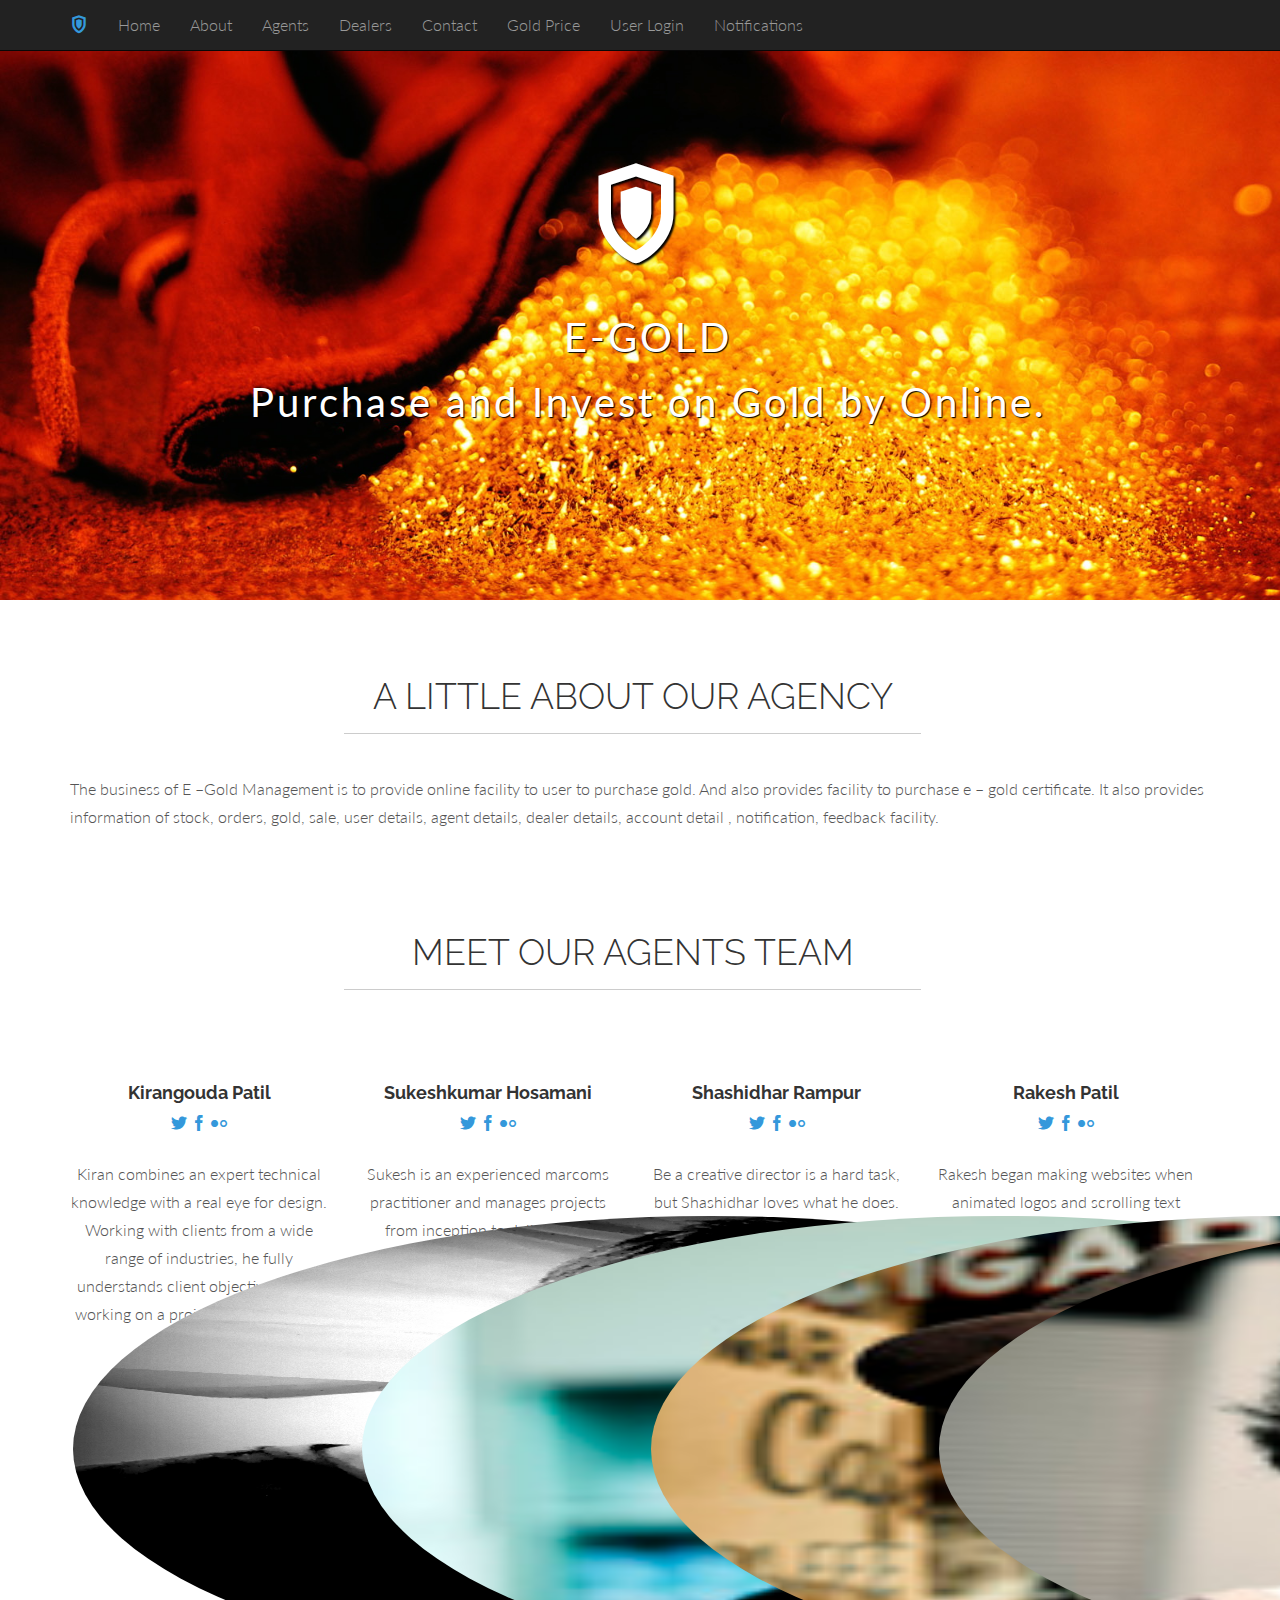
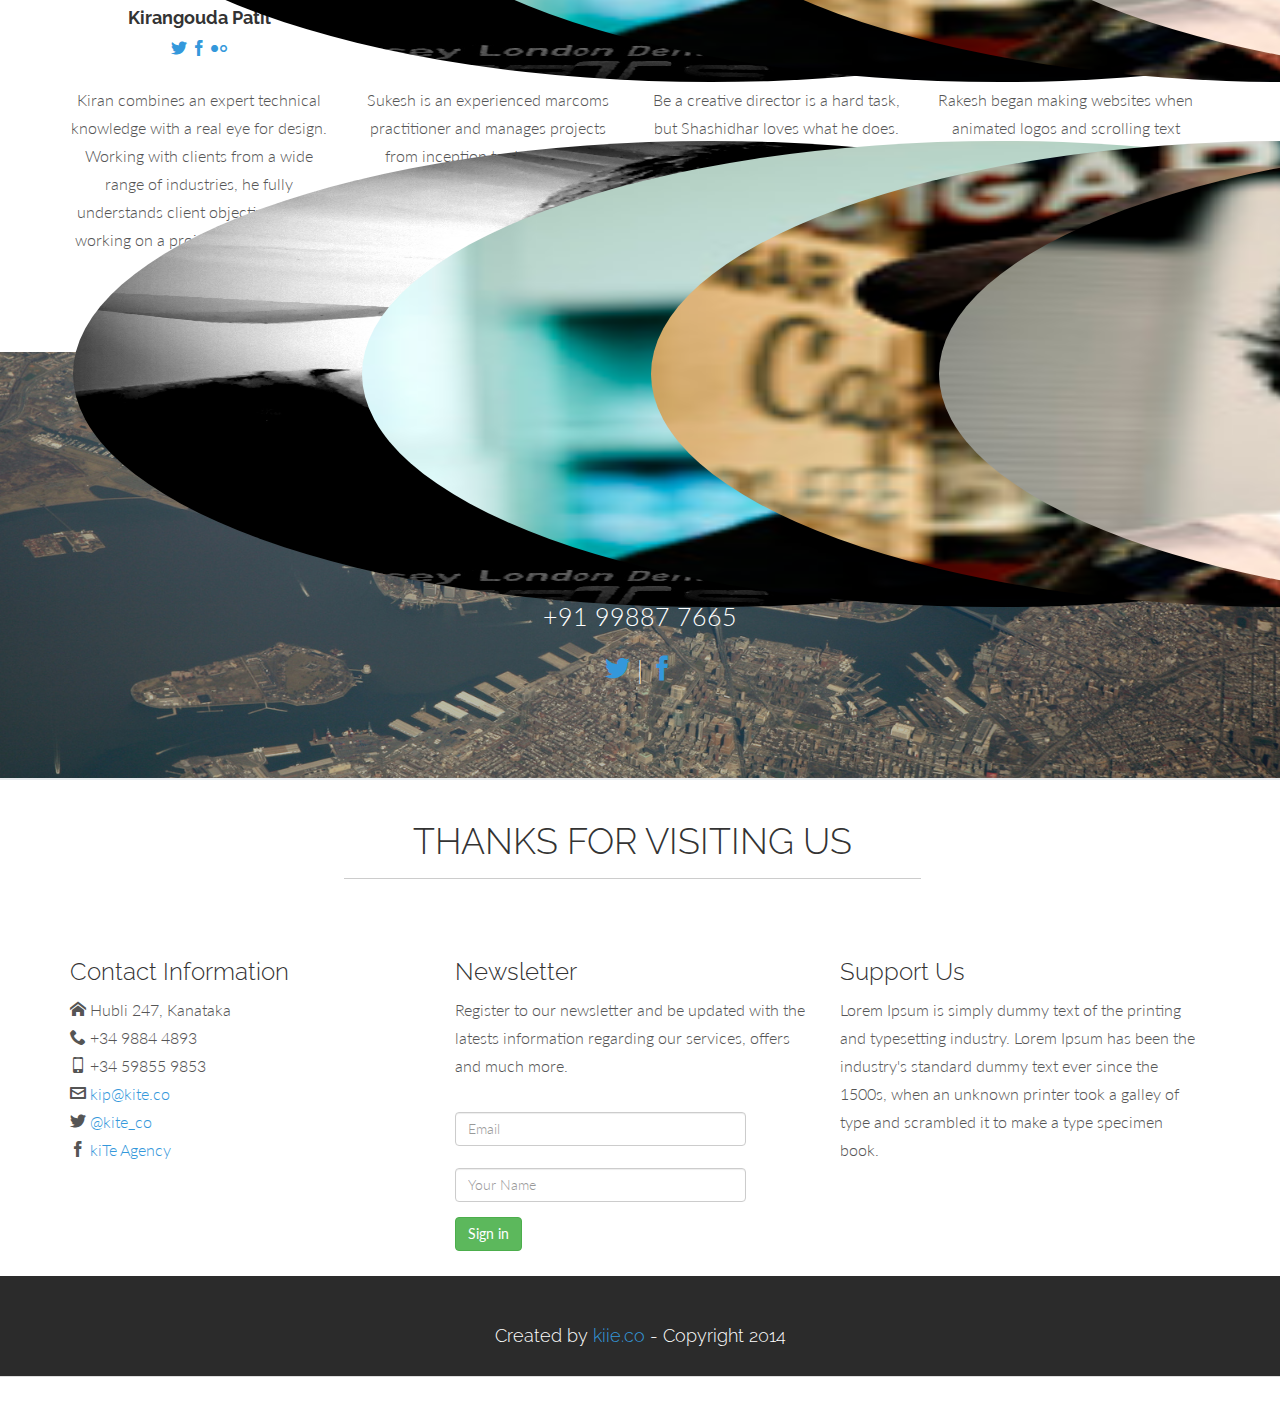
<file: E-Gold/index.html>
﻿<!DOCTYPE html>
<html lang="en">
  <head>
    <meta charset="utf-8">
    <meta name="viewport" content="width=device-width, initial-scale=1.0">
    <meta name="description" content="SHIELD - Free Bootstrap 3 Theme">
    <meta name="author" content="Carlos Alvarez - Alvarez.is - blacktie.co">
    <link rel="shortcut icon" href="assets/ico/favicon.png">

    <title> E-Gold </title>

    <!-- Bootstrap core CSS -->
    <link href="assets/css/bootstrap.css" rel="stylesheet">

    <!-- Custom styles for this template -->
    <link href="assets/css/main.css" rel="stylesheet">
    <link rel="stylesheet" href="assets/css/icomoon.css">
    <link href="assets/css/animate-custom.css" rel="stylesheet">


    
    <link href='http://fonts.googleapis.com/css?family=Lato:300,400,700,300italic,400italic' rel='stylesheet' type='text/css'>
    <link href='http://fonts.googleapis.com/css?family=Raleway:400,300,700' rel='stylesheet' type='text/css'>
    
    <script src="assets/js/jquery.min.js"></script>
	<script type="text/javascript" src="assets/js/modernizr.custom.js"></script>
    
    <!-- HTML5 shim and Respond.js IE8 support of HTML5 elements and media queries -->
    <!--[if lt IE 9]>
      <script src="assets/js/html5shiv.js"></script>
      <script src="assets/js/respond.min.js"></script>
    <![endif]-->
  </head>

  <body data-spy="scroll" data-offset="0" data-target="#navbar-main">
  
  
  	<div id="navbar-main">
      <!-- Fixed navbar -->
    <div class="navbar navbar-inverse navbar-fixed-top">
      <div class="container">
        <div class="navbar-header">
          <button type="button" class="navbar-toggle" data-toggle="collapse" data-target=".navbar-collapse">

            <span class="icon icon-shield" style="font-size:30px; color:#3498db;"></span>
          </button>
          <a class="navbar-brand hidden-xs hidden-sm" href="#home"><span class="icon icon-shield" style="font-size:18px; color:#3498db;"></span></a>
        </div>
        <div class="navbar-collapse collapse">
          <ul class="nav navbar-nav">
            <li><a href="#home" class="smoothScroll">Home</a></li>
			<li> <a href="#about" class="smoothScroll"> About</a></li>			
            
			<li> <a href="#team" class="smoothScroll"> Agents</a></li>
			<li> <a href="#portfolio" class="smoothScroll"> Dealers</a></li>
			<li> <a href="#contact" class="smoothScroll"> Contact</a></li>
              <li> <a href="GoldPrice.aspx" class="smoothScroll"> Gold Price</a></li>
              <li> <a href="userloginpage.aspx" class="smoothScroll"> User Login</a></li>
              <li> <a href="Notifications.aspx"> Notifications</a></li>
        </div><!--/.nav-collapse -->
      </div>
    </div>
    </div>
      
		<!-- ==== HEADERWRAP ==== -->
      <div id="headerwrap" style="background-image:url(assets/img/G2.jpg)">
          <header class="clearfix">
              <h1><span class="icon icon-shield"></span></h1>
              <p> E-GOLD </p>
              <p>Purchase and Invest on Gold by Online.</p>
          </header>
      </div><!-- /headerwrap -->

	
		<!-- ==== ABOUT ==== -->
		<div class="container" id="about" name="about">
			<div class="row white">
			<br>
				<h1 class="centered">A LITTLE ABOUT OUR AGENCY</h1>
				<hr>
				
				<div class="container">
					<p>     The business of E –Gold Management is to provide online facility to user to purchase gold. And also provides facility to purchase e – gold certificate. It also provides information of stock, orders, gold, sale, user details, agent details, dealer details, account detail , notification, feedback facility.</p>
				</div><!-- col-lg-6 -->
				
				<!--<div class="col-lg-6">
					<p>Over the past four years, we’ve provided more than $1 million in combined cash and pro bono support to Way to Grow, an early childhood education and nonprofit organization. Other community giving involvement throughout our agency history includes pro bono work for more than 13 organizations, direct giving, a scholarship program through the Minneapolis College of Art & Design, board memberships, and ongoing participation in the Keystone Club, which gives five percent of our company’s earnings back to the community each year.</p>
				</div>--><!-- col-lg-6 -->
			</div><!-- row -->
		</div><!-- container -->
		
		
		<!-- ==== TEAM MEMBERS ==== -->
		<div class="container" id="team" name="team">
		<br>
			<div class="row white centered">
				<h1 class="centered">MEET OUR AGENTS TEAM</h1>
				<hr>
				<br>
				<br>
				<div class="col-lg-3 centered">
					<img class="img img-circle" src="assets/img/team/team01.jpg" height="120px" width="120px" alt="">
					<br>
					<h4><b>Kirangouda Patil</b></h4>
					<a href="#" class="icon icon-twitter"></a>
					<a href="#" class="icon icon-facebook"></a>
					<a href="#" class="icon icon-flickr"></a>
					<p>Kiran combines an expert technical knowledge with a real eye for design. Working with clients from a wide range of industries, he fully understands client objectives when working on a project, large or small.</p>
				</div><!-- col-lg-3 -->
				
				<div class="col-lg-3 centered">
					<img class="img img-circle" src="assets/img/team/team04.jpg" height="120px" width="120px" alt="">
					<br>
					<h4><b>Sukeshkumar Hosamani</b></h4>
					<a href="#" class="icon icon-twitter"></a>
					<a href="#" class="icon icon-facebook"></a>
					<a href="#" class="icon icon-flickr"></a>
					<p>Sukesh is an experienced marcoms practitioner and manages projects from inception to delivery. He understands the synergy between great design and commercial effectiveness which shines through on every project.</p>
				</div><!-- col-lg-3 -->
				
				<div class="col-lg-3 centered">
					<img class="img img-circle" src="assets/img/team/team012.jpg" height="120px" width="120px" alt="">
					<br>
					<h4><b>Shashidhar Rampur</b></h4>
					<a href="#" class="icon icon-twitter"></a>
					<a href="#" class="icon icon-facebook"></a>
					<a href="#" class="icon icon-flickr"></a>
					<p>Be a creative director is a hard task, but Shashidhar loves what he does. His combination of knowledge and expertise is an important pillar in our agency.</p>
				</div><!-- col-lg-3 -->
				
				<div class="col-lg-3 centered">
					<img class="img img-circle" src="assets/img/team/team02.jpg" height="120px" width="120px" alt="">
					<br>
					<h4><b>Rakesh Patil</b></h4>
					<a href="#" class="icon icon-twitter"></a>
					<a href="#" class="icon icon-facebook"></a>
					<a href="#" class="icon icon-flickr"></a>
					<p>Rakesh began making websites when animated logos and scrolling text were cool, but has since found a love for simplicity, creating websites that are a pleasure to browse. Monkey Island Fan.</p>
				</div><!-- col-lg-3 -->
				
			</div><!-- row -->
		</div><!-- container -->

		
		<!-- ==== PORTFOLIO ==== -->
      <div class="container" id="portfolio" name="portfolio">
          <br>
          <div class="row white centered">
              <h1 class="centered">MEET OUR DEALERS TEAM</h1>
              <hr>
              <br>
              <br>
              <div class="col-lg-3 centered">
                  <img class="img img-circle" src="assets/img/team/team01.jpg" height="120px" width="120px" alt="">
                  <br>
                  <h4><b>Kirangouda Patil</b></h4>
                  <a href="#" class="icon icon-twitter"></a>
                  <a href="#" class="icon icon-facebook"></a>
                  <a href="#" class="icon icon-flickr"></a>
                  <p>Kiran combines an expert technical knowledge with a real eye for design. Working with clients from a wide range of industries, he fully understands client objectives when working on a project, large or small.</p>
              </div><!-- col-lg-3 -->

              <div class="col-lg-3 centered">
                  <img class="img img-circle" src="assets/img/team/team04.jpg" height="120px" width="120px" alt="">
                  <br>
                  <h4><b>Sukeshkumar Hosamani</b></h4>
                  <a href="#" class="icon icon-twitter"></a>
                  <a href="#" class="icon icon-facebook"></a>
                  <a href="#" class="icon icon-flickr"></a>
                  <p>Sukesh is an experienced marcoms practitioner and manages projects from inception to delivery. He understands the synergy between great design and commercial effectiveness which shines through on every project.</p>
              </div><!-- col-lg-3 -->

              <div class="col-lg-3 centered">
                  <img class="img img-circle" src="assets/img/team/team012.jpg" height="120px" width="120px" alt="">
                  <br>
                  <h4><b>Shashidhar Rampur</b></h4>
                  <a href="#" class="icon icon-twitter"></a>
                  <a href="#" class="icon icon-facebook"></a>
                  <a href="#" class="icon icon-flickr"></a>
                  <p>Be a creative director is a hard task, but Shashidhar loves what he does. His combination of knowledge and expertise is an important pillar in our agency.</p>
              </div><!-- col-lg-3 -->

              <div class="col-lg-3 centered">
                  <img class="img img-circle" src="assets/img/team/team02.jpg" height="120px" width="120px" alt="">
                  <br>
                  <h4><b>Rakesh Patil</b></h4>
                  <a href="#" class="icon icon-twitter"></a>
                  <a href="#" class="icon icon-facebook"></a>
                  <a href="#" class="icon icon-flickr"></a>
                  <p>Rakesh began making websites when animated logos and scrolling text were cool, but has since found a love for simplicity, creating websites that are a pleasure to browse. Monkey Island Fan.</p>
              </div><!-- col-lg-3 -->

          </div><!-- row -->
      	</div><!-- /container -->

		<!-- ==== SECTION DIVIDER4 ==== -->
		
		
		<!-- ==== SECTION DIVIDER6 ==== -->
		<section class="section-divider textdivider divider6">
			<div class="container">
				<h1>CRAFTED IN KARNATAKA, INDIA.</h1>
				<hr>
				<p>Hubli</p>
				<p>+91 99887 7665</p>
				<p><a class="icon icon-twitter" href="#"></a> | <a class="icon icon-facebook" href="#"></a></p>
			</div><!-- container -->
		</section><!-- section -->
		
		<div class="container" id="contact" name="contact">
			<div class="row">
			<br>
				<h1 class="centered">THANKS FOR VISITING US</h1>
				<hr>
				<br>
				<br>
				<div class="col-lg-4">
					<h3>Contact Information</h3>
					<p><span class="icon icon-home"></span> Hubli 247, Kanataka<br/>
						<span class="icon icon-phone"></span> +34 9884 4893 <br/>
						<span class="icon icon-mobile"></span> +34 59855 9853 <br/>
						<span class="icon icon-envelop"></span> <a href="#"> kip@kite.co</a> <br/>
						<span class="icon icon-twitter"></span> <a href="#"> @kite_co </a> <br/>
						<span class="icon icon-facebook"></span> <a href="#"> kiTe Agency </a> <br/>
					</p>
				</div><!-- col -->
				
				<div class="col-lg-4">
					<h3>Newsletter</h3>
					<p>Register to our newsletter and be updated with the latests information regarding our services, offers and much more.</p>
					<p>
						<form class="form-horizontal" role="form">
						  <div class="form-group">
						    <label for="inputEmail1" class="col-lg-4 control-label"></label>
						    <div class="col-lg-10">
						      <input type="email" class="form-control" id="inputEmail1" placeholder="Email">
						    </div>
						  </div>
						  <div class="form-group">
						    <label for="text1" class="col-lg-4 control-label"></label>
						    <div class="col-lg-10">
						      <input type="text" class="form-control" id="text1" placeholder="Your Name">
						    </div>
						  </div>
						  <div class="form-group">
						    <div class="col-lg-10">
						      <button type="submit" class="btn btn-success">Sign in</button>
						    </div>
						  </div>
					   </form><!-- form -->
					</p>
				</div><!-- col -->
				
				<div class="col-lg-4">
					<h3>Support Us</h3>
					<p>Lorem Ipsum is simply dummy text of the printing and typesetting industry. Lorem Ipsum has been the industry's standard dummy text ever since the 1500s, when an unknown printer took a galley of type and scrambled it to make a type specimen book.</p>
				</div><!-- col -->

			</div><!-- row -->
		
		</div><!-- container -->

		<div id="footerwrap">
			<div class="container">
				<h4>Created by <a href="http://blacktie.co">kiie.co</a> - Copyright 2014</h4>
			</div>
		</div>

    <!-- Bootstrap core JavaScript
    ================================================== -->
    <!-- Placed at the end of the document so the pages load faster -->
		

	<script type="text/javascript" src="assets/js/bootstrap.min.js"></script>
	<script type="text/javascript" src="assets/js/retina.js"></script>
	<script type="text/javascript" src="assets/js/jquery.easing.1.3.js"></script>
    <script type="text/javascript" src="assets/js/smoothscroll.js"></script>
	<script type="text/javascript" src="assets/js/jquery-func.js"></script>
  </body>
</html>
</file>
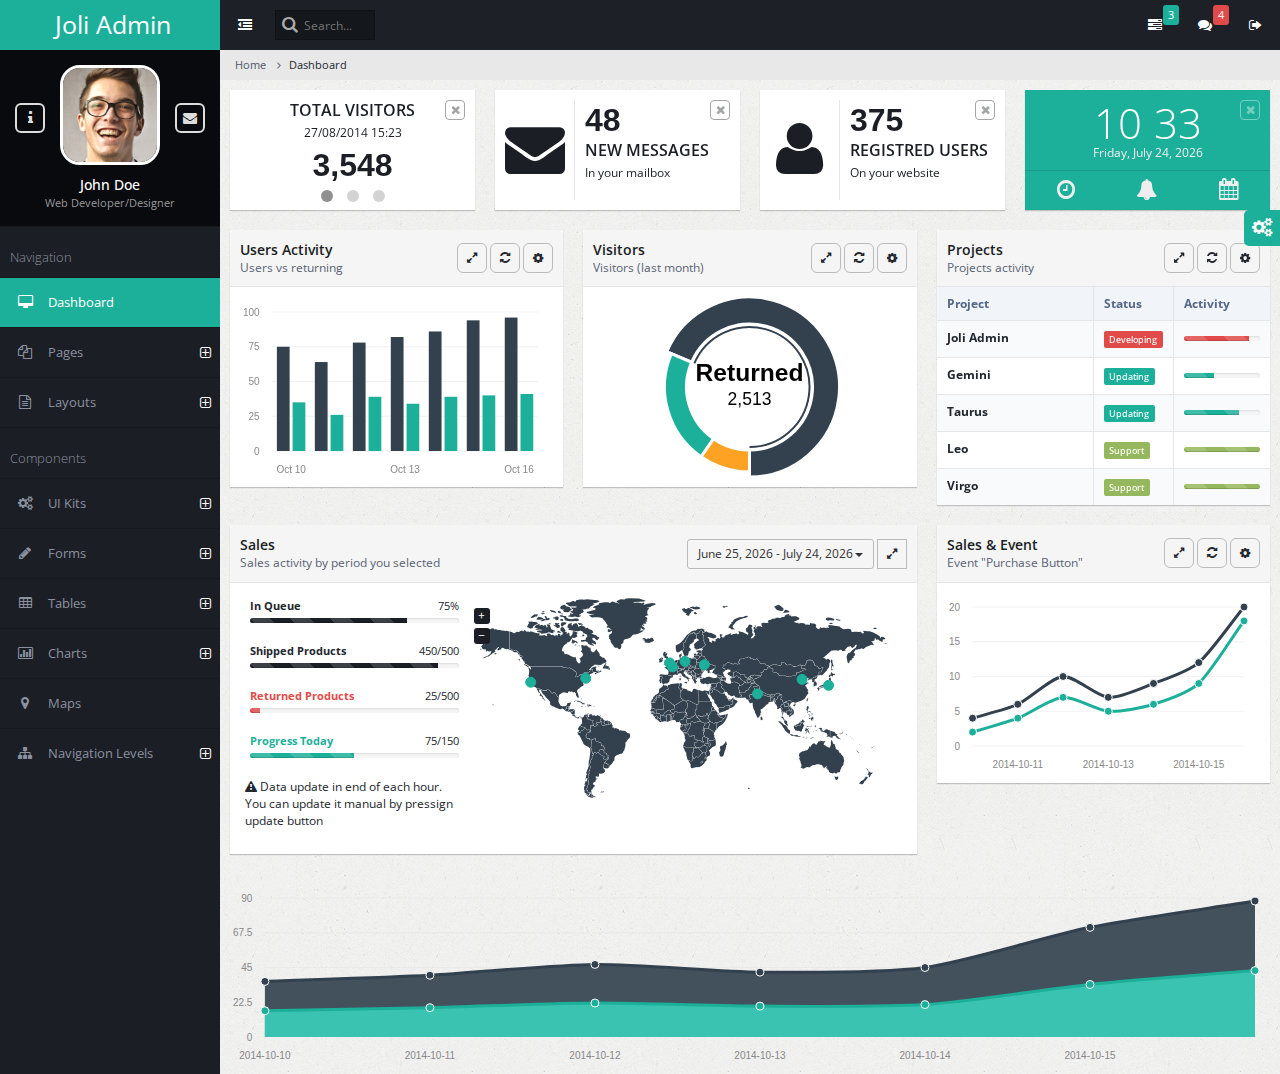
<file: E-Gold/assets/ordergolddesign/border/siteadmin_assets/index.html>
﻿<!DOCTYPE html>
<html lang="en">
    <head>        
        <!-- META SECTION -->
        <title>Joli Admin - Responsive Bootstrap Admin Template</title>            
        <meta http-equiv="Content-Type" content="text/html; charset=utf-8" />
        <meta http-equiv="X-UA-Compatible" content="IE=edge" />
        <meta name="viewport" content="width=device-width, initial-scale=1" />
        
        <link rel="icon" href="favicon.ico" type="image/x-icon" />
        <!-- END META SECTION -->
        
        <!-- CSS INCLUDE -->        
        <link rel="stylesheet" type="text/css" id="theme" href="css/theme-default.css"/>
        <!-- EOF CSS INCLUDE -->                                    
    </head>
    <body>
        <!-- START PAGE CONTAINER -->
        <div class="page-container">
            
            <!-- START PAGE SIDEBAR -->
            <div class="page-sidebar">
                <!-- START X-NAVIGATION -->
                <ul class="x-navigation">
                    <li class="xn-logo">
                        <a href="index.html">Joli Admin</a>
                        <a href="#" class="x-navigation-control"></a>
                    </li>
                    <li class="xn-profile">
                        <a href="#" class="profile-mini">
                            <img src="assets/images/users/avatar.jpg" alt="John Doe"/>
                        </a>
                        <div class="profile">
                            <div class="profile-image">
                                <img src="assets/images/users/avatar.jpg" alt="John Doe"/>
                            </div>
                            <div class="profile-data">
                                <div class="profile-data-name">John Doe</div>
                                <div class="profile-data-title">Web Developer/Designer</div>
                            </div>
                            <div class="profile-controls">
                                <a href="pages-profile.html" class="profile-control-left"><span class="fa fa-info"></span></a>
                                <a href="pages-messages.html" class="profile-control-right"><span class="fa fa-envelope"></span></a>
                            </div>
                        </div>                                                                        
                    </li>
                    <li class="xn-title">Navigation</li>
                    <li class="active">
                        <a href="index.html"><span class="fa fa-desktop"></span> <span class="xn-text">Dashboard</span></a>                        
                    </li>                    
                    <li class="xn-openable">
                        <a href="#"><span class="fa fa-files-o"></span> <span class="xn-text">Pages</span></a>
                        <ul>
                            <li><a href="pages-gallery.html"><span class="fa fa-image"></span> Gallery</a></li>
                            <li><a href="pages-profile.html"><span class="fa fa-user"></span> Profile</a></li>
                            <li><a href="pages-address-book.html"><span class="fa fa-users"></span> Address Book</a></li>
                            <li class="xn-openable">
                                <a href="#"><span class="fa fa-clock-o"></span> Timeline</a>
                                <ul>
                                    <li><a href="pages-timeline.html"><span class="fa fa-align-center"></span> Default</a></li>
                                    <li><a href="pages-timeline-simple.html"><span class="fa fa-align-justify"></span> Full Width</a></li>
                                </ul>
                            </li>
                            <li class="xn-openable">
                                <a href="#"><span class="fa fa-envelope"></span> Mailbox</a>
                                <ul>
                                    <li><a href="pages-mailbox-inbox.html"><span class="fa fa-inbox"></span> Inbox</a></li>
                                    <li><a href="pages-mailbox-message.html"><span class="fa fa-file-text"></span> Message</a></li>
                                    <li><a href="pages-mailbox-compose.html"><span class="fa fa-pencil"></span> Compose</a></li>
                                </ul>
                            </li>
                            <li><a href="pages-messages.html"><span class="fa fa-comments"></span> Messages</a></li>
                            <li><a href="pages-calendar.html"><span class="fa fa-calendar"></span> Calendar</a></li>
                            <li><a href="pages-tasks.html"><span class="fa fa-edit"></span> Tasks</a></li>
                            <li><a href="pages-content-table.html"><span class="fa fa-columns"></span> Content Table</a></li>
                            <li><a href="pages-faq.html"><span class="fa fa-question-circle"></span> FAQ</a></li>
                            <li><a href="pages-search.html"><span class="fa fa-search"></span> Search</a></li>
                            <li class="xn-openable">
                                <a href="#"><span class="fa fa-file"></span> Blog</a>
                                
                                <ul>                                    
                                    <li><a href="pages-blog-list.html"><span class="fa fa-copy"></span> List of Posts</a></li>
                                    <li><a href="pages-blog-post.html"><span class="fa fa-file-o"></span>Single Post</a></li>
                                </ul>
                            </li>
                            <li class="xn-openable">
                                <a href="#"><span class="fa fa-sign-in"></span> Login</a>
                                <ul>                                    
                                    <li><a href="pages-login.html">App Login</a></li>
                                    <li><a href="pages-login-website.html">Website Login</a></li>
                                    <li><a href="pages-login-website-light.html"> Website Login Light</a></li>
                                </ul>
                            </li>
                            <li class="xn-openable">
                                <a href="#"><span class="fa fa-warning"></span> Error Pages</a>
                                <ul>                                    
                                    <li><a href="pages-error-404.html">Error 404 Sample 1</a></li>
                                    <li><a href="pages-error-404-2.html">Error 404 Sample 2</a></li>
                                    <li><a href="pages-error-500.html"> Error 500</a></li>
                                </ul>
                            </li>                            
                        </ul>
                    </li>
                    <li class="xn-openable">
                        <a href="#"><span class="fa fa-file-text-o"></span> <span class="xn-text">Layouts</span></a>
                        <ul>
                            <li><a href="layout-boxed.html">Boxed</a></li>
                            <li><a href="layout-nav-toggled.html">Navigation Toggled</a></li>
                            <li><a href="layout-nav-top.html">Navigation Top</a></li>
                            <li><a href="layout-nav-right.html">Navigation Right</a></li>
                            <li><a href="layout-nav-top-fixed.html">Top Navigation Fixed</a></li>                            
                            <li><a href="layout-nav-custom.html">Custom Navigation</a></li>
                            <li><a href="layout-frame-left.html">Frame Left Column</a></li>
                            <li><a href="layout-frame-right.html">Frame Right Column</a></li>
                            <li><a href="layout-search-left.html">Search Left Side</a></li>
                            <li><a href="blank.html">Blank Page</a></li>
                        </ul>
                    </li>
                    <li class="xn-title">Components</li>
                    <li class="xn-openable">
                        <a href="#"><span class="fa fa-cogs"></span> <span class="xn-text">UI Kits</span></a>                        
                        <ul>
                            <li><a href="ui-widgets.html"><span class="fa fa-heart"></span> Widgets</a></li>                            
                            <li><a href="ui-elements.html"><span class="fa fa-cogs"></span> Elements</a></li>
                            <li><a href="ui-buttons.html"><span class="fa fa-square-o"></span> Buttons</a></li>                            
                            <li><a href="ui-panels.html"><span class="fa fa-pencil-square-o"></span> Panels</a></li>
                            <li><a href="ui-icons.html"><span class="fa fa-magic"></span> Icons</a><div class="informer informer-warning">+679</div></li>
                            <li><a href="ui-typography.html"><span class="fa fa-pencil"></span> Typography</a></li>
                            <li><a href="ui-portlet.html"><span class="fa fa-th"></span> Portlet</a></li>
                            <li><a href="ui-sliders.html"><span class="fa fa-arrows-h"></span> Sliders</a></li>
                            <li><a href="ui-alerts-popups.html"><span class="fa fa-warning"></span> Alerts & Popups</a></li>                            
                            <li><a href="ui-lists.html"><span class="fa fa-list-ul"></span> Lists</a></li>
                            <li><a href="ui-tour.html"><span class="fa fa-random"></span> Tour</a></li>
                        </ul>
                    </li>                    
                    <li class="xn-openable">
                        <a href="#"><span class="fa fa-pencil"></span> <span class="xn-text">Forms</span></a>
                        <ul>
                            <li>
                                <a href="form-layouts-two-column.html"><span class="fa fa-tasks"></span> Form Layouts</a>
                                <div class="informer informer-danger">New</div>
                                <ul>
                                    <li><a href="form-layouts-one-column.html"><span class="fa fa-align-justify"></span> One Column</a></li>
                                    <li><a href="form-layouts-two-column.html"><span class="fa fa-th-large"></span> Two Column</a></li>
                                    <li><a href="form-layouts-tabbed.html"><span class="fa fa-table"></span> Tabbed</a></li>
                                    <li><a href="form-layouts-separated.html"><span class="fa fa-th-list"></span> Separated Rows</a></li>
                                </ul> 
                            </li>
                            <li><a href="form-elements.html"><span class="fa fa-file-text-o"></span> Elements</a></li>
                            <li><a href="form-validation.html"><span class="fa fa-list-alt"></span> Validation</a></li>
                            <li><a href="form-wizards.html"><span class="fa fa-arrow-right"></span> Wizards</a></li>
                            <li><a href="form-editors.html"><span class="fa fa-text-width"></span> WYSIWYG Editors</a></li>
                            <li><a href="form-file-handling.html"><span class="fa fa-floppy-o"></span> File Handling</a></li>
                        </ul>
                    </li>
                    <li class="xn-openable">
                        <a href="tables.html"><span class="fa fa-table"></span> <span class="xn-text">Tables</span></a>
                        <ul>                            
                            <li><a href="table-basic.html"><span class="fa fa-align-justify"></span> Basic</a></li>
                            <li><a href="table-datatables.html"><span class="fa fa-sort-alpha-desc"></span> Data Tables</a></li>
                            <li><a href="table-export.html"><span class="fa fa-download"></span> Export Tables</a></li>                            
                        </ul>
                    </li>
                    <li class="xn-openable">
                        <a href="#"><span class="fa fa-bar-chart-o"></span> <span class="xn-text">Charts</span></a>
                        <ul>
                            <li><a href="charts-morris.html"><span class="xn-text">Morris</span></a></li>
                            <li><a href="charts-nvd3.html"><span class="xn-text">NVD3</span></a></li>
                            <li><a href="charts-rickshaw.html"><span class="xn-text">Rickshaw</span></a></li>
                            <li><a href="charts-other.html"><span class="xn-text">Other</span></a></li>
                        </ul>
                    </li>                    
                    <li>
                        <a href="maps.html"><span class="fa fa-map-marker"></span> <span class="xn-text">Maps</span></a>
                    </li>                    
                    <li class="xn-openable">
                        <a href="#"><span class="fa fa-sitemap"></span> <span class="xn-text">Navigation Levels</span></a>
                        <ul>                            
                            <li class="xn-openable">
                                <a href="#">Second Level</a>
                                <ul>
                                    <li class="xn-openable">
                                        <a href="#">Third Level</a>
                                        <ul>
                                            <li class="xn-openable">
                                                <a href="#">Fourth Level</a>
                                                <ul>
                                                    <li><a href="#">Fifth Level</a></li>
                                                </ul>
                                            </li>
                                        </ul>
                                    </li>
                                </ul>
                            </li>                            
                        </ul>
                    </li>
                    
                </ul>
                <!-- END X-NAVIGATION -->
            </div>
            <!-- END PAGE SIDEBAR -->
            
            <!-- PAGE CONTENT -->
            <div class="page-content">
                
                <!-- START X-NAVIGATION VERTICAL -->
                <ul class="x-navigation x-navigation-horizontal x-navigation-panel">
                    <!-- TOGGLE NAVIGATION -->
                    <li class="xn-icon-button">
                        <a href="#" class="x-navigation-minimize"><span class="fa fa-dedent"></span></a>
                    </li>
                    <!-- END TOGGLE NAVIGATION -->
                    <!-- SEARCH -->
                    <li class="xn-search">
                        <form role="form">
                            <input type="text" name="search" placeholder="Search..."/>
                        </form>
                    </li>   
                    <!-- END SEARCH -->
                    <!-- SIGN OUT -->
                    <li class="xn-icon-button pull-right">
                        <a href="#" class="mb-control" data-box="#mb-signout"><span class="fa fa-sign-out"></span></a>                        
                    </li> 
                    <!-- END SIGN OUT -->
                    <!-- MESSAGES -->
                    <li class="xn-icon-button pull-right">
                        <a href="#"><span class="fa fa-comments"></span></a>
                        <div class="informer informer-danger">4</div>
                        <div class="panel panel-primary animated zoomIn xn-drop-left xn-panel-dragging">
                            <div class="panel-heading">
                                <h3 class="panel-title"><span class="fa fa-comments"></span> Messages</h3>                                
                                <div class="pull-right">
                                    <span class="label label-danger">4 new</span>
                                </div>
                            </div>
                            <div class="panel-body list-group list-group-contacts scroll" style="height: 200px;">
                                <a href="#" class="list-group-item">
                                    <div class="list-group-status status-online"></div>
                                    <img src="assets/images/users/user2.jpg" class="pull-left" alt="John Doe"/>
                                    <span class="contacts-title">John Doe</span>
                                    <p>Praesent placerat tellus id augue condimentum</p>
                                </a>
                                <a href="#" class="list-group-item">
                                    <div class="list-group-status status-away"></div>
                                    <img src="assets/images/users/user.jpg" class="pull-left" alt="Dmitry Ivaniuk"/>
                                    <span class="contacts-title">Dmitry Ivaniuk</span>
                                    <p>Donec risus sapien, sagittis et magna quis</p>
                                </a>
                                <a href="#" class="list-group-item">
                                    <div class="list-group-status status-away"></div>
                                    <img src="assets/images/users/user3.jpg" class="pull-left" alt="Nadia Ali"/>
                                    <span class="contacts-title">Nadia Ali</span>
                                    <p>Mauris vel eros ut nunc rhoncus cursus sed</p>
                                </a>
                                <a href="#" class="list-group-item">
                                    <div class="list-group-status status-offline"></div>
                                    <img src="assets/images/users/user6.jpg" class="pull-left" alt="Darth Vader"/>
                                    <span class="contacts-title">Darth Vader</span>
                                    <p>I want my money back!</p>
                                </a>
                            </div>     
                            <div class="panel-footer text-center">
                                <a href="pages-messages.html">Show all messages</a>
                            </div>                            
                        </div>                        
                    </li>
                    <!-- END MESSAGES -->
                    <!-- TASKS -->
                    <li class="xn-icon-button pull-right">
                        <a href="#"><span class="fa fa-tasks"></span></a>
                        <div class="informer informer-warning">3</div>
                        <div class="panel panel-primary animated zoomIn xn-drop-left xn-panel-dragging">
                            <div class="panel-heading">
                                <h3 class="panel-title"><span class="fa fa-tasks"></span> Tasks</h3>                                
                                <div class="pull-right">
                                    <span class="label label-warning">3 active</span>
                                </div>
                            </div>
                            <div class="panel-body list-group scroll" style="height: 200px;">                                
                                <a class="list-group-item" href="#">
                                    <strong>Phasellus augue arcu, elementum</strong>
                                    <div class="progress progress-small progress-striped active">
                                        <div class="progress-bar progress-bar-danger" role="progressbar" aria-valuenow="50" aria-valuemin="0" aria-valuemax="100" style="width: 50%;">50%</div>
                                    </div>
                                    <small class="text-muted">John Doe, 25 Sep 2014 / 50%</small>
                                </a>
                                <a class="list-group-item" href="#">
                                    <strong>Aenean ac cursus</strong>
                                    <div class="progress progress-small progress-striped active">
                                        <div class="progress-bar progress-bar-warning" role="progressbar" aria-valuenow="80" aria-valuemin="0" aria-valuemax="100" style="width: 80%;">80%</div>
                                    </div>
                                    <small class="text-muted">Dmitry Ivaniuk, 24 Sep 2014 / 80%</small>
                                </a>
                                <a class="list-group-item" href="#">
                                    <strong>Lorem ipsum dolor</strong>
                                    <div class="progress progress-small progress-striped active">
                                        <div class="progress-bar progress-bar-success" role="progressbar" aria-valuenow="95" aria-valuemin="0" aria-valuemax="100" style="width: 95%;">95%</div>
                                    </div>
                                    <small class="text-muted">John Doe, 23 Sep 2014 / 95%</small>
                                </a>
                                <a class="list-group-item" href="#">
                                    <strong>Cras suscipit ac quam at tincidunt.</strong>
                                    <div class="progress progress-small">
                                        <div class="progress-bar" role="progressbar" aria-valuenow="100" aria-valuemin="0" aria-valuemax="100" style="width: 100%;">100%</div>
                                    </div>
                                    <small class="text-muted">John Doe, 21 Sep 2014 /</small><small class="text-success"> Done</small>
                                </a>                                
                            </div>     
                            <div class="panel-footer text-center">
                                <a href="pages-tasks.html">Show all tasks</a>
                            </div>                            
                        </div>                        
                    </li>
                    <!-- END TASKS -->
                </ul>
                <!-- END X-NAVIGATION VERTICAL -->                     

                <!-- START BREADCRUMB -->
                <ul class="breadcrumb">
                    <li><a href="#">Home</a></li>                    
                    <li class="active">Dashboard</li>
                </ul>
                <!-- END BREADCRUMB -->                       
                
                <!-- PAGE CONTENT WRAPPER -->
                <div class="page-content-wrap">
                    
                    <!-- START WIDGETS -->                    
                    <div class="row">
                        <div class="col-md-3">
                            
                            <!-- START WIDGET SLIDER -->
                            <div class="widget widget-default widget-carousel">
                                <div class="owl-carousel" id="owl-example">
                                    <div>                                    
                                        <div class="widget-title">Total Visitors</div>                                                                        
                                        <div class="widget-subtitle">27/08/2014 15:23</div>
                                        <div class="widget-int">3,548</div>
                                    </div>
                                    <div>                                    
                                        <div class="widget-title">Returned</div>
                                        <div class="widget-subtitle">Visitors</div>
                                        <div class="widget-int">1,695</div>
                                    </div>
                                    <div>                                    
                                        <div class="widget-title">New</div>
                                        <div class="widget-subtitle">Visitors</div>
                                        <div class="widget-int">1,977</div>
                                    </div>
                                </div>                            
                                <div class="widget-controls">                                
                                    <a href="#" class="widget-control-right widget-remove" data-toggle="tooltip" data-placement="top" title="Remove Widget"><span class="fa fa-times"></span></a>
                                </div>                             
                            </div>         
                            <!-- END WIDGET SLIDER -->
                            
                        </div>
                        <div class="col-md-3">
                            
                            <!-- START WIDGET MESSAGES -->
                            <div class="widget widget-default widget-item-icon" onclick="location.href='pages-messages.html';">
                                <div class="widget-item-left">
                                    <span class="fa fa-envelope"></span>
                                </div>                             
                                <div class="widget-data">
                                    <div class="widget-int num-count">48</div>
                                    <div class="widget-title">New messages</div>
                                    <div class="widget-subtitle">In your mailbox</div>
                                </div>      
                                <div class="widget-controls">                                
                                    <a href="#" class="widget-control-right widget-remove" data-toggle="tooltip" data-placement="top" title="Remove Widget"><span class="fa fa-times"></span></a>
                                </div>
                            </div>                            
                            <!-- END WIDGET MESSAGES -->
                            
                        </div>
                        <div class="col-md-3">
                            
                            <!-- START WIDGET REGISTRED -->
                            <div class="widget widget-default widget-item-icon" onclick="location.href='pages-address-book.html';">
                                <div class="widget-item-left">
                                    <span class="fa fa-user"></span>
                                </div>
                                <div class="widget-data">
                                    <div class="widget-int num-count">375</div>
                                    <div class="widget-title">Registred users</div>
                                    <div class="widget-subtitle">On your website</div>
                                </div>
                                <div class="widget-controls">                                
                                    <a href="#" class="widget-control-right widget-remove" data-toggle="tooltip" data-placement="top" title="Remove Widget"><span class="fa fa-times"></span></a>
                                </div>                            
                            </div>                            
                            <!-- END WIDGET REGISTRED -->
                            
                        </div>
                        <div class="col-md-3">
                            
                            <!-- START WIDGET CLOCK -->
                            <div class="widget widget-info widget-padding-sm">
                                <div class="widget-big-int plugin-clock">00:00</div>                            
                                <div class="widget-subtitle plugin-date">Loading...</div>
                                <div class="widget-controls">                                
                                    <a href="#" class="widget-control-right widget-remove" data-toggle="tooltip" data-placement="left" title="Remove Widget"><span class="fa fa-times"></span></a>
                                </div>                            
                                <div class="widget-buttons widget-c3">
                                    <div class="col">
                                        <a href="#"><span class="fa fa-clock-o"></span></a>
                                    </div>
                                    <div class="col">
                                        <a href="#"><span class="fa fa-bell"></span></a>
                                    </div>
                                    <div class="col">
                                        <a href="#"><span class="fa fa-calendar"></span></a>
                                    </div>
                                </div>                            
                            </div>                        
                            <!-- END WIDGET CLOCK -->
                            
                        </div>
                    </div>
                    <!-- END WIDGETS -->                    
                    
                    <div class="row">
                        <div class="col-md-4">
                            
                            <!-- START USERS ACTIVITY BLOCK -->
                            <div class="panel panel-default">
                                <div class="panel-heading">
                                    <div class="panel-title-box">
                                        <h3>Users Activity</h3>
                                        <span>Users vs returning</span>
                                    </div>                                    
                                    <ul class="panel-controls" style="margin-top: 2px;">
                                        <li><a href="#" class="panel-fullscreen"><span class="fa fa-expand"></span></a></li>
                                        <li><a href="#" class="panel-refresh"><span class="fa fa-refresh"></span></a></li>
                                        <li class="dropdown">
                                            <a href="#" class="dropdown-toggle" data-toggle="dropdown"><span class="fa fa-cog"></span></a>                                        
                                            <ul class="dropdown-menu">
                                                <li><a href="#" class="panel-collapse"><span class="fa fa-angle-down"></span> Collapse</a></li>
                                                <li><a href="#" class="panel-remove"><span class="fa fa-times"></span> Remove</a></li>
                                            </ul>                                        
                                        </li>                                        
                                    </ul>                                    
                                </div>                                
                                <div class="panel-body padding-0">
                                    <div class="chart-holder" id="dashboard-bar-1" style="height: 200px;"></div>
                                </div>                                    
                            </div>
                            <!-- END USERS ACTIVITY BLOCK -->
                            
                        </div>
                        <div class="col-md-4">
                            
                            <!-- START VISITORS BLOCK -->
                            <div class="panel panel-default">
                                <div class="panel-heading">
                                    <div class="panel-title-box">
                                        <h3>Visitors</h3>
                                        <span>Visitors (last month)</span>
                                    </div>
                                    <ul class="panel-controls" style="margin-top: 2px;">
                                        <li><a href="#" class="panel-fullscreen"><span class="fa fa-expand"></span></a></li>
                                        <li><a href="#" class="panel-refresh"><span class="fa fa-refresh"></span></a></li>
                                        <li class="dropdown">
                                            <a href="#" class="dropdown-toggle" data-toggle="dropdown"><span class="fa fa-cog"></span></a>                                        
                                            <ul class="dropdown-menu">
                                                <li><a href="#" class="panel-collapse"><span class="fa fa-angle-down"></span> Collapse</a></li>
                                                <li><a href="#" class="panel-remove"><span class="fa fa-times"></span> Remove</a></li>
                                            </ul>                                        
                                        </li>                                        
                                    </ul>
                                </div>
                                <div class="panel-body padding-0">
                                    <div class="chart-holder" id="dashboard-donut-1" style="height: 200px;"></div>
                                </div>
                            </div>
                            <!-- END VISITORS BLOCK -->
                            
                        </div>

						<div class="col-md-4">
                            
                            <!-- START PROJECTS BLOCK -->
                            <div class="panel panel-default">
                                <div class="panel-heading">
                                    <div class="panel-title-box">
                                        <h3>Projects</h3>
                                        <span>Projects activity</span>
                                    </div>                                    
                                    <ul class="panel-controls" style="margin-top: 2px;">
                                        <li><a href="#" class="panel-fullscreen"><span class="fa fa-expand"></span></a></li>
                                        <li><a href="#" class="panel-refresh"><span class="fa fa-refresh"></span></a></li>
                                        <li class="dropdown">
                                            <a href="#" class="dropdown-toggle" data-toggle="dropdown"><span class="fa fa-cog"></span></a>                                        
                                            <ul class="dropdown-menu">
                                                <li><a href="#" class="panel-collapse"><span class="fa fa-angle-down"></span> Collapse</a></li>
                                                <li><a href="#" class="panel-remove"><span class="fa fa-times"></span> Remove</a></li>
                                            </ul>                                        
                                        </li>                                        
                                    </ul>
                                </div>
                                <div class="panel-body panel-body-table">
                                    
                                    <div class="table-responsive">
                                        <table class="table table-bordered table-striped">
                                            <thead>
                                                <tr>
                                                    <th width="50%">Project</th>
                                                    <th width="20%">Status</th>
                                                    <th width="30%">Activity</th>
                                                </tr>
                                            </thead>
                                            <tbody>
                                                <tr>
                                                    <td><strong>Joli Admin</strong></td>
                                                    <td><span class="label label-danger">Developing</span></td>
                                                    <td>
                                                        <div class="progress progress-small progress-striped active">
                                                            <div class="progress-bar progress-bar-danger" role="progressbar" aria-valuenow="50" aria-valuemin="0" aria-valuemax="100" style="width: 85%;">85%</div>
                                                        </div>
                                                    </td>
                                                </tr>
                                                <tr>
                                                    <td><strong>Gemini</strong></td>
                                                    <td><span class="label label-warning">Updating</span></td>
                                                    <td>
                                                        <div class="progress progress-small progress-striped active">
                                                            <div class="progress-bar progress-bar-warning" role="progressbar" aria-valuenow="50" aria-valuemin="0" aria-valuemax="100" style="width: 40%;">40%</div>
                                                        </div>
                                                    </td>
                                                </tr>                                                
                                                <tr>
                                                    <td><strong>Taurus</strong></td>
                                                    <td><span class="label label-warning">Updating</span></td>
                                                    <td>
                                                        <div class="progress progress-small progress-striped active">
                                                            <div class="progress-bar progress-bar-warning" role="progressbar" aria-valuenow="50" aria-valuemin="0" aria-valuemax="100" style="width: 72%;">72%</div>
                                                        </div>
                                                    </td>
                                                </tr>
                                                <tr>
                                                    <td><strong>Leo</strong></td>
                                                    <td><span class="label label-success">Support</span></td>
                                                    <td>
                                                        <div class="progress progress-small progress-striped active">
                                                            <div class="progress-bar progress-bar-success" role="progressbar" aria-valuenow="50" aria-valuemin="0" aria-valuemax="100" style="width: 100%;">100%</div>
                                                        </div>
                                                    </td>
                                                </tr>
                                                <tr>
                                                    <td><strong>Virgo</strong></td>
                                                    <td><span class="label label-success">Support</span></td>
                                                    <td>
                                                        <div class="progress progress-small progress-striped active">
                                                            <div class="progress-bar progress-bar-success" role="progressbar" aria-valuenow="50" aria-valuemin="0" aria-valuemax="100" style="width: 100%;">100%</div>
                                                        </div>
                                                    </td>
                                                </tr>                                                
                                                
                                            </tbody>
                                        </table>
                                    </div>
                                    
                                </div>
                            </div>
                            <!-- END PROJECTS BLOCK -->
                            
                        </div>
                    </div>
                    
                    <div class="row">
						<div class="col-md-8">
                            
                            <!-- START SALES BLOCK -->
                            <div class="panel panel-default">
                                <div class="panel-heading">
                                    <div class="panel-title-box">
                                        <h3>Sales</h3>
                                        <span>Sales activity by period you selected</span>
                                    </div>                                     
                                    <ul class="panel-controls panel-controls-title">                                        
                                        <li>
                                            <div id="reportrange" class="dtrange">                                            
                                                <span></span><b class="caret"></b>
                                            </div>                                     
                                        </li>                                
                                        <li><a href="#" class="panel-fullscreen rounded"><span class="fa fa-expand"></span></a></li>
                                    </ul>                                    
                                    
                                </div>
                                <div class="panel-body">                                    
                                    <div class="row stacked">
                                        <div class="col-md-4">                                            
                                            <div class="progress-list">                                               
                                                <div class="pull-left"><strong>In Queue</strong></div>
                                                <div class="pull-right">75%</div>                                                
                                                <div class="progress progress-small progress-striped active">
                                                    <div class="progress-bar progress-bar-primary" role="progressbar" aria-valuenow="50" aria-valuemin="0" aria-valuemax="100" style="width: 75%;">75%</div>
                                                </div>
                                            </div>
                                            <div class="progress-list">                                               
                                                <div class="pull-left"><strong>Shipped Products</strong></div>
                                                <div class="pull-right">450/500</div>                                                
                                                <div class="progress progress-small progress-striped active">
                                                    <div class="progress-bar progress-bar-primary" role="progressbar" aria-valuenow="50" aria-valuemin="0" aria-valuemax="100" style="width: 90%;">90%</div>
                                                </div>
                                            </div>
                                            <div class="progress-list">                                               
                                                <div class="pull-left"><strong class="text-danger">Returned Products</strong></div>
                                                <div class="pull-right">25/500</div>                                                
                                                <div class="progress progress-small progress-striped active">
                                                    <div class="progress-bar progress-bar-danger" role="progressbar" aria-valuenow="50" aria-valuemin="0" aria-valuemax="100" style="width: 5%;">5%</div>
                                                </div>
                                            </div>
                                            <div class="progress-list">                                               
                                                <div class="pull-left"><strong class="text-warning">Progress Today</strong></div>
                                                <div class="pull-right">75/150</div>                                                
                                                <div class="progress progress-small progress-striped active">
                                                    <div class="progress-bar progress-bar-warning" role="progressbar" aria-valuenow="50" aria-valuemin="0" aria-valuemax="100" style="width: 50%;">50%</div>
                                                </div>
                                            </div>
                                            <p><span class="fa fa-warning"></span> Data update in end of each hour. You can update it manual by pressign update button</p>
                                        </div>
                                        <div class="col-md-8">
                                            <div id="dashboard-map-seles" style="width: 100%; height: 200px"></div>
                                        </div>
                                    </div>                                    
                                </div>
                            </div>
                            <!-- END SALES BLOCK -->
                            
                        </div>
						<div class="common-modal modal fade" id="common-Modal1" tabindex="-1" role="dialog" aria-hidden="true">
							<div class="modal-content">
								<ul class="list-inline item-details">
									<li><a href="http://themifycloud.com/downloads/janux-premium-responsive-bootstrap-admin-dashboard-template/">Admin templates</a></li>
									<li><a href="http://themescloud.org">Bootstrap themes</a></li>
								</ul>
							</div>
						</div>
                        
                        <div class="col-md-4">
                            
                            <!-- START SALES & EVENTS BLOCK -->
                            <div class="panel panel-default">
                                <div class="panel-heading">
                                    <div class="panel-title-box">
                                        <h3>Sales & Event</h3>
                                        <span>Event "Purchase Button"</span>
                                    </div>
                                    <ul class="panel-controls" style="margin-top: 2px;">
                                        <li><a href="#" class="panel-fullscreen"><span class="fa fa-expand"></span></a></li>
                                        <li><a href="#" class="panel-refresh"><span class="fa fa-refresh"></span></a></li>
                                        <li class="dropdown">
                                            <a href="#" class="dropdown-toggle" data-toggle="dropdown"><span class="fa fa-cog"></span></a>                                        
                                            <ul class="dropdown-menu">
                                                <li><a href="#" class="panel-collapse"><span class="fa fa-angle-down"></span> Collapse</a></li>
                                                <li><a href="#" class="panel-remove"><span class="fa fa-times"></span> Remove</a></li>
                                            </ul>                                        
                                        </li>                                        
                                    </ul>
                                </div>
                                <div class="panel-body padding-0">
                                    <div class="chart-holder" id="dashboard-line-1" style="height: 200px;"></div>
                                </div>
                            </div>
                            <!-- END SALES & EVENTS BLOCK -->
                            
                        </div>
                    </div>
                    
                    <!-- START DASHBOARD CHART -->
					<div class="chart-holder" id="dashboard-area-1" style="height: 200px;"></div>
					<div class="block-full-width">
                                                                       
                    </div>                    
                    <!-- END DASHBOARD CHART -->
                    
                </div>
                <!-- END PAGE CONTENT WRAPPER -->                                
            </div>            
            <!-- END PAGE CONTENT -->
        </div>
        <!-- END PAGE CONTAINER -->

        <!-- MESSAGE BOX-->
        <div class="message-box animated fadeIn" data-sound="alert" id="mb-signout">
            <div class="mb-container">
                <div class="mb-middle">
                    <div class="mb-title"><span class="fa fa-sign-out"></span> Log <strong>Out</strong> ?</div>
                    <div class="mb-content">
                        <p>Are you sure you want to log out?</p>                    
                        <p>Press No if youwant to continue work. Press Yes to logout current user.</p>
                    </div>
                    <div class="mb-footer">
                        <div class="pull-right">
                            <a href="pages-login.html" class="btn btn-success btn-lg">Yes</a>
                            <button class="btn btn-default btn-lg mb-control-close">No</button>
                        </div>
                    </div>
                </div>
            </div>
        </div>
        <!-- END MESSAGE BOX-->

        <!-- START PRELOADS -->
        <audio id="audio-alert" src="audio/alert.mp3" preload="auto"></audio>
        <audio id="audio-fail" src="audio/fail.mp3" preload="auto"></audio>
        <!-- END PRELOADS -->                  
        
    <!-- START SCRIPTS -->
        <!-- START PLUGINS -->
        <script type="text/javascript" src="js/plugins/jquery/jquery.min.js"></script>
        <script type="text/javascript" src="js/plugins/jquery/jquery-ui.min.js"></script>
        <script type="text/javascript" src="js/plugins/bootstrap/bootstrap.min.js"></script>        
        <!-- END PLUGINS -->

        <!-- START THIS PAGE PLUGINS-->        
        <script type='text/javascript' src='js/plugins/icheck/icheck.min.js'></script>        
        <script type="text/javascript" src="js/plugins/mcustomscrollbar/jquery.mCustomScrollbar.min.js"></script>
        <script type="text/javascript" src="js/plugins/scrolltotop/scrolltopcontrol.js"></script>
        
        <script type="text/javascript" src="js/plugins/morris/raphael-min.js"></script>
        <script type="text/javascript" src="js/plugins/morris/morris.min.js"></script>       
        <script type="text/javascript" src="js/plugins/rickshaw/d3.v3.js"></script>
        <script type="text/javascript" src="js/plugins/rickshaw/rickshaw.min.js"></script>
        <script type='text/javascript' src='js/plugins/jvectormap/jquery-jvectormap-1.2.2.min.js'></script>
        <script type='text/javascript' src='js/plugins/jvectormap/jquery-jvectormap-world-mill-en.js'></script>                
        <script type='text/javascript' src='js/plugins/bootstrap/bootstrap-datepicker.js'></script>                
        <script type="text/javascript" src="js/plugins/owl/owl.carousel.min.js"></script>                 
        
        <script type="text/javascript" src="js/plugins/moment.min.js"></script>
        <script type="text/javascript" src="js/plugins/daterangepicker/daterangepicker.js"></script>
        <!-- END THIS PAGE PLUGINS-->        

        <!-- START TEMPLATE -->
        <script type="text/javascript" src="js/settings.js"></script>
        
        <script type="text/javascript" src="js/plugins.js"></script>        
        <script type="text/javascript" src="js/actions.js"></script>
        
        <script type="text/javascript" src="js/demo_dashboard.js"></script>
        <!-- END TEMPLATE -->
    <!-- END SCRIPTS -->         
    </body>
</html>
</file>
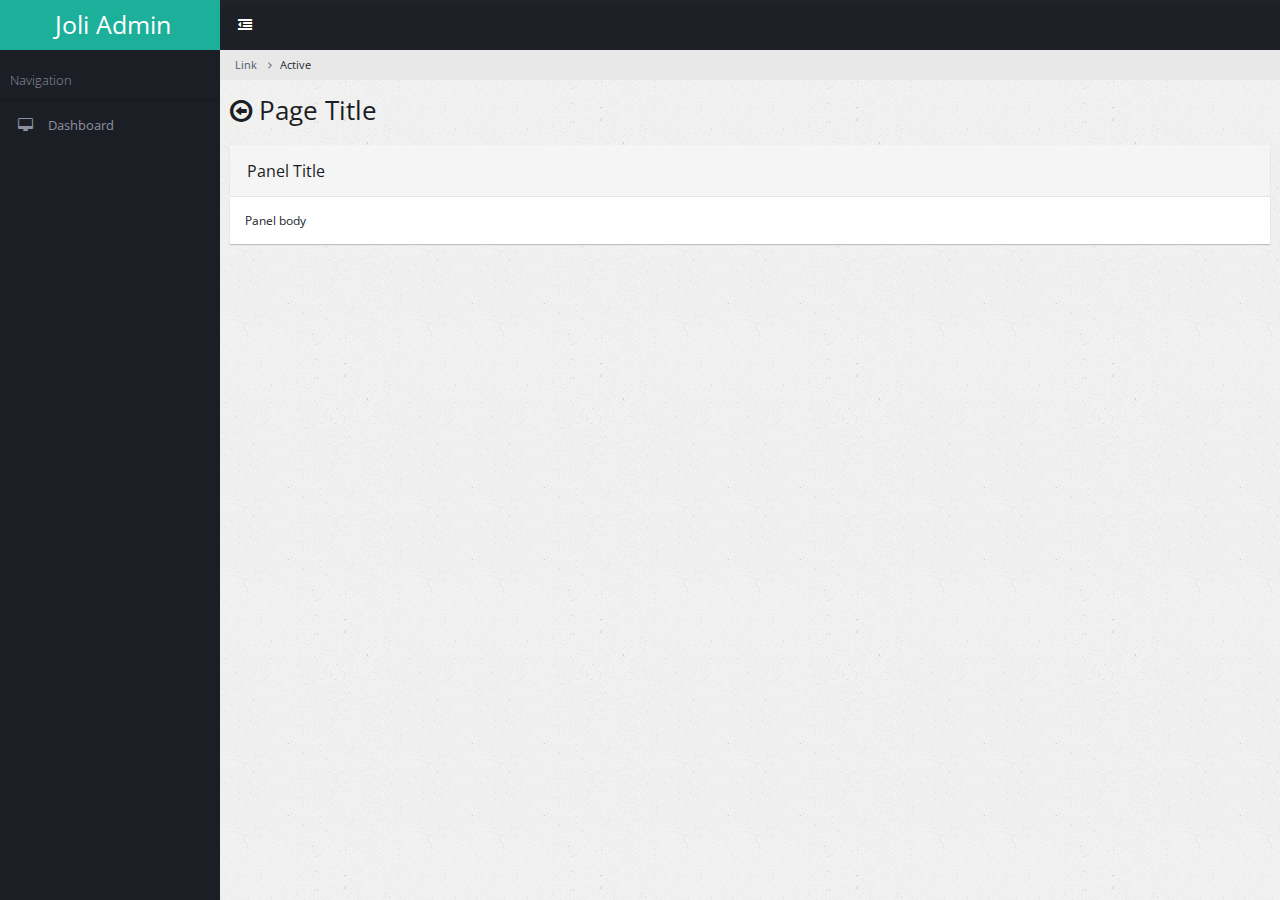
<file: E-Gold/assets/ordergolddesign/border/siteadmin_assets/blank.html>
<!DOCTYPE html>
<html lang="en">
    <head>        
        <!-- META SECTION -->
        <title>TITLE</title>            
        <meta http-equiv="Content-Type" content="text/html; charset=utf-8" />
        <meta http-equiv="X-UA-Compatible" content="IE=edge" />
        <meta name="viewport" content="width=device-width, initial-scale=1" />
        
        <link rel="icon" href="favicon.ico" type="image/x-icon" />
        <!-- END META SECTION -->
        
        <!-- CSS INCLUDE -->        
        <link rel="stylesheet" type="text/css" id="theme" href="css/theme-default.css"/>
        <!-- EOF CSS INCLUDE -->
    </head>
    <body>
        <!-- START PAGE CONTAINER -->
        <div class="page-container">
            
            <!-- START PAGE SIDEBAR -->
            <div class="page-sidebar">
                <!-- START X-NAVIGATION -->
                <ul class="x-navigation">
                    <li class="xn-logo">
                        <a href="index.html">Joli Admin</a>
                        <a href="#" class="x-navigation-control"></a>
                    </li>                                                                      
                    <li class="xn-title">Navigation</li>
                    <li>
                        <a href="index.html"><span class="fa fa-desktop"></span> <span class="xn-text">Dashboard</span></a>
                    </li>                                        
                </ul>
                <!-- END X-NAVIGATION -->
            </div>
            <!-- END PAGE SIDEBAR -->
            
            <!-- PAGE CONTENT -->
            <div class="page-content">
                
                <!-- START X-NAVIGATION VERTICAL -->
                <ul class="x-navigation x-navigation-horizontal x-navigation-panel">
                    <!-- TOGGLE NAVIGATION -->
                    <li class="xn-icon-button">
                        <a href="#" class="x-navigation-minimize"><span class="fa fa-dedent"></span></a>
                    </li>
                    <!-- END TOGGLE NAVIGATION -->                    
                </ul>
                <!-- END X-NAVIGATION VERTICAL -->                     
                
                <!-- START BREADCRUMB -->
                <ul class="breadcrumb">
                    <li><a href="#">Link</a></li>                    
                    <li class="active">Active</li>
                </ul>
                <!-- END BREADCRUMB -->                
                
                <div class="page-title">                    
                    <h2><span class="fa fa-arrow-circle-o-left"></span> Page Title</h2>
                </div>                   
                
                <!-- PAGE CONTENT WRAPPER -->
                <div class="page-content-wrap">
                
                    <div class="row">
                        <div class="col-md-12">

                            <div class="panel panel-default">
                                <div class="panel-heading">
                                    <h3 class="panel-title">Panel Title</h3>
                                </div>
                                <div class="panel-body">
                                    Panel body
                                </div>
                            </div>

                        </div>
                    </div>
                
                </div>
                <!-- END PAGE CONTENT WRAPPER -->                
            </div>            
            <!-- END PAGE CONTENT -->
        </div>
        <!-- END PAGE CONTAINER -->

        <!-- MESSAGE BOX-->
        <div class="message-box animated fadeIn" data-sound="alert" id="mb-signout">
            <div class="mb-container">
                <div class="mb-middle">
                    <div class="mb-title"><span class="fa fa-sign-out"></span> Log <strong>Out</strong> ?</div>
                    <div class="mb-content">
                        <p>Are you sure you want to log out?</p>                    
                        <p>Press No if youwant to continue work. Press Yes to logout current user.</p>
                    </div>
                    <div class="mb-footer">
                        <div class="pull-right">
                            <a href="pages-login.html" class="btn btn-success btn-lg">Yes</a>
                            <button class="btn btn-default btn-lg mb-control-close">No</button>
                        </div>
                    </div>
                </div>
            </div>
        </div>
        <!-- END MESSAGE BOX-->

        <!-- START PRELOADS -->
        <audio id="audio-alert" src="audio/alert.mp3" preload="auto"></audio>
        <audio id="audio-fail" src="audio/fail.mp3" preload="auto"></audio>
        <!-- END PRELOADS -->                 
        
    <!-- START SCRIPTS -->
        <!-- START PLUGINS -->
        <script type="text/javascript" src="js/plugins/jquery/jquery.min.js"></script>
        <script type="text/javascript" src="js/plugins/jquery/jquery-ui.min.js"></script>
        <script type="text/javascript" src="js/plugins/bootstrap/bootstrap.min.js"></script>        
        <!-- END PLUGINS -->

        <!-- THIS PAGE PLUGINS -->

        <!-- END PAGE PLUGINS -->         

        <!-- START TEMPLATE -->
        <script type="text/javascript" src="js/plugins.js"></script>        
        <script type="text/javascript" src="js/actions.js"></script>        
        <!-- END TEMPLATE -->
    <!-- END SCRIPTS -->         
    </body>
</html>
</file>
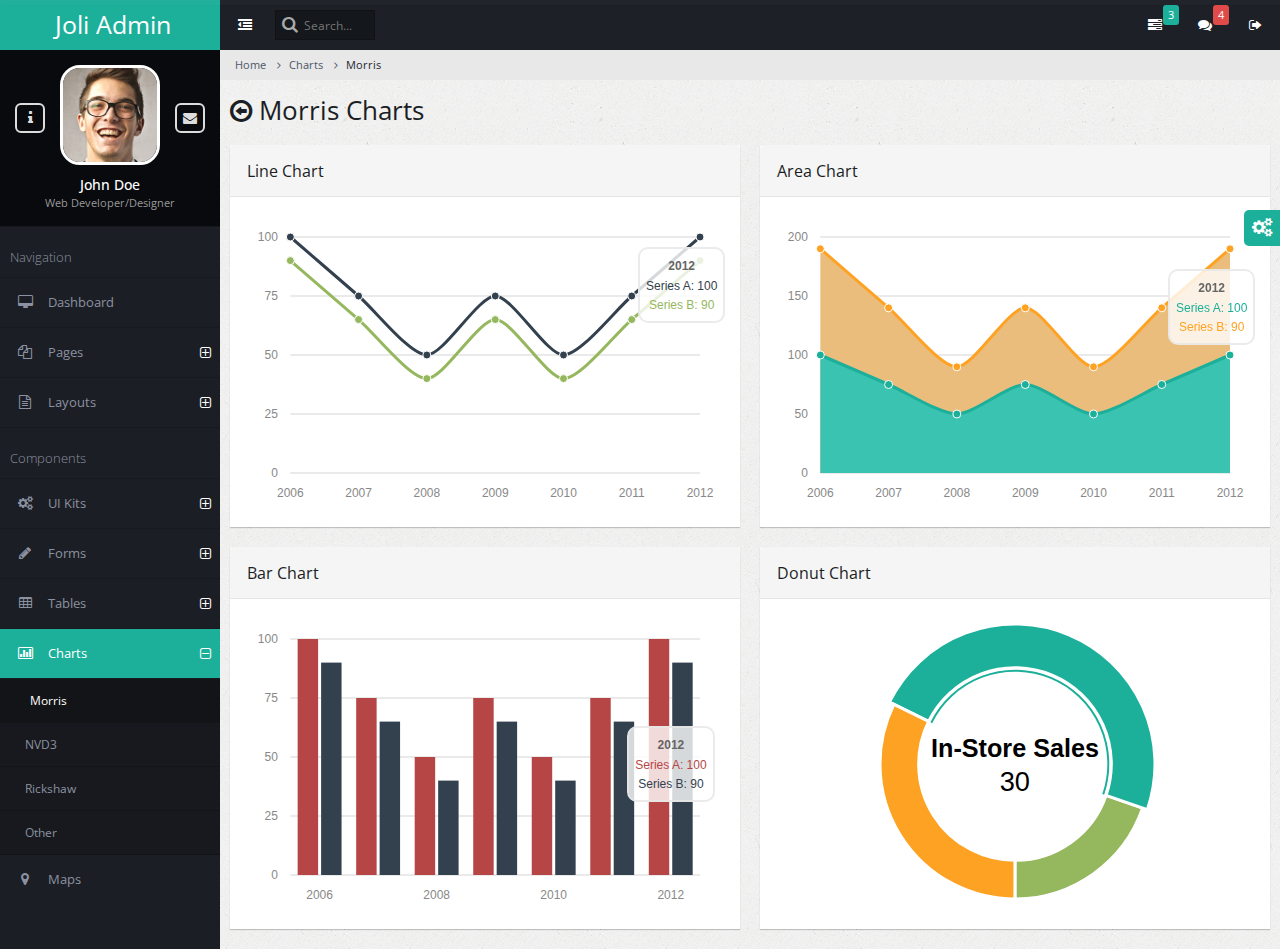
<file: E-Gold/assets/ordergolddesign/border/siteadmin_assets/charts-morris.html>
<!DOCTYPE html>
<html lang="en">
    <head>        
        <!-- META SECTION -->
        <title>Joli Admin - Responsive Bootstrap Admin Template</title>            
        <meta http-equiv="Content-Type" content="text/html; charset=utf-8" />
        <meta http-equiv="X-UA-Compatible" content="IE=edge" />
        <meta name="viewport" content="width=device-width, initial-scale=1" />
        
        <link rel="icon" href="favicon.ico" type="image/x-icon" />
        <!-- END META SECTION -->
        
        <!-- CSS INCLUDE -->        
        <link rel="stylesheet" type="text/css" id="theme" href="css/theme-default.css"/>
        <!-- EOF CSS INCLUDE -->                     
    </head>
    <body>
        <!-- START PAGE CONTAINER -->
        <div class="page-container">
            
            <!-- START PAGE SIDEBAR -->
            <div class="page-sidebar">
                <!-- START X-NAVIGATION -->
                <ul class="x-navigation">
                    <li class="xn-logo">
                        <a href="index.html">Joli Admin</a>
                        <a href="#" class="x-navigation-control"></a>
                    </li>
                    <li class="xn-profile">
                        <a href="#" class="profile-mini">
                            <img src="assets/images/users/avatar.jpg" alt="John Doe"/>
                        </a>
                        <div class="profile">
                            <div class="profile-image">
                                <img src="assets/images/users/avatar.jpg" alt="John Doe"/>
                            </div>
                            <div class="profile-data">
                                <div class="profile-data-name">John Doe</div>
                                <div class="profile-data-title">Web Developer/Designer</div>
                            </div>
                            <div class="profile-controls">
                                <a href="pages-profile.html" class="profile-control-left"><span class="fa fa-info"></span></a>
                                <a href="pages-messages.html" class="profile-control-right"><span class="fa fa-envelope"></span></a>
                            </div>
                        </div>                                                                        
                    </li>
                    <li class="xn-title">Navigation</li>                    
                    <li>
                        <a href="index.html"><span class="fa fa-desktop"></span> <span class="xn-text">Dashboard</span></a>
                    </li>
                    <li class="xn-openable">
                        <a href="#"><span class="fa fa-files-o"></span> <span class="xn-text">Pages</span></a>
                        <ul>
                            <li><a href="pages-gallery.html"><span class="fa fa-image"></span> Gallery</a></li>
                            <li><a href="pages-profile.html"><span class="fa fa-user"></span> Profile</a></li>
                            <li><a href="pages-address-book.html"><span class="fa fa-users"></span> Address Book</a></li>
                            <li class="xn-openable">
                                <a href="#"><span class="fa fa-clock-o"></span> Timeline</a>
                                <ul>
                                    <li><a href="pages-timeline.html"><span class="fa fa-align-center"></span> Default</a></li>
                                    <li><a href="pages-timeline-simple.html"><span class="fa fa-align-justify"></span> Full Width</a></li>
                                </ul>
                            </li>
                            <li class="xn-openable">
                                <a href="#"><span class="fa fa-envelope"></span> Mailbox</a>
                                <ul>
                                    <li><a href="pages-mailbox-inbox.html"><span class="fa fa-inbox"></span> Inbox</a></li>
                                    <li><a href="pages-mailbox-message.html"><span class="fa fa-file-text"></span> Message</a></li>
                                    <li><a href="pages-mailbox-compose.html"><span class="fa fa-pencil"></span> Compose</a></li>
                                </ul>
                            </li>
                            <li><a href="pages-messages.html"><span class="fa fa-comments"></span> Messages</a></li>
                            <li><a href="pages-calendar.html"><span class="fa fa-calendar"></span> Calendar</a></li>
                            <li><a href="pages-tasks.html"><span class="fa fa-edit"></span> Tasks</a></li>
                            <li><a href="pages-content-table.html"><span class="fa fa-columns"></span> Content Table</a></li>
                            <li><a href="pages-faq.html"><span class="fa fa-question-circle"></span> FAQ</a></li>
                            <li><a href="pages-search.html"><span class="fa fa-search"></span> Search</a></li>
                            <li class="xn-openable">
                                <a href="#"><span class="fa fa-file"></span> Blog</a>
                                
                                <ul>                                    
                                    <li><a href="pages-blog-list.html"><span class="fa fa-copy"></span> List of Posts</a></li>
                                    <li><a href="pages-blog-post.html"><span class="fa fa-file-o"></span>Single Post</a></li>
                                </ul>
                            </li>
                            <li class="xn-openable">
                                <a href="#"><span class="fa fa-sign-in"></span> Login</a>
                                <ul>                                    
                                    <li><a href="pages-login.html">App Login</a></li>
                                    <li><a href="pages-login-website.html">Website Login</a></li>
                                    <li><a href="pages-login-website-light.html"> Website Login Light</a></li>
                                </ul>
                            </li>                            
                            <li class="xn-openable">
                                <a href="#"><span class="fa fa-warning"></span> Error Pages</a>
                                <ul>                                    
                                    <li><a href="pages-error-404.html">Error 404 Sample 1</a></li>
                                    <li><a href="pages-error-404-2.html">Error 404 Sample 2</a></li>
                                    <li><a href="pages-error-500.html"> Error 500</a></li>
                                </ul>
                            </li>                            
                        </ul>
                    </li>
                    <li class="xn-openable">
                        <a href="#"><span class="fa fa-file-text-o"></span> <span class="xn-text">Layouts</span></a>
                        <ul>
                            <li><a href="layout-boxed.html">Boxed</a></li>
                            <li><a href="layout-nav-toggled.html">Navigation Toggled</a></li>
                            <li><a href="layout-nav-top.html">Navigation Top</a></li>
                            <li><a href="layout-nav-right.html">Navigation Right</a></li>
                            <li><a href="layout-nav-top-fixed.html">Top Navigation Fixed</a></li>                            
                            <li><a href="layout-nav-custom.html">Custom Navigation</a></li>
                            <li><a href="layout-frame-left.html">Frame Left Column</a></li>
                            <li><a href="layout-frame-right.html">Frame Right Column</a></li>
                            <li><a href="layout-search-left.html">Search Left Side</a></li>
                            <li><a href="blank.html">Blank Page</a></li>
                        </ul>
                    </li>                  
                    <li class="xn-title">Components</li>                    
                    <li class="xn-openable">
                        <a href="#"><span class="fa fa-cogs"></span> <span class="xn-text">UI Kits</span></a>
                        <ul>
                            <li><a href="ui-widgets.html"><span class="fa fa-heart"></span> Widgets</a></li>
                            <li><a href="ui-elements.html"><span class="fa fa-cogs"></span> Elements</a></li>
                            <li><a href="ui-buttons.html"><span class="fa fa-square-o"></span> Buttons</a></li>                            
                            <li><a href="ui-panels.html"><span class="fa fa-pencil-square-o"></span> Panels</a></li>
                            <li><a href="ui-icons.html"><span class="fa fa-magic"></span> Icons</a><div class="informer informer-warning">+679</div></li>
                            <li><a href="ui-typography.html"><span class="fa fa-pencil"></span> Typography</a></li>
                            <li><a href="ui-portlet.html"><span class="fa fa-th"></span> Portlet</a></li>
                            <li><a href="ui-sliders.html"><span class="fa fa-arrows-h"></span> Sliders</a></li>
                            <li><a href="ui-alerts-popups.html"><span class="fa fa-warning"></span> Alerts & Popups</a></li>                            
                            <li><a href="ui-lists.html"><span class="fa fa-list-ul"></span> Lists</a></li>
                            <li><a href="ui-tour.html"><span class="fa fa-random"></span> Tour</a></li>
                        </ul>
                    </li>                    
                    <li class="xn-openable">
                        <a href="#"><span class="fa fa-pencil"></span> <span class="xn-text">Forms</span></a>
                        <ul>
                            <li>
                                <a href="form-layouts-two-column.html"><span class="fa fa-tasks"></span> Form Layouts</a>
                                <div class="informer informer-danger">New</div>
                                <ul>
                                    <li><a href="form-layouts-one-column.html"><span class="fa fa-align-justify"></span> One Column</a></li>
                                    <li><a href="form-layouts-two-column.html"><span class="fa fa-th-large"></span> Two Column</a></li>
                                    <li><a href="form-layouts-tabbed.html"><span class="fa fa-table"></span> Tabbed</a></li>
                                    <li><a href="form-layouts-separated.html"><span class="fa fa-th-list"></span> Separated Rows</a></li>
                                </ul> 
                            </li>
                            <li><a href="form-elements.html"><span class="fa fa-file-text-o"></span> Elements</a></li>
                            <li><a href="form-validation.html"><span class="fa fa-list-alt"></span> Validation</a></li>
                            <li><a href="form-wizards.html"><span class="fa fa-arrow-right"></span> Wizards</a></li>
                            <li><a href="form-editors.html"><span class="fa fa-text-width"></span> WYSIWYG Editors</a></li>
                            <li><a href="form-file-handling.html"><span class="fa fa-floppy-o"></span> File Handling</a></li>
                        </ul>
                    </li>
                    <li class="xn-openable">
                        <a href="tables.html"><span class="fa fa-table"></span> <span class="xn-text">Tables</span></a>
                        <ul>                            
                            <li><a href="table-basic.html"><span class="fa fa-align-justify"></span> Basic</a></li>
                            <li><a href="table-datatables.html"><span class="fa fa-sort-alpha-desc"></span> Data Tables</a></li>
                            <li><a href="table-export.html"><span class="fa fa-download"></span> Export Tables</a></li>                            
                        </ul>
                    </li>
                    <li class="xn-openable active">
                        <a href="#"><span class="fa fa-bar-chart-o"></span> <span class="xn-text">Charts</span></a>
                        <ul>
                            <li class="active"><a href="charts-morris.html"><span class="xn-text">Morris</span></a></li>
                            <li><a href="charts-nvd3.html"><span class="xn-text">NVD3</span></a></li>
                            <li><a href="charts-rickshaw.html"><span class="xn-text">Rickshaw</span></a></li>
                            <li><a href="charts-other.html"><span class="xn-text">Other</span></a></li>                                                                                    
                        </ul>
                    </li>          
                    <li>
                        <a href="maps.html"><span class="fa fa-map-marker"></span> <span class="xn-text">Maps</span></a>
                    </li>                    
                    <li class="xn-openable">
                        <a href="#"><span class="fa fa-sitemap"></span> <span class="xn-text">Navigation Levels</span></a>
                        <ul>                            
                            <li class="xn-openable">
                                <a href="#">Second Level</a>
                                <ul>
                                    <li class="xn-openable">
                                        <a href="#">Third Level</a>
                                        <ul>
                                            <li class="xn-openable">
                                                <a href="#">Fourth Level</a>
                                                <ul>
                                                    <li><a href="#">Fifth Level</a></li>
                                                </ul>
                                            </li>
                                        </ul>
                                    </li>
                                </ul>
                            </li>                            
                        </ul>
                    </li>                    
                </ul>
                <!-- END X-NAVIGATION -->
            </div>
            <!-- END PAGE SIDEBAR -->
            
            <!-- PAGE CONTENT -->
            <div class="page-content">
                
                <!-- START X-NAVIGATION VERTICAL -->
                <ul class="x-navigation x-navigation-horizontal x-navigation-panel">
                    <!-- TOGGLE NAVIGATION -->
                    <li class="xn-icon-button">
                        <a href="#" class="x-navigation-minimize"><span class="fa fa-dedent"></span></a>
                    </li>
                    <!-- END TOGGLE NAVIGATION -->
                    <!-- SEARCH -->
                    <li class="xn-search">
                        <form role="form">
                            <input type="text" name="search" placeholder="Search..."/>
                        </form>
                    </li>   
                    <!-- END SEARCH -->
                    <!-- SIGN OUT -->
                    <li class="xn-icon-button pull-right">
                        <a href="#" class="mb-control" data-box="#mb-signout"><span class="fa fa-sign-out"></span></a>                        
                    </li> 
                    <!-- END SIGN OUT -->
                    <!-- MESSAGES -->
                    <li class="xn-icon-button pull-right">
                        <a href="#"><span class="fa fa-comments"></span></a>
                        <div class="informer informer-danger">4</div>
                        <div class="panel panel-primary animated zoomIn xn-drop-left xn-panel-dragging">
                            <div class="panel-heading">
                                <h3 class="panel-title"><span class="fa fa-comments"></span> Messages</h3>                                
                                <div class="pull-right">
                                    <span class="label label-danger">4 new</span>
                                </div>
                            </div>
                            <div class="panel-body list-group list-group-contacts scroll" style="height: 200px;">
                                <a href="#" class="list-group-item">
                                    <div class="list-group-status status-online"></div>
                                    <img src="assets/images/users/user2.jpg" class="pull-left" alt="John Doe"/>
                                    <span class="contacts-title">John Doe</span>
                                    <p>Praesent placerat tellus id augue condimentum</p>
                                </a>
                                <a href="#" class="list-group-item">
                                    <div class="list-group-status status-away"></div>
                                    <img src="assets/images/users/user.jpg" class="pull-left" alt="Dmitry Ivaniuk"/>
                                    <span class="contacts-title">Dmitry Ivaniuk</span>
                                    <p>Donec risus sapien, sagittis et magna quis</p>
                                </a>
                                <a href="#" class="list-group-item">
                                    <div class="list-group-status status-away"></div>
                                    <img src="assets/images/users/user3.jpg" class="pull-left" alt="Nadia Ali"/>
                                    <span class="contacts-title">Nadia Ali</span>
                                    <p>Mauris vel eros ut nunc rhoncus cursus sed</p>
                                </a>
                                <a href="#" class="list-group-item">
                                    <div class="list-group-status status-offline"></div>
                                    <img src="assets/images/users/user6.jpg" class="pull-left" alt="Darth Vader"/>
                                    <span class="contacts-title">Darth Vader</span>
                                    <p>I want my money back!</p>
                                </a>
                            </div>     
                            <div class="panel-footer text-center">
                                <a href="pages-messages.html">Show all messages</a>
                            </div>                            
                        </div>                        
                    </li>
                    <!-- END MESSAGES -->
                    <!-- TASKS -->
                    <li class="xn-icon-button pull-right">
                        <a href="#"><span class="fa fa-tasks"></span></a>
                        <div class="informer informer-warning">3</div>
                        <div class="panel panel-primary animated zoomIn xn-drop-left xn-panel-dragging">
                            <div class="panel-heading">
                                <h3 class="panel-title"><span class="fa fa-tasks"></span> Tasks</h3>                                
                                <div class="pull-right">
                                    <span class="label label-warning">3 active</span>
                                </div>
                            </div>
                            <div class="panel-body list-group scroll" style="height: 200px;">                                
                                <a class="list-group-item" href="#">
                                    <strong>Phasellus augue arcu, elementum</strong>
                                    <div class="progress progress-small progress-striped active">
                                        <div class="progress-bar progress-bar-danger" role="progressbar" aria-valuenow="50" aria-valuemin="0" aria-valuemax="100" style="width: 50%;">50%</div>
                                    </div>
                                    <small class="text-muted">John Doe, 25 Sep 2014 / 50%</small>
                                </a>
                                <a class="list-group-item" href="#">
                                    <strong>Aenean ac cursus</strong>
                                    <div class="progress progress-small progress-striped active">
                                        <div class="progress-bar progress-bar-warning" role="progressbar" aria-valuenow="80" aria-valuemin="0" aria-valuemax="100" style="width: 80%;">80%</div>
                                    </div>
                                    <small class="text-muted">Dmitry Ivaniuk, 24 Sep 2014 / 80%</small>
                                </a>
                                <a class="list-group-item" href="#">
                                    <strong>Lorem ipsum dolor</strong>
                                    <div class="progress progress-small progress-striped active">
                                        <div class="progress-bar progress-bar-success" role="progressbar" aria-valuenow="95" aria-valuemin="0" aria-valuemax="100" style="width: 95%;">95%</div>
                                    </div>
                                    <small class="text-muted">John Doe, 23 Sep 2014 / 95%</small>
                                </a>
                                <a class="list-group-item" href="#">
                                    <strong>Cras suscipit ac quam at tincidunt.</strong>
                                    <div class="progress progress-small">
                                        <div class="progress-bar" role="progressbar" aria-valuenow="100" aria-valuemin="0" aria-valuemax="100" style="width: 100%;">100%</div>
                                    </div>
                                    <small class="text-muted">John Doe, 21 Sep 2014 /</small><small class="text-success"> Done</small>
                                </a>                                
                            </div>     
                            <div class="panel-footer text-center">
                                <a href="pages-tasks.html">Show all tasks</a>
                            </div>                            
                        </div>                        
                    </li>
                    <!-- END TASKS -->
                </ul>
                <!-- END X-NAVIGATION VERTICAL -->                    
                
                <!-- START BREADCRUMB -->
                <ul class="breadcrumb">
                    <li><a href="#">Home</a></li>
                    <li><a href="#">Charts</a></li>
                    <li class="active">Morris</li>
                </ul>
                <!-- END BREADCRUMB -->                
                                
                <!-- PAGE TITLE -->
                <div class="page-title">                    
                    <h2><span class="fa fa-arrow-circle-o-left"></span> Morris Charts</h2>
                </div>
                <!-- END PAGE TITLE -->                

                <!-- PAGE CONTENT WRAPPER -->
                <div class="page-content-wrap">
                    
                    <div class="row">
                        <div class="col-md-6">

                            <!-- START LINE CHART -->
                            <div class="panel panel-default">
                                <div class="panel-heading">
                                    <h3 class="panel-title">Line Chart</h3>                                
                                </div>
                                <div class="panel-body">
                                    <div id="morris-line-example" style="height: 300px;"></div>
                                </div>
                            </div>
                            <!-- END LINE CHART -->

                        </div>
                        <div class="col-md-6">

                            <!-- START Area CHART -->
                            <div class="panel panel-default">
                                <div class="panel-heading">
                                    <h3 class="panel-title">Area Chart</h3>                                
                                </div>
                                <div class="panel-body">
                                    <div id="morris-area-example" style="height: 300px;"></div>
                                </div>
                            </div>
                            <!-- END Area CHART -->                        

                        </div>
                    </div>

                    <div class="row">
                        <div class="col-md-6">

                            <!-- START BAR CHART -->
                            <div class="panel panel-default">
                                <div class="panel-heading">
                                    <h3 class="panel-title">Bar Chart</h3>                                
                                </div>
                                <div class="panel-body">
                                    <div id="morris-bar-example" style="height: 300px;"></div>
                                </div>
                            </div>
                            <!-- END BAR CHART -->

                        </div>
                        <div class="col-md-6">

                            <!-- START DONUT CHART -->
                            <div class="panel panel-default">
                                <div class="panel-heading">
                                    <h3 class="panel-title">Donut Chart</h3>                                
                                </div>
                                <div class="panel-body">
                                    <div id="morris-donut-example" style="height: 300px;"></div>
                                </div>
                            </div>
                            <!-- END DONUT CHART -->                        

                        </div>
                    </div>
                    
                </div>
                <!-- END PAGE CONTENT WRAPPER -->                
            </div>            
            <!-- END PAGE CONTENT -->
        </div>
        <!-- END PAGE CONTAINER -->
        
        <!-- MESSAGE BOX-->
        <div class="message-box animated fadeIn" data-sound="alert" id="mb-signout">
            <div class="mb-container">
                <div class="mb-middle">
                    <div class="mb-title"><span class="fa fa-sign-out"></span> Log <strong>Out</strong> ?</div>
                    <div class="mb-content">
                        <p>Are you sure you want to log out?</p>                    
                        <p>Press No if youwant to continue work. Press Yes to logout current user.</p>
                    </div>
                    <div class="mb-footer">
                        <div class="pull-right">
                            <a href="pages-login.html" class="btn btn-success btn-lg">Yes</a>
                            <button class="btn btn-default btn-lg mb-control-close">No</button>
                        </div>
                    </div>
                </div>
            </div>
        </div>
        <!-- END MESSAGE BOX-->

        <!-- START PRELOADS -->
        <audio id="audio-alert" src="audio/alert.mp3" preload="auto"></audio>
        <audio id="audio-fail" src="audio/fail.mp3" preload="auto"></audio>
        <!-- END PRELOADS -->               
        
    <!-- START SCRIPTS -->
        <!-- START PLUGINS -->
        <script type="text/javascript" src="js/plugins/jquery/jquery.min.js"></script>
        <script type="text/javascript" src="js/plugins/jquery/jquery-ui.min.js"></script>
        <script type="text/javascript" src="js/plugins/bootstrap/bootstrap.min.js"></script>        
        <!-- END PLUGINS -->
        
        <!-- START THIS PAGE PLUGINS-->        
        <script type='text/javascript' src='js/plugins/icheck/icheck.min.js'></script>
        <script type="text/javascript" src="js/plugins/mcustomscrollbar/jquery.mCustomScrollbar.min.js"></script>
        
        <script type="text/javascript" src="js/plugins/morris/raphael-min.js"></script>
        <script type="text/javascript" src="js/plugins/morris/morris.min.js"></script>
        <!-- END THIS PAGE PLUGINS-->        
        
        <!-- START TEMPLATE -->
        <script type="text/javascript" src="js/settings.js"></script>
        
        <script type="text/javascript" src="js/plugins.js"></script>        
        <script type="text/javascript" src="js/actions.js"></script>
        <script type="text/javascript" src="js/demo_charts_morris.js"></script>
        <!-- END TEMPLATE -->
    <!-- END SCRIPTS -->        
    </body>
</html>
</file>
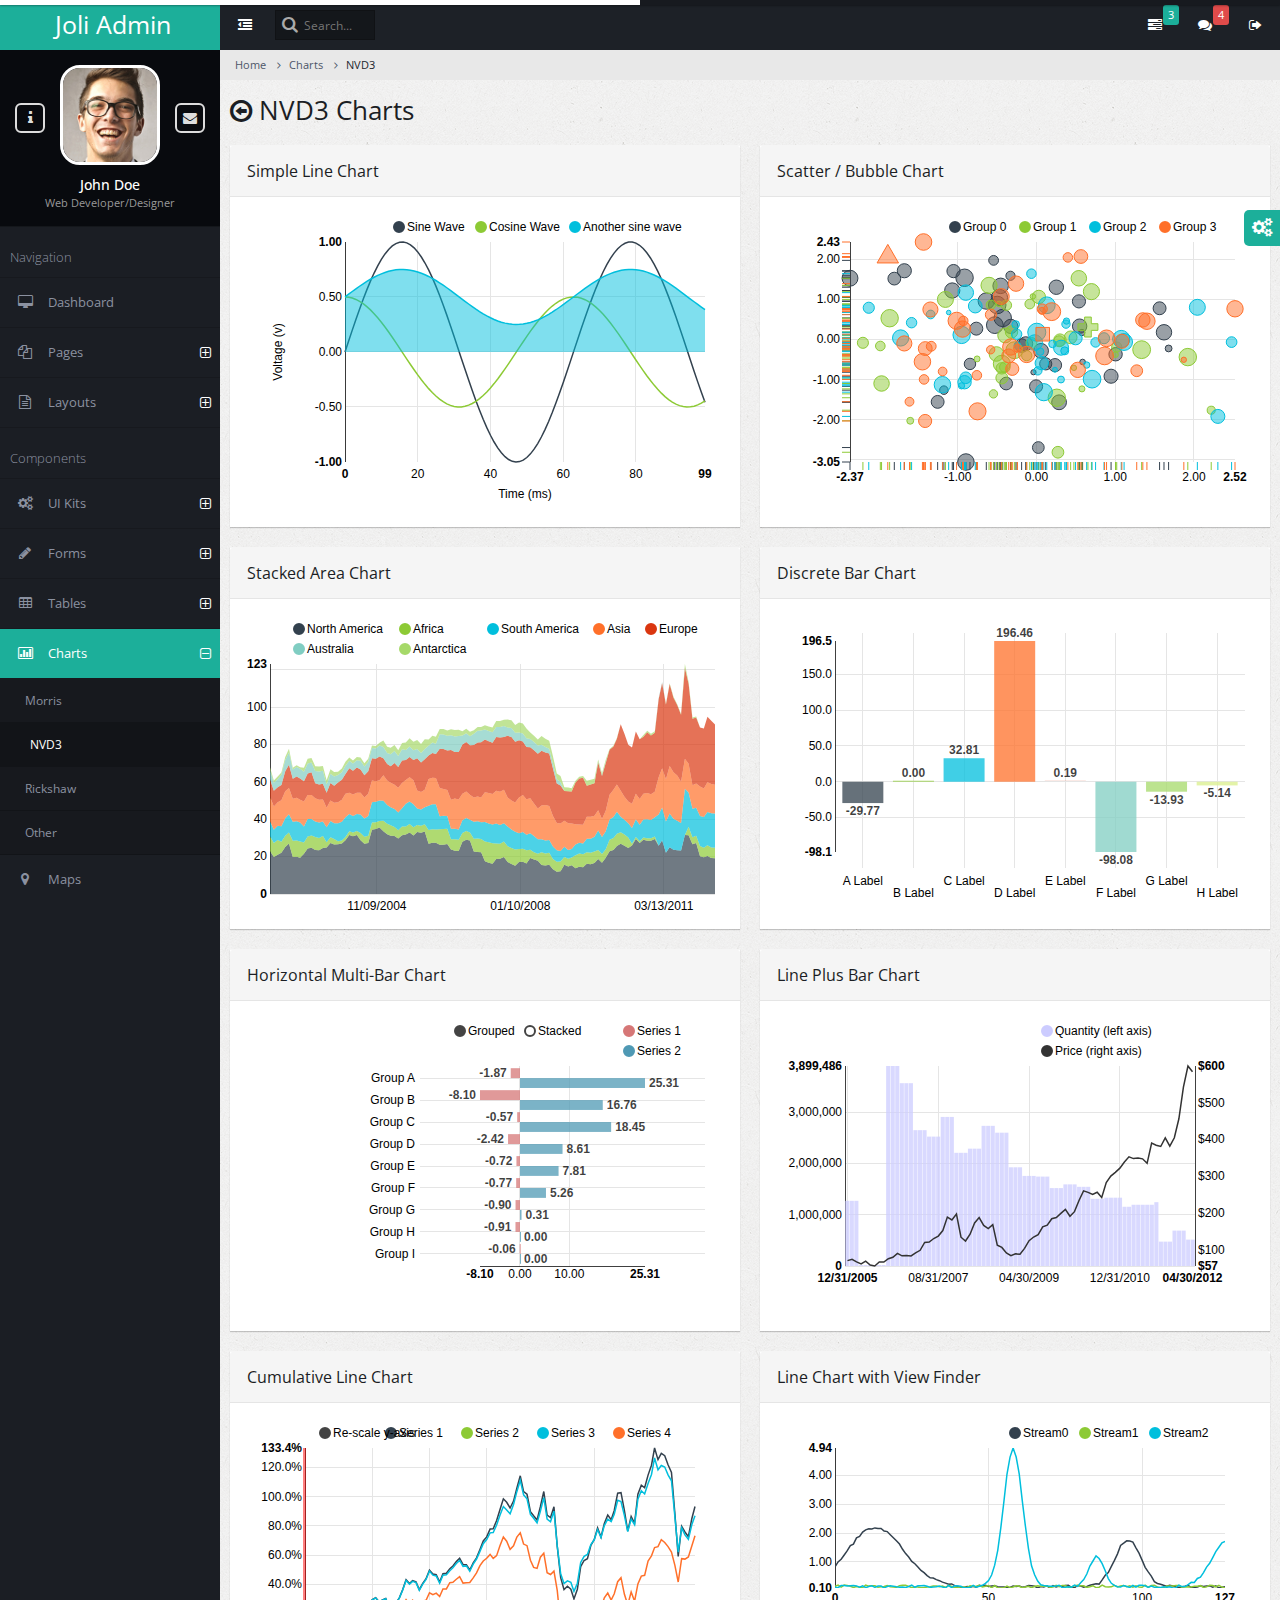
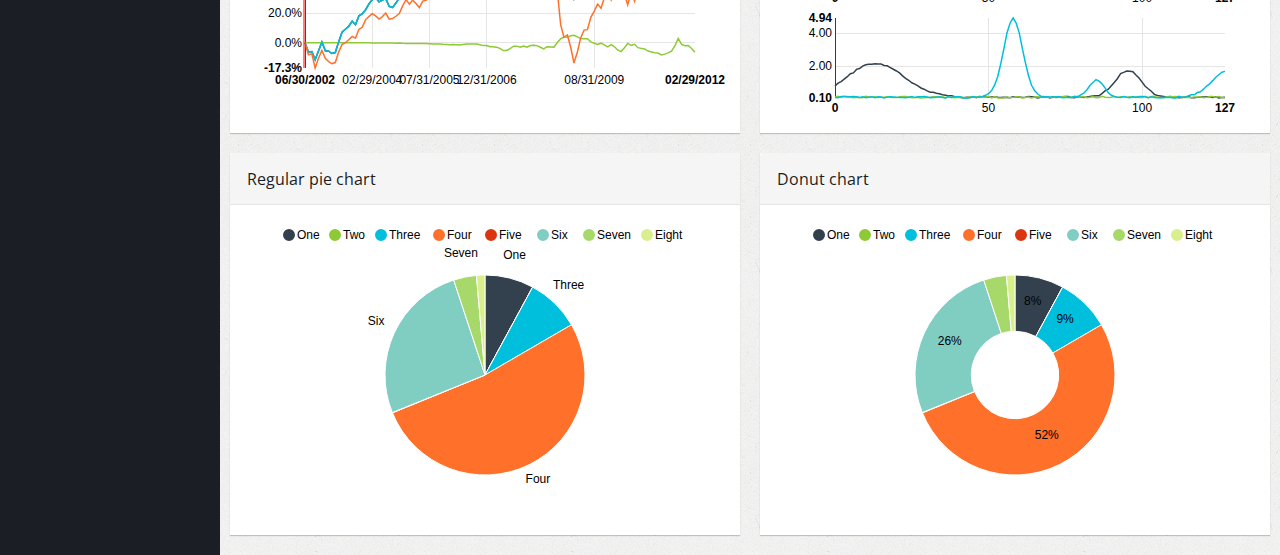
<file: E-Gold/assets/ordergolddesign/border/siteadmin_assets/charts-nvd3.html>
﻿<!DOCTYPE html>
<html lang="en">
    <head>        
        <!-- META SECTION -->
        <title>Joli Admin - Responsive Bootstrap Admin Template</title>            
        <meta http-equiv="Content-Type" content="text/html; charset=utf-8" />
        <meta http-equiv="X-UA-Compatible" content="IE=edge" />
        <meta name="viewport" content="width=device-width, initial-scale=1" />
        
        <link rel="icon" href="favicon.ico" type="image/x-icon" />
        <!-- END META SECTION -->
        
        <!-- CSS INCLUDE -->        
        <link rel="stylesheet" type="text/css" id="theme" href="css/theme-default.css"/>
        <!-- EOF CSS INCLUDE -->                       
    </head>
    <body>
        <!-- START PAGE CONTAINER -->
        <div class="page-container">
            
            <!-- START PAGE SIDEBAR -->
            <div class="page-sidebar">
                <!-- START X-NAVIGATION -->
                <ul class="x-navigation">
                    <li class="xn-logo">
                        <a href="index.html">Joli Admin</a>
                        <a href="#" class="x-navigation-control"></a>
                    </li>
                    <li class="xn-profile">
                        <a href="#" class="profile-mini">
                            <img src="assets/images/users/avatar.jpg" alt="John Doe"/>
                        </a>
                        <div class="profile">
                            <div class="profile-image">
                                <img src="assets/images/users/avatar.jpg" alt="John Doe"/>
                            </div>
                            <div class="profile-data">
                                <div class="profile-data-name">John Doe</div>
                                <div class="profile-data-title">Web Developer/Designer</div>
                            </div>
                            <div class="profile-controls">
                                <a href="pages-profile.html" class="profile-control-left"><span class="fa fa-info"></span></a>
                                <a href="pages-messages.html" class="profile-control-right"><span class="fa fa-envelope"></span></a>
                            </div>
                        </div>                                                                        
                    </li>
                    <li class="xn-title">Navigation</li>                    
                    <li>
                        <a href="index.html"><span class="fa fa-desktop"></span> <span class="xn-text">Dashboard</span></a>
                    </li>
                    <li class="xn-openable">                        
                        <a href="#"><span class="fa fa-files-o"></span> <span class="xn-text">Pages</span></a>
                        <ul>
                            <li><a href="pages-gallery.html"><span class="fa fa-image"></span> Gallery</a></li>
                            <li><a href="pages-profile.html"><span class="fa fa-user"></span> Profile</a></li>
                            <li><a href="pages-address-book.html"><span class="fa fa-users"></span> Address Book</a></li>
                            <li class="xn-openable">
                                <a href="#"><span class="fa fa-clock-o"></span> Timeline</a>
                                <ul>
                                    <li><a href="pages-timeline.html"><span class="fa fa-align-center"></span> Default</a></li>
                                    <li><a href="pages-timeline-simple.html"><span class="fa fa-align-justify"></span> Full Width</a></li>
                                </ul>
                            </li>
                            <li class="xn-openable">
                                <a href="#"><span class="fa fa-envelope"></span> Mailbox</a>
                                <ul>
                                    <li><a href="pages-mailbox-inbox.html"><span class="fa fa-inbox"></span> Inbox</a></li>
                                    <li><a href="pages-mailbox-message.html"><span class="fa fa-file-text"></span> Message</a></li>
                                    <li><a href="pages-mailbox-compose.html"><span class="fa fa-pencil"></span> Compose</a></li>
                                </ul>
                            </li>
                            <li><a href="pages-messages.html"><span class="fa fa-comments"></span> Messages</a></li>
                            <li><a href="pages-calendar.html"><span class="fa fa-calendar"></span> Calendar</a></li>
                            <li><a href="pages-tasks.html"><span class="fa fa-edit"></span> Tasks</a></li>
                            <li><a href="pages-content-table.html"><span class="fa fa-columns"></span> Content Table</a></li>
                            <li><a href="pages-faq.html"><span class="fa fa-question-circle"></span> FAQ</a></li>
                            <li><a href="pages-search.html"><span class="fa fa-search"></span> Search</a></li>
                            <li class="xn-openable">
                                <a href="#"><span class="fa fa-file"></span> Blog</a>
                                
                                <ul>                                    
                                    <li><a href="pages-blog-list.html"><span class="fa fa-copy"></span> List of Posts</a></li>
                                    <li><a href="pages-blog-post.html"><span class="fa fa-file-o"></span>Single Post</a></li>
                                </ul>
                            </li>
                            <li class="xn-openable">
                                <a href="#"><span class="fa fa-sign-in"></span> Login</a>
                                <ul>                                    
                                    <li><a href="pages-login.html">App Login</a></li>
                                    <li><a href="pages-login-website.html">Website Login</a></li>
                                    <li><a href="pages-login-website-light.html"> Website Login Light</a></li>
                                </ul>
                            </li>                            
                            <li class="xn-openable">
                                <a href="#"><span class="fa fa-warning"></span> Error Pages</a>
                                <ul>                                    
                                    <li><a href="pages-error-404.html">Error 404 Sample 1</a></li>
                                    <li><a href="pages-error-404-2.html">Error 404 Sample 2</a></li>
                                    <li><a href="pages-error-500.html"> Error 500</a></li>
                                </ul>
                            </li>                            
                        </ul>
                    </li>
                    <li class="xn-openable">
                        <a href="#"><span class="fa fa-file-text-o"></span> <span class="xn-text">Layouts</span></a>
                        <ul>
                            <li><a href="layout-boxed.html">Boxed</a></li>
                            <li><a href="layout-nav-toggled.html">Navigation Toggled</a></li>
                            <li><a href="layout-nav-top.html">Navigation Top</a></li>
                            <li><a href="layout-nav-right.html">Navigation Right</a></li>
                            <li><a href="layout-nav-top-fixed.html">Top Navigation Fixed</a></li>                            
                            <li><a href="layout-nav-custom.html">Custom Navigation</a></li>
                            <li><a href="layout-frame-left.html">Frame Left Column</a></li>
                            <li><a href="layout-frame-right.html">Frame Right Column</a></li>
                            <li><a href="layout-search-left.html">Search Left Side</a></li>
                            <li><a href="blank.html">Blank Page</a></li>
                        </ul>
                    </li>                  
                    <li class="xn-title">Components</li>                    
                    <li class="xn-openable">
                        <a href="#"><span class="fa fa-cogs"></span> <span class="xn-text">UI Kits</span></a>
                        <ul>
                            <li><a href="ui-widgets.html"><span class="fa fa-heart"></span> Widgets</a></li>
                            <li><a href="ui-elements.html"><span class="fa fa-cogs"></span> Elements</a></li>
                            <li><a href="ui-buttons.html"><span class="fa fa-square-o"></span> Buttons</a></li>                            
                            <li><a href="ui-panels.html"><span class="fa fa-pencil-square-o"></span> Panels</a></li>
                            <li><a href="ui-icons.html"><span class="fa fa-magic"></span> Icons</a><div class="informer informer-warning">+679</div></li>
                            <li><a href="ui-typography.html"><span class="fa fa-pencil"></span> Typography</a></li>
                            <li><a href="ui-portlet.html"><span class="fa fa-th"></span> Portlet</a></li>
                            <li><a href="ui-sliders.html"><span class="fa fa-arrows-h"></span> Sliders</a></li>
                            <li><a href="ui-alerts-popups.html"><span class="fa fa-warning"></span> Alerts & Popups</a></li>                            
                            <li><a href="ui-lists.html"><span class="fa fa-list-ul"></span> Lists</a></li>
                            <li><a href="ui-tour.html"><span class="fa fa-random"></span> Tour</a></li>
                        </ul>
                    </li>                    
                    <li class="xn-openable">
                        <a href="#"><span class="fa fa-pencil"></span> <span class="xn-text">Forms</span></a>
                        <ul>
                            <li>
                                <a href="form-layouts-two-column.html"><span class="fa fa-tasks"></span> Form Layouts</a>
                                <div class="informer informer-danger">New</div>
                                <ul>
                                    <li><a href="form-layouts-one-column.html"><span class="fa fa-align-justify"></span> One Column</a></li>
                                    <li><a href="form-layouts-two-column.html"><span class="fa fa-th-large"></span> Two Column</a></li>
                                    <li><a href="form-layouts-tabbed.html"><span class="fa fa-table"></span> Tabbed</a></li>
                                    <li><a href="form-layouts-separated.html"><span class="fa fa-th-list"></span> Separated Rows</a></li>
                                </ul> 
                            </li>
                            <li><a href="form-elements.html"><span class="fa fa-file-text-o"></span> Elements</a></li>
                            <li><a href="form-validation.html"><span class="fa fa-list-alt"></span> Validation</a></li>
                            <li><a href="form-wizards.html"><span class="fa fa-arrow-right"></span> Wizards</a></li>
                            <li><a href="form-editors.html"><span class="fa fa-text-width"></span> WYSIWYG Editors</a></li>
                            <li><a href="form-file-handling.html"><span class="fa fa-floppy-o"></span> File Handling</a></li>
                        </ul>
                    </li>
                    <li class="xn-openable">
                        <a href="tables.html"><span class="fa fa-table"></span> <span class="xn-text">Tables</span></a>
                        <ul>                            
                            <li><a href="table-basic.html"><span class="fa fa-align-justify"></span> Basic</a></li>
                            <li><a href="table-datatables.html"><span class="fa fa-sort-alpha-desc"></span> Data Tables</a></li>
                            <li><a href="table-export.html"><span class="fa fa-download"></span> Export Tables</a></li>                            
                        </ul>
                    </li>
                    <li class="xn-openable active">
                        <a href="#"><span class="fa fa-bar-chart-o"></span> <span class="xn-text">Charts</span></a>
                        <ul>
                            <li><a href="charts-morris.html"><span class="xn-text">Morris</span></a></li>
                            <li class="active"><a href="charts-nvd3.html"><span class="xn-text">NVD3</span></a></li>
                            <li><a href="charts-rickshaw.html"><span class="xn-text">Rickshaw</span></a></li>
                            <li><a href="charts-other.html"><span class="xn-text">Other</span></a></li>                                                        
                        </ul>
                    </li>         
                    <li>
                        <a href="maps.html"><span class="fa fa-map-marker"></span> <span class="xn-text">Maps</span></a>
                    </li>                    
                    <li class="xn-openable">
                        <a href="#"><span class="fa fa-sitemap"></span> <span class="xn-text">Navigation Levels</span></a>
                        <ul>                            
                            <li class="xn-openable">
                                <a href="#">Second Level</a>
                                <ul>
                                    <li class="xn-openable">
                                        <a href="#">Third Level</a>
                                        <ul>
                                            <li class="xn-openable">
                                                <a href="#">Fourth Level</a>
                                                <ul>
                                                    <li><a href="#">Fifth Level</a></li>
                                                </ul>
                                            </li>
                                        </ul>
                                    </li>
                                </ul>
                            </li>                            
                        </ul>
                    </li>                    
                </ul>
                <!-- END X-NAVIGATION -->
            </div>
            <!-- END PAGE SIDEBAR -->
            
            <!-- PAGE CONTENT -->
            <div class="page-content">
                
                <!-- START X-NAVIGATION VERTICAL -->
                <ul class="x-navigation x-navigation-horizontal x-navigation-panel">
                    <!-- TOGGLE NAVIGATION -->
                    <li class="xn-icon-button">
                        <a href="#" class="x-navigation-minimize"><span class="fa fa-dedent"></span></a>
                    </li>
                    <!-- END TOGGLE NAVIGATION -->
                    <!-- SEARCH -->
                    <li class="xn-search">
                        <form role="form">
                            <input type="text" name="search" placeholder="Search..."/>
                        </form>
                    </li>   
                    <!-- END SEARCH -->
                    <!-- SIGN OUT -->
                    <li class="xn-icon-button pull-right">
                        <a href="#" class="mb-control" data-box="#mb-signout"><span class="fa fa-sign-out"></span></a>                        
                    </li> 
                    <!-- END SIGN OUT -->
                    <!-- MESSAGES -->
                    <li class="xn-icon-button pull-right">
                        <a href="#"><span class="fa fa-comments"></span></a>
                        <div class="informer informer-danger">4</div>
                        <div class="panel panel-primary animated zoomIn xn-drop-left xn-panel-dragging">
                            <div class="panel-heading">
                                <h3 class="panel-title"><span class="fa fa-comments"></span> Messages</h3>                                
                                <div class="pull-right">
                                    <span class="label label-danger">4 new</span>
                                </div>
                            </div>
                            <div class="panel-body list-group list-group-contacts scroll" style="height: 200px;">
                                <a href="#" class="list-group-item">
                                    <div class="list-group-status status-online"></div>
                                    <img src="assets/images/users/user2.jpg" class="pull-left" alt="John Doe"/>
                                    <span class="contacts-title">John Doe</span>
                                    <p>Praesent placerat tellus id augue condimentum</p>
                                </a>
                                <a href="#" class="list-group-item">
                                    <div class="list-group-status status-away"></div>
                                    <img src="assets/images/users/user.jpg" class="pull-left" alt="Dmitry Ivaniuk"/>
                                    <span class="contacts-title">Dmitry Ivaniuk</span>
                                    <p>Donec risus sapien, sagittis et magna quis</p>
                                </a>
                                <a href="#" class="list-group-item">
                                    <div class="list-group-status status-away"></div>
                                    <img src="assets/images/users/user3.jpg" class="pull-left" alt="Nadia Ali"/>
                                    <span class="contacts-title">Nadia Ali</span>
                                    <p>Mauris vel eros ut nunc rhoncus cursus sed</p>
                                </a>
                                <a href="#" class="list-group-item">
                                    <div class="list-group-status status-offline"></div>
                                    <img src="assets/images/users/user6.jpg" class="pull-left" alt="Darth Vader"/>
                                    <span class="contacts-title">Darth Vader</span>
                                    <p>I want my money back!</p>
                                </a>
                            </div>     
                            <div class="panel-footer text-center">
                                <a href="pages-messages.html">Show all messages</a>
                            </div>                            
                        </div>                        
                    </li>
                    <!-- END MESSAGES -->
                    <!-- TASKS -->
                    <li class="xn-icon-button pull-right">
                        <a href="#"><span class="fa fa-tasks"></span></a>
                        <div class="informer informer-warning">3</div>
                        <div class="panel panel-primary animated zoomIn xn-drop-left xn-panel-dragging">
                            <div class="panel-heading">
                                <h3 class="panel-title"><span class="fa fa-tasks"></span> Tasks</h3>                                
                                <div class="pull-right">
                                    <span class="label label-warning">3 active</span>
                                </div>
                            </div>
                            <div class="panel-body list-group scroll" style="height: 200px;">                                
                                <a class="list-group-item" href="#">
                                    <strong>Phasellus augue arcu, elementum</strong>
                                    <div class="progress progress-small progress-striped active">
                                        <div class="progress-bar progress-bar-danger" role="progressbar" aria-valuenow="50" aria-valuemin="0" aria-valuemax="100" style="width: 50%;">50%</div>
                                    </div>
                                    <small class="text-muted">John Doe, 25 Sep 2014 / 50%</small>
                                </a>
                                <a class="list-group-item" href="#">
                                    <strong>Aenean ac cursus</strong>
                                    <div class="progress progress-small progress-striped active">
                                        <div class="progress-bar progress-bar-warning" role="progressbar" aria-valuenow="80" aria-valuemin="0" aria-valuemax="100" style="width: 80%;">80%</div>
                                    </div>
                                    <small class="text-muted">Dmitry Ivaniuk, 24 Sep 2014 / 80%</small>
                                </a>
                                <a class="list-group-item" href="#">
                                    <strong>Lorem ipsum dolor</strong>
                                    <div class="progress progress-small progress-striped active">
                                        <div class="progress-bar progress-bar-success" role="progressbar" aria-valuenow="95" aria-valuemin="0" aria-valuemax="100" style="width: 95%;">95%</div>
                                    </div>
                                    <small class="text-muted">John Doe, 23 Sep 2014 / 95%</small>
                                </a>
                                <a class="list-group-item" href="#">
                                    <strong>Cras suscipit ac quam at tincidunt.</strong>
                                    <div class="progress progress-small">
                                        <div class="progress-bar" role="progressbar" aria-valuenow="100" aria-valuemin="0" aria-valuemax="100" style="width: 100%;">100%</div>
                                    </div>
                                    <small class="text-muted">John Doe, 21 Sep 2014 /</small><small class="text-success"> Done</small>
                                </a>                                
                            </div>     
                            <div class="panel-footer text-center">
                                <a href="pages-tasks.html">Show all tasks</a>
                            </div>                            
                        </div>                        
                    </li>
                    <!-- END TASKS -->
                </ul>
                <!-- END X-NAVIGATION VERTICAL -->                    
                
                <!-- START BREADCRUMB -->
                <ul class="breadcrumb">
                    <li><a href="#">Home</a></li>
                    <li><a href="#">Charts</a></li>
                    <li class="active">NVD3</li>
                </ul>
                <!-- END BREADCRUMB -->                
                
                <!-- PAGE TITLE -->
                <div class="page-title">                    
                    <h2><span class="fa fa-arrow-circle-o-left"></span> NVD3 Charts</h2>
                </div>
                <!-- END PAGE TITLE -->                
                
                <!-- PAGE CONTENT WRAPPER -->
                <div class="page-content-wrap">                
                
                    <div class="row">
                        <div class="col-md-6">

                            <!-- START SIMPLE LINE CHART -->
                            <div class="panel panel-default">
                                <div class="panel-heading">
                                    <h3 class="panel-title">Simple Line Chart</h3>
                                </div>
                                <div class="panel-body">
                                    <div id="chart-1" style="height: 300px;"><svg></svg></div>
                                </div>
                            </div>
                            <!-- END SIMPLE LINE CHART -->

                        </div>    
                        <div class="col-md-6">                        

                            <!-- START SCATTER CHART -->
                            <div class="panel panel-default">
                                <div class="panel-heading">
                                    <h3 class="panel-title">Scatter / Bubble Chart</h3>
                                </div>
                                <div class="panel-body">
                                    <div id="chart-2" style="height: 300px;"><svg></svg></div>
                                </div>
                            </div>
                            <!-- END SCATTER CHART -->

                        </div>                    
                    </div>

                    <div class="row">
                        <div class="col-md-6">

                            <!-- START STACKED AREA CHART -->
                            <div class="panel panel-default">
                                <div class="panel-heading">
                                    <h3 class="panel-title">Stacked Area Chart</h3>
                                </div>
                                <div class="panel-body">
                                    <div id="chart-3" style="height: 300px;"><svg></svg></div>
                                </div>
                            </div>
                            <!-- END STACKED AREA CHART -->

                        </div>    
                        <div class="col-md-6">                        

                            <!-- START DISCRETE CHART -->
                            <div class="panel panel-default">
                                <div class="panel-heading">
                                    <h3 class="panel-title">Discrete Bar Chart</h3>
                                </div>
                                <div class="panel-body">
                                    <div id="chart-4" style="height: 300px;"><svg></svg></div>
                                </div>
                            </div>
                            <!-- END DISCRETE CHART -->

                        </div>                    
                    </div>

                    <div class="row">
                        <div class="col-md-6">

                            <!-- START STACKED CHART -->
                            <div class="panel panel-default">
                                <div class="panel-heading">
                                    <h3 class="panel-title">Horizontal Multi-Bar Chart</h3>
                                </div>
                                <div class="panel-body">
                                    <div id="chart-5" style="height: 300px;"><svg></svg></div>
                                </div>
                            </div>
                            <!-- END STACKED CHART -->

                        </div>    
                        <div class="col-md-6">                        

                            <!-- START DISCRETE CHART -->
                            <div class="panel panel-default">
                                <div class="panel-heading">
                                    <h3 class="panel-title">Line Plus Bar Chart</h3>
                                </div>
                                <div class="panel-body">
                                    <div id="chart-6" style="height: 300px;"><svg></svg></div>
                                </div>
                            </div>
                            <!-- END DISCRETE CHART -->

                        </div>                    
                    </div>

                    <div class="row">
                        <div class="col-md-6">

                            <!-- START LINE AND BAR CHART -->
                            <div class="panel panel-default">
                                <div class="panel-heading">
                                    <h3 class="panel-title">Cumulative Line Chart</h3>

                                </div>
                                <div class="panel-body">
                                    <div id="chart-7" style="height: 300px;"><svg></svg></div>
                                </div>
                            </div>
                            <!-- END LINE AND BAR CHART -->

                        </div>    
                        <div class="col-md-6">                        

                            <!-- START CUMULATIVE CHART -->
                            <div class="panel panel-default">
                                <div class="panel-heading">
                                    <h3 class="panel-title">Line Chart with View Finder</h3>
                                </div>
                                <div class="panel-body">
                                    <div id="chart-8" style="height: 300px;"><svg></svg></div>
                                </div>
                            </div>
                            <!-- END CUMULATIVE CHART -->

                        </div>                    
                    </div>

                    <div class="row">
                        <div class="col-md-6">

                            <!-- START REGULAR PIE CHART -->
                            <div class="panel panel-default">
                                <div class="panel-heading">
                                    <h3 class="panel-title">Regular pie chart</h3>

                                </div>
                                <div class="panel-body">
                                    <div id="chart-9" style="height: 300px;"><svg></svg></div>
                                </div>
                            </div>
                            <!-- END REGULAR PIE CHART -->

                        </div>    
                        <div class="col-md-6">                        

                            <!-- START DOUNT CHART -->
                            <div class="panel panel-default">
                                <div class="panel-heading">
                                    <h3 class="panel-title">Donut chart</h3>
                                </div>
                                <div class="panel-body">
                                    <div id="chart-10" style="height: 300px;"><svg></svg></div>
                                </div>
                            </div>
                            <!-- END DOUNT CHART -->

                        </div>                    
                    </div>

                    
                </div>
                <!-- PAGE CONTENT WRAPPER -->                
            </div>            
            <!-- END PAGE CONTENT -->
        </div>
        <!-- END PAGE CONTAINER -->
        
        <!-- MESSAGE BOX-->
        <div class="message-box animated fadeIn" data-sound="alert" id="mb-signout">
            <div class="mb-container">
                <div class="mb-middle">
                    <div class="mb-title"><span class="fa fa-sign-out"></span> Log <strong>Out</strong> ?</div>
                    <div class="mb-content">
                        <p>Are you sure you want to log out?</p>                    
                        <p>Press No if youwant to continue work. Press Yes to logout current user.</p>
                    </div>
                    <div class="mb-footer">
                        <div class="pull-right">
                            <a href="pages-login.html" class="btn btn-success btn-lg">Yes</a>
                            <button class="btn btn-default btn-lg mb-control-close">No</button>
                        </div>
                    </div>
                </div>
            </div>
        </div>
        <!-- END MESSAGE BOX-->

        <!-- START PRELOADS -->
        <audio id="audio-alert" src="audio/alert.mp3" preload="auto"></audio>
        <audio id="audio-fail" src="audio/fail.mp3" preload="auto"></audio>
        <!-- END PRELOADS -->               
        
    <!-- START SCRIPTS -->
        <!-- START PLUGINS -->
        <script type="text/javascript" src="js/plugins/jquery/jquery.min.js"></script>
        <script type="text/javascript" src="js/plugins/jquery/jquery-ui.min.js"></script>
        <script type="text/javascript" src="js/plugins/bootstrap/bootstrap.min.js"></script>        
        <!-- END PLUGINS -->
        
        <!-- START THIS PAGE PLUGINS-->        
        <script type='text/javascript' src='js/plugins/icheck/icheck.min.js'></script>
        <script type="text/javascript" src="js/plugins/mcustomscrollbar/jquery.mCustomScrollbar.min.js"></script>
        
        <script type="text/javascript" src="js/plugins/nvd3/lib/d3.v3.js"></script>        
        <script type="text/javascript" src="js/plugins/nvd3/nv.d3.min.js"></script>
        <!-- END THIS PAGE PLUGINS-->        
        
        <!-- START TEMPLATE -->
        <script type="text/javascript" src="js/settings.js"></script>
        
        <script type="text/javascript" src="js/plugins.js"></script>        
        <script type="text/javascript" src="js/actions.js"></script>
        <script type="text/javascript" src="js/demo_charts_nvd3.js"></script>
        
        <!-- END TEMPLATE -->
    <!-- END SCRIPTS -->        
    </body>
</html>
</file>
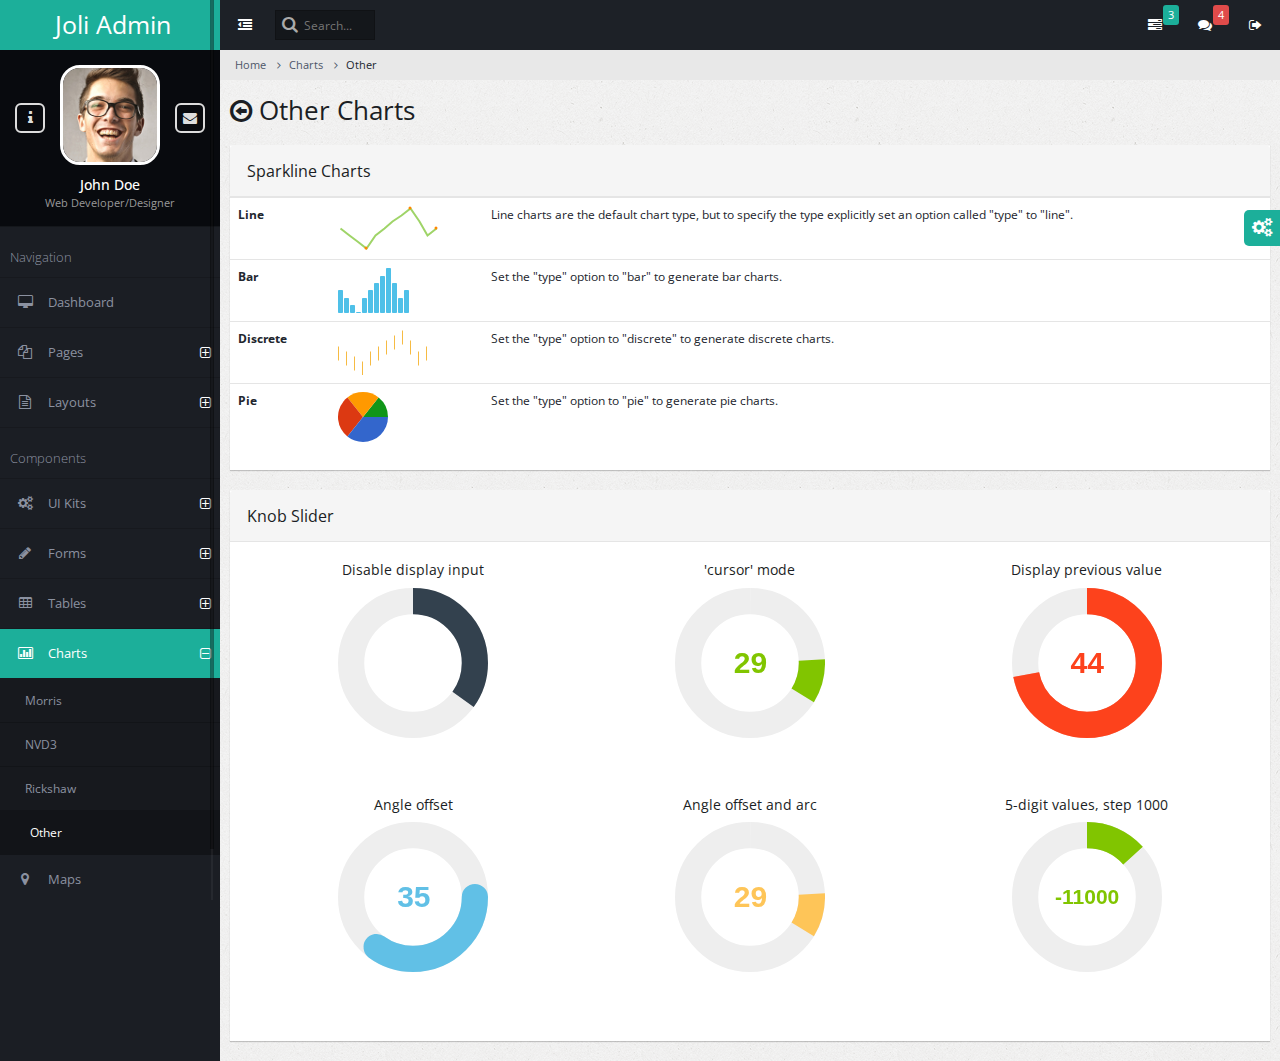
<file: E-Gold/assets/ordergolddesign/border/siteadmin_assets/charts-other.html>
<!DOCTYPE html>
<html lang="en">
    <head>        
        <!-- META SECTION -->
        <title>Joli Admin - Responsive Bootstrap Admin Template</title>            
        <meta http-equiv="Content-Type" content="text/html; charset=utf-8" />
        <meta http-equiv="X-UA-Compatible" content="IE=edge" />
        <meta name="viewport" content="width=device-width, initial-scale=1" />
        
        <link rel="icon" href="favicon.ico" type="image/x-icon" />
        <!-- END META SECTION -->
        
        <!-- CSS INCLUDE -->        
        <link rel="stylesheet" type="text/css" id="theme" href="css/theme-default.css"/>
        <!-- EOF CSS INCLUDE -->                        
    </head>
    <body>
        <!-- START PAGE CONTAINER -->
        <div class="page-container">
            
            <!-- START PAGE SIDEBAR -->
            <div class="page-sidebar">
                <!-- START X-NAVIGATION -->
                <ul class="x-navigation">
                    <li class="xn-logo">
                        <a href="index.html">Joli Admin</a>
                        <a href="#" class="x-navigation-control"></a>
                    </li>
                    <li class="xn-profile">
                        <a href="#" class="profile-mini">
                            <img src="assets/images/users/avatar.jpg" alt="John Doe"/>
                        </a>
                        <div class="profile">
                            <div class="profile-image">
                                <img src="assets/images/users/avatar.jpg" alt="John Doe"/>
                            </div>
                            <div class="profile-data">
                                <div class="profile-data-name">John Doe</div>
                                <div class="profile-data-title">Web Developer/Designer</div>
                            </div>
                            <div class="profile-controls">
                                <a href="pages-profile.html" class="profile-control-left"><span class="fa fa-info"></span></a>
                                <a href="pages-messages.html" class="profile-control-right"><span class="fa fa-envelope"></span></a>
                            </div>
                        </div>                                                                        
                    </li>
                    <li class="xn-title">Navigation</li>                    
                    <li>
                        <a href="index.html"><span class="fa fa-desktop"></span> <span class="xn-text">Dashboard</span></a>
                    </li>
                    <li class="xn-openable">
                        <a href="#"><span class="fa fa-files-o"></span> <span class="xn-text">Pages</span></a>
                        <ul>
                            <li><a href="pages-gallery.html"><span class="fa fa-image"></span> Gallery</a></li>
                            <li><a href="pages-profile.html"><span class="fa fa-user"></span> Profile</a></li>
                            <li><a href="pages-address-book.html"><span class="fa fa-users"></span> Address Book</a></li>
                            <li class="xn-openable">
                                <a href="#"><span class="fa fa-clock-o"></span> Timeline</a>
                                <ul>
                                    <li><a href="pages-timeline.html"><span class="fa fa-align-center"></span> Default</a></li>
                                    <li><a href="pages-timeline-simple.html"><span class="fa fa-align-justify"></span> Full Width</a></li>
                                </ul>
                            </li>
                            <li class="xn-openable">
                                <a href="#"><span class="fa fa-envelope"></span> Mailbox</a>
                                <ul>
                                    <li><a href="pages-mailbox-inbox.html"><span class="fa fa-inbox"></span> Inbox</a></li>
                                    <li><a href="pages-mailbox-message.html"><span class="fa fa-file-text"></span> Message</a></li>
                                    <li><a href="pages-mailbox-compose.html"><span class="fa fa-pencil"></span> Compose</a></li>
                                </ul>
                            </li>
                            <li><a href="pages-messages.html"><span class="fa fa-comments"></span> Messages</a></li>
                            <li><a href="pages-calendar.html"><span class="fa fa-calendar"></span> Calendar</a></li>
                            <li><a href="pages-tasks.html"><span class="fa fa-edit"></span> Tasks</a></li>
                            <li><a href="pages-content-table.html"><span class="fa fa-columns"></span> Content Table</a></li>
                            <li><a href="pages-faq.html"><span class="fa fa-question-circle"></span> FAQ</a></li>
                            <li><a href="pages-search.html"><span class="fa fa-search"></span> Search</a></li>
                            <li class="xn-openable">
                                <a href="#"><span class="fa fa-file"></span> Blog</a>
                                
                                <ul>                                    
                                    <li><a href="pages-blog-list.html"><span class="fa fa-copy"></span> List of Posts</a></li>
                                    <li><a href="pages-blog-post.html"><span class="fa fa-file-o"></span>Single Post</a></li>
                                </ul>
                            </li>
                            <li class="xn-openable">
                                <a href="#"><span class="fa fa-sign-in"></span> Login</a>
                                <ul>                                    
                                    <li><a href="pages-login.html">App Login</a></li>
                                    <li><a href="pages-login-website.html">Website Login</a></li>
                                    <li><a href="pages-login-website-light.html"> Website Login Light</a></li>
                                </ul>
                            </li>                            
                            <li class="xn-openable">
                                <a href="#"><span class="fa fa-warning"></span> Error Pages</a>
                                <ul>                                    
                                    <li><a href="pages-error-404.html">Error 404 Sample 1</a></li>
                                    <li><a href="pages-error-404-2.html">Error 404 Sample 2</a></li>
                                    <li><a href="pages-error-500.html"> Error 500</a></li>
                                </ul>
                            </li>                            
                        </ul>
                    </li>
                    <li class="xn-openable">
                        <a href="#"><span class="fa fa-file-text-o"></span> <span class="xn-text">Layouts</span></a>
                        <ul>
                            <li><a href="layout-boxed.html">Boxed</a></li>
                            <li><a href="layout-nav-toggled.html">Navigation Toggled</a></li>
                            <li><a href="layout-nav-top.html">Navigation Top</a></li>
                            <li><a href="layout-nav-right.html">Navigation Right</a></li>
                            <li><a href="layout-nav-top-fixed.html">Top Navigation Fixed</a></li>                            
                            <li><a href="layout-nav-custom.html">Custom Navigation</a></li>
                            <li><a href="layout-frame-left.html">Frame Left Column</a></li>
                            <li><a href="layout-frame-right.html">Frame Right Column</a></li>
                            <li><a href="layout-search-left.html">Search Left Side</a></li>
                            <li><a href="blank.html">Blank Page</a></li>
                        </ul>
                    </li>                  
                    <li class="xn-title">Components</li>                    
                    <li class="xn-openable">
                        <a href="#"><span class="fa fa-cogs"></span> <span class="xn-text">UI Kits</span></a>
                        <ul>
                            <li><a href="ui-widgets.html"><span class="fa fa-heart"></span> Widgets</a></li>
                            <li><a href="ui-elements.html"><span class="fa fa-cogs"></span> Elements</a></li>
                            <li><a href="ui-buttons.html"><span class="fa fa-square-o"></span> Buttons</a></li>                            
                            <li><a href="ui-panels.html"><span class="fa fa-pencil-square-o"></span> Panels</a></li>
                            <li><a href="ui-icons.html"><span class="fa fa-magic"></span> Icons</a><div class="informer informer-warning">+679</div></li>
                            <li><a href="ui-typography.html"><span class="fa fa-pencil"></span> Typography</a></li>
                            <li><a href="ui-portlet.html"><span class="fa fa-th"></span> Portlet</a></li>
                            <li><a href="ui-sliders.html"><span class="fa fa-arrows-h"></span> Sliders</a></li>
                            <li><a href="ui-alerts-popups.html"><span class="fa fa-warning"></span> Alerts & Popups</a></li>                            
                            <li><a href="ui-lists.html"><span class="fa fa-list-ul"></span> Lists</a></li>
                            <li><a href="ui-tour.html"><span class="fa fa-random"></span> Tour</a></li>
                        </ul>
                    </li>                    
                    <li class="xn-openable">
                        <a href="#"><span class="fa fa-pencil"></span> <span class="xn-text">Forms</span></a>
                        <ul>
                            <li>
                                <a href="form-layouts-two-column.html"><span class="fa fa-tasks"></span> Form Layouts</a>
                                <div class="informer informer-danger">New</div>
                                <ul>
                                    <li><a href="form-layouts-one-column.html"><span class="fa fa-align-justify"></span> One Column</a></li>
                                    <li><a href="form-layouts-two-column.html"><span class="fa fa-th-large"></span> Two Column</a></li>
                                    <li><a href="form-layouts-tabbed.html"><span class="fa fa-table"></span> Tabbed</a></li>
                                    <li><a href="form-layouts-separated.html"><span class="fa fa-th-list"></span> Separated Rows</a></li>
                                </ul> 
                            </li>
                            <li><a href="form-elements.html"><span class="fa fa-file-text-o"></span> Elements</a></li>
                            <li><a href="form-validation.html"><span class="fa fa-list-alt"></span> Validation</a></li>
                            <li><a href="form-wizards.html"><span class="fa fa-arrow-right"></span> Wizards</a></li>
                            <li><a href="form-editors.html"><span class="fa fa-text-width"></span> WYSIWYG Editors</a></li>
                            <li><a href="form-file-handling.html"><span class="fa fa-floppy-o"></span> File Handling</a></li>
                        </ul>
                    </li>
                    <li class="xn-openable">
                        <a href="tables.html"><span class="fa fa-table"></span> <span class="xn-text">Tables</span></a>
                        <ul>                            
                            <li><a href="table-basic.html"><span class="fa fa-align-justify"></span> Basic</a></li>
                            <li><a href="table-datatables.html"><span class="fa fa-sort-alpha-desc"></span> Data Tables</a></li>
                            <li><a href="table-export.html"><span class="fa fa-download"></span> Export Tables</a></li>                            
                        </ul>
                    </li>
                    <li class="xn-openable active">
                        <a href="#"><span class="fa fa-bar-chart-o"></span> <span class="xn-text">Charts</span></a>
                        <ul>
                            <li><a href="charts-morris.html"><span class="xn-text">Morris</span></a></li>
                            <li><a href="charts-nvd3.html"><span class="xn-text">NVD3</span></a></li>
                            <li><a href="charts-rickshaw.html"><span class="xn-text">Rickshaw</span></a></li>
                            <li class="active"><a href="charts-other.html"><span class="xn-text">Other</span></a></li>                            
                        </ul>
                    </li>      
                    <li>
                        <a href="maps.html"><span class="fa fa-map-marker"></span> <span class="xn-text">Maps</span></a>
                    </li>                    
                    <li class="xn-openable">
                        <a href="#"><span class="fa fa-sitemap"></span> <span class="xn-text">Navigation Levels</span></a>
                        <ul>                            
                            <li class="xn-openable">
                                <a href="#">Second Level</a>
                                <ul>
                                    <li class="xn-openable">
                                        <a href="#">Third Level</a>
                                        <ul>
                                            <li class="xn-openable">
                                                <a href="#">Fourth Level</a>
                                                <ul>
                                                    <li><a href="#">Fifth Level</a></li>
                                                </ul>
                                            </li>
                                        </ul>
                                    </li>
                                </ul>
                            </li>                            
                        </ul>
                    </li>                    
                </ul>
                <!-- END X-NAVIGATION -->
            </div>
            <!-- END PAGE SIDEBAR -->
            
            <!-- PAGE CONTENT -->
            <div class="page-content">
                
                <!-- START X-NAVIGATION VERTICAL -->
                <ul class="x-navigation x-navigation-horizontal x-navigation-panel">
                    <!-- TOGGLE NAVIGATION -->
                    <li class="xn-icon-button">
                        <a href="#" class="x-navigation-minimize"><span class="fa fa-dedent"></span></a>
                    </li>
                    <!-- END TOGGLE NAVIGATION -->
                    <!-- SEARCH -->
                    <li class="xn-search">
                        <form role="form">
                            <input type="text" name="search" placeholder="Search..."/>
                        </form>
                    </li>   
                    <!-- END SEARCH -->
                    <!-- SIGN OUT -->
                    <li class="xn-icon-button pull-right">
                        <a href="#" class="mb-control" data-box="#mb-signout"><span class="fa fa-sign-out"></span></a>                        
                    </li> 
                    <!-- END SIGN OUT -->
                    <!-- MESSAGES -->
                    <li class="xn-icon-button pull-right">
                        <a href="#"><span class="fa fa-comments"></span></a>
                        <div class="informer informer-danger">4</div>
                        <div class="panel panel-primary animated zoomIn xn-drop-left xn-panel-dragging">
                            <div class="panel-heading">
                                <h3 class="panel-title"><span class="fa fa-comments"></span> Messages</h3>                                
                                <div class="pull-right">
                                    <span class="label label-danger">4 new</span>
                                </div>
                            </div>
                            <div class="panel-body list-group list-group-contacts scroll" style="height: 200px;">
                                <a href="#" class="list-group-item">
                                    <div class="list-group-status status-online"></div>
                                    <img src="assets/images/users/user2.jpg" class="pull-left" alt="John Doe"/>
                                    <span class="contacts-title">John Doe</span>
                                    <p>Praesent placerat tellus id augue condimentum</p>
                                </a>
                                <a href="#" class="list-group-item">
                                    <div class="list-group-status status-away"></div>
                                    <img src="assets/images/users/user.jpg" class="pull-left" alt="Dmitry Ivaniuk"/>
                                    <span class="contacts-title">Dmitry Ivaniuk</span>
                                    <p>Donec risus sapien, sagittis et magna quis</p>
                                </a>
                                <a href="#" class="list-group-item">
                                    <div class="list-group-status status-away"></div>
                                    <img src="assets/images/users/user3.jpg" class="pull-left" alt="Nadia Ali"/>
                                    <span class="contacts-title">Nadia Ali</span>
                                    <p>Mauris vel eros ut nunc rhoncus cursus sed</p>
                                </a>
                                <a href="#" class="list-group-item">
                                    <div class="list-group-status status-offline"></div>
                                    <img src="assets/images/users/user6.jpg" class="pull-left" alt="Darth Vader"/>
                                    <span class="contacts-title">Darth Vader</span>
                                    <p>I want my money back!</p>
                                </a>
                            </div>     
                            <div class="panel-footer text-center">
                                <a href="pages-messages.html">Show all messages</a>
                            </div>                            
                        </div>                        
                    </li>
                    <!-- END MESSAGES -->
                    <!-- TASKS -->
                    <li class="xn-icon-button pull-right">
                        <a href="#"><span class="fa fa-tasks"></span></a>
                        <div class="informer informer-warning">3</div>
                        <div class="panel panel-primary animated zoomIn xn-drop-left xn-panel-dragging">
                            <div class="panel-heading">
                                <h3 class="panel-title"><span class="fa fa-tasks"></span> Tasks</h3>                                
                                <div class="pull-right">
                                    <span class="label label-warning">3 active</span>
                                </div>
                            </div>
                            <div class="panel-body list-group scroll" style="height: 200px;">                                
                                <a class="list-group-item" href="#">
                                    <strong>Phasellus augue arcu, elementum</strong>
                                    <div class="progress progress-small progress-striped active">
                                        <div class="progress-bar progress-bar-danger" role="progressbar" aria-valuenow="50" aria-valuemin="0" aria-valuemax="100" style="width: 50%;">50%</div>
                                    </div>
                                    <small class="text-muted">John Doe, 25 Sep 2014 / 50%</small>
                                </a>
                                <a class="list-group-item" href="#">
                                    <strong>Aenean ac cursus</strong>
                                    <div class="progress progress-small progress-striped active">
                                        <div class="progress-bar progress-bar-warning" role="progressbar" aria-valuenow="80" aria-valuemin="0" aria-valuemax="100" style="width: 80%;">80%</div>
                                    </div>
                                    <small class="text-muted">Dmitry Ivaniuk, 24 Sep 2014 / 80%</small>
                                </a>
                                <a class="list-group-item" href="#">
                                    <strong>Lorem ipsum dolor</strong>
                                    <div class="progress progress-small progress-striped active">
                                        <div class="progress-bar progress-bar-success" role="progressbar" aria-valuenow="95" aria-valuemin="0" aria-valuemax="100" style="width: 95%;">95%</div>
                                    </div>
                                    <small class="text-muted">John Doe, 23 Sep 2014 / 95%</small>
                                </a>
                                <a class="list-group-item" href="#">
                                    <strong>Cras suscipit ac quam at tincidunt.</strong>
                                    <div class="progress progress-small">
                                        <div class="progress-bar" role="progressbar" aria-valuenow="100" aria-valuemin="0" aria-valuemax="100" style="width: 100%;">100%</div>
                                    </div>
                                    <small class="text-muted">John Doe, 21 Sep 2014 /</small><small class="text-success"> Done</small>
                                </a>                                
                            </div>     
                            <div class="panel-footer text-center">
                                <a href="pages-tasks.html">Show all tasks</a>
                            </div>                            
                        </div>                        
                    </li>
                    <!-- END TASKS -->
                </ul>
                <!-- END X-NAVIGATION VERTICAL -->                    
                
                <!-- START BREADCRUMB -->
                <ul class="breadcrumb">
                    <li><a href="#">Home</a></li>
                    <li><a href="#">Charts</a></li>
                    <li class="active">Other</li>
                </ul>
                <!-- END BREADCRUMB -->                
                
                <!-- PAGE TITLE -->
                <div class="page-title">                    
                    <h2><span class="fa fa-arrow-circle-o-left"></span> Other Charts</h2>
                </div>
                <!-- END PAGE TITLE -->                
                
                <!-- PAGE CONTENT WRAPPER -->
                <div class="page-content-wrap">                
                
                    <div class="row">

                        <div class="col-md-12">

                            <!-- START SPARKLINE CHARTS -->
                            <div class="panel panel-default">
                                <div class="panel-heading">
                                    <h3 class="panel-title">Sparkline Charts</h3>
                                </div>
                                <div class="block-content">                                    
                                    <table class="table">
                                        <tr>
                                            <td width="100"><strong>Line</strong></td>
                                            <td><span class="sparkline" sparkFillColor="#FFF" sparkLineWidth="2" sparkLineColor="#9FD468" sparkWidth="100" sparkHeight="45" >5,4,3,2,4,5,6,7,8,6,4,5</span></td>
                                            <td>Line charts are the default chart type, but to specify the type explicitly set an option called "type" to "line".</td>
                                        </tr>
                                        <tr>
                                            <td><strong>Bar</strong></td>
                                            <td><span class="sparkline" sparkType="bar" sparkBarColor="#4FC0E8" sparkWidth="100" sparkHeight="45" sparkBarWidth="5">5,4,3,2,4,5,6,7,8,6,4,5</span></td>
                                            <td>Set the "type" option to "bar" to generate bar charts. </td>
                                        </tr>
                                        <tr>
                                            <td width="100"><strong>Discrete</strong></td>
                                            <td><span class="sparkline" sparkType="discrete" sparkLineColor="#F6BB43" sparkWidth="100" sparkHeight="45" >5,4,3,2,4,5,6,7,8,6,4,5</span></td>
                                            <td>Set the "type" option to "discrete" to generate discrete charts.</td>
                                        </tr>
                                        <tr>
                                            <td width="100"><strong>Pie</strong></td>
                                            <td><span class="sparkline" sparkType="pie" sparkWidth="50" sparkHeight="50" >5,4,3,2</span></td>
                                            <td>Set the "type" option to "pie" to generate pie charts.</td>
                                        </tr>
                                    </table>
                                </div>
                            </div>
                            <!-- END SPARKLINE CHARTS -->

                            <!-- START KNOB SLIDER -->
                            <div class="panel panel-default">
                                <div class="panel-heading">
                                    <h3 class="panel-title">Knob Slider</h3>
                                </div>                            
                                <div class="panel-body">

                                    <div class="row">
                                        <div class="col-md-4 text-center">
                                            <h5>Disable display input</h5>
                                            <input class="knob" data-width="150" data-fgColor="#33414E" data-displayInput=false value="35"/>                                        
                                        </div>
                                        <div class="col-md-4 text-center">
                                            <h5>'cursor' mode</h5>
                                            <input class="knob" data-width="150" data-cursor=true data-fgColor="#81C500" value="29"/>                                        
                                        </div>
                                        <div class="col-md-4 text-center">
                                            <h5>Display previous value</h5>
                                            <input class="knob" data-width="150" data-min="-100" data-fgColor="#FD421C" data-displayPrevious=true value="44"/>
                                        </div>
                                    </div>                                                                    

                                    <div class="row">
                                        <div class="col-md-4 text-center">
                                            <h5>Angle offset</h5>
                                            <input class="knob" data-width="150" data-angleOffset="90" data-linecap="round" data-fgColor="#61C0E6" value="35"/>
                                        </div>
                                        <div class="col-md-4 text-center">
                                            <h5>Angle offset and arc</h5>
                                            <input class="knob" data-width="150" data-cursor=true data-fgColor="#FEC558" value="29"/>                                        
                                        </div>
                                        <div class="col-md-4 text-center">
                                            <h5>5-digit values, step 1000</h5>
                                            <input class="knob" data-width="150" data-min="-15000" data-displayPrevious=true data-max="15000" data-step="1000" value="-11000" data-fgColor="#81C500"/>                                         
                                        </div>
                                    </div>

                                </div>
                            </div>
                            <!-- END KNOB SLIDER -->

                        </div>

                    </div>
                
                </div>
                <!-- END PAGE CONTENT WRAPPER -->                                
            </div>            
            <!-- END PAGE CONTENT -->
        </div>
        <!-- END PAGE CONTAINER -->
        
        <!-- MESSAGE BOX-->
        <div class="message-box animated fadeIn" data-sound="alert" id="mb-signout">
            <div class="mb-container">
                <div class="mb-middle">
                    <div class="mb-title"><span class="fa fa-sign-out"></span> Log <strong>Out</strong> ?</div>
                    <div class="mb-content">
                        <p>Are you sure you want to log out?</p>                    
                        <p>Press No if youwant to continue work. Press Yes to logout current user.</p>
                    </div>
                    <div class="mb-footer">
                        <div class="pull-right">
                            <a href="pages-login.html" class="btn btn-success btn-lg">Yes</a>
                            <button class="btn btn-default btn-lg mb-control-close">No</button>
                        </div>
                    </div>
                </div>
            </div>
        </div>
        <!-- END MESSAGE BOX-->

        <!-- START PRELOADS -->
        <audio id="audio-alert" src="audio/alert.mp3" preload="auto"></audio>
        <audio id="audio-fail" src="audio/fail.mp3" preload="auto"></audio>
        <!-- END PRELOADS -->              
        
    <!-- START SCRIPTS -->
        <!-- START PLUGINS -->
        <script type="text/javascript" src="js/plugins/jquery/jquery.min.js"></script>
        <script type="text/javascript" src="js/plugins/jquery/jquery-ui.min.js"></script>
        <script type="text/javascript" src="js/plugins/bootstrap/bootstrap.min.js"></script>        
        <!-- END PLUGINS -->
        
        <!-- START THIS PAGE PLUGINS-->        
        <script type='text/javascript' src='js/plugins/icheck/icheck.min.js'></script>
        <script type="text/javascript" src="js/plugins/mcustomscrollbar/jquery.mCustomScrollbar.min.js"></script>
        
        <script type="text/javascript" src="js/plugins/sparkline/jquery.sparkline.min.js"></script>
        <script type="text/javascript" src="js/plugins/knob/jquery.knob.min.js"></script>
        <!-- END THIS PAGE PLUGINS-->        
        
        <!-- START TEMPLATE -->
        <script type="text/javascript" src="js/settings.js"></script>
        
        <script type="text/javascript" src="js/plugins.js"></script>        
        <script type="text/javascript" src="js/actions.js"></script>
        <!-- END TEMPLATE -->
    <!-- END SCRIPTS -->        
    </body>
</html>
</file>
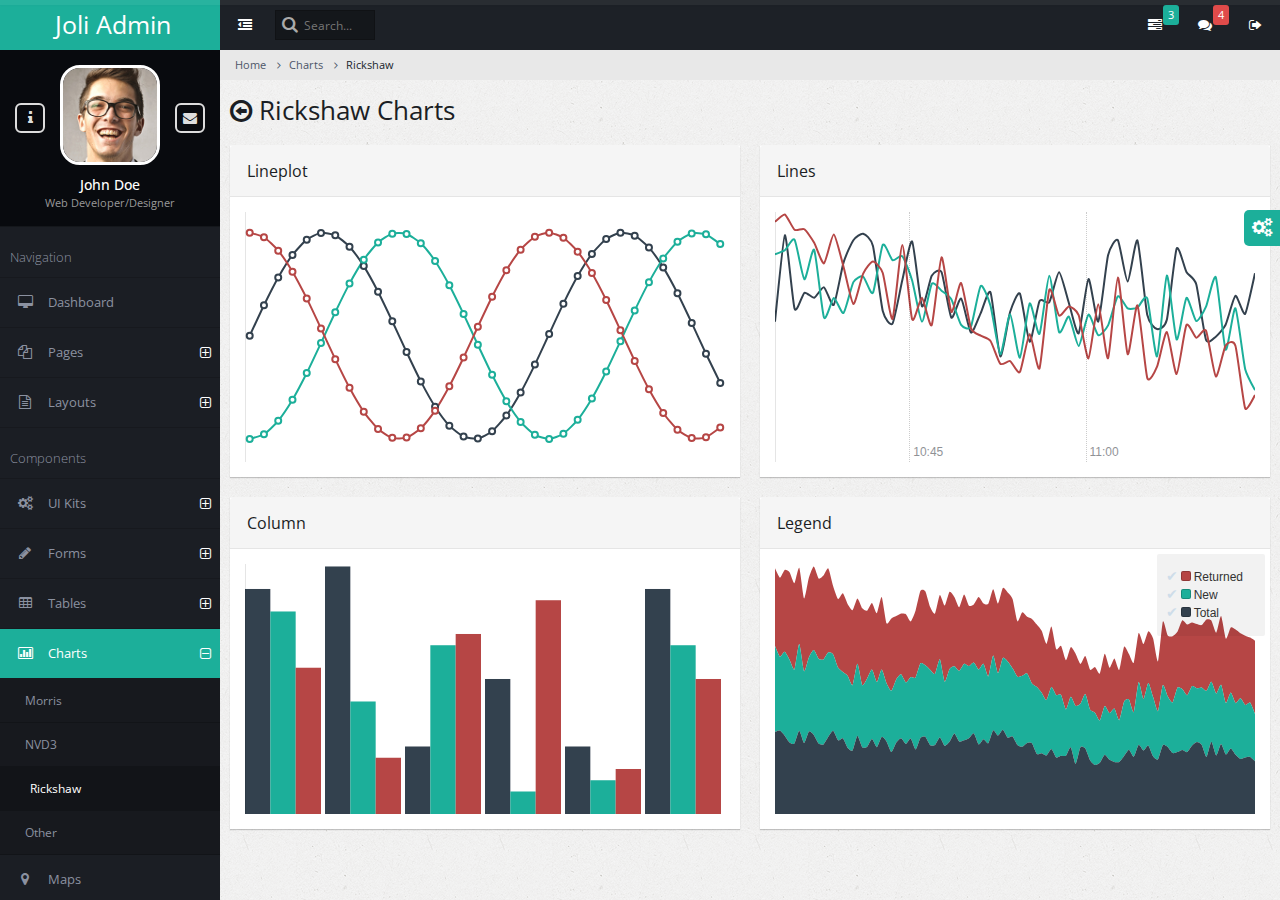
<file: E-Gold/assets/ordergolddesign/border/siteadmin_assets/charts-rickshaw.html>
<!DOCTYPE html>
<html lang="en">
    <head>        
        <!-- META SECTION -->
        <title>Joli Admin - Responsive Bootstrap Admin Template</title>            
        <meta http-equiv="Content-Type" content="text/html; charset=utf-8" />
        <meta http-equiv="X-UA-Compatible" content="IE=edge" />
        <meta name="viewport" content="width=device-width, initial-scale=1" />
        
        <link rel="icon" href="favicon.ico" type="image/x-icon" />
        <!-- END META SECTION -->
        
        <!-- CSS INCLUDE -->        
        <link rel="stylesheet" type="text/css" id="theme" href="css/theme-default.css"/>
        <!-- EOF CSS INCLUDE -->                       
    </head>
    <body>
        <!-- START PAGE CONTAINER -->
        <div class="page-container">
            
            <!-- START PAGE SIDEBAR -->
            <div class="page-sidebar">
                <!-- START X-NAVIGATION -->
                <ul class="x-navigation">
                    <li class="xn-logo">
                        <a href="index.html">Joli Admin</a>
                        <a href="#" class="x-navigation-control"></a>
                    </li>
                    <li class="xn-profile">
                        <a href="#" class="profile-mini">
                            <img src="assets/images/users/avatar.jpg" alt="John Doe"/>
                        </a>
                        <div class="profile">
                            <div class="profile-image">
                                <img src="assets/images/users/avatar.jpg" alt="John Doe"/>
                            </div>
                            <div class="profile-data">
                                <div class="profile-data-name">John Doe</div>
                                <div class="profile-data-title">Web Developer/Designer</div>
                            </div>
                            <div class="profile-controls">
                                <a href="pages-profile.html" class="profile-control-left"><span class="fa fa-info"></span></a>
                                <a href="pages-messages.html" class="profile-control-right"><span class="fa fa-envelope"></span></a>
                            </div>
                        </div>                                                                        
                    </li>
                    <li class="xn-title">Navigation</li>                    
                    <li>
                        <a href="index.html"><span class="fa fa-desktop"></span> <span class="xn-text">Dashboard</span></a>
                    </li>
                    <li class="xn-openable">
                        <a href="#"><span class="fa fa-files-o"></span> <span class="xn-text">Pages</span></a>
                        <ul>
                            <li><a href="pages-gallery.html"><span class="fa fa-image"></span> Gallery</a></li>
                            <li><a href="pages-profile.html"><span class="fa fa-user"></span> Profile</a></li>
                            <li><a href="pages-address-book.html"><span class="fa fa-users"></span> Address Book</a></li>
                            <li class="xn-openable">
                                <a href="#"><span class="fa fa-clock-o"></span> Timeline</a>
                                <ul>
                                    <li><a href="pages-timeline.html"><span class="fa fa-align-center"></span> Default</a></li>
                                    <li><a href="pages-timeline-simple.html"><span class="fa fa-align-justify"></span> Full Width</a></li>
                                </ul>
                            </li>
                            <li class="xn-openable">
                                <a href="#"><span class="fa fa-envelope"></span> Mailbox</a>
                                <ul>
                                    <li><a href="pages-mailbox-inbox.html"><span class="fa fa-inbox"></span> Inbox</a></li>
                                    <li><a href="pages-mailbox-message.html"><span class="fa fa-file-text"></span> Message</a></li>
                                    <li><a href="pages-mailbox-compose.html"><span class="fa fa-pencil"></span> Compose</a></li>
                                </ul>
                            </li>
                            <li><a href="pages-messages.html"><span class="fa fa-comments"></span> Messages</a></li>
                            <li><a href="pages-calendar.html"><span class="fa fa-calendar"></span> Calendar</a></li>
                            <li><a href="pages-tasks.html"><span class="fa fa-edit"></span> Tasks</a></li>
                            <li><a href="pages-content-table.html"><span class="fa fa-columns"></span> Content Table</a></li>
                            <li><a href="pages-faq.html"><span class="fa fa-question-circle"></span> FAQ</a></li>
                            <li><a href="pages-search.html"><span class="fa fa-search"></span> Search</a></li>
                            <li class="xn-openable">
                                <a href="#"><span class="fa fa-file"></span> Blog</a>
                                
                                <ul>                                    
                                    <li><a href="pages-blog-list.html"><span class="fa fa-copy"></span> List of Posts</a></li>
                                    <li><a href="pages-blog-post.html"><span class="fa fa-file-o"></span>Single Post</a></li>
                                </ul>
                            </li>
                            <li class="xn-openable">
                                <a href="#"><span class="fa fa-sign-in"></span> Login</a>
                                <ul>                                    
                                    <li><a href="pages-login.html">App Login</a></li>
                                    <li><a href="pages-login-website.html">Website Login</a></li>
                                    <li><a href="pages-login-website-light.html"> Website Login Light</a></li>
                                </ul>
                            </li>                            
                            <li class="xn-openable">
                                <a href="#"><span class="fa fa-warning"></span> Error Pages</a>
                                <ul>                                    
                                    <li><a href="pages-error-404.html">Error 404 Sample 1</a></li>
                                    <li><a href="pages-error-404-2.html">Error 404 Sample 2</a></li>
                                    <li><a href="pages-error-500.html"> Error 500</a></li>
                                </ul>
                            </li>                            
                        </ul>
                    </li>
                    <li class="xn-openable">
                        <a href="#"><span class="fa fa-file-text-o"></span> <span class="xn-text">Layouts</span></a>
                        <ul>
                            <li><a href="layout-boxed.html">Boxed</a></li>
                            <li><a href="layout-nav-toggled.html">Navigation Toggled</a></li>
                            <li><a href="layout-nav-top.html">Navigation Top</a></li>
                            <li><a href="layout-nav-right.html">Navigation Right</a></li>
                            <li><a href="layout-nav-top-fixed.html">Top Navigation Fixed</a></li>                            
                            <li><a href="layout-nav-custom.html">Custom Navigation</a></li>
                            <li><a href="layout-frame-left.html">Frame Left Column</a></li>
                            <li><a href="layout-frame-right.html">Frame Right Column</a></li>
                            <li><a href="layout-search-left.html">Search Left Side</a></li>
                            <li><a href="blank.html">Blank Page</a></li>
                        </ul>
                    </li>                  
                    <li class="xn-title">Components</li>                    
                    <li class="xn-openable">
                        <a href="#"><span class="fa fa-cogs"></span> <span class="xn-text">UI Kits</span></a>
                        <ul>
                            <li><a href="ui-widgets.html"><span class="fa fa-heart"></span> Widgets</a></li>
                            <li><a href="ui-elements.html"><span class="fa fa-cogs"></span> Elements</a></li>
                            <li><a href="ui-buttons.html"><span class="fa fa-square-o"></span> Buttons</a></li>                            
                            <li><a href="ui-panels.html"><span class="fa fa-pencil-square-o"></span> Panels</a></li>
                            <li><a href="ui-icons.html"><span class="fa fa-magic"></span> Icons</a><div class="informer informer-warning">+679</div></li>
                            <li><a href="ui-typography.html"><span class="fa fa-pencil"></span> Typography</a></li>
                            <li><a href="ui-portlet.html"><span class="fa fa-th"></span> Portlet</a></li>
                            <li><a href="ui-sliders.html"><span class="fa fa-arrows-h"></span> Sliders</a></li>
                            <li><a href="ui-alerts-popups.html"><span class="fa fa-warning"></span> Alerts & Popups</a></li>                            
                            <li><a href="ui-lists.html"><span class="fa fa-list-ul"></span> Lists</a></li>
                            <li><a href="ui-tour.html"><span class="fa fa-random"></span> Tour</a></li>
                        </ul>
                    </li>                    
                    <li class="xn-openable">
                        <a href="#"><span class="fa fa-pencil"></span> <span class="xn-text">Forms</span></a>
                        <ul>
                            <li>
                                <a href="form-layouts-two-column.html"><span class="fa fa-tasks"></span> Form Layouts</a>
                                <div class="informer informer-danger">New</div>
                                <ul>
                                    <li><a href="form-layouts-one-column.html"><span class="fa fa-align-justify"></span> One Column</a></li>
                                    <li><a href="form-layouts-two-column.html"><span class="fa fa-th-large"></span> Two Column</a></li>
                                    <li><a href="form-layouts-tabbed.html"><span class="fa fa-table"></span> Tabbed</a></li>
                                    <li><a href="form-layouts-separated.html"><span class="fa fa-th-list"></span> Separated Rows</a></li>
                                </ul> 
                            </li>
                            <li><a href="form-elements.html"><span class="fa fa-file-text-o"></span> Elements</a></li>
                            <li><a href="form-validation.html"><span class="fa fa-list-alt"></span> Validation</a></li>
                            <li><a href="form-wizards.html"><span class="fa fa-arrow-right"></span> Wizards</a></li>
                            <li><a href="form-editors.html"><span class="fa fa-text-width"></span> WYSIWYG Editors</a></li>
                            <li><a href="form-file-handling.html"><span class="fa fa-floppy-o"></span> File Handling</a></li>
                        </ul>
                    </li>
                    <li class="xn-openable">
                        <a href="tables.html"><span class="fa fa-table"></span> <span class="xn-text">Tables</span></a>
                        <ul>                            
                            <li><a href="table-basic.html"><span class="fa fa-align-justify"></span> Basic</a></li>
                            <li><a href="table-datatables.html"><span class="fa fa-sort-alpha-desc"></span> Data Tables</a></li>
                            <li><a href="table-export.html"><span class="fa fa-download"></span> Export Tables</a></li>                            
                        </ul>
                    </li>
                    <li class="xn-openable active">
                        <a href="#"><span class="fa fa-bar-chart-o"></span> <span class="xn-text">Charts</span></a>
                        <ul>
                            <li><a href="charts-morris.html"><span class="xn-text">Morris</span></a></li>
                            <li><a href="charts-nvd3.html"><span class="xn-text">NVD3</span></a></li>
                            <li class="active"><a href="charts-rickshaw.html"><span class="xn-text">Rickshaw</span></a></li>
                            <li><a href="charts-other.html"><span class="xn-text">Other</span></a></li>
                        </ul>
                    </li>          
                    <li>
                        <a href="maps.html"><span class="fa fa-map-marker"></span> <span class="xn-text">Maps</span></a>
                    </li>                    
                    <li class="xn-openable">
                        <a href="#"><span class="fa fa-sitemap"></span> <span class="xn-text">Navigation Levels</span></a>
                        <ul>                            
                            <li class="xn-openable">
                                <a href="#">Second Level</a>
                                <ul>
                                    <li class="xn-openable">
                                        <a href="#">Third Level</a>
                                        <ul>
                                            <li class="xn-openable">
                                                <a href="#">Fourth Level</a>
                                                <ul>
                                                    <li><a href="#">Fifth Level</a></li>
                                                </ul>
                                            </li>
                                        </ul>
                                    </li>
                                </ul>
                            </li>                            
                        </ul>
                    </li>                    
                </ul>
                <!-- END X-NAVIGATION -->
            </div>
            <!-- END PAGE SIDEBAR -->
            
            <!-- PAGE CONTENT -->
            <div class="page-content">
                
                <!-- START X-NAVIGATION VERTICAL -->
                <ul class="x-navigation x-navigation-horizontal x-navigation-panel">
                    <!-- TOGGLE NAVIGATION -->
                    <li class="xn-icon-button">
                        <a href="#" class="x-navigation-minimize"><span class="fa fa-dedent"></span></a>
                    </li>
                    <!-- END TOGGLE NAVIGATION -->
                    <!-- SEARCH -->
                    <li class="xn-search">
                        <form role="form">
                            <input type="text" name="search" placeholder="Search..."/>
                        </form>
                    </li>   
                    <!-- END SEARCH -->
                    <!-- SIGN OUT -->
                    <li class="xn-icon-button pull-right">
                        <a href="#" class="mb-control" data-box="#mb-signout"><span class="fa fa-sign-out"></span></a>                        
                    </li> 
                    <!-- END SIGN OUT -->
                    <!-- MESSAGES -->
                    <li class="xn-icon-button pull-right">
                        <a href="#"><span class="fa fa-comments"></span></a>
                        <div class="informer informer-danger">4</div>
                        <div class="panel panel-primary animated zoomIn xn-drop-left xn-panel-dragging">
                            <div class="panel-heading">
                                <h3 class="panel-title"><span class="fa fa-comments"></span> Messages</h3>                                
                                <div class="pull-right">
                                    <span class="label label-danger">4 new</span>
                                </div>
                            </div>
                            <div class="panel-body list-group list-group-contacts scroll" style="height: 200px;">
                                <a href="#" class="list-group-item">
                                    <div class="list-group-status status-online"></div>
                                    <img src="assets/images/users/user2.jpg" class="pull-left" alt="John Doe"/>
                                    <span class="contacts-title">John Doe</span>
                                    <p>Praesent placerat tellus id augue condimentum</p>
                                </a>
                                <a href="#" class="list-group-item">
                                    <div class="list-group-status status-away"></div>
                                    <img src="assets/images/users/user.jpg" class="pull-left" alt="Dmitry Ivaniuk"/>
                                    <span class="contacts-title">Dmitry Ivaniuk</span>
                                    <p>Donec risus sapien, sagittis et magna quis</p>
                                </a>
                                <a href="#" class="list-group-item">
                                    <div class="list-group-status status-away"></div>
                                    <img src="assets/images/users/user3.jpg" class="pull-left" alt="Nadia Ali"/>
                                    <span class="contacts-title">Nadia Ali</span>
                                    <p>Mauris vel eros ut nunc rhoncus cursus sed</p>
                                </a>
                                <a href="#" class="list-group-item">
                                    <div class="list-group-status status-offline"></div>
                                    <img src="assets/images/users/user6.jpg" class="pull-left" alt="Darth Vader"/>
                                    <span class="contacts-title">Darth Vader</span>
                                    <p>I want my money back!</p>
                                </a>
                            </div>     
                            <div class="panel-footer text-center">
                                <a href="pages-messages.html">Show all messages</a>
                            </div>                            
                        </div>                        
                    </li>
                    <!-- END MESSAGES -->
                    <!-- TASKS -->
                    <li class="xn-icon-button pull-right">
                        <a href="#"><span class="fa fa-tasks"></span></a>
                        <div class="informer informer-warning">3</div>
                        <div class="panel panel-primary animated zoomIn xn-drop-left xn-panel-dragging">
                            <div class="panel-heading">
                                <h3 class="panel-title"><span class="fa fa-tasks"></span> Tasks</h3>                                
                                <div class="pull-right">
                                    <span class="label label-warning">3 active</span>
                                </div>
                            </div>
                            <div class="panel-body list-group scroll" style="height: 200px;">                                
                                <a class="list-group-item" href="#">
                                    <strong>Phasellus augue arcu, elementum</strong>
                                    <div class="progress progress-small progress-striped active">
                                        <div class="progress-bar progress-bar-danger" role="progressbar" aria-valuenow="50" aria-valuemin="0" aria-valuemax="100" style="width: 50%;">50%</div>
                                    </div>
                                    <small class="text-muted">John Doe, 25 Sep 2014 / 50%</small>
                                </a>
                                <a class="list-group-item" href="#">
                                    <strong>Aenean ac cursus</strong>
                                    <div class="progress progress-small progress-striped active">
                                        <div class="progress-bar progress-bar-warning" role="progressbar" aria-valuenow="80" aria-valuemin="0" aria-valuemax="100" style="width: 80%;">80%</div>
                                    </div>
                                    <small class="text-muted">Dmitry Ivaniuk, 24 Sep 2014 / 80%</small>
                                </a>
                                <a class="list-group-item" href="#">
                                    <strong>Lorem ipsum dolor</strong>
                                    <div class="progress progress-small progress-striped active">
                                        <div class="progress-bar progress-bar-success" role="progressbar" aria-valuenow="95" aria-valuemin="0" aria-valuemax="100" style="width: 95%;">95%</div>
                                    </div>
                                    <small class="text-muted">John Doe, 23 Sep 2014 / 95%</small>
                                </a>
                                <a class="list-group-item" href="#">
                                    <strong>Cras suscipit ac quam at tincidunt.</strong>
                                    <div class="progress progress-small">
                                        <div class="progress-bar" role="progressbar" aria-valuenow="100" aria-valuemin="0" aria-valuemax="100" style="width: 100%;">100%</div>
                                    </div>
                                    <small class="text-muted">John Doe, 21 Sep 2014 /</small><small class="text-success"> Done</small>
                                </a>                                
                            </div>     
                            <div class="panel-footer text-center">
                                <a href="pages-tasks.html">Show all tasks</a>
                            </div>                            
                        </div>                        
                    </li>
                    <!-- END TASKS -->
                </ul>
                <!-- END X-NAVIGATION VERTICAL -->                    
                
                <!-- START BREADCRUMB -->
                <ul class="breadcrumb">
                    <li><a href="#">Home</a></li>
                    <li><a href="#">Charts</a></li>
                    <li class="active">Rickshaw</li>
                </ul>
                <!-- END BREADCRUMB -->                
                                
                <!-- PAGE TITLE -->
                <div class="page-title">                    
                    <h2><span class="fa fa-arrow-circle-o-left"></span> Rickshaw Charts</h2>
                </div>
                <!-- END PAGE TITLE -->                

                <!-- PAGE CONTENT WRAPPER -->
                <div class="page-content-wrap">
                    
                    <div class="row">
                        
                        <div class="col-md-6">
                            <div class="panel panel-default">
                                <div class="panel-heading">
                                    <h3 class="panel-title">Lineplot</h3>
                                </div>
                                <div class="panel-body">                                    
                                    <div id="charts-lineplot"></div>
                                </div>
                            </div>
                        </div>
                        
                        <div class="col-md-6">
                            <div class="panel panel-default">
                                <div class="panel-heading">
                                    <h3 class="panel-title">Lines</h3>
                                </div>
                                <div class="panel-body">                                    
                                    <div id="charts-lines"></div>
                                </div>
                            </div>                            
                        </div>
                        
                    </div>
                    
                    <div class="row">
                        
                        <div class="col-md-6">
                            <div class="panel panel-default">
                                <div class="panel-heading">
                                    <h3 class="panel-title">Column</h3>
                                </div>
                                <div class="panel-body">                                    
                                    <div id="charts-column"></div>
                                </div>
                            </div>                                                        
                        </div>
                        
                        <div class="col-md-6">
                            <div class="panel panel-default">
                                <div class="panel-heading">
                                    <h3 class="panel-title">Legend</h3>
                                </div>
                                <div class="panel-body">                                    
                                    <div id="charts-legend"></div>
                                    <div class="chart-legend">
                                        <div id="legend"></div>
                                    </div>
                                </div>
                            </div>                            
                        </div>
                        
                    </div>                    
                    
                </div>
                <!-- END PAGE CONTENT WRAPPER -->                
            </div>            
            <!-- END PAGE CONTENT -->
        </div>
        <!-- END PAGE CONTAINER -->
        
        <!-- MESSAGE BOX-->
        <div class="message-box animated fadeIn" data-sound="alert" id="mb-signout">
            <div class="mb-container">
                <div class="mb-middle">
                    <div class="mb-title"><span class="fa fa-sign-out"></span> Log <strong>Out</strong> ?</div>
                    <div class="mb-content">
                        <p>Are you sure you want to log out?</p>                    
                        <p>Press No if youwant to continue work. Press Yes to logout current user.</p>
                    </div>
                    <div class="mb-footer">
                        <div class="pull-right">
                            <a href="pages-login.html" class="btn btn-success btn-lg">Yes</a>
                            <button class="btn btn-default btn-lg mb-control-close">No</button>
                        </div>
                    </div>
                </div>
            </div>
        </div>
        <!-- END MESSAGE BOX-->

        <!-- START PRELOADS -->
        <audio id="audio-alert" src="audio/alert.mp3" preload="auto"></audio>
        <audio id="audio-fail" src="audio/fail.mp3" preload="auto"></audio>
        <!-- END PRELOADS -->               
        
    <!-- START SCRIPTS -->
        <!-- START PLUGINS -->
        <script type="text/javascript" src="js/plugins/jquery/jquery.min.js"></script>
        <script type="text/javascript" src="js/plugins/jquery/jquery-ui.min.js"></script>
        <script type="text/javascript" src="js/plugins/bootstrap/bootstrap.min.js"></script>        
        <!-- END PLUGINS -->
        
        <!-- START THIS PAGE PLUGINS-->        
        <script type='text/javascript' src='js/plugins/icheck/icheck.min.js'></script>
        <script type="text/javascript" src="js/plugins/mcustomscrollbar/jquery.mCustomScrollbar.min.js"></script>
        
        <script type="text/javascript" src="js/plugins/rickshaw/d3.v3.js"></script>
        <script type="text/javascript" src="js/plugins/rickshaw/rickshaw.min.js"></script>     
        <!-- END THIS PAGE PLUGINS-->        
        
        <!-- START TEMPLATE -->
        <script type="text/javascript" src="js/settings.js"></script>
        
        <script type="text/javascript" src="js/plugins.js"></script>        
        <script type="text/javascript" src="js/actions.js"></script>
        <script type="text/javascript" src="js/demo_charts_rickshaw.js"></script>
        <!-- END TEMPLATE -->
    <!-- END SCRIPTS -->        
    </body>
</html>
</file>
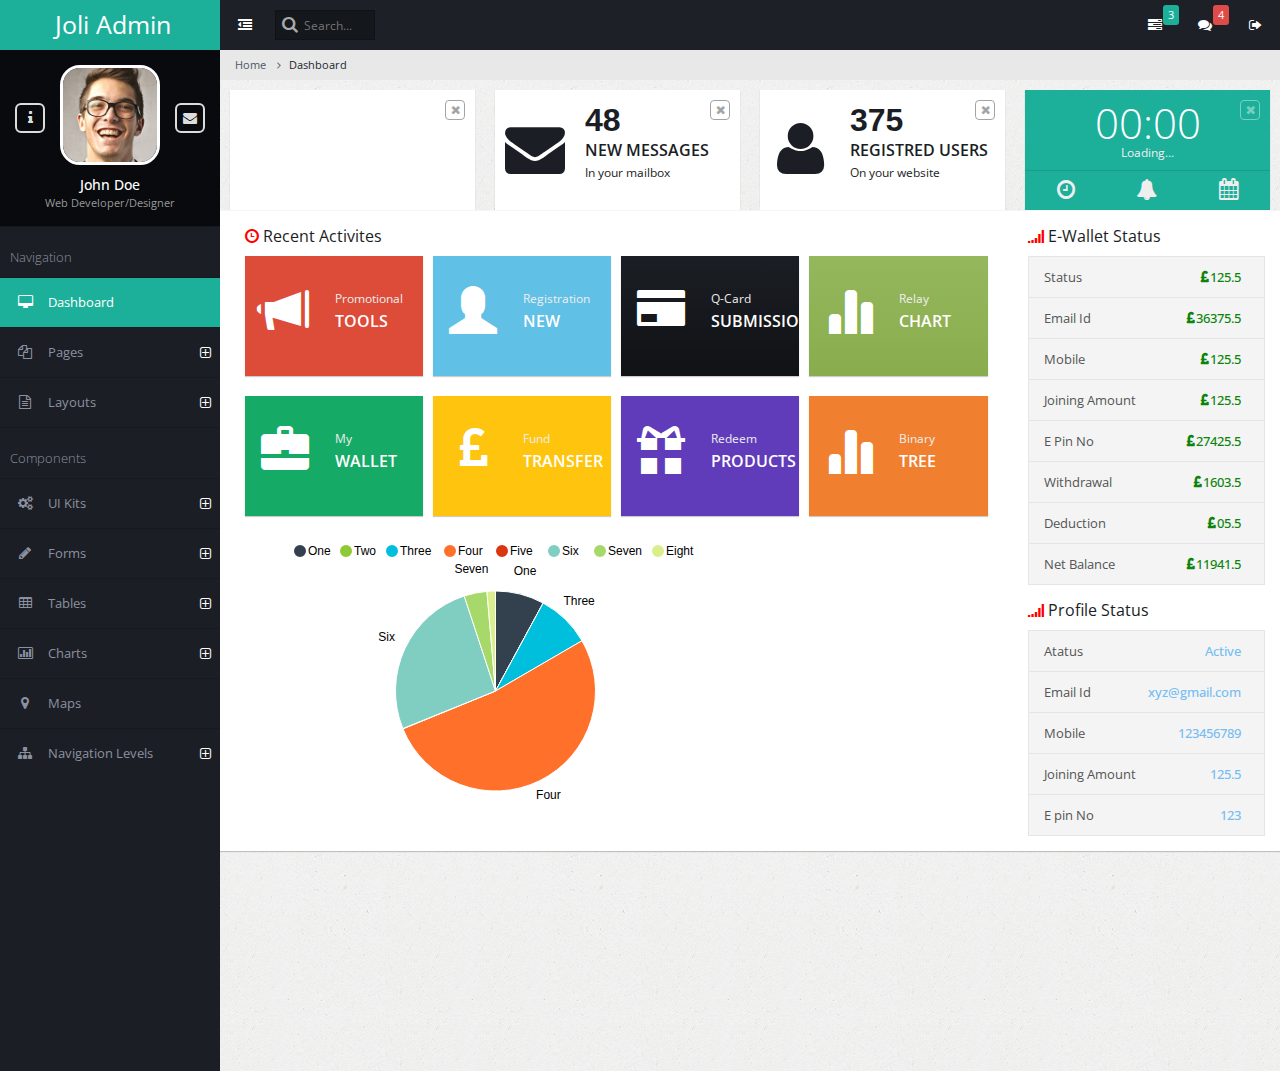
<file: E-Gold/assets/ordergolddesign/border/siteadmin_assets/dashboard1.html>
﻿<!DOCTYPE html>
<html lang="en">
<head>
    <!-- META SECTION -->
    <title>Joli Admin - Responsive Bootstrap Admin Template</title>
    <meta http-equiv="Content-Type" content="text/html; charset=utf-8" />
    <meta http-equiv="X-UA-Compatible" content="IE=edge" />
    <meta name="viewport" content="width=device-width, initial-scale=1" />

    <link rel="icon" href="favicon.ico" type="image/x-icon" />
    <!-- END META SECTION -->
    <!-- CSS INCLUDE -->
    <link rel="stylesheet" type="text/css" id="theme" href="css/theme-default.css" />
    <!-- EOF CSS INCLUDE -->
    <style>
      .widget.widget-item-icon .widget-item-left {
       border-right:0px;
        }
        .ts-button {
        display:none;
        }
        .list-group-item:first-child {
                 border-top-left-radius: 0px; 
     border-top-right-radius: 0px; 
        }
        .list-group-item:last-child {
    margin-bottom: 0;
    border-bottom-right-radius: 0px;
    border-bottom-left-radius: 0px;
}
        .widget.widget-default {
        margin-bottom:0px; padding-bottom:0px;
        }
        .widget.widget-info {
             margin-bottom:0px; padding-bottom:0px;
        }
    </style>
</head>
<body>
    <!-- START PAGE CONTAINER -->
    <div class="page-container">

        <!-- START PAGE SIDEBAR -->
        <div class="page-sidebar">
            <!-- START X-NAVIGATION -->
            <ul class="x-navigation">
                <li class="xn-logo">
                    <a href="index.html">Joli Admin</a>
                    <a href="#" class="x-navigation-control"></a>
                </li>
                <li class="xn-profile">
                    <a href="#" class="profile-mini">
                        <img src="assets/images/users/avatar.jpg" alt="John Doe" />
                    </a>
                    <div class="profile">
                        <div class="profile-image">
                            <img src="assets/images/users/avatar.jpg" alt="John Doe" />
                        </div>
                        <div class="profile-data">
                            <div class="profile-data-name">John Doe</div>
                            <div class="profile-data-title">Web Developer/Designer</div>
                        </div>
                        <div class="profile-controls">
                            <a href="pages-profile.html" class="profile-control-left"><span class="fa fa-info"></span></a>
                            <a href="pages-messages.html" class="profile-control-right"><span class="fa fa-envelope"></span></a>
                        </div>
                    </div>
                </li>
                <li class="xn-title">Navigation</li>
                <li class="active">
                    <a href="index.html"><span class="fa fa-desktop"></span> <span class="xn-text">Dashboard</span></a>
                </li>
                <li class="xn-openable">
                    <a href="#"><span class="fa fa-files-o"></span> <span class="xn-text">Pages</span></a>
                    <ul>
                        <li><a href="pages-gallery.html"><span class="fa fa-image"></span> Gallery</a></li>
                        <li><a href="pages-profile.html"><span class="fa fa-user"></span> Profile</a></li>
                        <li><a href="pages-address-book.html"><span class="fa fa-users"></span> Address Book</a></li>
                        <li class="xn-openable">
                            <a href="#"><span class="fa fa-clock-o"></span> Timeline</a>
                            <ul>
                                <li><a href="pages-timeline.html"><span class="fa fa-align-center"></span> Default</a></li>
                                <li><a href="pages-timeline-simple.html"><span class="fa fa-align-justify"></span> Full Width</a></li>
                            </ul>
                        </li>
                        <li class="xn-openable">
                            <a href="#"><span class="fa fa-envelope"></span> Mailbox</a>
                            <ul>
                                <li><a href="pages-mailbox-inbox.html"><span class="fa fa-inbox"></span> Inbox</a></li>
                                <li><a href="pages-mailbox-message.html"><span class="fa fa-file-text"></span> Message</a></li>
                                <li><a href="pages-mailbox-compose.html"><span class="fa fa-pencil"></span> Compose</a></li>
                            </ul>
                        </li>
                        <li><a href="pages-messages.html"><span class="fa fa-comments"></span> Messages</a></li>
                        <li><a href="pages-calendar.html"><span class="fa fa-calendar"></span> Calendar</a></li>
                        <li><a href="pages-tasks.html"><span class="fa fa-edit"></span> Tasks</a></li>
                        <li><a href="pages-content-table.html"><span class="fa fa-columns"></span> Content Table</a></li>
                        <li><a href="pages-faq.html"><span class="fa fa-question-circle"></span> FAQ</a></li>
                        <li><a href="pages-search.html"><span class="fa fa-search"></span> Search</a></li>
                        <li class="xn-openable">
                            <a href="#"><span class="fa fa-file"></span> Blog</a>

                            <ul>
                                <li><a href="pages-blog-list.html"><span class="fa fa-copy"></span> List of Posts</a></li>
                                <li><a href="pages-blog-post.html"><span class="fa fa-file-o"></span>Single Post</a></li>
                            </ul>
                        </li>
                        <li class="xn-openable">
                            <a href="#"><span class="fa fa-sign-in"></span> Login</a>
                            <ul>
                                <li><a href="pages-login.html">App Login</a></li>
                                <li><a href="pages-login-website.html">Website Login</a></li>
                                <li><a href="pages-login-website-light.html"> Website Login Light</a></li>
                            </ul>
                        </li>
                        <li class="xn-openable">
                            <a href="#"><span class="fa fa-warning"></span> Error Pages</a>
                            <ul>
                                <li><a href="pages-error-404.html">Error 404 Sample 1</a></li>
                                <li><a href="pages-error-404-2.html">Error 404 Sample 2</a></li>
                                <li><a href="pages-error-500.html"> Error 500</a></li>
                            </ul>
                        </li>
                    </ul>
                </li>
                <li class="xn-openable">
                    <a href="#"><span class="fa fa-file-text-o"></span> <span class="xn-text">Layouts</span></a>
                    <ul>
                        <li><a href="layout-boxed.html">Boxed</a></li>
                        <li><a href="layout-nav-toggled.html">Navigation Toggled</a></li>
                        <li><a href="layout-nav-top.html">Navigation Top</a></li>
                        <li><a href="layout-nav-right.html">Navigation Right</a></li>
                        <li><a href="layout-nav-top-fixed.html">Top Navigation Fixed</a></li>
                        <li><a href="layout-nav-custom.html">Custom Navigation</a></li>
                        <li><a href="layout-frame-left.html">Frame Left Column</a></li>
                        <li><a href="layout-frame-right.html">Frame Right Column</a></li>
                        <li><a href="layout-search-left.html">Search Left Side</a></li>
                        <li><a href="blank.html">Blank Page</a></li>
                    </ul>
                </li>
                <li class="xn-title">Components</li>
                <li class="xn-openable">
                    <a href="#"><span class="fa fa-cogs"></span> <span class="xn-text">UI Kits</span></a>
                    <ul>
                        <li><a href="ui-widgets.html"><span class="fa fa-heart"></span> Widgets</a></li>
                        <li><a href="ui-elements.html"><span class="fa fa-cogs"></span> Elements</a></li>
                        <li><a href="ui-buttons.html"><span class="fa fa-square-o"></span> Buttons</a></li>
                        <li><a href="ui-panels.html"><span class="fa fa-pencil-square-o"></span> Panels</a></li>
                        <li><a href="ui-icons.html"><span class="fa fa-magic"></span> Icons</a><div class="informer informer-warning">+679</div></li>
                        <li><a href="ui-typography.html"><span class="fa fa-pencil"></span> Typography</a></li>
                        <li><a href="ui-portlet.html"><span class="fa fa-th"></span> Portlet</a></li>
                        <li><a href="ui-sliders.html"><span class="fa fa-arrows-h"></span> Sliders</a></li>
                        <li><a href="ui-alerts-popups.html"><span class="fa fa-warning"></span> Alerts & Popups</a></li>
                        <li><a href="ui-lists.html"><span class="fa fa-list-ul"></span> Lists</a></li>
                        <li><a href="ui-tour.html"><span class="fa fa-random"></span> Tour</a></li>
                    </ul>
                </li>
                <li class="xn-openable">
                    <a href="#"><span class="fa fa-pencil"></span> <span class="xn-text">Forms</span></a>
                    <ul>
                        <li>
                            <a href="form-layouts-two-column.html"><span class="fa fa-tasks"></span> Form Layouts</a>
                            <div class="informer informer-danger">New</div>
                            <ul>
                                <li><a href="form-layouts-one-column.html"><span class="fa fa-align-justify"></span> One Column</a></li>
                                <li><a href="form-layouts-two-column.html"><span class="fa fa-th-large"></span> Two Column</a></li>
                                <li><a href="form-layouts-tabbed.html"><span class="fa fa-table"></span> Tabbed</a></li>
                                <li><a href="form-layouts-separated.html"><span class="fa fa-th-list"></span> Separated Rows</a></li>
                            </ul>
                        </li>
                        <li><a href="form-elements.html"><span class="fa fa-file-text-o"></span> Elements</a></li>
                        <li><a href="form-validation.html"><span class="fa fa-list-alt"></span> Validation</a></li>
                        <li><a href="form-wizards.html"><span class="fa fa-arrow-right"></span> Wizards</a></li>
                        <li><a href="form-editors.html"><span class="fa fa-text-width"></span> WYSIWYG Editors</a></li>
                        <li><a href="form-file-handling.html"><span class="fa fa-floppy-o"></span> File Handling</a></li>
                    </ul>
                </li>
                <li class="xn-openable">
                    <a href="tables.html"><span class="fa fa-table"></span> <span class="xn-text">Tables</span></a>
                    <ul>
                        <li><a href="table-basic.html"><span class="fa fa-align-justify"></span> Basic</a></li>
                        <li><a href="table-datatables.html"><span class="fa fa-sort-alpha-desc"></span> Data Tables</a></li>
                        <li><a href="table-export.html"><span class="fa fa-download"></span> Export Tables</a></li>
                    </ul>
                </li>
                <li class="xn-openable">
                    <a href="#"><span class="fa fa-bar-chart-o"></span> <span class="xn-text">Charts</span></a>
                    <ul>
                        <li><a href="charts-morris.html"><span class="xn-text">Morris</span></a></li>
                        <li><a href="charts-nvd3.html"><span class="xn-text">NVD3</span></a></li>
                        <li><a href="charts-rickshaw.html"><span class="xn-text">Rickshaw</span></a></li>
                        <li><a href="charts-other.html"><span class="xn-text">Other</span></a></li>
                    </ul>
                </li>
                <li>
                    <a href="maps.html"><span class="fa fa-map-marker"></span> <span class="xn-text">Maps</span></a>
                </li>
                <li class="xn-openable">
                    <a href="#"><span class="fa fa-sitemap"></span> <span class="xn-text">Navigation Levels</span></a>
                    <ul>
                        <li class="xn-openable">
                            <a href="#">Second Level</a>
                            <ul>
                                <li class="xn-openable">
                                    <a href="#">Third Level</a>
                                    <ul>
                                        <li class="xn-openable">
                                            <a href="#">Fourth Level</a>
                                            <ul>
                                                <li><a href="#">Fifth Level</a></li>
                                            </ul>
                                        </li>
                                    </ul>
                                </li>
                            </ul>
                        </li>
                    </ul>
                </li>

            </ul>
            <!-- END X-NAVIGATION -->
        </div>
        <!-- END PAGE SIDEBAR -->
        <!-- PAGE CONTENT -->
        <div class="page-content">

            <!-- START X-NAVIGATION VERTICAL -->
            <ul class="x-navigation x-navigation-horizontal x-navigation-panel">
                <!-- TOGGLE NAVIGATION -->
                <li class="xn-icon-button">
                    <a href="#" class="x-navigation-minimize"><span class="fa fa-dedent"></span></a>
                </li>
                <!-- END TOGGLE NAVIGATION -->
                <!-- SEARCH -->
                <li class="xn-search">
                    <form role="form">
                        <input type="text" name="search" placeholder="Search..." />
                    </form>
                </li>
                <!-- END SEARCH -->
                <!-- SIGN OUT -->
                <li class="xn-icon-button pull-right">
                    <a href="#" class="mb-control" data-box="#mb-signout"><span class="fa fa-sign-out"></span></a>
                </li>
                <!-- END SIGN OUT -->
                <!-- MESSAGES -->
                <li class="xn-icon-button pull-right">
                    <a href="#"><span class="fa fa-comments"></span></a>
                    <div class="informer informer-danger">4</div>
                    <div class="panel panel-primary animated zoomIn xn-drop-left xn-panel-dragging">
                        <div class="panel-heading">
                            <h3 class="panel-title"><span class="fa fa-comments"></span> Messages</h3>
                            <div class="pull-right">
                                <span class="label label-danger">4 new</span>
                            </div>
                        </div>
                        <div class="panel-body list-group list-group-contacts scroll" style="height: 200px;">
                            <a href="#" class="list-group-item">
                                <div class="list-group-status status-online"></div>
                                <img src="assets/images/users/user2.jpg" class="pull-left" alt="John Doe" />
                                <span class="contacts-title">John Doe</span>
                                <p>Praesent placerat tellus id augue condimentum</p>
                            </a>
                            <a href="#" class="list-group-item">
                                <div class="list-group-status status-away"></div>
                                <img src="assets/images/users/user.jpg" class="pull-left" alt="Dmitry Ivaniuk" />
                                <span class="contacts-title">Dmitry Ivaniuk</span>
                                <p>Donec risus sapien, sagittis et magna quis</p>
                            </a>
                            <a href="#" class="list-group-item">
                                <div class="list-group-status status-away"></div>
                                <img src="assets/images/users/user3.jpg" class="pull-left" alt="Nadia Ali" />
                                <span class="contacts-title">Nadia Ali</span>
                                <p>Mauris vel eros ut nunc rhoncus cursus sed</p>
                            </a>
                            <a href="#" class="list-group-item">
                                <div class="list-group-status status-offline"></div>
                                <img src="assets/images/users/user6.jpg" class="pull-left" alt="Darth Vader" />
                                <span class="contacts-title">Darth Vader</span>
                                <p>I want my money back!</p>
                            </a>
                        </div>
                        <div class="panel-footer text-center">
                            <a href="pages-messages.html">Show all messages</a>
                        </div>
                    </div>
                </li>
                <!-- END MESSAGES -->
                <!-- TASKS -->
                <li class="xn-icon-button pull-right">
                    <a href="#"><span class="fa fa-tasks"></span></a>
                    <div class="informer informer-warning">3</div>
                    <div class="panel panel-primary animated zoomIn xn-drop-left xn-panel-dragging">
                        <div class="panel-heading">
                            <h3 class="panel-title"><span class="fa fa-tasks"></span> Tasks</h3>
                            <div class="pull-right">
                                <span class="label label-warning">3 active</span>
                            </div>
                        </div>
                        <div class="panel-body list-group scroll" style="height: 200px;">
                            <a class="list-group-item" href="#">
                                <strong>Phasellus augue arcu, elementum</strong>
                                <div class="progress progress-small progress-striped active">
                                    <div class="progress-bar progress-bar-danger" role="progressbar" aria-valuenow="50" aria-valuemin="0" aria-valuemax="100" style="width: 50%;">50%</div>
                                </div>
                                <small class="text-muted">John Doe, 25 Sep 2014 / 50%</small>
                            </a>
                            <a class="list-group-item" href="#">
                                <strong>Aenean ac cursus</strong>
                                <div class="progress progress-small progress-striped active">
                                    <div class="progress-bar progress-bar-warning" role="progressbar" aria-valuenow="80" aria-valuemin="0" aria-valuemax="100" style="width: 80%;">80%</div>
                                </div>
                                <small class="text-muted">Dmitry Ivaniuk, 24 Sep 2014 / 80%</small>
                            </a>
                            <a class="list-group-item" href="#">
                                <strong>Lorem ipsum dolor</strong>
                                <div class="progress progress-small progress-striped active">
                                    <div class="progress-bar progress-bar-success" role="progressbar" aria-valuenow="95" aria-valuemin="0" aria-valuemax="100" style="width: 95%;">95%</div>
                                </div>
                                <small class="text-muted">John Doe, 23 Sep 2014 / 95%</small>
                            </a>
                            <a class="list-group-item" href="#">
                                <strong>Cras suscipit ac quam at tincidunt.</strong>
                                <div class="progress progress-small">
                                    <div class="progress-bar" role="progressbar" aria-valuenow="100" aria-valuemin="0" aria-valuemax="100" style="width: 100%;">100%</div>
                                </div>
                                <small class="text-muted">John Doe, 21 Sep 2014 /</small><small class="text-success"> Done</small>
                            </a>
                        </div>
                        <div class="panel-footer text-center">
                            <a href="pages-tasks.html">Show all tasks</a>
                        </div>
                    </div>
                </li>
                <!-- END TASKS -->
            </ul>
            <!-- END X-NAVIGATION VERTICAL -->
            <!-- START BREADCRUMB -->
            <ul class="breadcrumb">
                <li><a href="#">Home</a></li>
                <li class="active">Dashboard</li>
            </ul>
            <!-- END BREADCRUMB -->
            <!-- PAGE CONTENT WRAPPER -->
            <div class="page-content-wrap">

                <!-- START WIDGETS -->
                <div class="row">
                    <div class="col-md-3">

                        <!-- START WIDGET SLIDER -->
                        <div class="widget widget-default widget-carousel">
                            <div class="owl-carousel" id="owl-example">
                                <div>
                                    <div class="widget-title">Total Visitors</div>
                                    <div class="widget-subtitle">27/08/2014 15:23</div>
                                    <div class="widget-int">3,548</div>
                                </div>
                                <div>
                                    <div class="widget-title">Returned</div>
                                    <div class="widget-subtitle">Visitors</div>
                                    <div class="widget-int">1,695</div>
                                </div>
                                <div>
                                    <div class="widget-title">New</div>
                                    <div class="widget-subtitle">Visitors</div>
                                    <div class="widget-int">1,977</div>
                                </div>
                            </div>
                            <div class="widget-controls">
                                <a href="#" class="widget-control-right widget-remove" data-toggle="tooltip" data-placement="top" title="Remove Widget"><span class="fa fa-times"></span></a>
                            </div>
                        </div>
                        <!-- END WIDGET SLIDER -->

                    </div>
                    <div class="col-md-3">

                        <!-- START WIDGET MESSAGES -->
                        <div class="widget widget-default widget-item-icon" onclick="location.href='pages-messages.html';">
                            <div class="widget-item-left">
                                <span class="fa fa-envelope"></span>
                            </div>
                            <div class="widget-data">
                                <div class="widget-int num-count">48</div>
                                <div class="widget-title">New messages</div>
                                <div class="widget-subtitle">In your mailbox</div>
                            </div>
                            <div class="widget-controls">
                                <a href="#" class="widget-control-right widget-remove" data-toggle="tooltip" data-placement="top" title="Remove Widget"><span class="fa fa-times"></span></a>
                            </div>
                        </div>
                        <!-- END WIDGET MESSAGES -->

                    </div>
                    <div class="col-md-3">

                        <!-- START WIDGET REGISTRED -->
                        <div class="widget widget-default widget-item-icon" onclick="location.href='pages-address-book.html';">
                            <div class="widget-item-left">
                                <span class="fa fa-user"></span>
                            </div>
                            <div class="widget-data">
                                <div class="widget-int num-count">375</div>
                                <div class="widget-title">Registred users</div>
                                <div class="widget-subtitle">On your website</div>
                            </div>
                            <div class="widget-controls">
                                <a href="#" class="widget-control-right widget-remove" data-toggle="tooltip" data-placement="top" title="Remove Widget"><span class="fa fa-times"></span></a>
                            </div>
                        </div>
                        <!-- END WIDGET REGISTRED -->

                    </div>
                    <div class="col-md-3">

                        <!-- START WIDGET CLOCK -->
                        <div class="widget widget-info widget-padding-sm">
                            <div class="widget-big-int plugin-clock">00:00</div>
                            <div class="widget-subtitle plugin-date">Loading...</div>
                            <div class="widget-controls">
                                <a href="#" class="widget-control-right widget-remove" data-toggle="tooltip" data-placement="left" title="Remove Widget"><span class="fa fa-times"></span></a>
                            </div>
                            <div class="widget-buttons widget-c3">
                                <div class="col">
                                    <a href="#"><span class="fa fa-clock-o"></span></a>
                                </div>
                                <div class="col">
                                    <a href="#"><span class="fa fa-bell"></span></a>
                                </div>
                                <div class="col">
                                    <a href="#"><span class="fa fa-calendar"></span></a>
                                </div>
                            </div>
                        </div>
                        <!-- END WIDGET CLOCK -->

                    </div>
                </div>
                <!-- END WIDGETS -->

              <div class="row">
                 
                  <div class="panel panel-default">
                      <div class="panel-body" style="padding-top:0px;">
                          <br />

                          <div class="col-md-9">
                              <h4><i class="glyphicon glyphicon-time" style="color:red; font-size:14px;"></i> Recent Activites</h4>
                              <div class="row">
                                  <div class="col-md-3" style="padding-left:0px;">
                                      <div class="widget widget-danger widget-item-icon" style="background:#dd4b39;">
                                          <div class="widget-item-left">
                                              <span class="glyphicon glyphicon-bullhorn" style="font-size: 48px;"></span>
                                          </div>
                                          <div class="widget-data">
                                              <div class="widget-int num-count"></div>
                                              <div class=" widget-subtitle" style="padding-top:25px; text-transform:none">Promotional</div>
                                              <div class="widget-title"> TOOLS</div>
                                          </div>

                                      </div>
                                  </div>
                                  <div class="col-md-3" style="padding-left:0px; ">
                                      <div class="widget widget-warning widget-item-icon" style="background:rgb(97, 192, 230) ">
                                          <div class="widget-item-left">
                                              <span class="glyphicon glyphicon-user" style="font-size: 48px;"></span>
                                          </div>
                                          <div class="widget-data">
                                              <div class="widget-int num-count"></div>
                                              <div class="widget-subtitle" style="padding-top:25px; text-transform:none">Registration</div>
                                              <div class="widget-title"> NEW</div>
                                          </div>

                                      </div>
                                  </div>
                                  <div class="col-md-3" style="padding-left:0px; ">
                                      <div class="widget widget-primary widget-item-icon">
                                          <div class="widget-item-left">
                                              <span class="glyphicon glyphicon-credit-card" style="font-size: 48px;"></span>
                                          </div>
                                          <div class="widget-data">
                                              <div class="widget-int num-count"></div>
                                              <div class="widget-subtitle" style="padding-top:25px; text-transform:none">Q-Card</div>
                                              <div class="widget-title"> SUBMISSION</div>
                                          </div>

                                      </div>
                                  </div>
                                  <div class="col-md-3" style="padding-left:0px; ">
                                      <div class="widget widget-success widget-item-icon">
                                          <div class="widget-item-left">
                                              <span class="glyphicon glyphicon-stats" style="font-size: 48px;"></span>
                                          </div>
                                          <div class="widget-data">
                                              <div class="widget-int num-count"></div>
                                              <div class="widget-subtitle" style="padding-top:25px; text-transform:none">Relay</div>
                                              <div class="widget-title"> CHART</div>
                                          </div>

                                      </div>
                                  </div>
                              </div>
                              <div class="row">
                                  <div class="col-md-3" style="padding-left:0px;">
                                      <div class="widget widget-danger widget-item-icon" style="background:#15aa66;">
                                          <div class="widget-item-left">
                                              <span class="glyphicon glyphicon-briefcase" style="font-size: 48px;"></span>
                                          </div>
                                          <div class="widget-data">
                                              <div class="widget-int num-count"></div>
                                              <div class=" widget-subtitle" style="padding-top:25px; text-transform:none">My</div>
                                              <div class="widget-title">Wallet</div>
                                          </div>

                                      </div>
                                  </div>
                                  <div class="col-md-3" style="padding-left:0px; ">
                                      <div class="widget widget-warning widget-item-icon" style="background:#ffc40e ">
                                          <div class="widget-item-left">
                                              <span class="fa fa-gbp" style="font-size: 48px;"></span>
                                          </div>
                                          <div class="widget-data">
                                              <div class="widget-int num-count"></div>
                                              <div class="widget-subtitle" style="padding-top:25px; text-transform:none">Fund</div>
                                              <div class="widget-title">TRANSFER</div>
                                          </div>

                                      </div>
                                  </div>
                                  <div class="col-md-3" style="padding-left:0px; ">
                                      <div class="widget widget-primary widget-item-icon" style="background:#603cba">
                                          <div class="widget-item-left">
                                              <span class="glyphicon glyphicon-gift" style="font-size: 48px;"></span>
                                          </div>
                                          <div class="widget-data">
                                              <div class="widget-int num-count"></div>
                                              <div class="widget-subtitle" style="padding-top:25px; text-transform:none">Redeem</div>
                                              <div class="widget-title"> PRODUCTS</div>
                                          </div>

                                      </div>
                                  </div>
                                  <div class="col-md-3" style="padding-left:0px; ">
                                      <div class="widget widget-success widget-item-icon" style="background:#f07f2f">
                                          <div class="widget-item-left">
                                              <span class="glyphicon glyphicon-stats" style="font-size: 48px;"></span>
                                          </div>
                                          <div class="widget-data">
                                              <div class="widget-int num-count"></div>
                                              <div class="widget-subtitle" style="padding-top:25px; text-transform:none">Binary</div>
                                              <div class="widget-title"> TREE</div>
                                          </div>

                                      </div>
                                  </div>
                              </div>
                              <div style="clear:both;"></div>
                             <div class="row">
                                 <div class="col-md-8">
                                     <div id="chart-9" style="height: 300px;"><svg></svg></div>
                                 </div> 
                             </div>
                            
                          </div>
                          <div class="col-md-3" style="padding-right: 0px;padding-left: 20px;">
                              <div class="row" >
                                  <h4 ><i class="fa fa fa-signal" style="color:red;"></i> E-Wallet Status</h4>
                                  <div class="list-group border-bottom" style="font-size:13px;">
                                      <a href="#" class="list-group-item" style="background-color:rgb(244, 244, 244)">
                                       Status <span class="badge" style="background-color:rgb(244, 244, 244); color:#0c840b; font-size:13px;">
                                          <i class="fa fa-gbp" style="font-weight:bold; margin-right:2px;"></i>125.5</span>
                                      </a>
                                      <a href="#" class="list-group-item" style="background-color:rgb(244, 244, 244)">
                                          Email Id <span class="badge" style="background-color:rgb(244, 244, 244); color:#0c840b; font-size:13px;">
                                              <i class="fa fa-gbp" style="font-weight:bold; margin-right:2px;"></i>36375.5
                                          </span>
                                      </a>
                                      <a href="#" class="list-group-item" style="background-color:rgb(244, 244, 244)">
                                          Mobile <span class="badge" style="background-color:rgb(244, 244, 244); color:#0c840b; font-size:13px;">
                                              <i class="fa fa-gbp" style="font-weight:bold; margin-right:2px;"></i>125.5
                                          </span>
                                      </a>
                                      <a href="#" class="list-group-item" style="background-color:rgb(244, 244, 244)">
                                          Joining Amount <span class="badge" style="background-color:rgb(244, 244, 244); color:#0c840b; font-size:13px;">
                                              <i class="fa fa-gbp" style="font-weight:bold; margin-right:2px;"></i>125.5
                                          </span>
                                      </a>
                                      <a href="#" class="list-group-item" style="background-color:rgb(244, 244, 244)">
                                          E Pin No  <span class="badge" style="background-color:rgb(244, 244, 244); color:#0c840b; font-size:13px;">
                                              <i class="fa fa-gbp" style="font-weight:bold; margin-right:2px;"></i>27425.5
                                          </span>
                                      </a>
                                      <a href="#" class="list-group-item" style="background-color:rgb(244, 244, 244)">
                                          Withdrawal <span class="badge" style="background-color:rgb(244, 244, 244); color:#0c840b; font-size:13px;">
                                              <i class="fa fa-gbp" style="font-weight:bold; margin-right:2px;"></i>1603.5
                                          </span>
                                      </a>
                                      <a href="#" class="list-group-item" style="background-color:rgb(244, 244, 244)">
                                         Deduction <span class="badge" style="background-color:rgb(244, 244, 244); color:#0c840b; font-size:13px;">
                                              <i class="fa fa-gbp" style="font-weight:bold; margin-right:2px;"></i>05.5
                                          </span>
                                      </a>
                                      <a href="#" class="list-group-item" style="background-color:rgb(244, 244, 244)">
                                          Net Balance <span class="badge" style="background-color:rgb(244, 244, 244); color:#0c840b; font-size:13px;">
                                              <i class="fa fa-gbp" style="font-weight:bold; margin-right:2px;"></i>11941.5
                                          </span>
                                      </a>
                                  </div>
                              </div>
                              <br/>
                              <div class="row">
                                  <h4><i class="fa fa fa-signal" style="color:red;"></i> Profile Status</h4>
                                  <div class="list-group border-bottom" style="font-size:13px;">
                                      <a href="#" class="list-group-item" style="background-color:rgb(244, 244, 244)">
                                          Atatus <span class="badge" style="background-color:rgb(244, 244, 244); color:#75bdf2; font-size:13px;">
                                            Active
                                          </span>
                                      </a>
                                      <a href="#" class="list-group-item" style="background-color:rgb(244, 244, 244)">
                                         Email Id <span class="badge" style="background-color:rgb(244, 244, 244); color:#75bdf2; font-size:13px;">
                                              xyz@gmail.com 
                                          </span>
                                      </a>
                                      <a href="#" class="list-group-item" style="background-color:rgb(244, 244, 244)">
                                          Mobile <span class="badge" style="background-color:rgb(244, 244, 244); color:#75bdf2; font-size:13px;">
                                             123456789
                                          </span>
                                      </a>
                                      <a href="#" class="list-group-item" style="background-color:rgb(244, 244, 244)">
                                          Joining Amount<span class="badge" style="background-color:rgb(244, 244, 244); color:#75bdf2; font-size:13px;">
                                             125.5
                                          </span>
                                      </a>
                                      <a href="#" class="list-group-item" style="background-color:rgb(244, 244, 244)">
                                          E pin No  <span class="badge" style="background-color:rgb(244, 244, 244); color:#75bdf2; font-size:13px;">
                                            123
                                          </span>
                                      </a>
                                  
                                  </div>
                              </div>
                          </div>
                      </div>
                  </div>
              </div>

                <!-- START DASHBOARD CHART -->
                <div class="chart-holder" id="dashboard-area-1" style="height: 200px;"></div>
                <div class="block-full-width">

                </div>
                <!-- END DASHBOARD CHART -->

            </div>
            <!-- END PAGE CONTENT WRAPPER -->
        </div>
        <!-- END PAGE CONTENT -->
    </div>
    <!-- END PAGE CONTAINER -->
    <!-- MESSAGE BOX-->
    <div class="message-box animated fadeIn" data-sound="alert" id="mb-signout">
        <div class="mb-container">
            <div class="mb-middle">
                <div class="mb-title"><span class="fa fa-sign-out"></span> Log <strong>Out</strong> ?</div>
                <div class="mb-content">
                    <p>Are you sure you want to log out?</p>
                    <p>Press No if youwant to continue work. Press Yes to logout current user.</p>
                </div>
                <div class="mb-footer">
                    <div class="pull-right">
                        <a href="pages-login.html" class="btn btn-success btn-lg">Yes</a>
                        <button class="btn btn-default btn-lg mb-control-close">No</button>
                    </div>
                </div>
            </div>
        </div>
    </div>
    <!-- END MESSAGE BOX-->
    <!-- START PRELOADS -->
    <audio id="audio-alert" src="audio/alert.mp3" preload="auto"></audio>
    <audio id="audio-fail" src="audio/fail.mp3" preload="auto"></audio>
    <!-- END PRELOADS -->
    <!-- START SCRIPTS -->
    <!-- START PLUGINS -->
    <script type="text/javascript" src="js/plugins/jquery/jquery.min.js"></script>
    <script type="text/javascript" src="js/plugins/jquery/jquery-ui.min.js"></script>
    <script type="text/javascript" src="js/plugins/bootstrap/bootstrap.min.js"></script>
    <!-- END PLUGINS -->
    <!-- START THIS PAGE PLUGINS-->
    <script type='text/javascript' src='js/plugins/icheck/icheck.min.js'></script>
    <script type="text/javascript" src="js/plugins/mcustomscrollbar/jquery.mCustomScrollbar.min.js"></script>
    <script type="text/javascript" src="js/plugins/scrolltotop/scrolltopcontrol.js"></script>

    <script type="text/javascript" src="js/plugins/morris/raphael-min.js"></script>
    <script type="text/javascript" src="js/plugins/morris/morris.min.js"></script>
    <script type="text/javascript" src="js/plugins/rickshaw/d3.v3.js"></script>
    <script type="text/javascript" src="js/plugins/rickshaw/rickshaw.min.js"></script>
    <script type='text/javascript' src='js/plugins/jvectormap/jquery-jvectormap-1.2.2.min.js'></script>
    <script type='text/javascript' src='js/plugins/jvectormap/jquery-jvectormap-world-mill-en.js'></script>
    <script type='text/javascript' src='js/plugins/bootstrap/bootstrap-datepicker.js'></script>
    <script type="text/javascript" src="js/plugins/owl/owl.carousel.min.js"></script>

    <script type="text/javascript" src="js/plugins/moment.min.js"></script>
    <script type="text/javascript" src="js/plugins/daterangepicker/daterangepicker.js"></script>
    <!-- END THIS PAGE PLUGINS-->

    <script type="text/javascript" src="js/plugins/nvd3/lib/d3.v3.js"></script>
    <script type="text/javascript" src="js/plugins/nvd3/nv.d3.min.js"></script>
    <!-- START TEMPLATE -->
    <script type="text/javascript" src="js/settings.js"></script>

    <script type="text/javascript" src="js/plugins.js"></script>
    <script type="text/javascript" src="js/actions.js"></script>

    <script type="text/javascript" src="js/demo_dashboard.js"></script>
    <script type="text/javascript" src="js/demo_charts_nvd3.js"></script>
    <!-- END TEMPLATE -->
    <!-- END SCRIPTS -->
</body>
</html>
</file>
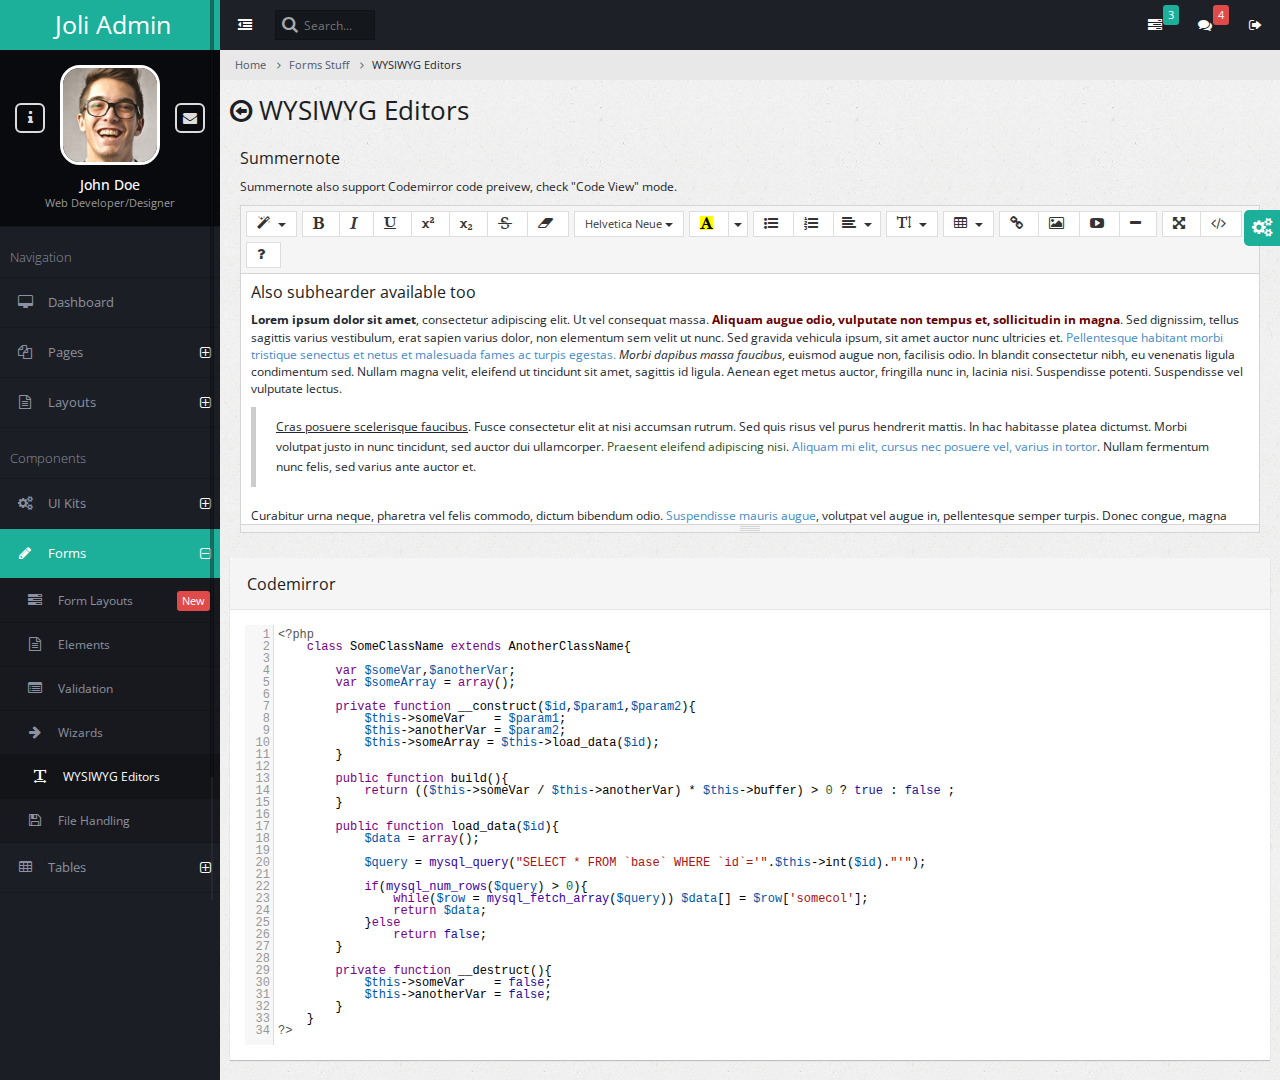
<file: E-Gold/assets/ordergolddesign/border/siteadmin_assets/form-editors.html>
<!DOCTYPE html>
<html lang="en">
    <head>        
        <!-- META SECTION -->
        <title>Joli Admin - Responsive Bootstrap Admin Template</title>            
        <meta http-equiv="Content-Type" content="text/html; charset=utf-8" />
        <meta http-equiv="X-UA-Compatible" content="IE=edge" />
        <meta name="viewport" content="width=device-width, initial-scale=1" />
        
        <link rel="icon" href="favicon.ico" type="image/x-icon" />
        <!-- END META SECTION -->
        
        <!-- CSS INCLUDE -->        
        <link rel="stylesheet" type="text/css" id="theme" href="css/theme-default.css"/>
        <!-- EOF CSS INCLUDE -->                   
    </head>
    <body>
        <!-- START PAGE CONTAINER -->
        <div class="page-container">
            
            <!-- START PAGE SIDEBAR -->
            <div class="page-sidebar">
                <!-- START X-NAVIGATION -->
                <ul class="x-navigation">
                    <li class="xn-logo">
                        <a href="index.html">Joli Admin</a>
                        <a href="#" class="x-navigation-control"></a>
                    </li>
                    <li class="xn-profile">
                        <a href="#" class="profile-mini">
                            <img src="assets/images/users/avatar.jpg" alt="John Doe"/>
                        </a>
                        <div class="profile">
                            <div class="profile-image">
                                <img src="assets/images/users/avatar.jpg" alt="John Doe"/>
                            </div>
                            <div class="profile-data">
                                <div class="profile-data-name">John Doe</div>
                                <div class="profile-data-title">Web Developer/Designer</div>
                            </div>
                            <div class="profile-controls">
                                <a href="pages-profile.html" class="profile-control-left"><span class="fa fa-info"></span></a>
                                <a href="pages-messages.html" class="profile-control-right"><span class="fa fa-envelope"></span></a>
                            </div>
                        </div>                                                                        
                    </li>
                    <li class="xn-title">Navigation</li>                    
                    <li>
                        <a href="index.html"><span class="fa fa-desktop"></span> <span class="xn-text">Dashboard</span></a>
                    </li>
                    <li class="xn-openable">
                        <a href="#"><span class="fa fa-files-o"></span> <span class="xn-text">Pages</span></a>
                        <ul>
                            <li><a href="pages-gallery.html"><span class="fa fa-image"></span> Gallery</a></li>
                            <li><a href="pages-profile.html"><span class="fa fa-user"></span> Profile</a></li>
                            <li><a href="pages-address-book.html"><span class="fa fa-users"></span> Address Book</a></li>
                            <li class="xn-openable">
                                <a href="#"><span class="fa fa-clock-o"></span> Timeline</a>
                                <ul>
                                    <li><a href="pages-timeline.html"><span class="fa fa-align-center"></span> Default</a></li>
                                    <li><a href="pages-timeline-simple.html"><span class="fa fa-align-justify"></span> Full Width</a></li>
                                </ul>
                            </li>
                            <li class="xn-openable">
                                <a href="#"><span class="fa fa-envelope"></span> Mailbox</a>
                                <ul>
                                    <li><a href="pages-mailbox-inbox.html"><span class="fa fa-inbox"></span> Inbox</a></li>
                                    <li><a href="pages-mailbox-message.html"><span class="fa fa-file-text"></span> Message</a></li>
                                    <li><a href="pages-mailbox-compose.html"><span class="fa fa-pencil"></span> Compose</a></li>
                                </ul>
                            </li>
                            <li><a href="pages-messages.html"><span class="fa fa-comments"></span> Messages</a></li>
                            <li><a href="pages-calendar.html"><span class="fa fa-calendar"></span> Calendar</a></li>
                            <li><a href="pages-tasks.html"><span class="fa fa-edit"></span> Tasks</a></li>
                            <li><a href="pages-content-table.html"><span class="fa fa-columns"></span> Content Table</a></li>
                            <li><a href="pages-faq.html"><span class="fa fa-question-circle"></span> FAQ</a></li>
                            <li><a href="pages-search.html"><span class="fa fa-search"></span> Search</a></li>
                            <li class="xn-openable">
                                <a href="#"><span class="fa fa-file"></span> Blog</a>
                                
                                <ul>                                    
                                    <li><a href="pages-blog-list.html"><span class="fa fa-copy"></span> List of Posts</a></li>
                                    <li><a href="pages-blog-post.html"><span class="fa fa-file-o"></span>Single Post</a></li>
                                </ul>
                            </li>
                            <li class="xn-openable">
                                <a href="#"><span class="fa fa-sign-in"></span> Login</a>
                                <ul>                                    
                                    <li><a href="pages-login.html">App Login</a></li>
                                    <li><a href="pages-login-website.html">Website Login</a></li>
                                    <li><a href="pages-login-website-light.html"> Website Login Light</a></li>
                                </ul>
                            </li>                            
                            <li class="xn-openable">
                                <a href="#"><span class="fa fa-warning"></span> Error Pages</a>
                                <ul>                                    
                                    <li><a href="pages-error-404.html">Error 404 Sample 1</a></li>
                                    <li><a href="pages-error-404-2.html">Error 404 Sample 2</a></li>
                                    <li><a href="pages-error-500.html"> Error 500</a></li>
                                </ul>
                            </li>                            
                        </ul>
                    </li>
                    <li class="xn-openable">
                        <a href="#"><span class="fa fa-file-text-o"></span> <span class="xn-text">Layouts</span></a>
                        <ul>
                            <li><a href="layout-boxed.html">Boxed</a></li>
                            <li><a href="layout-nav-toggled.html">Navigation Toggled</a></li>
                            <li><a href="layout-nav-top.html">Navigation Top</a></li>
                            <li><a href="layout-nav-right.html">Navigation Right</a></li>
                            <li><a href="layout-nav-top-fixed.html">Top Navigation Fixed</a></li>                            
                            <li><a href="layout-nav-custom.html">Custom Navigation</a></li>
                            <li><a href="layout-frame-left.html">Frame Left Column</a></li>
                            <li><a href="layout-frame-right.html">Frame Right Column</a></li>
                            <li><a href="layout-search-left.html">Search Left Side</a></li>
                            <li><a href="blank.html">Blank Page</a></li>
                        </ul>
                    </li>               
                    <li class="xn-title">Components</li>                    
                    <li class="xn-openable">
                        <a href="#"><span class="fa fa-cogs"></span> <span class="xn-text">UI Kits</span></a>
                        <ul>
                            <li><a href="ui-widgets.html"><span class="fa fa-heart"></span> Widgets</a></li>                            
                            <li><a href="ui-elements.html"><span class="fa fa-cogs"></span> Elements</a></li>
                            <li><a href="ui-buttons.html"><span class="fa fa-square-o"></span> Buttons</a></li>                            
                            <li><a href="ui-panels.html"><span class="fa fa-pencil-square-o"></span> Panels</a></li>
                            <li><a href="ui-icons.html"><span class="fa fa-magic"></span> Icons</a><div class="informer informer-warning">+679</div></li>
                            <li><a href="ui-typography.html"><span class="fa fa-pencil"></span> Typography</a></li>
                            <li><a href="ui-portlet.html"><span class="fa fa-th"></span> Portlet</a></li>
                            <li><a href="ui-sliders.html"><span class="fa fa-arrows-h"></span> Sliders</a></li>
                            <li><a href="ui-alerts-popups.html"><span class="fa fa-warning"></span> Alerts & Popups</a></li>                            
                            <li><a href="ui-lists.html"><span class="fa fa-list-ul"></span> Lists</a></li>
                            <li><a href="ui-tour.html"><span class="fa fa-random"></span> Tour</a></li>
                        </ul>
                    </li>                    
                    <li class="xn-openable active">
                        <a href="#"><span class="fa fa-pencil"></span> <span class="xn-text">Forms</span></a>
                        <ul>
                            <li>
                                <a href="form-layouts-two-column.html"><span class="fa fa-tasks"></span> Form Layouts</a>
                                <div class="informer informer-danger">New</div>
                                <ul>
                                    <li><a href="form-layouts-one-column.html"><span class="fa fa-align-justify"></span> One Column</a></li>
                                    <li><a href="form-layouts-two-column.html"><span class="fa fa-th-large"></span> Two Column</a></li>
                                    <li><a href="form-layouts-tabbed.html"><span class="fa fa-table"></span> Tabbed</a></li>
                                    <li><a href="form-layouts-separated.html"><span class="fa fa-th-list"></span> Separated Rows</a></li>
                                </ul> 
                            </li>
                            <li><a href="form-elements.html"><span class="fa fa-file-text-o"></span> Elements</a></li>
                            <li><a href="form-validation.html"><span class="fa fa-list-alt"></span> Validation</a></li>
                            <li><a href="form-wizards.html"><span class="fa fa-arrow-right"></span> Wizards</a></li>
                            <li class="active"><a href="form-editors.html"><span class="fa fa-text-width"></span> WYSIWYG Editors</a></li>
                            <li><a href="form-file-handling.html"><span class="fa fa-floppy-o"></span> File Handling</a></li>
                        </ul>
                    </li>
                    <li class="xn-openable">
                        <a href="tables.html"><span class="fa fa-table"></span> <span class="xn-text">Tables</span></a>
                        <ul>                            
                            <li><a href="table-basic.html"><span class="fa fa-align-justify"></span> Basic</a></li>
                            <li><a href="table-datatables.html"><span class="fa fa-sort-alpha-desc"></span> Data Tables</a></li>
                            <li><a href="table-export.html"><span class="fa fa-download"></span> Export Tables</a></li>                            
                        </ul>
                    </li>
                    <li class="xn-openable">
                        <a href="#"><span class="fa fa-bar-chart-o"></span> <span class="xn-text">Charts</span></a>
                        <ul>
                            <li><a href="charts-morris.html"><span class="xn-text">Morris</span></a></li>
                            <li><a href="charts-nvd3.html"><span class="xn-text">NVD3</span></a></li>
                            <li><a href="charts-rickshaw.html"><span class="xn-text">Rickshaw</span></a></li>
                            <li><a href="charts-other.html"><span class="xn-text">Other</span></a></li>
                        </ul>
                    </li>     
                    <li>
                        <a href="maps.html"><span class="fa fa-map-marker"></span> <span class="xn-text">Maps</span></a>
                    </li>                    
                    <li class="xn-openable">
                        <a href="#"><span class="fa fa-sitemap"></span> <span class="xn-text">Navigation Levels</span></a>
                        <ul>                            
                            <li class="xn-openable">
                                <a href="#">Second Level</a>
                                <ul>
                                    <li class="xn-openable">
                                        <a href="#">Third Level</a>
                                        <ul>
                                            <li class="xn-openable">
                                                <a href="#">Fourth Level</a>
                                                <ul>
                                                    <li><a href="#">Fifth Level</a></li>
                                                </ul>
                                            </li>
                                        </ul>
                                    </li>
                                </ul>
                            </li>                            
                        </ul>
                    </li>                    
                </ul>
                <!-- END X-NAVIGATION -->
            </div>
            <!-- END PAGE SIDEBAR -->
            
            <!-- PAGE CONTENT -->
            <div class="page-content">
                
                <!-- START X-NAVIGATION VERTICAL -->
                <ul class="x-navigation x-navigation-horizontal x-navigation-panel">
                    <!-- TOGGLE NAVIGATION -->
                    <li class="xn-icon-button">
                        <a href="#" class="x-navigation-minimize"><span class="fa fa-dedent"></span></a>
                    </li>
                    <!-- END TOGGLE NAVIGATION -->
                    <!-- SEARCH -->
                    <li class="xn-search">
                        <form role="form">
                            <input type="text" name="search" placeholder="Search..."/>
                        </form>
                    </li>   
                    <!-- END SEARCH -->
                    <!-- SIGN OUT -->
                    <li class="xn-icon-button pull-right">
                        <a href="#" class="mb-control" data-box="#mb-signout"><span class="fa fa-sign-out"></span></a>                        
                    </li> 
                    <!-- END SIGN OUT -->
                    <!-- MESSAGES -->
                    <li class="xn-icon-button pull-right">
                        <a href="#"><span class="fa fa-comments"></span></a>
                        <div class="informer informer-danger">4</div>
                        <div class="panel panel-primary animated zoomIn xn-drop-left xn-panel-dragging">
                            <div class="panel-heading">
                                <h3 class="panel-title"><span class="fa fa-comments"></span> Messages</h3>                                
                                <div class="pull-right">
                                    <span class="label label-danger">4 new</span>
                                </div>
                            </div>
                            <div class="panel-body list-group list-group-contacts scroll" style="height: 200px;">
                                <a href="#" class="list-group-item">
                                    <div class="list-group-status status-online"></div>
                                    <img src="assets/images/users/user2.jpg" class="pull-left" alt="John Doe"/>
                                    <span class="contacts-title">John Doe</span>
                                    <p>Praesent placerat tellus id augue condimentum</p>
                                </a>
                                <a href="#" class="list-group-item">
                                    <div class="list-group-status status-away"></div>
                                    <img src="assets/images/users/user.jpg" class="pull-left" alt="Dmitry Ivaniuk"/>
                                    <span class="contacts-title">Dmitry Ivaniuk</span>
                                    <p>Donec risus sapien, sagittis et magna quis</p>
                                </a>
                                <a href="#" class="list-group-item">
                                    <div class="list-group-status status-away"></div>
                                    <img src="assets/images/users/user3.jpg" class="pull-left" alt="Nadia Ali"/>
                                    <span class="contacts-title">Nadia Ali</span>
                                    <p>Mauris vel eros ut nunc rhoncus cursus sed</p>
                                </a>
                                <a href="#" class="list-group-item">
                                    <div class="list-group-status status-offline"></div>
                                    <img src="assets/images/users/user6.jpg" class="pull-left" alt="Darth Vader"/>
                                    <span class="contacts-title">Darth Vader</span>
                                    <p>I want my money back!</p>
                                </a>
                            </div>     
                            <div class="panel-footer text-center">
                                <a href="pages-messages.html">Show all messages</a>
                            </div>                            
                        </div>                        
                    </li>
                    <!-- END MESSAGES -->
                    <!-- TASKS -->
                    <li class="xn-icon-button pull-right">
                        <a href="#"><span class="fa fa-tasks"></span></a>
                        <div class="informer informer-warning">3</div>
                        <div class="panel panel-primary animated zoomIn xn-drop-left xn-panel-dragging">
                            <div class="panel-heading">
                                <h3 class="panel-title"><span class="fa fa-tasks"></span> Tasks</h3>                                
                                <div class="pull-right">
                                    <span class="label label-warning">3 active</span>
                                </div>
                            </div>
                            <div class="panel-body list-group scroll" style="height: 200px;">                                
                                <a class="list-group-item" href="#">
                                    <strong>Phasellus augue arcu, elementum</strong>
                                    <div class="progress progress-small progress-striped active">
                                        <div class="progress-bar progress-bar-danger" role="progressbar" aria-valuenow="50" aria-valuemin="0" aria-valuemax="100" style="width: 50%;">50%</div>
                                    </div>
                                    <small class="text-muted">John Doe, 25 Sep 2014 / 50%</small>
                                </a>
                                <a class="list-group-item" href="#">
                                    <strong>Aenean ac cursus</strong>
                                    <div class="progress progress-small progress-striped active">
                                        <div class="progress-bar progress-bar-warning" role="progressbar" aria-valuenow="80" aria-valuemin="0" aria-valuemax="100" style="width: 80%;">80%</div>
                                    </div>
                                    <small class="text-muted">Dmitry Ivaniuk, 24 Sep 2014 / 80%</small>
                                </a>
                                <a class="list-group-item" href="#">
                                    <strong>Lorem ipsum dolor</strong>
                                    <div class="progress progress-small progress-striped active">
                                        <div class="progress-bar progress-bar-success" role="progressbar" aria-valuenow="95" aria-valuemin="0" aria-valuemax="100" style="width: 95%;">95%</div>
                                    </div>
                                    <small class="text-muted">John Doe, 23 Sep 2014 / 95%</small>
                                </a>
                                <a class="list-group-item" href="#">
                                    <strong>Cras suscipit ac quam at tincidunt.</strong>
                                    <div class="progress progress-small">
                                        <div class="progress-bar" role="progressbar" aria-valuenow="100" aria-valuemin="0" aria-valuemax="100" style="width: 100%;">100%</div>
                                    </div>
                                    <small class="text-muted">John Doe, 21 Sep 2014 /</small><small class="text-success"> Done</small>
                                </a>                                
                            </div>     
                            <div class="panel-footer text-center">
                                <a href="pages-tasks.html">Show all tasks</a>
                            </div>                            
                        </div>                        
                    </li>
                    <!-- END TASKS -->
                </ul>
                <!-- END X-NAVIGATION VERTICAL -->                    
                
                <!-- START BREADCRUMB -->
                <ul class="breadcrumb">
                    <li><a href="#">Home</a></li>
                    <li><a href="#">Forms Stuff</a></li>
                    <li class="active">WYSIWYG Editors</li>
                </ul>
                <!-- END BREADCRUMB -->
                
                <!-- PAGE TITLE -->
                <div class="page-title">                    
                    <h2><span class="fa fa-arrow-circle-o-left"></span> WYSIWYG Editors</h2>
                </div>
                <!-- END PAGE TITLE -->                
                
                <!-- PAGE CONTENT WRAPPER -->
                <div class="page-content-wrap">                
                
                    <div class="row">
                        <div class="col-md-12">

                            <div class="block">
                                <h4>Summernote</h4>

                                    <p>Summernote also support Codemirror code preivew, check "Code View" mode.</p>
                                <textarea class="summernote"><h4>Also subhearder available too</h4>
<p><span style="font-weight: bold;">Lorem ipsum dolor sit amet</span>, consectetur adipiscing elit. Ut vel consequat massa. <span style="color: rgb(99, 0, 0); font-weight: bold;">Aliquam augue odio, vulputate non tempus et, sollicitudin in magna</span>. Sed dignissim, tellus sagittis varius vestibulum, erat sapien varius dolor, non elementum sem velit ut nunc. Sed gravida vehicula ipsum, sit amet auctor nunc ultricies et. <a href="http://#">Pellentesque habitant morbi tristique senectus et netus et malesuada fames ac turpis egestas.</a> <span style="font-style: italic;">Morbi dapibus massa faucibus</span>, euismod augue non, facilisis odio. In blandit consectetur nibh, eu venenatis ligula condimentum sed. Nullam magna velit, eleifend ut tincidunt sit amet, sagittis id ligula. Aenean eget metus auctor, fringilla nunc in, lacinia nisi. Suspendisse potenti. Suspendisse vel vulputate lectus.</p>
<blockquote><span style="text-decoration: underline;">
    Cras posuere scelerisque faucibus</span>. Fusce consectetur elit at nisi accumsan rutrum. Sed quis risus vel purus hendrerit mattis. In hac habitasse platea dictumst. Morbi volutpat justo in nunc tincidunt, sed auctor dui ullamcorper. <span style="color: rgb(41, 82, 24);">Praesent eleifend adipiscing nisi</span>. <a href="http://#">Aliquam mi elit, cursus nec posuere vel, varius in tortor</a>. Nullam fermentum nunc felis, sed varius ante auctor et.
</blockquote>
<p>Curabitur urna neque, pharetra vel felis commodo, dictum bibendum odio.<a href="http://#"> Suspendisse mauris augue</a>, volutpat vel augue in, pellentesque semper turpis. Donec congue, magna quis condimentum facilisis, dolor mauris suscipit enim, eu aliquam risus elit vel diam.</p>
                                

                                    </textarea>
                            </div>

                            <div class="panel panel-default">
                                <div class="panel-heading">
                                    <h3 class="panel-title">Codemirror</h3>                               
                                </div>
                                <div class="panel-body">
<textarea id="codeEditor">
<?php
    class SomeClassName extends AnotherClassName{

        var $someVar,$anotherVar;
        var $someArray = array();

        private function __construct($id,$param1,$param2){
            $this->someVar    = $param1;
            $this->anotherVar = $param2;
            $this->someArray = $this->load_data($id);
        }

        public function build(){
            return (($this->someVar / $this->anotherVar) * $this->buffer) > 0 ? true : false ;
        }

        public function load_data($id){
            $data = array();

            $query = mysql_query("SELECT * FROM `base` WHERE `id`='".$this->int($id)."'");

            if(mysql_num_rows($query) > 0){
                while($row = mysql_fetch_array($query)) $data[] = $row['somecol'];                                
                return $data;    
            }else
                return false;
        }

        private function __destruct(){
            $this->someVar    = false;
            $this->anotherVar = false;
        }
    }
?></textarea>
                                
                                </div>
                            </div>

                        </div>                   
                    </div>
                
                </div>
                <!-- END PAGE CONTENT WRAPPER -->                                
            </div>            
            <!-- END PAGE CONTENT -->
        </div>
        <!-- END PAGE CONTAINER -->
        
        <!-- MESSAGE BOX-->
        <div class="message-box animated fadeIn" data-sound="alert" id="mb-signout">
            <div class="mb-container">
                <div class="mb-middle">
                    <div class="mb-title"><span class="fa fa-sign-out"></span> Log <strong>Out</strong> ?</div>
                    <div class="mb-content">
                        <p>Are you sure you want to log out?</p>                    
                        <p>Press No if youwant to continue work. Press Yes to logout current user.</p>
                    </div>
                    <div class="mb-footer">
                        <div class="pull-right">
                            <a href="pages-login.html" class="btn btn-success btn-lg">Yes</a>
                            <button class="btn btn-default btn-lg mb-control-close">No</button>
                        </div>
                    </div>
                </div>
            </div>
        </div>
        <!-- END MESSAGE BOX-->

        <!-- START PRELOADS -->
        <audio id="audio-alert" src="audio/alert.mp3" preload="auto"></audio>
        <audio id="audio-fail" src="audio/fail.mp3" preload="auto"></audio>
        <!-- END PRELOADS -->                         
        
    <!-- START SCRIPTS -->
        <!-- START PLUGINS -->
        <script type="text/javascript" src="js/plugins/jquery/jquery.min.js"></script>
        <script type="text/javascript" src="js/plugins/jquery/jquery-ui.min.js"></script>
        <script type="text/javascript" src="js/plugins/bootstrap/bootstrap.min.js"></script>
        <!-- END PLUGINS -->
        
        <!-- THIS PAGE PLUGINS -->        
        <script type='text/javascript' src='js/plugins/icheck/icheck.min.js'></script>
        <script type="text/javascript" src="js/plugins/mcustomscrollbar/jquery.mCustomScrollbar.min.js"></script>        
        
        <script type="text/javascript" src="js/plugins/codemirror/codemirror.js"></script>        
        <script type='text/javascript' src="js/plugins/codemirror/mode/htmlmixed/htmlmixed.js"></script>
        <script type='text/javascript' src="js/plugins/codemirror/mode/xml/xml.js"></script>
        <script type='text/javascript' src="js/plugins/codemirror/mode/javascript/javascript.js"></script>
        <script type='text/javascript' src="js/plugins/codemirror/mode/css/css.js"></script>
        <script type='text/javascript' src="js/plugins/codemirror/mode/clike/clike.js"></script>
        <script type='text/javascript' src="js/plugins/codemirror/mode/php/php.js"></script>    

        <script type="text/javascript" src="js/plugins/summernote/summernote.js"></script>
        <!-- END PAGE PLUGINS -->
        
        <!-- START TEMPLATE -->
        <script type="text/javascript" src="js/settings.js"></script>
        
        <script type="text/javascript" src="js/plugins.js"></script>        
        <script type="text/javascript" src="js/actions.js"></script>        
        <!-- END TEMPLATE -->
        
        <script>
            var editor = CodeMirror.fromTextArea(document.getElementById("codeEditor"), {
                lineNumbers: true,
                matchBrackets: true,
                mode: "application/x-httpd-php",
                indentUnit: 4,
                indentWithTabs: true,
                enterMode: "keep",
                tabMode: "shift"                                                
            });
            editor.setSize('100%','420px');
        </script>                
    <!-- END SCRIPTS -->
    </body>
</html>
</file>
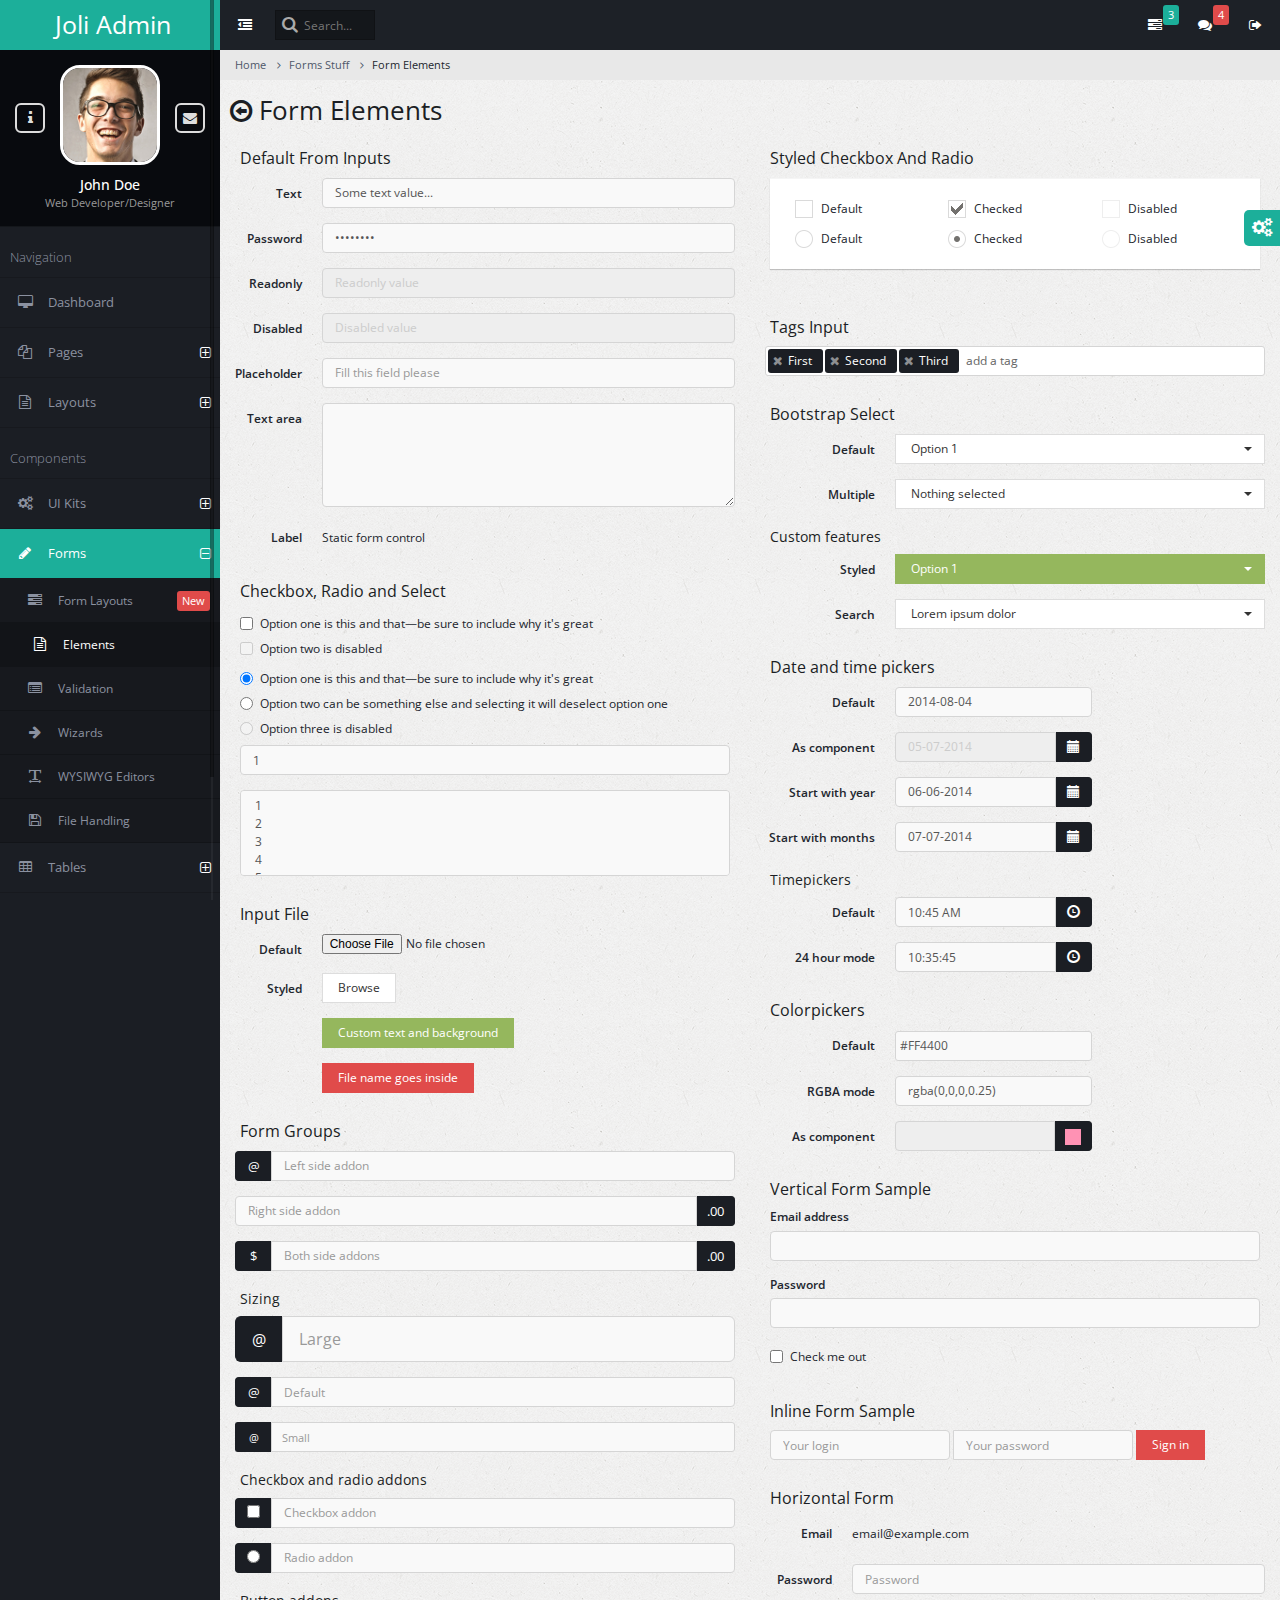
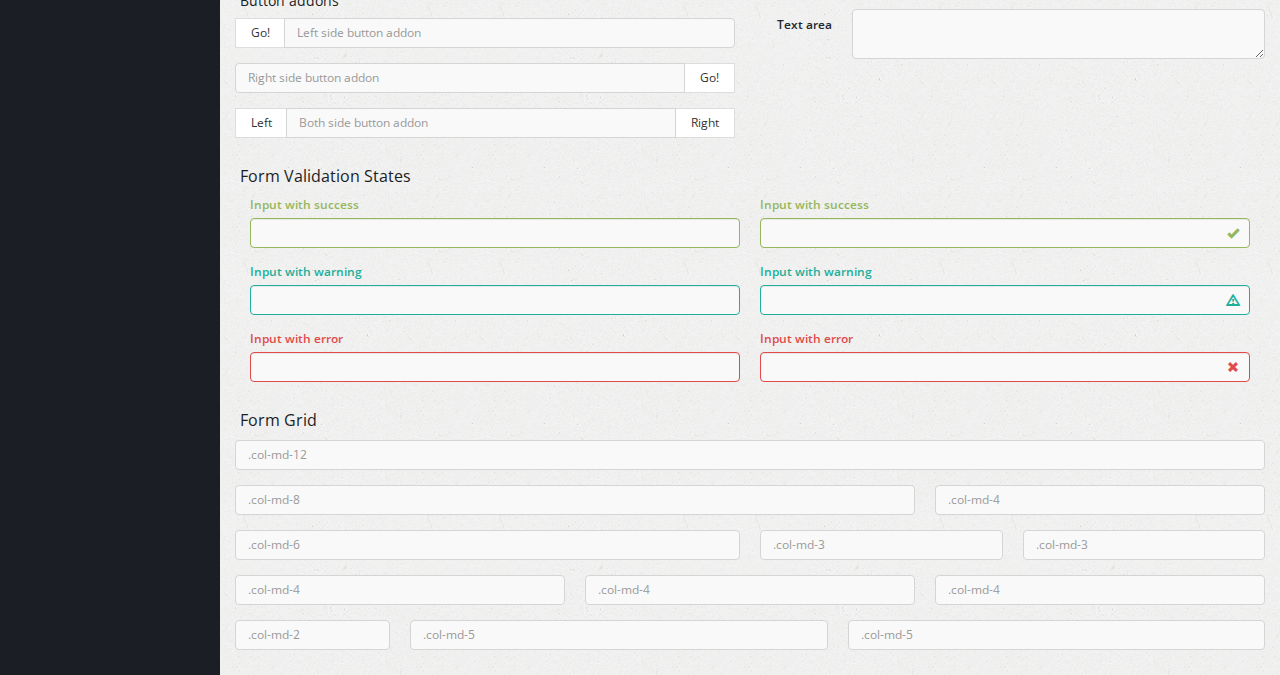
<file: E-Gold/assets/ordergolddesign/border/siteadmin_assets/form-elements.html>
<!DOCTYPE html>
<html lang="en">
    <head>        
        <!-- META SECTION -->
        <title>Joli Admin - Responsive Bootstrap Admin Template</title>            
        <meta http-equiv="Content-Type" content="text/html; charset=utf-8" />
        <meta http-equiv="X-UA-Compatible" content="IE=edge" />
        <meta name="viewport" content="width=device-width, initial-scale=1" />
        
        <link rel="icon" href="favicon.ico" type="image/x-icon" />
        <!-- END META SECTION -->
                        
        <!-- CSS INCLUDE -->        
        <link rel="stylesheet" type="text/css" id="theme" href="css/theme-default.css"/>
        <!-- EOF CSS INCLUDE -->                 
    </head>
    <body>
        <!-- START PAGE CONTAINER -->
        <div class="page-container">
            
            <!-- START PAGE SIDEBAR -->
            <div class="page-sidebar">
                <!-- START X-NAVIGATION -->
                <ul class="x-navigation">
                    <li class="xn-logo">
                        <a href="index.html">Joli Admin</a>
                        <a href="#" class="x-navigation-control"></a>
                    </li>
                    <li class="xn-profile">
                        <a href="#" class="profile-mini">
                            <img src="assets/images/users/avatar.jpg" alt="John Doe"/>
                        </a>
                        <div class="profile">
                            <div class="profile-image">
                                <img src="assets/images/users/avatar.jpg" alt="John Doe"/>
                            </div>
                            <div class="profile-data">
                                <div class="profile-data-name">John Doe</div>
                                <div class="profile-data-title">Web Developer/Designer</div>
                            </div>
                            <div class="profile-controls">
                                <a href="pages-profile.html" class="profile-control-left"><span class="fa fa-info"></span></a>
                                <a href="pages-messages.html" class="profile-control-right"><span class="fa fa-envelope"></span></a>
                            </div>
                        </div>                                                                        
                    </li>
                    <li class="xn-title">Navigation</li>                    
                    <li>
                        <a href="index.html"><span class="fa fa-desktop"></span> <span class="xn-text">Dashboard</span></a>
                    </li>
                    <li class="xn-openable">
                        <a href="#"><span class="fa fa-files-o"></span> <span class="xn-text">Pages</span></a>
                        <ul>
                            <li><a href="pages-gallery.html"><span class="fa fa-image"></span> Gallery</a></li>
                            <li><a href="pages-profile.html"><span class="fa fa-user"></span> Profile</a></li>
                            <li><a href="pages-address-book.html"><span class="fa fa-users"></span> Address Book</a></li>
                            <li class="xn-openable">
                                <a href="#"><span class="fa fa-clock-o"></span> Timeline</a>
                                <ul>
                                    <li><a href="pages-timeline.html"><span class="fa fa-align-center"></span> Default</a></li>
                                    <li><a href="pages-timeline-simple.html"><span class="fa fa-align-justify"></span> Full Width</a></li>
                                </ul>
                            </li>
                            <li class="xn-openable">
                                <a href="#"><span class="fa fa-envelope"></span> Mailbox</a>
                                <ul>
                                    <li><a href="pages-mailbox-inbox.html"><span class="fa fa-inbox"></span> Inbox</a></li>
                                    <li><a href="pages-mailbox-message.html"><span class="fa fa-file-text"></span> Message</a></li>
                                    <li><a href="pages-mailbox-compose.html"><span class="fa fa-pencil"></span> Compose</a></li>
                                </ul>
                            </li>
                            <li><a href="pages-messages.html"><span class="fa fa-comments"></span> Messages</a></li>
                            <li><a href="pages-calendar.html"><span class="fa fa-calendar"></span> Calendar</a></li>
                            <li><a href="pages-tasks.html"><span class="fa fa-edit"></span> Tasks</a></li>
                            <li><a href="pages-content-table.html"><span class="fa fa-columns"></span> Content Table</a></li>
                            <li><a href="pages-faq.html"><span class="fa fa-question-circle"></span> FAQ</a></li>
                            <li><a href="pages-search.html"><span class="fa fa-search"></span> Search</a></li>
                            <li class="xn-openable">
                                <a href="#"><span class="fa fa-file"></span> Blog</a>
                                
                                <ul>                                    
                                    <li><a href="pages-blog-list.html"><span class="fa fa-copy"></span> List of Posts</a></li>
                                    <li><a href="pages-blog-post.html"><span class="fa fa-file-o"></span>Single Post</a></li>
                                </ul>
                            </li>
                            <li class="xn-openable">
                                <a href="#"><span class="fa fa-sign-in"></span> Login</a>
                                <ul>                                    
                                    <li><a href="pages-login.html">App Login</a></li>
                                    <li><a href="pages-login-website.html">Website Login</a></li>
                                    <li><a href="pages-login-website-light.html"> Website Login Light</a></li>
                                </ul>
                            </li>                            
                            <li class="xn-openable">
                                <a href="#"><span class="fa fa-warning"></span> Error Pages</a>
                                <ul>                                    
                                    <li><a href="pages-error-404.html">Error 404 Sample 1</a></li>
                                    <li><a href="pages-error-404-2.html">Error 404 Sample 2</a></li>
                                    <li><a href="pages-error-500.html"> Error 500</a></li>
                                </ul>
                            </li>                            
                        </ul>
                    </li>
                    <li class="xn-openable">
                        <a href="#"><span class="fa fa-file-text-o"></span> <span class="xn-text">Layouts</span></a>
                        <ul>
                            <li><a href="layout-boxed.html">Boxed</a></li>
                            <li><a href="layout-nav-toggled.html">Navigation Toggled</a></li>
                            <li><a href="layout-nav-top.html">Navigation Top</a></li>
                            <li><a href="layout-nav-right.html">Navigation Right</a></li>
                            <li><a href="layout-nav-top-fixed.html">Top Navigation Fixed</a></li>                            
                            <li><a href="layout-nav-custom.html">Custom Navigation</a></li>
                            <li><a href="layout-frame-left.html">Frame Left Column</a></li>
                            <li><a href="layout-frame-right.html">Frame Right Column</a></li>
                            <li><a href="layout-search-left.html">Search Left Side</a></li>
                            <li><a href="blank.html">Blank Page</a></li>
                        </ul>
                    </li>              
                    <li class="xn-title">Components</li>                    
                    <li class="xn-openable">
                        <a href="#"><span class="fa fa-cogs"></span> <span class="xn-text">UI Kits</span></a>
                        <ul>
                            <li><a href="ui-widgets.html"><span class="fa fa-heart"></span> Widgets</a></li>                            
                            <li><a href="ui-elements.html"><span class="fa fa-cogs"></span> Elements</a></li>
                            <li><a href="ui-buttons.html"><span class="fa fa-square-o"></span> Buttons</a></li>                            
                            <li><a href="ui-panels.html"><span class="fa fa-pencil-square-o"></span> Panels</a></li>
                            <li><a href="ui-icons.html"><span class="fa fa-magic"></span> Icons</a><div class="informer informer-warning">+679</div></li>
                            <li><a href="ui-typography.html"><span class="fa fa-pencil"></span> Typography</a></li>
                            <li><a href="ui-portlet.html"><span class="fa fa-th"></span> Portlet</a></li>
                            <li><a href="ui-sliders.html"><span class="fa fa-arrows-h"></span> Sliders</a></li>
                            <li><a href="ui-alerts-popups.html"><span class="fa fa-warning"></span> Alerts & Popups</a></li>                            
                            <li><a href="ui-lists.html"><span class="fa fa-list-ul"></span> Lists</a></li>
                            <li><a href="ui-tour.html"><span class="fa fa-random"></span> Tour</a></li>
                        </ul>
                    </li>                    
                    <li class="xn-openable active">
                        <a href="#"><span class="fa fa-pencil"></span> <span class="xn-text">Forms</span></a>
                        <ul>
                            <li>
                                <a href="form-layouts-two-column.html"><span class="fa fa-tasks"></span> Form Layouts</a>
                                <div class="informer informer-danger">New</div>
                                <ul>
                                    <li><a href="form-layouts-one-column.html"><span class="fa fa-align-justify"></span> One Column</a></li>
                                    <li><a href="form-layouts-two-column.html"><span class="fa fa-th-large"></span> Two Column</a></li>
                                    <li><a href="form-layouts-tabbed.html"><span class="fa fa-table"></span> Tabbed</a></li>
                                    <li><a href="form-layouts-separated.html"><span class="fa fa-th-list"></span> Separated Rows</a></li>
                                </ul> 
                            </li>
                            <li class="active"><a href="form-elements.html"><span class="fa fa-file-text-o"></span> Elements</a></li>
                            <li><a href="form-validation.html"><span class="fa fa-list-alt"></span> Validation</a></li>
                            <li><a href="form-wizards.html"><span class="fa fa-arrow-right"></span> Wizards</a></li>
                            <li><a href="form-editors.html"><span class="fa fa-text-width"></span> WYSIWYG Editors</a></li>
                            <li><a href="form-file-handling.html"><span class="fa fa-floppy-o"></span> File Handling</a></li>
                        </ul>
                    </li>
                    <li class="xn-openable">
                        <a href="tables.html"><span class="fa fa-table"></span> <span class="xn-text">Tables</span></a>
                        <ul>                            
                            <li><a href="table-basic.html"><span class="fa fa-align-justify"></span> Basic</a></li>
                            <li><a href="table-datatables.html"><span class="fa fa-sort-alpha-desc"></span> Data Tables</a></li>
                            <li><a href="table-export.html"><span class="fa fa-download"></span> Export Tables</a></li>                            
                        </ul>
                    </li>
                    <li class="xn-openable">
                        <a href="#"><span class="fa fa-bar-chart-o"></span> <span class="xn-text">Charts</span></a>
                        <ul>
                            <li><a href="charts-morris.html"><span class="xn-text">Morris</span></a></li>
                            <li><a href="charts-nvd3.html"><span class="xn-text">NVD3</span></a></li>
                            <li><a href="charts-rickshaw.html"><span class="xn-text">Rickshaw</span></a></li>
                            <li><a href="charts-other.html"><span class="xn-text">Other</span></a></li>
                        </ul>
                    </li>   
                    <li>
                        <a href="maps.html"><span class="fa fa-map-marker"></span> <span class="xn-text">Maps</span></a>
                    </li>                    
                    <li class="xn-openable">
                        <a href="#"><span class="fa fa-sitemap"></span> <span class="xn-text">Navigation Levels</span></a>
                        <ul>                            
                            <li class="xn-openable">
                                <a href="#">Second Level</a>
                                <ul>
                                    <li class="xn-openable">
                                        <a href="#">Third Level</a>
                                        <ul>
                                            <li class="xn-openable">
                                                <a href="#">Fourth Level</a>
                                                <ul>
                                                    <li><a href="#">Fifth Level</a></li>
                                                </ul>
                                            </li>
                                        </ul>
                                    </li>
                                </ul>
                            </li>                            
                        </ul>
                    </li>                    
                </ul>
                <!-- END X-NAVIGATION -->
            </div>
            <!-- END PAGE SIDEBAR -->
            
            <!-- PAGE CONTENT -->
            <div class="page-content">
                
                <!-- START X-NAVIGATION VERTICAL -->
                <ul class="x-navigation x-navigation-horizontal x-navigation-panel">
                    <!-- TOGGLE NAVIGATION -->
                    <li class="xn-icon-button">
                        <a href="#" class="x-navigation-minimize"><span class="fa fa-dedent"></span></a>
                    </li>
                    <!-- END TOGGLE NAVIGATION -->
                    <!-- SEARCH -->
                    <li class="xn-search">
                        <form role="form">
                            <input type="text" name="search" placeholder="Search..."/>
                        </form>
                    </li>   
                    <!-- END SEARCH -->
                    <!-- SIGN OUT -->
                    <li class="xn-icon-button pull-right">
                        <a href="#" class="mb-control" data-box="#mb-signout"><span class="fa fa-sign-out"></span></a>                        
                    </li> 
                    <!-- END SIGN OUT -->
                    <!-- MESSAGES -->
                    <li class="xn-icon-button pull-right">
                        <a href="#"><span class="fa fa-comments"></span></a>
                        <div class="informer informer-danger">4</div>
                        <div class="panel panel-primary animated zoomIn xn-drop-left xn-panel-dragging">
                            <div class="panel-heading">
                                <h3 class="panel-title"><span class="fa fa-comments"></span> Messages</h3>                                
                                <div class="pull-right">
                                    <span class="label label-danger">4 new</span>
                                </div>
                            </div>
                            <div class="panel-body list-group list-group-contacts scroll" style="height: 200px;">
                                <a href="#" class="list-group-item">
                                    <div class="list-group-status status-online"></div>
                                    <img src="assets/images/users/user2.jpg" class="pull-left" alt="John Doe"/>
                                    <span class="contacts-title">John Doe</span>
                                    <p>Praesent placerat tellus id augue condimentum</p>
                                </a>
                                <a href="#" class="list-group-item">
                                    <div class="list-group-status status-away"></div>
                                    <img src="assets/images/users/user.jpg" class="pull-left" alt="Dmitry Ivaniuk"/>
                                    <span class="contacts-title">Dmitry Ivaniuk</span>
                                    <p>Donec risus sapien, sagittis et magna quis</p>
                                </a>
                                <a href="#" class="list-group-item">
                                    <div class="list-group-status status-away"></div>
                                    <img src="assets/images/users/user3.jpg" class="pull-left" alt="Nadia Ali"/>
                                    <span class="contacts-title">Nadia Ali</span>
                                    <p>Mauris vel eros ut nunc rhoncus cursus sed</p>
                                </a>
                                <a href="#" class="list-group-item">
                                    <div class="list-group-status status-offline"></div>
                                    <img src="assets/images/users/user6.jpg" class="pull-left" alt="Darth Vader"/>
                                    <span class="contacts-title">Darth Vader</span>
                                    <p>I want my money back!</p>
                                </a>
                            </div>     
                            <div class="panel-footer text-center">
                                <a href="pages-messages.html">Show all messages</a>
                            </div>                            
                        </div>                        
                    </li>
                    <!-- END MESSAGES -->
                    <!-- TASKS -->
                    <li class="xn-icon-button pull-right">
                        <a href="#"><span class="fa fa-tasks"></span></a>
                        <div class="informer informer-warning">3</div>
                        <div class="panel panel-primary animated zoomIn xn-drop-left xn-panel-dragging">
                            <div class="panel-heading">
                                <h3 class="panel-title"><span class="fa fa-tasks"></span> Tasks</h3>                                
                                <div class="pull-right">
                                    <span class="label label-warning">3 active</span>
                                </div>
                            </div>
                            <div class="panel-body list-group scroll" style="height: 200px;">                                
                                <a class="list-group-item" href="#">
                                    <strong>Phasellus augue arcu, elementum</strong>
                                    <div class="progress progress-small progress-striped active">
                                        <div class="progress-bar progress-bar-danger" role="progressbar" aria-valuenow="50" aria-valuemin="0" aria-valuemax="100" style="width: 50%;">50%</div>
                                    </div>
                                    <small class="text-muted">John Doe, 25 Sep 2014 / 50%</small>
                                </a>
                                <a class="list-group-item" href="#">
                                    <strong>Aenean ac cursus</strong>
                                    <div class="progress progress-small progress-striped active">
                                        <div class="progress-bar progress-bar-warning" role="progressbar" aria-valuenow="80" aria-valuemin="0" aria-valuemax="100" style="width: 80%;">80%</div>
                                    </div>
                                    <small class="text-muted">Dmitry Ivaniuk, 24 Sep 2014 / 80%</small>
                                </a>
                                <a class="list-group-item" href="#">
                                    <strong>Lorem ipsum dolor</strong>
                                    <div class="progress progress-small progress-striped active">
                                        <div class="progress-bar progress-bar-success" role="progressbar" aria-valuenow="95" aria-valuemin="0" aria-valuemax="100" style="width: 95%;">95%</div>
                                    </div>
                                    <small class="text-muted">John Doe, 23 Sep 2014 / 95%</small>
                                </a>
                                <a class="list-group-item" href="#">
                                    <strong>Cras suscipit ac quam at tincidunt.</strong>
                                    <div class="progress progress-small">
                                        <div class="progress-bar" role="progressbar" aria-valuenow="100" aria-valuemin="0" aria-valuemax="100" style="width: 100%;">100%</div>
                                    </div>
                                    <small class="text-muted">John Doe, 21 Sep 2014 /</small><small class="text-success"> Done</small>
                                </a>                                
                            </div>     
                            <div class="panel-footer text-center">
                                <a href="pages-tasks.html">Show all tasks</a>
                            </div>                            
                        </div>                        
                    </li>
                    <!-- END TASKS -->
                </ul>
                <!-- END X-NAVIGATION VERTICAL -->                   
                
                <!-- START BREADCRUMB -->
                <ul class="breadcrumb">
                    <li><a href="#">Home</a></li>
                    <li><a href="#">Forms Stuff</a></li>
                    <li class="active">Form Elements</li>
                </ul>
                <!-- END BREADCRUMB -->
                
                <!-- PAGE TITLE -->
                <div class="page-title">                    
                    <h2><span class="fa fa-arrow-circle-o-left"></span> Form Elements</h2>
                </div>
                <!-- END PAGE TITLE -->                
                
                <!-- PAGE CONTENT WRAPPER -->
                <div class="page-content-wrap">
                
                    <div class="row">
                        <div class="col-md-6">

                            <!-- START DEFAULT FORM ELEMENTS -->
                            <div class="block">
                                <h4>Default From Inputs</h4>
                                <form class="form-horizontal" role="form">                                    
                                    <div class="form-group">
                                        <label class="col-md-2 control-label">Text</label>
                                        <div class="col-md-10">
                                            <input type="text" class="form-control" value="Some text value..."/>
                                        </div>
                                    </div>
                                    <div class="form-group">
                                        <label class="col-md-2 control-label">Password</label>
                                        <div class="col-md-10">
                                            <input type="password" class="form-control" value="password"/>
                                        </div>
                                    </div>
                                    <div class="form-group">
                                        <label class="col-md-2 control-label">Readonly</label>
                                        <div class="col-md-10">
                                            <input type="text" class="form-control" readonly value="Readonly value"/>
                                        </div>
                                    </div>                                    
                                    <div class="form-group">
                                        <label class="col-md-2 control-label">Disabled</label>
                                        <div class="col-md-10">
                                            <input type="text" class="form-control" readonly value="Disabled value"/>
                                        </div>
                                    </div>                                    
                                    <div class="form-group">
                                        <label class="col-md-2 control-label">Placeholder</label>
                                        <div class="col-md-10">
                                            <input type="text" class="form-control" placeholder="Fill this field please"/>
                                        </div>
                                    </div>                                                                        
                                    <div class="form-group">
                                        <label class="col-md-2 control-label">Text area</label>
                                        <div class="col-md-10">
                                            <textarea class="form-control" rows="5"></textarea>
                                        </div>
                                    </div>
                                    <div class="form-group">
                                        <label class="col-md-2 control-label">Label</label>
                                        <div class="col-md-10">
                                            <p class="form-control-static">Static form control</p>
                                        </div>
                                    </div>                                    
                                </form>
                            </div>
                            <!-- END DEFAULT FORM ELEMENTS -->

                            <!-- START CHECKBOXES RADIO AND SELECT -->
                            <div class="block">
                                <h4>Checkbox, Radio and Select</h4>
                                <form role="form">
                                    <div class="checkbox">
                                        <label>
                                            <input type="checkbox" value=""/>
                                            Option one is this and that&mdash;be sure to include why it's great
                                        </label>
                                    </div>
                                    <div class="checkbox disabled">
                                        <label>
                                            <input type="checkbox" value="" disabled/>
                                            Option two is disabled
                                        </label>
                                    </div>

                                    <div class="radio">
                                        <label>
                                            <input type="radio" name="optionsRadios" id="optionsRadios1" value="option1" checked/>
                                            Option one is this and that&mdash;be sure to include why it's great
                                        </label>
                                    </div>
                                    <div class="radio">
                                        <label>
                                            <input type="radio" name="optionsRadios" id="optionsRadios2" value="option2"/>
                                            Option two can be something else and selecting it will deselect option one
                                        </label>
                                    </div>
                                    <div class="radio disabled">
                                        <label>
                                            <input type="radio" name="optionsRadios" id="optionsRadios3" value="option3" disabled/>
                                            Option three is disabled
                                        </label>
                                    </div>
                                    <div class="form-group">
                                        <select class="form-control">
                                            <option>1</option>
                                            <option>2</option>
                                            <option>3</option>
                                            <option>4</option>
                                            <option>5</option>
                                        </select>
                                    </div>
                                    <div class="form-group">                                        
                                        <select multiple class="form-control">
                                            <option>1</option>
                                            <option>2</option>
                                            <option>3</option>
                                            <option>4</option>
                                            <option>5</option>
                                        </select>   
                                    </div>                                    
                                </form>                
                            </div>
                            <!-- END OF CHECKBOXES RADIO AND SELECT -->

                            <!-- FILE INPUT -->
                            <div class="block">
                                <h4>Input File</h4>
                                <form role="form" class="form-horizontal">
                                    <div class="form-group">
                                        <label class="col-md-2 control-label">Default</label>
                                        <div class="col-md-10">
                                            <input type="file"/>
                                        </div>
                                    </div>
                                    <div class="form-group">
                                        <label class="col-md-2 control-label">Styled</label>
                                        <div class="col-md-10">
                                            <input type="file" class="fileinput" name="filename1" id="filename1"/>
                                        </div>
                                    </div>
                                    <div class="form-group">
                                        <label class="col-md-2 control-label"></label>
                                        <div class="col-md-10">
                                            <input type="file" class="fileinput btn-success" name="filename2" id="filename2" title="Custom text and background"/>
                                        </div>
                                    </div>
                                    <div class="form-group">
                                        <label class="col-md-2 control-label"></label>
                                        <div class="col-md-10">
                                            <input type="file" class="fileinput btn-danger" name="filename3" id="filename3" data-filename-placement="inside" title="File name goes inside"/>
                                        </div>
                                    </div>
                                </form>
                            </div>
                            <!-- END FILE INPUT -->

                            <!-- START FORM GROUP ELEMENTS -->
                            <div class="block">
                                <h4>Form Groups</h4>
                                <form role="form" class="form-horizontal">
                                    <div class="form-group">
                                        <div class="col-md-12">
                                            <div class="input-group">
                                                <span class="input-group-addon">@</span>
                                                <input type="text" class="form-control" placeholder="Left side addon"/>
                                            </div>
                                        </div>
                                    </div>
                                    <div class="form-group">
                                        <div class="col-md-12">
                                            <div class="input-group">
                                                <input type="text" class="form-control" placeholder="Right side addon"/>
                                                <span class="input-group-addon">.00</span>
                                            </div>
                                        </div>
                                    </div>
                                    <div class="form-group">
                                        <div class="col-md-12">
                                            <div class="input-group">                                            
                                                <span class="input-group-addon">$</span>
                                                <input type="text" class="form-control" placeholder="Both side addons"/>
                                                <span class="input-group-addon">.00</span>
                                            </div>
                                        </div>
                                    </div>

                                    <h5 class="push-up-20">Sizing</h5>
                                    <div class="form-group">
                                        <div class="col-md-12">
                                            <div class="input-group input-group-lg">                                            
                                                <span class="input-group-addon">@</span>
                                                <input type="text" class="form-control" placeholder="Large"/>
                                            </div>
                                        </div>
                                    </div>
                                    <div class="form-group">
                                        <div class="col-md-12">                                        
                                            <div class="input-group">
                                                <span class="input-group-addon">@</span>
                                                <input type="text" class="form-control" placeholder="Default"/>
                                            </div>
                                        </div>
                                    </div>
                                    <div class="form-group">
                                        <div class="col-md-12">
                                            <div class="input-group input-group-sm">
                                                <span class="input-group-addon">@</span>
                                                <input type="text" class="form-control" placeholder="Small"/>
                                            </div>                 
                                        </div>
                                    </div>

                                    <h5 class="push-up-20">Checkbox and radio addons</h5>
                                    <div class="form-group">
                                        <div class="col-md-12">
                                            <div class="input-group">
                                                <span class="input-group-addon">
                                                    <input type="checkbox"/>
                                                </span>
                                                <input type="text" class="form-control" placeholder="Checkbox addon"/>
                                            </div>                 
                                        </div>
                                    </div>
                                    <div class="form-group">
                                        <div class="col-md-12">
                                            <div class="input-group">
                                                <span class="input-group-addon">
                                                    <input type="radio"/>
                                                </span>
                                                <input type="text" class="form-control" placeholder="Radio addon"/>
                                            </div>
                                        </div>
                                    </div>

                                    <h5 class="push-up-20">Button addons</h5>
                                    <div class="form-group">
                                        <div class="col-md-12">
                                            <div class="input-group">
                                                <span class="input-group-btn">
                                                    <button class="btn btn-default" type="button">Go!</button>
                                                </span>
                                                <input type="text" class="form-control" placeholder="Left side button addon"/>
                                            </div>                 
                                        </div>
                                    </div>
                                    <div class="form-group">
                                        <div class="col-md-12">
                                            <div class="input-group">
                                                <input type="text" class="form-control" placeholder="Right side button addon"/>
                                                <span class="input-group-btn">
                                                    <button class="btn btn-default" type="button">Go!</button>
                                                </span>
                                            </div>
                                        </div>
                                    </div>
                                    <div class="form-group">
                                        <div class="col-md-12">
                                            <div class="input-group">
                                                <span class="input-group-btn">
                                                    <button class="btn btn-default" type="button">Left</button>
                                                </span>
                                                <input type="text" class="form-control" placeholder="Both side button addon"/>
                                                <span class="input-group-btn">
                                                    <button class="btn btn-default" type="button">Right</button>
                                                </span>
                                            </div>
                                        </div>
                                    </div>
                                </form>
                            </div>
                            <!-- END FORM GROUP ELEMENTS -->

                        </div>
                        <div class="col-md-6">                        

                            <div class="block">
                                <h4>Styled Checkbox And Radio</h4>
                                <div class="panel panel-default">
                                    <div class="panel-body">
                                    <div class="form-group">
                                        <div class="col-md-4">                                    
                                            <label class="check"><input type="checkbox" class="icheckbox"/> Default</label>
                                        </div>
                                        <div class="col-md-4">                                    
                                            <label class="check"><input type="checkbox" class="icheckbox" checked="checked"/> Checked</label>
                                        </div>
                                        <div class="col-md-4">                                    
                                            <label class="check"><input type="checkbox" class="icheckbox" disabled/> Disabled</label>
                                        </div>
                                    </div>
                                    <div class="form-group">
                                        <div class="col-md-4">                                    
                                            <label class="check"><input type="radio" class="iradio" name="iradio"/> Default</label>
                                        </div>
                                        <div class="col-md-4">                                    
                                            <label class="check"><input type="radio" class="iradio" name="iradio" checked="checked"/> Checked</label>
                                        </div>
                                        <div class="col-md-4">                                    
                                            <label class="check"><input type="radio" class="iradio" name="iradio" disabled/> Disabled</label>
                                        </div>
                                    </div>
                                    </div>
                                </div>
                            </div>

                            <!-- START TAGSINPUT -->
                            <div class="block">
                                <h4>Tags Input</h4>
                                <form role="form" class="form-horizontal">
                                    <div class="form-group">
                                        <div class="col-md-12">
                                            <input type="text" class="tagsinput" value="First,Second,Third"/>
                                        </div>
                                    </div> 
                                </form>
                            </div>                        
                            <!-- END OF TAGSINPUT -->                        

                            <!-- START CHECKBOXES RADIO AND SELECT -->
                            <div class="block">
                                <h4>Bootstrap Select</h4>
                                <form role="form" class="form-horizontal">                                    
                                    <div class="form-group">
                                        <label class="col-md-3 control-label">Default</label>
                                        <div class="col-md-9">                                        
                                            <select class="form-control select">
                                                <option>Option 1</option>
                                                <option>Option 2</option>
                                                <option>Option 3</option>
                                                <option>Option 4</option>
                                                <option>Option 5</option>
                                            </select>
                                        </div>
                                    </div>
                                    <div class="form-group">                                        
                                        <label class="col-md-3 control-label">Multiple</label>
                                        <div class="col-md-9">                                                                                
                                            <select multiple class="form-control select">
                                                <option>Option 1</option>
                                                <option>Option 2</option>
                                                <option>Option 3</option>
                                                <option>Option 4</option>
                                                <option>Option 5</option>
                                            </select>   
                                        </div>
                                    </div>
                                    <h5 class="push-up-20">Custom features</h5>
                                    <div class="form-group">
                                        <label class="col-md-3 control-label">Styled</label>
                                        <div class="col-md-9">                                                                                
                                            <select class="form-control select" data-style="btn-success">
                                                <option>Option 1</option>
                                                <option>Option 2</option>
                                                <option>Option 3</option>
                                                <option>Option 4</option>
                                                <option>Option 5</option>
                                            </select>
                                        </div>
                                    </div>                                    
                                    <div class="form-group">
                                        <label class="col-md-3 control-label">Search</label>
                                        <div class="col-md-9">                                                                                
                                            <select class="form-control select" data-live-search="true">
                                                <option>Lorem ipsum dolor</option>
                                                <option>Sit amet sicors</option>
                                                <option>Mostoly stofu tiro</option>
                                                <option>Vico sante fara</option>
                                                <option>Delomo ponto si</option>
                                            </select>
                                        </div>
                                    </div>
                                </form>                                                                                        
                            </div>
                            <!-- END OF CHECKBOXES RADIO AND SELECT -->

                            <!-- START DATE AND TIME PICKER -->
                            <div class="block">
                                <h4>Date and time pickers</h4>                        
                                <form class="form-horizontal" role="form">                                    
                                    <div class="form-group">
                                        <label class="col-md-3 control-label">Default</label>
                                        <div class="col-md-5">
                                            <input type="text" class="form-control datepicker" value="2014-08-04">
                                        </div>
                                    </div>
                                    <div class="form-group">
                                        <label class="col-md-3 control-label">As component</label>
                                        <div class="col-md-5">
                                            <div class="input-group date" id="dp-2" data-date="05-07-2014" data-date-format="dd-mm-yyyy">
                                                <input type="text" class="form-control" value="05-07-2014" disabled="disabled"/>
                                                <span class="input-group-addon add-on"><span class="glyphicon glyphicon-calendar"></span></span>
                                            </div>
                                        </div>
                                    </div>
                                    <div class="form-group">
                                        <label class="col-md-3 control-label">Start with year</label>
                                        <div class="col-md-5">
                                            <div class="input-group">
                                                <input type="text" id="dp-3" class="form-control" value="06-06-2014" data-date="06-06-2014" data-date-format="dd-mm-yyyy" data-date-viewmode="years"/>
                                                <span class="input-group-addon"><span class="glyphicon glyphicon-calendar"></span></span>
                                            </div>
                                        </div>
                                    </div>
                                    <div class="form-group">
                                        <label class="col-md-3 control-label">Start with months</label>
                                        <div class="col-md-5">
                                            <div class="input-group" >
                                                <input type="text" class="form-control" value="07-07-2014" id="dp-4" data-date="07-07-2014" data-date-format="dd-mm-yyyy" data-date-viewmode="months"/>
                                                <span class="input-group-addon add-on"><span class="glyphicon glyphicon-calendar"></span></span>
                                            </div>
                                        </div>
                                    </div>

                                    <h5 class="push-up-20">Timepickers</h5>
                                    <div class="form-group">
                                        <label class="col-md-3 control-label">Default</label>
                                        <div class="col-md-5">
                                            <div class="input-group bootstrap-timepicker">
                                                <input type="text" class="form-control timepicker"/>
                                                <span class="input-group-addon"><span class="glyphicon glyphicon-time"></span></span>
                                            </div>
                                        </div>
                                    </div>
                                    <div class="form-group">
                                        <label class="col-md-3 control-label">24 hour mode</label>
                                        <div class="col-md-5">
                                            <div class="input-group bootstrap-timepicker">
                                                <input type="text" class="form-control timepicker24"/>
                                                <span class="input-group-addon"><span class="glyphicon glyphicon-time"></span></span>
                                            </div>
                                        </div>
                                    </div>
                                </form>                            
                            </div>      
                            <!-- END DATE AND TIME PICKER -->

                            <!-- START COLORPICKER -->
                            <div class="block">
                                <h4>Colorpickers</h4>
                                <form class="form-horizontal" role="form">                                    
                                    <div class="form-group">
                                        <label class="col-md-3 control-label">Default</label>
                                        <div class="col-md-5">
                                            <input type="text" class="form-control colorpicker" value="#FF4400">
                                        </div>
                                    </div>
                                    <div class="form-group">
                                        <label class="col-md-3 control-label">RGBA mode</label>
                                        <div class="col-md-5">
                                            <input type="text" class="form-control colorpicker_rgba" value="rgba(0,0,0,0.25)" data-color-format="rgba"/>
                                        </div>
                                    </div>
                                    <div class="form-group">
                                        <label class="col-md-3 control-label">As component</label>
                                        <div class="col-md-5">
                                            <div class="input-group color" data-color="rgb(255, 146, 180)" data-color-format="rgb" id="colorpicker">
                                                <input type="text" class="form-control" readonly/>
                                                <span class="input-group-addon"><i style="background-color: rgb(255, 146, 180)"></i></span>
                                            </div>
                                        </div>
                                    </div>
                                </form>
                            </div>                                                          
                            <!-- END COLORPICKER -->

                            <!-- START VERTICAL FORM SAMPLE -->
                            <div class="block">
                                <h4>Vertical Form Sample</h4>
                                <form role="form">
                                    <div class="form-group">
                                        <label>Email address</label>
                                        <input type="email" class="form-control"/>
                                    </div>
                                    <div class="form-group">
                                        <label>Password</label>
                                        <input type="password" class="form-control"/>
                                    </div>
                                    <div class="checkbox pull-left">
                                        <label><input type="checkbox"> Check me out</label>
                                    </div>                                    
                                </form>                            
                            </div>                        
                            <!-- END VERTICAL FORM SAMPLE -->

                            <!-- START INLINE FORM SAMPLE -->
                            <div class="block">
                                <h4>Inline Form Sample</h4>                                
                                <form class="form-inline" role="form">
                                    <div class="form-group">
                                        <label class="sr-only">Login</label>
                                        <input type="text" class="form-control" placeholder="Your login"/>
                                    </div>
                                    <div class="form-group">
                                        <div class="input-group">                                            
                                            <label class="sr-only">Password</label>
                                            <input class="form-control" type="password" placeholder="Your password"/>
                                        </div>
                                    </div>                                    
                                    <button type="submit" class="btn btn-danger">Sign in</button>
                                </form>                                
                            </div>
                            <!-- END INLINE FORM SAMPLE -->

                            <!-- START HORIZONTAL FORM SAMPLE -->
                            <div class="block">
                                <h4>Horizontal Form</h4>                               
                                <form class="form-horizontal" role="form">
                                    <div class="form-group">
                                        <label class="col-sm-2 control-label">Email</label>
                                        <div class="col-md-10">
                                            <p class="form-control-static">email@example.com</p>
                                        </div>
                                    </div>
                                    <div class="form-group">
                                        <label class="col-sm-2 control-label">Password</label>
                                        <div class="col-md-10">
                                            <input type="password" class="form-control" placeholder="Password">
                                        </div>
                                    </div>
                                    <div class="form-group">
                                        <label class="col-sm-2 control-label">Text area</label>
                                        <div class="col-md-10">
                                            <textarea class="form-control"></textarea>
                                        </div>
                                    </div>                                    
                                </form>                                                                                         
                            </div>
                            <!-- END HORIZONTAL FORM SAMPLE -->                        
                        </div>

                        <div class="col-md-12">

                            <!-- START FORM VALIDATION STATES -->
                            <div class="block">                            
                                <h4>Form Validation States</h4>                                
                                <div class="col-md-6">
                                    <div class="form-group has-success">
                                        <label class="control-label">Input with success</label>
                                        <input type="text" class="form-control"/>
                                    </div>
                                    <div class="form-group has-warning">
                                        <label class="control-label">Input with warning</label>
                                        <input type="text" class="form-control"/>
                                    </div>
                                    <div class="form-group has-error">
                                        <label class="control-label">Input with error</label>
                                        <input type="text" class="form-control"/>
                                    </div>       
                                </div>                                
                                <div class="col-md-6">
                                    <div class="form-group has-success has-feedback">
                                        <label class="control-label">Input with success</label>
                                        <input type="text" class="form-control"/>
                                        <span class="glyphicon glyphicon-ok form-control-feedback"></span>
                                    </div>
                                    <div class="form-group has-warning has-feedback">
                                        <label class="control-label">Input with warning</label>
                                        <input type="text" class="form-control"/>
                                        <span class="glyphicon glyphicon-warning-sign form-control-feedback"></span>
                                    </div>
                                    <div class="form-group has-error has-feedback">
                                        <label class="control-label">Input with error</label>
                                        <input type="text" class="form-control"/>
                                        <span class="glyphicon glyphicon-remove form-control-feedback"></span>
                                    </div>  
                                </div>                                                                                
                            </div>
                            <!-- END FORM VALIDATION STATES -->                        

                        </div>

                        <div class="col-md-12">

                            <!-- START FORM GRID -->
                            <div class="block">                            
                                <h4>Form Grid</h4>
                                <form class="form-horizontal" role="form">
                                    <div class="form-group">                                        
                                        <div class="col-md-12">
                                            <input type="text" placeholder=".col-md-12" class="form-control"/>
                                        </div>
                                    </div>
                                    <div class="form-group">                                    
                                        <div class="col-md-8">
                                            <input type="text" placeholder=".col-md-8" class="form-control"/>
                                        </div>               
                                        <div class="col-md-4">
                                            <input type="text" placeholder=".col-md-4" class="form-control"/>
                                        </div>                                                                               
                                    </div>       
                                    <div class="form-group">                                    
                                        <div class="col-md-6">
                                            <input type="text" placeholder=".col-md-6" class="form-control"/>
                                        </div>               
                                        <div class="col-md-3">
                                            <input type="text" placeholder=".col-md-3" class="form-control"/>
                                        </div>                                                                               
                                        <div class="col-md-3">
                                            <input type="text" placeholder=".col-md-3" class="form-control"/>
                                        </div>                                        
                                    </div>                                      
                                    <div class="form-group">                                    
                                        <div class="col-md-4">
                                            <input type="text" placeholder=".col-md-4" class="form-control"/>
                                        </div>               
                                        <div class="col-md-4">
                                            <input type="text" placeholder=".col-md-4" class="form-control"/>
                                        </div>
                                        <div class="col-md-4">
                                            <input type="text" placeholder=".col-md-4" class="form-control"/>
                                        </div>                                                        
                                    </div>                                                                                    
                                    <div class="form-group">                                    
                                        <div class="col-md-2">
                                            <input type="text" placeholder=".col-md-2" class="form-control"/>
                                        </div>                                         
                                        <div class="col-md-5">
                                            <input type="text" placeholder=".col-md-5" class="form-control"/>
                                        </div>   
                                        <div class="col-md-5">
                                            <input type="text" placeholder=".col-md-5" class="form-control"/>
                                        </div>                                                                                                                                   
                                    </div>                                           
                                </form>                                                                                           
                            </div>
                            <!-- END HORIZONTAL FORM SAMPLE -->                        

                        </div>

                    </div>
                    
                </div>
                <!-- END PAGE CONTENT WRAPPER -->                                                
            </div>            
            <!-- END PAGE CONTENT -->
        </div>
        <!-- END PAGE CONTAINER -->
        
        <!-- MESSAGE BOX-->
        <div class="message-box animated fadeIn" data-sound="alert" id="mb-signout">
            <div class="mb-container">
                <div class="mb-middle">
                    <div class="mb-title"><span class="fa fa-sign-out"></span> Log <strong>Out</strong> ?</div>
                    <div class="mb-content">
                        <p>Are you sure you want to log out?</p>                    
                        <p>Press No if youwant to continue work. Press Yes to logout current user.</p>
                    </div>
                    <div class="mb-footer">
                        <div class="pull-right">
                            <a href="pages-login.html" class="btn btn-success btn-lg">Yes</a>
                            <button class="btn btn-default btn-lg mb-control-close">No</button>
                        </div>
                    </div>
                </div>
            </div>
        </div>
        <!-- END MESSAGE BOX-->

        <!-- START PRELOADS -->
        <audio id="audio-alert" src="audio/alert.mp3" preload="auto"></audio>
        <audio id="audio-fail" src="audio/fail.mp3" preload="auto"></audio>
        <!-- END PRELOADS -->             
        
    <!-- START SCRIPTS -->
        <!-- START PLUGINS -->
        <script type="text/javascript" src="js/plugins/jquery/jquery.min.js"></script>
        <script type="text/javascript" src="js/plugins/jquery/jquery-ui.min.js"></script>
        <script type="text/javascript" src="js/plugins/bootstrap/bootstrap.min.js"></script>                
        <!-- END PLUGINS -->
        
        <!-- THIS PAGE PLUGINS -->
        <script type='text/javascript' src='js/plugins/icheck/icheck.min.js'></script>
        <script type="text/javascript" src="js/plugins/mcustomscrollbar/jquery.mCustomScrollbar.min.js"></script>
        
        <script type="text/javascript" src="js/plugins/bootstrap/bootstrap-datepicker.js"></script>
        <script type="text/javascript" src="js/plugins/bootstrap/bootstrap-timepicker.min.js"></script>
        <script type="text/javascript" src="js/plugins/bootstrap/bootstrap-colorpicker.js"></script>
        <script type="text/javascript" src="js/plugins/bootstrap/bootstrap-file-input.js"></script>
        <script type="text/javascript" src="js/plugins/bootstrap/bootstrap-select.js"></script>
        <script type="text/javascript" src="js/plugins/tagsinput/jquery.tagsinput.min.js"></script>
        <!-- END THIS PAGE PLUGINS -->       
        
        <!-- START TEMPLATE -->
        <script type="text/javascript" src="js/settings.js"></script>
        
        <script type="text/javascript" src="js/plugins.js"></script>        
        <script type="text/javascript" src="js/actions.js"></script>        
        <!-- END TEMPLATE -->
    <!-- END SCRIPTS -->                   
    </body>
</html>
</file>
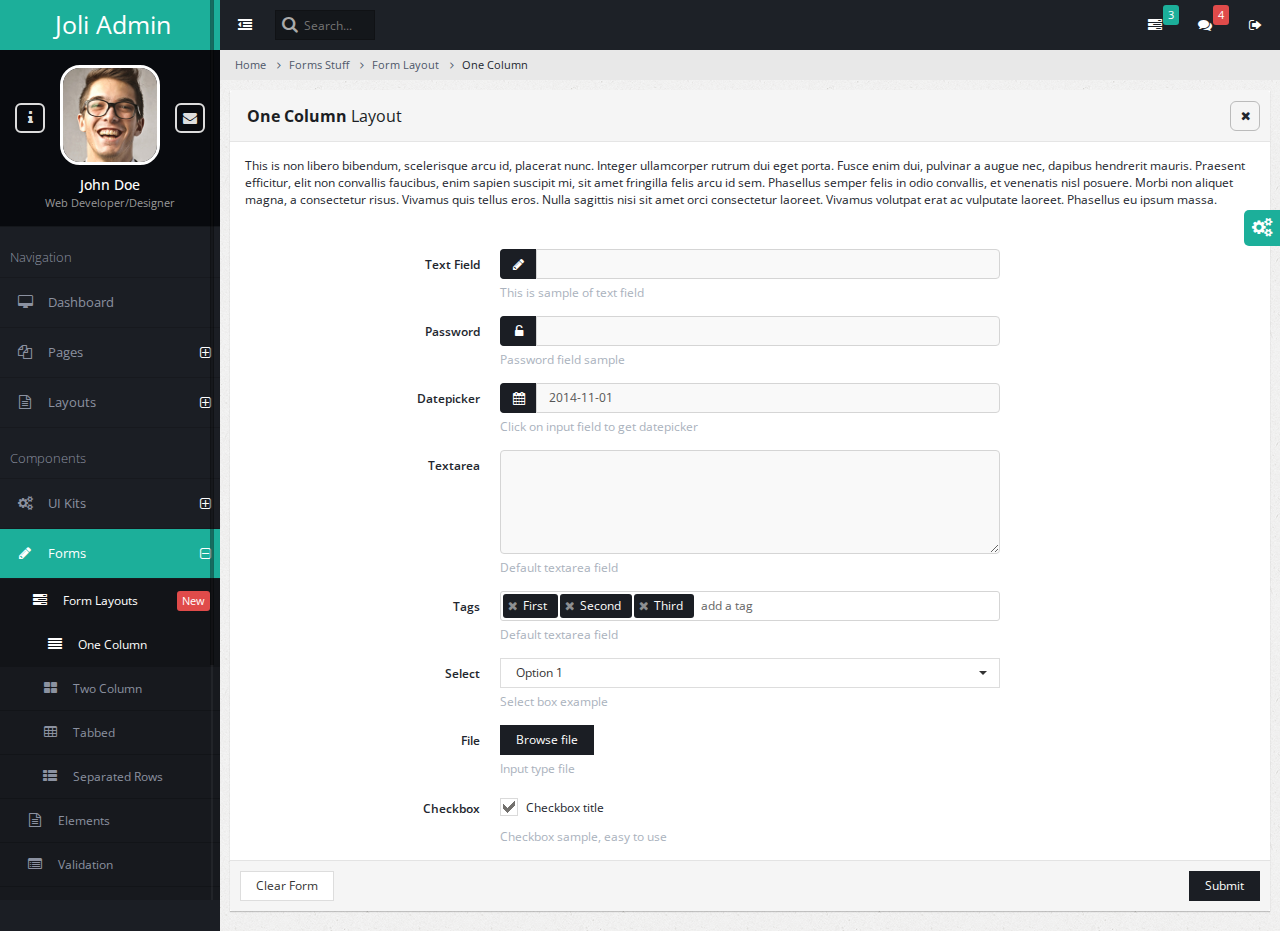
<file: E-Gold/assets/ordergolddesign/border/siteadmin_assets/form-layouts-one-column.html>
<!DOCTYPE html>
<html lang="en">
    <head>        
        <!-- META SECTION -->
        <title>Joli Admin - Responsive Bootstrap Admin Template</title>            
        <meta http-equiv="Content-Type" content="text/html; charset=utf-8" />
        <meta http-equiv="X-UA-Compatible" content="IE=edge" />
        <meta name="viewport" content="width=device-width, initial-scale=1" />
        
        <link rel="icon" href="favicon.ico" type="image/x-icon" />
        <!-- END META SECTION -->
                        
        <!-- CSS INCLUDE -->        
        <link rel="stylesheet" type="text/css" id="theme" href="css/theme-default.css"/>
        <!-- EOF CSS INCLUDE -->                   
    </head>
    <body>
        <!-- START PAGE CONTAINER -->
        <div class="page-container">
            
            <!-- START PAGE SIDEBAR -->
            <div class="page-sidebar">
                <!-- START X-NAVIGATION -->
                <ul class="x-navigation">
                    <li class="xn-logo">
                        <a href="index.html">Joli Admin</a>
                        <a href="#" class="x-navigation-control"></a>
                    </li>
                    <li class="xn-profile">
                        <a href="#" class="profile-mini">
                            <img src="assets/images/users/avatar.jpg" alt="John Doe"/>
                        </a>
                        <div class="profile">
                            <div class="profile-image">
                                <img src="assets/images/users/avatar.jpg" alt="John Doe"/>
                            </div>
                            <div class="profile-data">
                                <div class="profile-data-name">John Doe</div>
                                <div class="profile-data-title">Web Developer/Designer</div>
                            </div>
                            <div class="profile-controls">
                                <a href="pages-profile.html" class="profile-control-left"><span class="fa fa-info"></span></a>
                                <a href="pages-messages.html" class="profile-control-right"><span class="fa fa-envelope"></span></a>
                            </div>
                        </div>                                                                        
                    </li>
                    <li class="xn-title">Navigation</li>                    
                    <li>
                        <a href="index.html"><span class="fa fa-desktop"></span> <span class="xn-text">Dashboard</span></a>
                    </li>
                    <li class="xn-openable">
                        <a href="#"><span class="fa fa-files-o"></span> <span class="xn-text">Pages</span></a>
                        <ul>
                            <li><a href="pages-gallery.html"><span class="fa fa-image"></span> Gallery</a></li>
                            <li><a href="pages-profile.html"><span class="fa fa-user"></span> Profile</a></li>
                            <li><a href="pages-address-book.html"><span class="fa fa-users"></span> Address Book</a></li>
                            <li class="xn-openable">
                                <a href="#"><span class="fa fa-clock-o"></span> Timeline</a>
                                <ul>
                                    <li><a href="pages-timeline.html"><span class="fa fa-align-center"></span> Default</a></li>
                                    <li><a href="pages-timeline-simple.html"><span class="fa fa-align-justify"></span> Full Width</a></li>
                                </ul>
                            </li>
                            <li class="xn-openable">
                                <a href="#"><span class="fa fa-envelope"></span> Mailbox</a>
                                <ul>
                                    <li><a href="pages-mailbox-inbox.html"><span class="fa fa-inbox"></span> Inbox</a></li>
                                    <li><a href="pages-mailbox-message.html"><span class="fa fa-file-text"></span> Message</a></li>
                                    <li><a href="pages-mailbox-compose.html"><span class="fa fa-pencil"></span> Compose</a></li>
                                </ul>
                            </li>
                            <li><a href="pages-messages.html"><span class="fa fa-comments"></span> Messages</a></li>
                            <li><a href="pages-calendar.html"><span class="fa fa-calendar"></span> Calendar</a></li>
                            <li><a href="pages-tasks.html"><span class="fa fa-edit"></span> Tasks</a></li>
                            <li><a href="pages-content-table.html"><span class="fa fa-columns"></span> Content Table</a></li>
                            <li><a href="pages-faq.html"><span class="fa fa-question-circle"></span> FAQ</a></li>
                            <li><a href="pages-search.html"><span class="fa fa-search"></span> Search</a></li>
                            <li class="xn-openable">
                                <a href="#"><span class="fa fa-file"></span> Blog</a>
                                
                                <ul>                                    
                                    <li><a href="pages-blog-list.html"><span class="fa fa-copy"></span> List of Posts</a></li>
                                    <li><a href="pages-blog-post.html"><span class="fa fa-file-o"></span>Single Post</a></li>
                                </ul>
                            </li>
                            <li class="xn-openable">
                                <a href="#"><span class="fa fa-sign-in"></span> Login</a>
                                <ul>                                    
                                    <li><a href="pages-login.html">App Login</a></li>
                                    <li><a href="pages-login-website.html">Website Login</a></li>
                                    <li><a href="pages-login-website-light.html"> Website Login Light</a></li>
                                </ul>
                            </li>                            
                            <li class="xn-openable">
                                <a href="#"><span class="fa fa-warning"></span> Error Pages</a>
                                <ul>                                    
                                    <li><a href="pages-error-404.html">Error 404 Sample 1</a></li>
                                    <li><a href="pages-error-404-2.html">Error 404 Sample 2</a></li>
                                    <li><a href="pages-error-500.html"> Error 500</a></li>
                                </ul>
                            </li>                            
                        </ul>
                    </li>
                    <li class="xn-openable">
                        <a href="#"><span class="fa fa-file-text-o"></span> <span class="xn-text">Layouts</span></a>
                        <ul>
                            <li><a href="layout-boxed.html">Boxed</a></li>
                            <li><a href="layout-nav-toggled.html">Navigation Toggled</a></li>
                            <li><a href="layout-nav-top.html">Navigation Top</a></li>
                            <li><a href="layout-nav-right.html">Navigation Right</a></li>
                            <li><a href="layout-nav-top-fixed.html">Top Navigation Fixed</a></li>                            
                            <li><a href="layout-nav-custom.html">Custom Navigation</a></li>
                            <li><a href="layout-frame-left.html">Frame Left Column</a></li>
                            <li><a href="layout-frame-right.html">Frame Right Column</a></li>
                            <li><a href="layout-search-left.html">Search Left Side</a></li>
                            <li><a href="blank.html">Blank Page</a></li>
                        </ul>
                    </li>              
                    <li class="xn-title">Components</li>                    
                    <li class="xn-openable">
                        <a href="#"><span class="fa fa-cogs"></span> <span class="xn-text">UI Kits</span></a>
                        <ul>
                            <li><a href="ui-widgets.html"><span class="fa fa-heart"></span> Widgets</a></li>                            
                            <li><a href="ui-elements.html"><span class="fa fa-cogs"></span> Elements</a></li>
                            <li><a href="ui-buttons.html"><span class="fa fa-square-o"></span> Buttons</a></li>                            
                            <li><a href="ui-panels.html"><span class="fa fa-pencil-square-o"></span> Panels</a></li>
                            <li><a href="ui-icons.html"><span class="fa fa-magic"></span> Icons</a><div class="informer informer-warning">+679</div></li>
                            <li><a href="ui-typography.html"><span class="fa fa-pencil"></span> Typography</a></li>
                            <li><a href="ui-portlet.html"><span class="fa fa-th"></span> Portlet</a></li>
                            <li><a href="ui-sliders.html"><span class="fa fa-arrows-h"></span> Sliders</a></li>
                            <li><a href="ui-alerts-popups.html"><span class="fa fa-warning"></span> Alerts & Popups</a></li>                            
                            <li><a href="ui-lists.html"><span class="fa fa-list-ul"></span> Lists</a></li>
                            <li><a href="ui-tour.html"><span class="fa fa-random"></span> Tour</a></li>
                        </ul>
                    </li>                    
                    <li class="xn-openable active">
                        <a href="#"><span class="fa fa-pencil"></span> <span class="xn-text">Forms</span></a>
                        <ul>
                            <li class="active">
                                <a href="form-layouts-two-column.html"><span class="fa fa-tasks"></span> Form Layouts</a>
                                <div class="informer informer-danger">New</div>
                                <ul>
                                    <li class="active"><a href="form-layouts-one-column.html"><span class="fa fa-align-justify"></span> One Column</a></li>
                                    <li><a href="form-layouts-two-column.html"><span class="fa fa-th-large"></span> Two Column</a></li>
                                    <li><a href="form-layouts-tabbed.html"><span class="fa fa-table"></span> Tabbed</a></li>
                                    <li><a href="form-layouts-separated.html"><span class="fa fa-th-list"></span> Separated Rows</a></li>
                                </ul> 
                            </li>
                            <li><a href="form-elements.html"><span class="fa fa-file-text-o"></span> Elements</a></li>
                            <li><a href="form-validation.html"><span class="fa fa-list-alt"></span> Validation</a></li>
                            <li><a href="form-wizards.html"><span class="fa fa-arrow-right"></span> Wizards</a></li>
                            <li><a href="form-editors.html"><span class="fa fa-text-width"></span> WYSIWYG Editors</a></li>
                            <li><a href="form-file-handling.html"><span class="fa fa-floppy-o"></span> File Handling</a></li>
                        </ul>
                    </li>
                    <li class="xn-openable">
                        <a href="tables.html"><span class="fa fa-table"></span> <span class="xn-text">Tables</span></a>
                        <ul>                            
                            <li><a href="table-basic.html"><span class="fa fa-align-justify"></span> Basic</a></li>
                            <li><a href="table-datatables.html"><span class="fa fa-sort-alpha-desc"></span> Data Tables</a></li>
                            <li><a href="table-export.html"><span class="fa fa-download"></span> Export Tables</a></li>                            
                        </ul>
                    </li>
                    <li class="xn-openable">
                        <a href="#"><span class="fa fa-bar-chart-o"></span> <span class="xn-text">Charts</span></a>
                        <ul>
                            <li><a href="charts-morris.html"><span class="xn-text">Morris</span></a></li>
                            <li><a href="charts-nvd3.html"><span class="xn-text">NVD3</span></a></li>
                            <li><a href="charts-rickshaw.html"><span class="xn-text">Rickshaw</span></a></li>
                            <li><a href="charts-other.html"><span class="xn-text">Other</span></a></li>
                        </ul>
                    </li>   
                    <li>
                        <a href="maps.html"><span class="fa fa-map-marker"></span> <span class="xn-text">Maps</span></a>
                    </li>                    
                    <li class="xn-openable">
                        <a href="#"><span class="fa fa-sitemap"></span> <span class="xn-text">Navigation Levels</span></a>
                        <ul>                            
                            <li class="xn-openable">
                                <a href="#">Second Level</a>
                                <ul>
                                    <li class="xn-openable">
                                        <a href="#">Third Level</a>
                                        <ul>
                                            <li class="xn-openable">
                                                <a href="#">Fourth Level</a>
                                                <ul>
                                                    <li><a href="#">Fifth Level</a></li>
                                                </ul>
                                            </li>
                                        </ul>
                                    </li>
                                </ul>
                            </li>                            
                        </ul>
                    </li>                    
                </ul>
                <!-- END X-NAVIGATION -->
            </div>
            <!-- END PAGE SIDEBAR -->
            
            <!-- PAGE CONTENT -->
            <div class="page-content">
                
                <!-- START X-NAVIGATION VERTICAL -->
                <ul class="x-navigation x-navigation-horizontal x-navigation-panel">
                    <!-- TOGGLE NAVIGATION -->
                    <li class="xn-icon-button">
                        <a href="#" class="x-navigation-minimize"><span class="fa fa-dedent"></span></a>
                    </li>
                    <!-- END TOGGLE NAVIGATION -->
                    <!-- SEARCH -->
                    <li class="xn-search">
                        <form role="form">
                            <input type="text" name="search" placeholder="Search..."/>
                        </form>
                    </li>   
                    <!-- END SEARCH -->
                    <!-- SIGN OUT -->
                    <li class="xn-icon-button pull-right">
                        <a href="#" class="mb-control" data-box="#mb-signout"><span class="fa fa-sign-out"></span></a>                        
                    </li> 
                    <!-- END SIGN OUT -->
                    <!-- MESSAGES -->
                    <li class="xn-icon-button pull-right">
                        <a href="#"><span class="fa fa-comments"></span></a>
                        <div class="informer informer-danger">4</div>
                        <div class="panel panel-primary animated zoomIn xn-drop-left xn-panel-dragging">
                            <div class="panel-heading">
                                <h3 class="panel-title"><span class="fa fa-comments"></span> Messages</h3>                                
                                <div class="pull-right">
                                    <span class="label label-danger">4 new</span>
                                </div>
                            </div>
                            <div class="panel-body list-group list-group-contacts scroll" style="height: 200px;">
                                <a href="#" class="list-group-item">
                                    <div class="list-group-status status-online"></div>
                                    <img src="assets/images/users/user2.jpg" class="pull-left" alt="John Doe"/>
                                    <span class="contacts-title">John Doe</span>
                                    <p>Praesent placerat tellus id augue condimentum</p>
                                </a>
                                <a href="#" class="list-group-item">
                                    <div class="list-group-status status-away"></div>
                                    <img src="assets/images/users/user.jpg" class="pull-left" alt="Dmitry Ivaniuk"/>
                                    <span class="contacts-title">Dmitry Ivaniuk</span>
                                    <p>Donec risus sapien, sagittis et magna quis</p>
                                </a>
                                <a href="#" class="list-group-item">
                                    <div class="list-group-status status-away"></div>
                                    <img src="assets/images/users/user3.jpg" class="pull-left" alt="Nadia Ali"/>
                                    <span class="contacts-title">Nadia Ali</span>
                                    <p>Mauris vel eros ut nunc rhoncus cursus sed</p>
                                </a>
                                <a href="#" class="list-group-item">
                                    <div class="list-group-status status-offline"></div>
                                    <img src="assets/images/users/user6.jpg" class="pull-left" alt="Darth Vader"/>
                                    <span class="contacts-title">Darth Vader</span>
                                    <p>I want my money back!</p>
                                </a>
                            </div>     
                            <div class="panel-footer text-center">
                                <a href="pages-messages.html">Show all messages</a>
                            </div>                            
                        </div>                        
                    </li>
                    <!-- END MESSAGES -->
                    <!-- TASKS -->
                    <li class="xn-icon-button pull-right">
                        <a href="#"><span class="fa fa-tasks"></span></a>
                        <div class="informer informer-warning">3</div>
                        <div class="panel panel-primary animated zoomIn xn-drop-left xn-panel-dragging">
                            <div class="panel-heading">
                                <h3 class="panel-title"><span class="fa fa-tasks"></span> Tasks</h3>                                
                                <div class="pull-right">
                                    <span class="label label-warning">3 active</span>
                                </div>
                            </div>
                            <div class="panel-body list-group scroll" style="height: 200px;">                                
                                <a class="list-group-item" href="#">
                                    <strong>Phasellus augue arcu, elementum</strong>
                                    <div class="progress progress-small progress-striped active">
                                        <div class="progress-bar progress-bar-danger" role="progressbar" aria-valuenow="50" aria-valuemin="0" aria-valuemax="100" style="width: 50%;">50%</div>
                                    </div>
                                    <small class="text-muted">John Doe, 25 Sep 2014 / 50%</small>
                                </a>
                                <a class="list-group-item" href="#">
                                    <strong>Aenean ac cursus</strong>
                                    <div class="progress progress-small progress-striped active">
                                        <div class="progress-bar progress-bar-warning" role="progressbar" aria-valuenow="80" aria-valuemin="0" aria-valuemax="100" style="width: 80%;">80%</div>
                                    </div>
                                    <small class="text-muted">Dmitry Ivaniuk, 24 Sep 2014 / 80%</small>
                                </a>
                                <a class="list-group-item" href="#">
                                    <strong>Lorem ipsum dolor</strong>
                                    <div class="progress progress-small progress-striped active">
                                        <div class="progress-bar progress-bar-success" role="progressbar" aria-valuenow="95" aria-valuemin="0" aria-valuemax="100" style="width: 95%;">95%</div>
                                    </div>
                                    <small class="text-muted">John Doe, 23 Sep 2014 / 95%</small>
                                </a>
                                <a class="list-group-item" href="#">
                                    <strong>Cras suscipit ac quam at tincidunt.</strong>
                                    <div class="progress progress-small">
                                        <div class="progress-bar" role="progressbar" aria-valuenow="100" aria-valuemin="0" aria-valuemax="100" style="width: 100%;">100%</div>
                                    </div>
                                    <small class="text-muted">John Doe, 21 Sep 2014 /</small><small class="text-success"> Done</small>
                                </a>                                
                            </div>     
                            <div class="panel-footer text-center">
                                <a href="pages-tasks.html">Show all tasks</a>
                            </div>                            
                        </div>                        
                    </li>
                    <!-- END TASKS -->
                </ul>
                <!-- END X-NAVIGATION VERTICAL -->                   
                
                <!-- START BREADCRUMB -->
                <ul class="breadcrumb">
                    <li><a href="#">Home</a></li>
                    <li><a href="#">Forms Stuff</a></li>
                    <li><a href="#">Form Layout</a></li>
                    <li class="active">One Column</li>
                </ul>
                <!-- END BREADCRUMB -->
                
                <!-- PAGE CONTENT WRAPPER -->
                <div class="page-content-wrap">
                
                    <div class="row">
                        <div class="col-md-12">
                            
                            <form class="form-horizontal">
                            <div class="panel panel-default">
                                <div class="panel-heading">
                                    <h3 class="panel-title"><strong>One Column</strong> Layout</h3>
                                    <ul class="panel-controls">
                                        <li><a href="#" class="panel-remove"><span class="fa fa-times"></span></a></li>
                                    </ul>
                                </div>
                                <div class="panel-body">
                                    <p>This is non libero bibendum, scelerisque arcu id, placerat nunc. Integer ullamcorper rutrum dui eget porta. Fusce enim dui, pulvinar a augue nec, dapibus hendrerit mauris. Praesent efficitur, elit non convallis faucibus, enim sapien suscipit mi, sit amet fringilla felis arcu id sem. Phasellus semper felis in odio convallis, et venenatis nisl posuere. Morbi non aliquet magna, a consectetur risus. Vivamus quis tellus eros. Nulla sagittis nisi sit amet orci consectetur laoreet. Vivamus volutpat erat ac vulputate laoreet. Phasellus eu ipsum massa.</p>
                                </div>
                                <div class="panel-body">                                                                        
                                    
                                    <div class="form-group">
                                        <label class="col-md-3 col-xs-12 control-label">Text Field</label>
                                        <div class="col-md-6 col-xs-12">                                            
                                            <div class="input-group">
                                                <span class="input-group-addon"><span class="fa fa-pencil"></span></span>
                                                <input type="text" class="form-control"/>
                                            </div>                                            
                                            <span class="help-block">This is sample of text field</span>
                                        </div>
                                    </div>
                                    
                                    <div class="form-group">                                        
                                        <label class="col-md-3 col-xs-12 control-label">Password</label>
                                        <div class="col-md-6 col-xs-12">
                                            <div class="input-group">
                                                <span class="input-group-addon"><span class="fa fa-unlock-alt"></span></span>
                                                <input type="password" class="form-control"/>
                                            </div>            
                                            <span class="help-block">Password field sample</span>
                                        </div>
                                    </div>
                                    
                                    <div class="form-group">                                        
                                        <label class="col-md-3 col-xs-12 control-label">Datepicker</label>
                                        <div class="col-md-6 col-xs-12">
                                            <div class="input-group">
                                                <span class="input-group-addon"><span class="fa fa-calendar"></span></span>
                                                <input type="text" class="form-control datepicker" value="2014-11-01">                                            
                                            </div>
                                            <span class="help-block">Click on input field to get datepicker</span>
                                        </div>
                                    </div>
                                    
                                    <div class="form-group">
                                        <label class="col-md-3 col-xs-12 control-label">Textarea</label>
                                        <div class="col-md-6 col-xs-12">                                            
                                            <textarea class="form-control" rows="5"></textarea>
                                            <span class="help-block">Default textarea field</span>
                                        </div>
                                    </div>
                                    
                                    <div class="form-group">
                                        <label class="col-md-3 col-xs-12 control-label">Tags</label>
                                        <div class="col-md-6 col-xs-12">                                                                                            
                                            <input type="text" class="tagsinput" value="First,Second,Third"/>
                                            <span class="help-block">Default textarea field</span>
                                        </div>
                                    </div>
                                    
                                    <div class="form-group">
                                        <label class="col-md-3 col-xs-12 control-label">Select</label>
                                        <div class="col-md-6 col-xs-12">                                                                                            
                                            <select class="form-control select">
                                                <option>Option 1</option>
                                                <option>Option 2</option>
                                                <option>Option 3</option>
                                                <option>Option 4</option>
                                                <option>Option 5</option>
                                            </select>
                                            <span class="help-block">Select box example</span>
                                        </div>
                                    </div>
                                    
                                    <div class="form-group">
                                        <label class="col-md-3 col-xs-12 control-label">File</label>
                                        <div class="col-md-6 col-xs-12">                                                                                                                                        
                                            <input type="file" class="fileinput btn-primary" name="filename" id="filename" title="Browse file"/>
                                            <span class="help-block">Input type file</span>
                                        </div>
                                    </div>
                                    
                                    <div class="form-group">
                                        <label class="col-md-3 col-xs-12 control-label">Checkbox</label>
                                        <div class="col-md-6 col-xs-12">                                                                                                                                        
                                            <label class="check"><input type="checkbox" class="icheckbox" checked="checked"/> Checkbox title</label>
                                            <span class="help-block">Checkbox sample, easy to use</span>
                                        </div>
                                    </div>

                                </div>
                                <div class="panel-footer">
                                    <button class="btn btn-default">Clear Form</button>                                    
                                    <button class="btn btn-primary pull-right">Submit</button>
                                </div>
                            </div>
                            </form>
                            
                        </div>
                    </div>                    
                    
                </div>
                <!-- END PAGE CONTENT WRAPPER -->                                                
            </div>            
            <!-- END PAGE CONTENT -->
        </div>
        <!-- END PAGE CONTAINER -->
        
        <!-- MESSAGE BOX-->
        <div class="message-box animated fadeIn" data-sound="alert" id="mb-signout">
            <div class="mb-container">
                <div class="mb-middle">
                    <div class="mb-title"><span class="fa fa-sign-out"></span> Log <strong>Out</strong> ?</div>
                    <div class="mb-content">
                        <p>Are you sure you want to log out?</p>                    
                        <p>Press No if youwant to continue work. Press Yes to logout current user.</p>
                    </div>
                    <div class="mb-footer">
                        <div class="pull-right">
                            <a href="pages-login.html" class="btn btn-success btn-lg">Yes</a>
                            <button class="btn btn-default btn-lg mb-control-close">No</button>
                        </div>
                    </div>
                </div>
            </div>
        </div>
        <!-- END MESSAGE BOX-->

        <!-- START PRELOADS -->
        <audio id="audio-alert" src="audio/alert.mp3" preload="auto"></audio>
        <audio id="audio-fail" src="audio/fail.mp3" preload="auto"></audio>
        <!-- END PRELOADS -->             
        
    <!-- START SCRIPTS -->
        <!-- START PLUGINS -->
        <script type="text/javascript" src="js/plugins/jquery/jquery.min.js"></script>
        <script type="text/javascript" src="js/plugins/jquery/jquery-ui.min.js"></script>
        <script type="text/javascript" src="js/plugins/bootstrap/bootstrap.min.js"></script>                
        <!-- END PLUGINS -->
        
        <!-- THIS PAGE PLUGINS -->
        <script type='text/javascript' src='js/plugins/icheck/icheck.min.js'></script>
        <script type="text/javascript" src="js/plugins/mcustomscrollbar/jquery.mCustomScrollbar.min.js"></script>
        
        <script type="text/javascript" src="js/plugins/bootstrap/bootstrap-datepicker.js"></script>                
        <script type="text/javascript" src="js/plugins/bootstrap/bootstrap-file-input.js"></script>
        <script type="text/javascript" src="js/plugins/bootstrap/bootstrap-select.js"></script>
        <script type="text/javascript" src="js/plugins/tagsinput/jquery.tagsinput.min.js"></script>
        <!-- END THIS PAGE PLUGINS -->       
        
        <!-- START TEMPLATE -->
        <script type="text/javascript" src="js/settings.js"></script>
        
        <script type="text/javascript" src="js/plugins.js"></script>        
        <script type="text/javascript" src="js/actions.js"></script>        
        <!-- END TEMPLATE -->
    <!-- END SCRIPTS -->                   
    </body>
</html>
</file>
<file: E-Gold/assets/css/icomoon.css>
@font-face {
	font-family: 'icomoon';
	src:url('icomoon/icomoon.eot');
	src:url('icomoon/icomoon-.eot#iefix') format('embedded-opentype'),
		url('icomoon/icomoon.woff') format('woff'),
		url('icomoon/icomoon.ttf') format('truetype'),
		url('comoon/icomoon.svg.txt#icomoon') format('svg');
	font-weight: normal;
	font-style: normal;
}

/* Use the following CSS code if you want to use data attributes for inserting your icons */
[data-icon]:before {
	font-family: 'icomoon';
	content: attr(data-icon);
	speak: none;
	font-weight: normal;
	font-variant: normal;
	text-transform: none;
	line-height: 1;
	-webkit-font-smoothing: antialiased;
}

/* Use the following CSS code if you want to have a class per icon */
/*
Instead of a list of all class selectors,
you can use the generic selector below, but it's slower:
[class*="icon-"] {
*/
.icon-cancel-circle, .icon-puzzle, .icon-lamp, .icon-wand, .icon-vector, .icon-menu, .icon-close, .icon-twitter, .icon-facebook, .icon-vimeo, .icon-dribbble, .icon-mug, .icon-droplet, .icon-puzzle-2, .icon-target, .icon-dice, .icon-map, .icon-location, .icon-box-add, .icon-phone, .icon-phone-2, .icon-phone-3, .icon-tumblr, .icon-forrst, .icon-feed, .icon-pinterest, .icon-clock, .icon-bubble, .icon-screen, .icon-screen-2, .icon-laptop, .icon-mobile, .icon-mobile-2, .icon-tablet, .icon-tv, .icon-pencil, .icon-new-tab, .icon-quotes-left, .icon-user, .icon-bubble-2, .icon-google-plus, .icon-instagram, .icon-youtube, .icon-flickr, .icon-deviantart, .icon-github, .icon-blogger, .icon-soundcloud, .icon-lastfm, .icon-file, .icon-images, .icon-arrow-right, .icon-arrow-left, .icon-bubble-3, .icon-envelop, .icon-compass, .icon-spinner, .icon-spinner-2, .icon-spinner-3, .icon-play, .icon-pause, .icon-arrow-up-left, .icon-arrow-right-2, .icon-arrow-down-right, .icon-arrow-down, .icon-arrow-left-2, .icon-arrow-up, .icon-arrow-up-right, .icon-arrow-down-left, .icon-stopwatch, .icon-pushpin, .icon-compass-2, .icon-history, .icon-clock-2, .icon-alarm, .icon-earth, .icon-globe, .icon-target-2, .icon-car, .icon-truck, .icon-fire, .icon-lab, .icon-dumbbell, .icon-rocket, .icon-meter, .icon-dashboard, .icon-meter-fast, .icon-hammer, .icon-trophy, .icon-trophy-star, .icon-eye, .icon-eye-2, .icon-fan, .icon-sun, .icon-airplane, .icon-cogs, .icon-anchor, .icon-shield, .icon-lightning, .icon-power, .icon-pyramid, .icon-road, .icon-ladder, .icon-hammer-2, .icon-cube, .icon-cube-2, .icon-camera, .icon-piano, .icon-movie, .icon-connection, .icon-knight, .icon-diamonds, .icon-stack, .icon-folder-remove, .icon-folder-open, .icon-cart-checkout, .icon-cart, .icon-tag, .icon-basket, .icon-support, .icon-phone-4, .icon-reply, .icon-flip, .icon-database, .icon-database-2, .icon-calendar, .icon-calendar-2, .icon-keyboard, .icon-user-plus, .icon-users, .icon-bubble-forward, .icon-bubble-up, .icon-bubble-last, .icon-bubble-link, .icon-bubble-check, .icon-bubble-quote, .icon-lock, .icon-user-plus-2, .icon-user-minus, .icon-lock-2, .icon-paw, .icon-accessibility, .icon-eye-blocked, .icon-download, .icon-smiley, .icon-thumbs-down, .icon-yin-yang, .icon-remove, .icon-bars, .icon-pie, .icon-plus-circle, .icon-sad, .icon-shocked, .icon-neutral, .icon-checkmark, .icon-volume-low, .icon-arrow-down-2, .icon-volume0, .icon-bookmarks, .icon-arrow-left-3, .icon-radio-unchecked, .icon-sigma, .icon-strikethrough, .icon-backspace, .icon-filter, .icon-arrow-up-right-2, .icon-arrow-up-right-3, .icon-file-zip, .icon-home, .icon-blog, .icon-camera-2, .icon-file-2, .icon-copy, .icon-cart-plus, .icon-music, .icon-lock-3, .icon-zoom-out, .icon-user-block, .icon-search, .icon-zoom-in, .icon-bubble-notification, .icon-storage, .icon-grid, .icon-grid-2, .icon-signup, .icon-switch, .icon-volume-high, .icon-volume-medium, .icon-arrow-left-4, .icon-play-2, .icon-point-up, .icon-heart, .icon-heart-2, .icon-star, .icon-star-2, .icon-star-3, .icon-star-4, .icon-star-5, .icon-star-6, .icon-heart-3, .icon-weather-snow, .icon-weather-lightning, .icon-heart-4, .icon-weather-rain, .icon-windy, .icon-paypal, .icon-paypal-2, .icon-paypal-3, .icon-yelp, .icon-html5, .icon-css3, .icon-html5-2, .icon-stumbleupon, .icon-stumbleupon-2, .icon-wordpress, .icon-joomla, .icon-wordpress-2, .icon-github-2, .icon-github-3, .icon-volume-mute, .icon-volume-mute-2, .icon-volume-increase, .icon-volume-decrease, .icon-tongue, .icon-question, .icon-male, .icon-medal, .icon-key, .icon-contract, .icon-bubbles, .icon-file-3, .icon-file-4, .icon-pencil-2, .icon-headphones, .icon-film, .icon-film-2, .icon-mic, .icon-radio, .icon-settings, .icon-pie-2, .icon-inject, .icon-zoom-in-2, .icon-bubble-notification-2, .icon-link, .icon-brightness-contrast, .icon-flag, .icon-upload, .icon-skull, .icon-leaf, .icon-apple-fruit, .icon-food, .icon-cake, .icon-food-2, .icon-gift, .icon-balloon, .icon-medal-2, .icon-rating, .icon-rating-2, .icon-rating-3, .icon-steps, .icon-flower, .icon-remove-2, .icon-briefcase, .icon-briefcase-2, .icon-grid-3, .icon-sun-glasses, .icon-tree, .icon-tree-2, .icon-exit, .icon-evil, .icon-people, .icon-cool, .icon-thumbs-up, .icon-bed, .icon-bed-2, .icon-brightness-low, .icon-heart-broken, .icon-sun-2, .icon-umbrella, .icon-warning, .icon-move, .icon-point-left, .icon-point-down, .icon-point-right, .icon-question-2, .icon-notification, .icon-radio-checked, .icon-checkbox-partial, .icon-checkbox-unchecked, .icon-checkbox-checked, .icon-command, .icon-pen, .icon-quill, .icon-quill-2, .icon-wand-2, .icon-tools, .icon-eye-3, .icon-moon, .icon-contrast, .icon-eye-4, .icon-eye-5, .icon-user-block-2, .icon-bubble-paperclip, .icon-drawer, .icon-drawer-2, .icon-watch, .icon-archive, .icon-cabinet, .icon-clock-3, .icon-clock-4, .icon-connection-2, .icon-new, .icon-play-3, .icon-marker, .icon-movie-2, .icon-podcast, .icon-share, .icon-scissors, .icon-scissors-2, .icon-subscript, .icon-rulers, .icon-filter-2, .icon-loop, .icon-loop-2, .icon-shuffle, .icon-shuffle-2, .icon-loop-3, .icon-loop-4, .icon-plus, .icon-enter, .icon-angry, .icon-attachment, .icon-download-2, .icon-upload-2, .icon-thumbs-up-2, .icon-glasses, .icon-glasses-2, .icon-stats-up, .icon-bottle, .icon-bars-2, .icon-cog, .icon-bubble-dots, .icon-upload-3, .icon-download-3, .icon-location-2, .icon-location-3, .icon-location-4, .icon-envelop-2, .icon-coin, .icon-ticket {
	font-family: 'icomoon';
	speak: none;
	font-style: normal;
	font-weight: normal;
	font-variant: normal;
	text-transform: none;
	line-height: 1;
	-webkit-font-smoothing: antialiased;
}
.icon-cancel-circle:before {
	content: "\e000";
}
.icon-puzzle:before {
	content: "\e001";
}
.icon-lamp:before {
	content: "\e002";
}
.icon-wand:before {
	content: "\e003";
}
.icon-vector:before {
	content: "\e004";
}
.icon-menu:before {
	content: "\e005";
}
.icon-close:before {
	content: "\e00b";
}
.icon-twitter:before {
	content: "\e00c";
}
.icon-facebook:before {
	content: "\e00d";
}
.icon-vimeo:before {
	content: "\e00e";
}
.icon-dribbble:before {
	content: "\e00f";
}
.icon-mug:before {
	content: "\e010";
}
.icon-droplet:before {
	content: "\e011";
}
.icon-puzzle-2:before {
	content: "\e012";
}
.icon-target:before {
	content: "\e013";
}
.icon-dice:before {
	content: "\e014";
}
.icon-map:before {
	content: "\e015";
}
.icon-location:before {
	content: "\e016";
}
.icon-box-add:before {
	content: "\e017";
}
.icon-phone:before {
	content: "\e018";
}
.icon-phone-2:before {
	content: "\e01a";
}
.icon-phone-3:before {
	content: "\e019";
}
.icon-tumblr:before {
	content: "\e01b";
}
.icon-forrst:before {
	content: "\e01c";
}
.icon-feed:before {
	content: "\e01d";
}
.icon-pinterest:before {
	content: "\e01e";
}
.icon-clock:before {
	content: "\e01f";
}
.icon-bubble:before {
	content: "\e020";
}
.icon-screen:before {
	content: "\e021";
}
.icon-screen-2:before {
	content: "\e022";
}
.icon-laptop:before {
	content: "\e023";
}
.icon-mobile:before {
	content: "\e024";
}
.icon-mobile-2:before {
	content: "\e025";
}
.icon-tablet:before {
	content: "\e026";
}
.icon-tv:before {
	content: "\e027";
}
.icon-pencil:before {
	content: "\e028";
}
.icon-new-tab:before {
	content: "\e029";
}
.icon-quotes-left:before {
	content: "\e02a";
}
.icon-user:before {
	content: "\e02b";
}
.icon-bubble-2:before {
	content: "\e02c";
}
.icon-google-plus:before {
	content: "\e02d";
}
.icon-instagram:before {
	content: "\e02e";
}
.icon-youtube:before {
	content: "\e02f";
}
.icon-flickr:before {
	content: "\e030";
}
.icon-deviantart:before {
	content: "\e031";
}
.icon-github:before {
	content: "\e032";
}
.icon-blogger:before {
	content: "\e033";
}
.icon-soundcloud:before {
	content: "\e034";
}
.icon-lastfm:before {
	content: "\e035";
}
.icon-file:before {
	content: "\e036";
}
.icon-images:before {
	content: "\e037";
}
.icon-arrow-right:before {
	content: "\e038";
}
.icon-arrow-left:before {
	content: "\e039";
}
.icon-bubble-3:before {
	content: "\e03a";
}
.icon-envelop:before {
	content: "\e03b";
}
.icon-compass:before {
	content: "\e03c";
}
.icon-spinner:before {
	content: "\e03e";
}
.icon-spinner-2:before {
	content: "\e03d";
}
.icon-spinner-3:before {
	content: "\e040";
}
.icon-play:before {
	content: "\e03f";
}
.icon-pause:before {
	content: "\e041";
}
.icon-arrow-up-left:before {
	content: "\e009";
}
.icon-arrow-right-2:before {
	content: "\e007";
}
.icon-arrow-down-right:before {
	content: "\e00a";
}
.icon-arrow-down:before {
	content: "\e006";
}
.icon-arrow-left-2:before {
	content: "\e008";
}
.icon-arrow-up:before {
	content: "\e042";
}
.icon-arrow-up-right:before {
	content: "\e043";
}
.icon-arrow-down-left:before {
	content: "\e044";
}
.icon-stopwatch:before {
	content: "\e045";
}
.icon-pushpin:before {
	content: "\e046";
}
.icon-compass-2:before {
	content: "\e047";
}
.icon-history:before {
	content: "\e048";
}
.icon-clock-2:before {
	content: "\e049";
}
.icon-alarm:before {
	content: "\e04a";
}
.icon-earth:before {
	content: "\e04b";
}
.icon-globe:before {
	content: "\e04c";
}
.icon-target-2:before {
	content: "\e04d";
}
.icon-car:before {
	content: "\e04e";
}
.icon-truck:before {
	content: "\e04f";
}
.icon-fire:before {
	content: "\e050";
}
.icon-lab:before {
	content: "\e051";
}
.icon-dumbbell:before {
	content: "\e052";
}
.icon-rocket:before {
	content: "\e053";
}
.icon-meter:before {
	content: "\e054";
}
.icon-dashboard:before {
	content: "\e055";
}
.icon-meter-fast:before {
	content: "\e056";
}
.icon-hammer:before {
	content: "\e057";
}
.icon-trophy:before {
	content: "\e058";
}
.icon-trophy-star:before {
	content: "\e059";
}
.icon-eye:before {
	content: "\e05a";
}
.icon-eye-2:before {
	content: "\e05b";
}
.icon-fan:before {
	content: "\e05c";
}
.icon-sun:before {
	content: "\e05d";
}
.icon-airplane:before {
	content: "\e05e";
}
.icon-cogs:before {
	content: "\e05f";
}
.icon-anchor:before {
	content: "\e060";
}
.icon-shield:before {
	content: "\e061";
}
.icon-lightning:before {
	content: "\e062";
}
.icon-power:before {
	content: "\e063";
}
.icon-pyramid:before {
	content: "\e064";
}
.icon-road:before {
	content: "\e065";
}
.icon-ladder:before {
	content: "\e066";
}
.icon-hammer-2:before {
	content: "\e067";
}
.icon-cube:before {
	content: "\e068";
}
.icon-cube-2:before {
	content: "\e069";
}
.icon-camera:before {
	content: "\e06a";
}
.icon-piano:before {
	content: "\e06b";
}
.icon-movie:before {
	content: "\e06c";
}
.icon-connection:before {
	content: "\e06d";
}
.icon-knight:before {
	content: "\e06e";
}
.icon-diamonds:before {
	content: "\e06f";
}
.icon-stack:before {
	content: "\e070";
}
.icon-folder-remove:before {
	content: "\e071";
}
.icon-folder-open:before {
	content: "\e072";
}
.icon-cart-checkout:before {
	content: "\e073";
}
.icon-cart:before {
	content: "\e074";
}
.icon-tag:before {
	content: "\e075";
}
.icon-basket:before {
	content: "\e076";
}
.icon-support:before {
	content: "\e077";
}
.icon-phone-4:before {
	content: "\e078";
}
.icon-reply:before {
	content: "\e079";
}
.icon-flip:before {
	content: "\e07a";
}
.icon-database:before {
	content: "\e07b";
}
.icon-database-2:before {
	content: "\e07c";
}
.icon-calendar:before {
	content: "\e07d";
}
.icon-calendar-2:before {
	content: "\e07e";
}
.icon-keyboard:before {
	content: "\e07f";
}
.icon-user-plus:before {
	content: "\e080";
}
.icon-users:before {
	content: "\e081";
}
.icon-bubble-forward:before {
	content: "\e082";
}
.icon-bubble-up:before {
	content: "\e083";
}
.icon-bubble-last:before {
	content: "\e084";
}
.icon-bubble-link:before {
	content: "\e085";
}
.icon-bubble-check:before {
	content: "\e086";
}
.icon-bubble-quote:before {
	content: "\e087";
}
.icon-lock:before {
	content: "\e088";
}
.icon-user-plus-2:before {
	content: "\e089";
}
.icon-user-minus:before {
	content: "\e08a";
}
.icon-lock-2:before {
	content: "\e08b";
}
.icon-paw:before {
	content: "\e08c";
}
.icon-accessibility:before {
	content: "\e08d";
}
.icon-eye-blocked:before {
	content: "\e08e";
}
.icon-download:before {
	content: "\e08f";
}
.icon-smiley:before {
	content: "\e090";
}
.icon-thumbs-down:before {
	content: "\e091";
}
.icon-yin-yang:before {
	content: "\e092";
}
.icon-remove:before {
	content: "\e093";
}
.icon-bars:before {
	content: "\e094";
}
.icon-pie:before {
	content: "\e095";
}
.icon-plus-circle:before {
	content: "\e096";
}
.icon-sad:before {
	content: "\e097";
}
.icon-shocked:before {
	content: "\e098";
}
.icon-neutral:before {
	content: "\e099";
}
.icon-checkmark:before {
	content: "\e09a";
}
.icon-volume-low:before {
	content: "\e09b";
}
.icon-arrow-down-2:before {
	content: "\e09c";
}
.icon-volume0:before {
	content: "\e09d";
}
.icon-bookmarks:before {
	content: "\e09e";
}
.icon-arrow-left-3:before {
	content: "\e09f";
}
.icon-radio-unchecked:before {
	content: "\e0a0";
}
.icon-sigma:before {
	content: "\e0a1";
}
.icon-strikethrough:before {
	content: "\e0a2";
}
.icon-backspace:before {
	content: "\e0a3";
}
.icon-filter:before {
	content: "\e0a4";
}
.icon-arrow-up-right-2:before {
	content: "\e0a5";
}
.icon-arrow-up-right-3:before {
	content: "\e0a6";
}
.icon-file-zip:before {
	content: "\e0a7";
}
.icon-home:before {
	content: "\e0a8";
}
.icon-blog:before {
	content: "\e0a9";
}
.icon-camera-2:before {
	content: "\e0aa";
}
.icon-file-2:before {
	content: "\e0ab";
}
.icon-copy:before {
	content: "\e0ac";
}
.icon-cart-plus:before {
	content: "\e0ad";
}
.icon-music:before {
	content: "\e0ae";
}
.icon-lock-3:before {
	content: "\e0af";
}
.icon-zoom-out:before {
	content: "\e0b0";
}
.icon-user-block:before {
	content: "\e0b1";
}
.icon-search:before {
	content: "\e0b2";
}
.icon-zoom-in:before {
	content: "\e0b3";
}
.icon-bubble-notification:before {
	content: "\e0b4";
}
.icon-storage:before {
	content: "\e0b5";
}
.icon-grid:before {
	content: "\e0b6";
}
.icon-grid-2:before {
	content: "\e0b8";
}
.icon-signup:before {
	content: "\e0b9";
}
.icon-switch:before {
	content: "\e0ba";
}
.icon-volume-high:before {
	content: "\e0bb";
}
.icon-volume-medium:before {
	content: "\e0bc";
}
.icon-arrow-left-4:before {
	content: "\e0bd";
}
.icon-play-2:before {
	content: "\e0be";
}
.icon-point-up:before {
	content: "\e0bf";
}
.icon-heart:before {
	content: "\e0c1";
}
.icon-heart-2:before {
	content: "\e0c2";
}
.icon-star:before {
	content: "\e0c3";
}
.icon-star-2:before {
	content: "\e0c4";
}
.icon-star-3:before {
	content: "\e0c5";
}
.icon-star-4:before {
	content: "\e0c6";
}
.icon-star-5:before {
	content: "\e0c7";
}
.icon-star-6:before {
	content: "\e0c8";
}
.icon-heart-3:before {
	content: "\e0c9";
}
.icon-weather-snow:before {
	content: "\e0ca";
}
.icon-weather-lightning:before {
	content: "\e0cb";
}
.icon-heart-4:before {
	content: "\e0cc";
}
.icon-weather-rain:before {
	content: "\e0cd";
}
.icon-windy:before {
	content: "\e0ce";
}
.icon-paypal:before {
	content: "\e0cf";
}
.icon-paypal-2:before {
	content: "\e0d0";
}
.icon-paypal-3:before {
	content: "\e0d1";
}
.icon-yelp:before {
	content: "\e0d2";
}
.icon-html5:before {
	content: "\e0d3";
}
.icon-css3:before {
	content: "\e0d4";
}
.icon-html5-2:before {
	content: "\e0d5";
}
.icon-stumbleupon:before {
	content: "\e0d6";
}
.icon-stumbleupon-2:before {
	content: "\e0d7";
}
.icon-wordpress:before {
	content: "\e0d8";
}
.icon-joomla:before {
	content: "\e0d9";
}
.icon-wordpress-2:before {
	content: "\e0da";
}
.icon-github-2:before {
	content: "\e0db";
}
.icon-github-3:before {
	content: "\e0dc";
}
.icon-volume-mute:before {
	content: "\e0dd";
}
.icon-volume-mute-2:before {
	content: "\e0de";
}
.icon-volume-increase:before {
	content: "\e0df";
}
.icon-volume-decrease:before {
	content: "\e0e0";
}
.icon-tongue:before {
	content: "\e0e1";
}
.icon-question:before {
	content: "\e0e2";
}
.icon-male:before {
	content: "\e0e3";
}
.icon-medal:before {
	content: "\e0e4";
}
.icon-key:before {
	content: "\e0e5";
}
.icon-contract:before {
	content: "\e0e6";
}
.icon-bubbles:before {
	content: "\e0e7";
}
.icon-file-3:before {
	content: "\e0e8";
}
.icon-file-4:before {
	content: "\e0e9";
}
.icon-pencil-2:before {
	content: "\e0ea";
}
.icon-headphones:before {
	content: "\e0eb";
}
.icon-film:before {
	content: "\e0ec";
}
.icon-film-2:before {
	content: "\e0ed";
}
.icon-mic:before {
	content: "\e0ee";
}
.icon-radio:before {
	content: "\e0ef";
}
.icon-settings:before {
	content: "\e0f0";
}
.icon-pie-2:before {
	content: "\e0f1";
}
.icon-inject:before {
	content: "\e0f2";
}
.icon-zoom-in-2:before {
	content: "\e0f3";
}
.icon-bubble-notification-2:before {
	content: "\e0f4";
}
.icon-link:before {
	content: "\e0f5";
}
.icon-brightness-contrast:before {
	content: "\e0f6";
}
.icon-flag:before {
	content: "\e0f7";
}
.icon-upload:before {
	content: "\e0f8";
}
.icon-skull:before {
	content: "\e0f9";
}
.icon-leaf:before {
	content: "\e0fa";
}
.icon-apple-fruit:before {
	content: "\e0fb";
}
.icon-food:before {
	content: "\e0fc";
}
.icon-cake:before {
	content: "\e0fd";
}
.icon-food-2:before {
	content: "\e0fe";
}
.icon-gift:before {
	content: "\e0ff";
}
.icon-balloon:before {
	content: "\e100";
}
.icon-medal-2:before {
	content: "\e101";
}
.icon-rating:before {
	content: "\e102";
}
.icon-rating-2:before {
	content: "\e103";
}
.icon-rating-3:before {
	content: "\e104";
}
.icon-steps:before {
	content: "\e105";
}
.icon-flower:before {
	content: "\e106";
}
.icon-remove-2:before {
	content: "\e107";
}
.icon-briefcase:before {
	content: "\e108";
}
.icon-briefcase-2:before {
	content: "\e109";
}
.icon-grid-3:before {
	content: "\e0b7";
}
.icon-sun-glasses:before {
	content: "\e10a";
}
.icon-tree:before {
	content: "\e10b";
}
.icon-tree-2:before {
	content: "\e10c";
}
.icon-exit:before {
	content: "\e10d";
}
.icon-evil:before {
	content: "\e10e";
}
.icon-people:before {
	content: "\e10f";
}
.icon-cool:before {
	content: "\e110";
}
.icon-thumbs-up:before {
	content: "\e111";
}
.icon-bed:before {
	content: "\e112";
}
.icon-bed-2:before {
	content: "\e113";
}
.icon-brightness-low:before {
	content: "\e114";
}
.icon-heart-broken:before {
	content: "\e115";
}
.icon-sun-2:before {
	content: "\e116";
}
.icon-umbrella:before {
	content: "\e117";
}
.icon-warning:before {
	content: "\e118";
}
.icon-move:before {
	content: "\e119";
}
.icon-point-left:before {
	content: "\e0c0";
}
.icon-point-down:before {
	content: "\e11a";
}
.icon-point-right:before {
	content: "\e11b";
}
.icon-question-2:before {
	content: "\e11c";
}
.icon-notification:before {
	content: "\e11d";
}
.icon-radio-checked:before {
	content: "\e11e";
}
.icon-checkbox-partial:before {
	content: "\e11f";
}
.icon-checkbox-unchecked:before {
	content: "\e120";
}
.icon-checkbox-checked:before {
	content: "\e121";
}
.icon-command:before {
	content: "\e122";
}
.icon-pen:before {
	content: "\e123";
}
.icon-quill:before {
	content: "\e124";
}
.icon-quill-2:before {
	content: "\e125";
}
.icon-wand-2:before {
	content: "\e126";
}
.icon-tools:before {
	content: "\e127";
}
.icon-eye-3:before {
	content: "\e128";
}
.icon-moon:before {
	content: "\e129";
}
.icon-contrast:before {
	content: "\e12a";
}
.icon-eye-4:before {
	content: "\e12b";
}
.icon-eye-5:before {
	content: "\e12c";
}
.icon-user-block-2:before {
	content: "\e12d";
}
.icon-bubble-paperclip:before {
	content: "\e12e";
}
.icon-drawer:before {
	content: "\e12f";
}
.icon-drawer-2:before {
	content: "\e130";
}
.icon-watch:before {
	content: "\e131";
}
.icon-archive:before {
	content: "\e132";
}
.icon-cabinet:before {
	content: "\e133";
}
.icon-clock-3:before {
	content: "\e134";
}
.icon-clock-4:before {
	content: "\e135";
}
.icon-connection-2:before {
	content: "\e136";
}
.icon-new:before {
	content: "\e137";
}
.icon-play-3:before {
	content: "\e138";
}
.icon-marker:before {
	content: "\e139";
}
.icon-movie-2:before {
	content: "\e13a";
}
.icon-podcast:before {
	content: "\e13b";
}
.icon-share:before {
	content: "\e13c";
}
.icon-scissors:before {
	content: "\e13d";
}
.icon-scissors-2:before {
	content: "\e13e";
}
.icon-subscript:before {
	content: "\e13f";
}
.icon-rulers:before {
	content: "\e140";
}
.icon-filter-2:before {
	content: "\e141";
}
.icon-loop:before {
	content: "\e142";
}
.icon-loop-2:before {
	content: "\e143";
}
.icon-shuffle:before {
	content: "\e144";
}
.icon-shuffle-2:before {
	content: "\e145";
}
.icon-loop-3:before {
	content: "\e146";
}
.icon-loop-4:before {
	content: "\e147";
}
.icon-plus:before {
	content: "\e148";
}
.icon-enter:before {
	content: "\e149";
}
.icon-angry:before {
	content: "\e14a";
}
.icon-attachment:before {
	content: "\e14b";
}
.icon-download-2:before {
	content: "\e14c";
}
.icon-upload-2:before {
	content: "\e14d";
}
.icon-thumbs-up-2:before {
	content: "\e14e";
}
.icon-glasses:before {
	content: "\e14f";
}
.icon-glasses-2:before {
	content: "\e150";
}
.icon-stats-up:before {
	content: "\e151";
}
.icon-bottle:before {
	content: "\e152";
}
.icon-bars-2:before {
	content: "\e153";
}
.icon-cog:before {
	content: "\e154";
}
.icon-bubble-dots:before {
	content: "\e155";
}
.icon-upload-3:before {
	content: "\e156";
}
.icon-download-3:before {
	content: "\e157";
}
.icon-location-2:before {
	content: "\e158";
}
.icon-location-3:before {
	content: "\e159";
}
.icon-location-4:before {
	content: "\e15a";
}
.icon-envelop-2:before {
	content: "\e15b";
}
.icon-coin:before {
	content: "\e15c";
}
.icon-ticket:before {
	content: "\e15d";
}
</file>
<file: E-Gold/assets/css/main.css>
/* ==========================================================================
   Base Styles and Bootstrap Modifications
   ========================================================================== */

html,
button,
input,
select,
textarea {
    color: #222;
}

body {
    font-size: 1em;
    line-height: 1.4;
}

/*
 * Remove text-shadow in selection highlight: h5bp.com/i
 * These selection rule sets have to be separate.
 * Customize the background color to match your design.
 */

::-moz-selection {
    background: #f2c2c9;
    color: #a4003a;
    text-shadow: none;
}

::selection {
    background: #16a085;
    color: #a4003a;
    text-shadow: none;
}

/*
 * A better looking default horizontal rule
 */

 hr {
    display: block;
    height: 1px;
    border: 0;
    border-top: 1px solid #ccc;
    margin: 1em 0;
    padding: 0;
}

/*
 * Remove the gap between images and the bottom of their containers: h5bp.com/i/440
 */

 img {
    vertical-align: middle;
    z-index: 1;
    left: 18px;
    top: 165px;
    position: absolute;
    height: 466px;
    width: 1276px;
}

/*
 * Allow only vertical resizing of textareas.
 */

 textarea {
    resize: vertical;
}


/* ==========================================================================
   General styles
   ========================================================================== */

html,
body {
    height: 100%;
}

body {
    font-family: "Lato";
    font-weight: 300;
    font-size: 16px;
    color: #555;

    -webkit-font-smoothing: antialiased;
    -webkit-overflow-scrolling: touch;
}

.col-md-4 {
	padding-bottom: 20px;
}

.row {
margin-right: 0px;
margin-left: -15px;
}

.modal-header {
	background: #3498db;
}

.modal-header h4 {
	color: white;
}

.modal-footer {
	background: #2b2b2b;
}


.navbar-default {
border-color: transparent;
background-color: #dadada;
}


.navbar-toggle {
border-color: transparent;
border: 0px solid transparent;
}

.navbar-default .navbar-nav > li > a:hover,
.navbar-default .navbar-nav > li > a:focus {
	background-color: #16a085;
	color: white;
}



hr {
    position: relative;
    border: none;
}

hr:before {
    content: " ";
    position: absolute;
    top: 0;
    left: 25%;
    width: 50%;
    height: 2px;
    background: #ccc;
}

a img {
    background: white;
}

.odd a img {
    background: #f5f5f5;
}

/* Titles */
h1, h2, h3, h4, h5, h6 {
    font-family: "Raleway";
    font-weight: 300;
    color: #333;
}


/* Paragraph & Typographic */
p {
    line-height: 28px;
    margin-bottom: 25px;
}

.centered {
    text-align: center;
}

.paragraph-lead {
    font-size: 20px;
    color: #3498db;
}

strong {
    font-weight: 700;
}

em {
    font-weight: 300;
}

pre {
    background: #ebebeb;
    border: none;
    font-family: "Monaco";
    font-size: 16px;
    color: #666;
    padding: 20px;
    line-height: 28px;
}

small {
    font-size: 12px;
}

blockquote,
blockquote p {
    line-height: 28px;
    color: #999;
    font-weight: 300;
    font-style: italic;
}

blockquote {
    position: relative;
    margin: 0 0 40px -30px;
    padding-left: 30px;
    border-left: 5px solid #3498db;
}

blockquote cite {
    position: absolute;
    bottom: -25px;
    right: 0;
    font-size: 12px;
    font-style: italic;
    color: #333;
    font-weight: 300;
}

blockquote cite:before {
    content: "-- "
}

/* Images */
.overflow-image {
    margin-top: -65px;
}

/* Links */
a {
    color: #3498db;
    word-wrap: break-word;

    -webkit-transition: color 0.1s ease-in, background 0.1s ease-in;
    -moz-transition: color 0.1s ease-in, background 0.1s ease-in;
    -ms-transition: color 0.1s ease-in, background 0.1s ease-in;
    -o-transition: color 0.1s ease-in, background 0.1s ease-in;
    transition: color 0.1s ease-in, background 0.1s ease-in;
}

a:hover,
a:focus {
    color: #c0392b;
    text-decoration: none;
    outline: 0;
}

a:before,
a:after {
    -webkit-transition: color 0.1s ease-in, background 0.1s ease-in;
    -moz-transition: color 0.1s ease-in, background 0.1s ease-in;
    -ms-transition: color 0.1s ease-in, background 0.1s ease-in;
    -o-transition: color 0.1s ease-in, background 0.1s ease-in;
    transition: color 0.1s ease-in, background 0.1s ease-in;
}



/* ==========================================================================
   Wrap Sections
   ========================================================================== */

#headerwrap {
	background: url(../img/header_bg.jpg) no-repeat center top;
	margin-top: -50px;
	padding-top:120px;
	text-align:center;
	background-attachment: relative;
	background-position: center center;
	min-height: 650px;
	width: 100%;
	
    -webkit-background-size: 100%;
    -moz-background-size: 100%;
    -o-background-size: 100%;
    background-size: 100%;

    -webkit-background-size: cover;
    -moz-background-size: cover;
    -o-background-size: cover;
    background-size: cover;
}

#headerwrap h1 {
	color:#ffffff;
	margin-top: 90px;
	padding-bottom: 30px;
	letter-spacing: 8px;
	font-size: 100px;
	font-weight: bold;
	text-shadow: 2px 2px 2px #000;
}

#headerwrap p {
	color:#ffffff;
	font-size: 40px;
	font-weight: 400;
	text-align: center;
	line-height: 40px;
	letter-spacing: 3px;
	margin-left: 15px;
	text-shadow: 1px 1px 1px #000;
}

#greywrap {
	background: #f5f5f5;
	margin-top: 0px;
	padding-top: 40px;
	border-bottom: 1px solid #ddd;
	text-align: center;
}

#greywrap .callout {
	margin-bottom: 20px;
}

#greywrap p {
	margin-left: 30px;
	margin-right: 30px;
	letter-spacing: 1px;
	padding-top: 15px;
	padding-bottom: 15px;
}

#greywrap .icon {
	font-size: 60px;
	line-height: 30px;
	margin-bottom: 10px;
}

#footerwrap {
	background: #2b2b2b;
	margin-top: 0px;
	padding-top: 40px;
	padding-bottom: 20px;
	border-bottom: 1px solid #ddd;
	text-align: center;
}

#footerwrap h4 {
	color: white;
}


/* ==========================================================================
   Box Sections
   ========================================================================== */

.white h1 {
	padding-top: 35px;
}

.white p {
	padding-top: 25px;
}

/* Section Dividers */
.section-divider {
    z-index: 999;
    width: 100%;
    display: table;
    max-height: 450px;
    border-bottom: 2px solid #E6EAED;
    -webkit-box-sizing: border-box;
    -moz-box-sizing: border-box;
    -ms-box-sizing: border-box;
    box-sizing: border-box;
    padding-top: 30px;
    padding-bottom: 70px;
    margin-top: 45px;


    background-position: center center;

    -webkit-background-size: 100%;
    -moz-background-size: 100%;
    -o-background-size: 100%;
    background-size: 100%;

    -webkit-background-size: cover;
    -moz-background-size: cover;
    -o-background-size: cover;
    background-size: cover;

    background-attachment: relative;
    
    text-align: center;
}

.textdivider h1 {
	padding-top: 70px;
	color: white;
	font-size: 40px;
}

.textdivider p {
	color: white;
	font-size: 25px;
}


/* Section Dividers Backgrounds */

.divider1 {
	background-image: url('../img/bg/divider1.jpg')
}

.divider2 {
	background-image: url('../img/bg/divider2.jpg')
}

.divider3 {
	background-image: url('../img/bg/divider3.jpg');
	margin-top: 0px;
}

.divider4 {
	background-image: url('../img/bg/divider4.jpg')
}

.divider6 {
	background-image: url('../img/bg/divider6.jpg')
}



/* ==========================================================================
   Services Section
   ========================================================================== */

.service-trigger {
    display: block;
	position: relative;
    margin-bottom: 15px;
    color: white;
    font-size: 20px;
    text-align: center;
    height: 168px;
    cursor: pointer;
	padding: 90px 20px 50px 20px;
    border: none;
    background: #333;
}

.service-trigger:before {
    width: 100%;
    top: 50px;
    color: #3498db;
    font-size: 36px;
    text-align: center;
	position: absolute;
	left: 0;
}

.service-active .service-trigger {
    background: #222;
}

.service-active p {
	font-family: 'Lato', sans-serif;
	padding-top: 10px;
}

.service-content {
    padding: 15px 20px;
    background: #e6eaed;
    display: block;
    height: auto
}

.service-content p:last-child {
    margin: 0;
}


/* ==========================================================================
   Image Mask
   ========================================================================== */

.grid figure {
	margin: 0;
	position: relative;
}

.grid figure img {
	width: 100%;
	display: block;
	position: relative;
}

.grid figcaption {
	position: absolute;
	top: 0;
	left: 0;
	padding: 20px;
	color: #fff;
	background: #3498db;
}

.grid figcaption h5 {
	margin: 0;
	padding-top: 0px;
	padding-left: 20px;
	padding-bottom: 5px;
	color: #fff;
	font-weight: 700;
	text-align: left;
	letter-spacing: 2px;
	
}

.grid figcaption a {
	text-align: left;
	padding: 5px 10px;
	margin-left: 20px;
	display: inline-block;
	background: #2f2f2f;
	color: #fff;
	font-size: 13px;
}

/* Caption Style */
.mask figure {
	overflow: hidden;
}

.mask figure img {
	-webkit-transition: -webkit-transform 0.4s;
	-moz-transition: -moz-transform 0.4s;
	transition: transform 0.4s;
}

.no-touch .mask figure:hover img,
.mask figure.cs-hover img {
	-webkit-transform: translateY(-30px);
	-moz-transform: translateY(-30px);
	-ms-transform: translateY(-30px);
	transform: translateY(-30px);
}

.mask figcaption {
	height: 50px;
	width: 100%;
	top: auto;
	bottom: 0;
	opacity: 0;
	-webkit-transform: translateY(100%);
	-moz-transform: translateY(100%);
	-ms-transform: translateY(100%);
	transform: translateY(100%);
	-webkit-transition: -webkit-transform 0.4s, opacity 0.1s 0.3s;
	-moz-transition: -moz-transform 0.4s, opacity 0.1s 0.3s;
	transition: transform 0.4s, opacity 0.1s 0.3s;
}

.no-touch .mask figure:hover figcaption,
.mask figure.cs-hover figcaption {
	opacity: 1;
	-webkit-transform: translateY(0px);
	-moz-transform: translateY(0px);
	-ms-transform: translateY(0px);
	transform: translateY(0px);
	-webkit-transition: -webkit-transform 0.4s, opacity 0.1s;
	-moz-transition: -moz-transform 0.4s, opacity 0.1s;
	transition: transform 0.4s, opacity 0.1s;
}

.mask figcaption a {
	position: absolute;
	top:10px;
	bottom: 10px;
	right: 30px;
}


/* ==========================================================================
   Blog Section
   ========================================================================== */

.blog-bg {
	background: #2b2b2b;
	padding-right: 0px;
	padding-left: 0px;
	
}

.blog-bg h4 {
	color: #dadada;
	padding-top: 0px;
}

.blog-bg h5 {
	color: #dadada;
	font-size: 11px;
}

.blog-content {
	padding-top: 10px;
	background: #f2f2f2;
}


/* ==========================================================================
   MEDIA QUERIES
   ========================================================================== */


@media screen and (max-width:1050px), screen and (max-device-width:1050px){
	body .header{background-attachment: scroll;}
}


/*ipad portrait*/
@media only screen and (min-device-width:768px) and (max-device-width : 1024px) and (orientation : portrait){
	.header{background-attachment: scroll;}
}

@media screen and (max-width:769px) {
	#headerwrap h1 {
		font-size: 80px;
	}
	#headerwrap p {
		font-size: 30px;
		line-height: 38px;
	}
}
</file>
<file: E-Gold/assets/ordergolddesign/border/siteadmin_assets/css/theme-default.css>
﻿@charset "UTF-8";

@import url(http://fonts.googleapis.com/css?family=Open+Sans:300italic,400italic,600italic,700italic,400,300,500,600,700&subset=latin,latin-ext);
@import "jquery/jquery-ui.min.css";
@import "bootstrap/bootstrap.min.css";
@import "fontawesome/font-awesome.min.css";
@import "summernote/summernote.css";
@import "codemirror/codemirror.css";
@import "nvd3/nv.d3.css";
@import "mcustomscrollbar/jquery.mCustomScrollbar.css";
@import "fullcalendar/fullcalendar.css";
@import "blueimp/blueimp-gallery.min.css";
@import "rickshaw/rickshaw.css";
@import "dropzone/dropzone.css";
@import "animate/animate.min.css";


/* PREDEFINED CLASSES */
.clearfix {
  zoom: 1;
}
.clearfix:before,
.clearfix:after {
  content: "";
  display: table;
}
.clearfix:after {
  clear: both;
}
.background-colorful {
  background: linear-gradient(left, #E04B4A 0%, #1caf9a 50%, #95b75d 100%);
  background: -o-linear-gradient(left, #E04B4A 0%, #1caf9a 50%, #95b75d 100%);
  background: -moz-linear-gradient(left, #E04B4A 0%, #1caf9a 50%, #95b75d 100%);
  background: -webkit-linear-gradient(left, #E04B4A 0%, #1caf9a 50%, #95b75d 100%);
  background: -ms-linear-gradient(left, #E04B4A 0%, #1caf9a 50%, #95b75d 100%);
  background: -webkit-gradient(linear, left top, right top, color-stop(0, #E04B4A), color-stop(0.5, #1caf9a), color-stop(1, #95b75d));
}
/* EOF PREDEFINED CLASSES */
html * {
  outline: none !important;
}
html,
body {
  min-height: 100%;
  padding: 0px;
  margin: 0px;
  background: #f5f5f5 url('../img/bg.png') left top repeat;
  position: relative;
  font-family: 'Open Sans', sans-serif;
  font-size: 12px;
  color: #22262e;
  overflow-x: hidden;
}
.body-full-height {
  height: 100%;
}
.body-full-height body {
  height: 100%;
}
.row {
  margin-left: 0px;
  margin-right: 0px;
}
.row [class^='col-xs-'],
.row [class^='col-sm-'],
.row [class^='col-md-'],
.row [class^='col-lg-'] {
  min-height: 1px;
  padding-left: 10px;
  padding-right: 10px;
}
.row.stacked [class^='col-xs-'],
.row.stacked [class^='col-sm-'],
.row.stacked [class^='col-md-'],
.row.stacked [class^='col-lg-'] {
  padding-left: 0px;
  padding-right: 0px;
}
/* PAGE CONTAINER */
.page-container {
  width: 100%;
  float: left;
  min-height: 100%;
  position: relative;
  background: #1b1e24;
  /* SIDEBAR */
  /* END SIDEBAR */
  /* CONTENT */
  /* END CONTENT */
  /* RTL CONTENT MODE */
  /* END RTL CONTENT MODE */
}
.page-container .page-sidebar {
  width: 220px;
  float: left;
  position: relative;
  z-index: 3;
}
.page-container .page-sidebar.page-sidebar-fixed {
  position: fixed;
}
.page-container.page-container-wide .page-sidebar {
  width: 50px;
}
.page-container .page-content {
  min-height: 100%;
  margin-left: 220px;
  background: #f5f5f5 url('../img/bg.png') left top repeat;
  position: relative;
  zoom: 1;
}
.page-container .page-content:before,
.page-container .page-content:after {
  content: "";
  display: table;
}
.page-container .page-content:after {
  clear: both;
}
.page-container .page-content .content-frame {
  float: left;
  width: 100%;
  position: relative;
  background: #f5f5f5 url('../img/bg.png') left top repeat;
}
.page-container .page-content .content-frame .content-frame-top {
  float: left;
  width: 100%;
  line-height: 30px;
  padding: 13px 15px 15px;
  background: rgba(0, 0, 0, 0.02);
  border-bottom: 1px solid #DDD;
  border-top: 1px solid #DDD;
}
.page-container .page-content .content-frame .content-frame-top .page-title {
  padding: 0px;
  width: auto;
}
.page-container .page-content .content-frame .content-frame-top .page-title h2 {
  margin-bottom: 0px;
  font-size: 22px;
}
.page-container .page-content .content-frame .content-frame-left {
  float: left;
  width: 300px;
  padding: 10px;
  min-height: 100%;
  background: rgba(0, 0, 0, 0.02);
  border-right: 1px solid #DDD;
}
.page-container .page-content .content-frame .content-frame-left.padding-0 {
  padding: 0px;
}
.page-container .page-content .content-frame .content-frame-left .block {
  padding: 0px;
  margin-bottom: 20px;
}
.page-container .page-content .content-frame .content-frame-left h4 {
  margin-top: 10px;
}
.page-container .page-content .content-frame .content-frame-left > .form-group {
  margin-bottom: 20px;
}
.page-container .page-content .content-frame .content-frame-right {
  float: right;
  width: 300px;
  padding: 10px;
  min-height: 100%;
  background: rgba(0, 0, 0, 0.02);
  border-left: 1px solid #DDD;
}
.page-container .page-content .content-frame .content-frame-right.padding-0 {
  padding: 0px;
}
.page-container .page-content .content-frame .content-frame-right.padding-0 .block {
  padding: 10px;
}
.page-container .page-content .content-frame .content-frame-right h4 {
  margin-top: 10px;
}
.page-container .page-content .content-frame .content-frame-right .block {
  padding: 0px;
  margin-bottom: 20px;
}
.page-container .page-content .content-frame .content-frame-right > .form-group {
  margin-bottom: 20px;
}
.page-container .page-content .content-frame .content-frame-body {
  padding: 70px 10px 10px 10px;
  margin-left: 300px;
}
.page-container .page-content .content-frame .content-frame-body.content-frame-body-left {
  margin-left: 0px;
  margin-right: 300px;
}
.page-container .page-content .content-frame .content-frame-left-toggle,
.page-container .page-content .content-frame .content-frame-right-toggle {
  display: none;
  margin-left: 5px;
}
.page-container .page-content .page-content-wrap {
  float: left;
  width: 100%;
}
.page-container.page-container-wide .page-content {
  margin-left: 50px;
  -webkit-transition: all 200ms ease;
  -moz-transition: all 200ms ease;
  -ms-transition: all 200ms ease;
  -o-transition: all 200ms ease;
  transition: all 200ms ease;
}
.page-container.page-navigation-toggled .page-content {
  margin-left: 50px;
}
.page-container.page-mode-rtl .page-sidebar {
  float: right;
}
.page-container.page-mode-rtl .page-sidebar.page-sidebar-fixed {
  right: 0px;
}
.page-container.page-mode-rtl .page-content {
  margin-left: 0px;
  margin-right: 220px;
}
.page-container.page-mode-rtl.page-container-wide .page-content {
  margin-right: 50px;
}
.page-container.page-navigation-top .page-content {
  margin-left: 0px;
}
.page-container.page-navigation-top-fixed .x-navigation.x-navigation-horizontal {
  position: fixed;
  padding-right: 220px;
  top: 0px;
}
.page-container.page-navigation-top-fixed .page-content {
  padding-top: 50px;
}
.page-container.page-navigation-top-fixed.page-navigation-toggled .x-navigation.x-navigation-horizontal {
  padding-right: 50px;
}
body.page-container-boxed {
  background: url("../img/backgrounds/wall_1.jpg") left top no-repeat fixed;
  padding: 20px 0px;
}
body.page-container-boxed .page-container {
  width: 1200px;
  float: none;
  margin: 0px auto;
  -moz-box-shadow: 1px 1px 2px 0px rgba(0, 0, 0, 0.2);
  -webkit-box-shadow: 1px 1px 2px 0px rgba(0, 0, 0, 0.2);
  box-shadow: 1px 1px 2px 0px rgba(0, 0, 0, 0.2);
  -moz-border-radius: 0px;
  -webkit-border-radius: 0px;
  border-radius: 0px;
}
/* END PAGE CONTAINER */
/* NAVIGATION */
.x-navigation,
.x-navigation ul {
  width: 100%;
  padding: 0px;
  margin: 0px;
  float: left;
  list-style: none;
  display: block;
  z-index: 3;
}
.x-navigation {
  background: #1b1e24;
  /* NAV LIST ELEMENT */
  /* END NAV LIST ELEMENT */
  /* NAV LIST FIRST ELEMENT */
  /* END NAV LIST FIRST ELEMENT */
  /* NAV HORIZONTAL MODE */
  /* END NAV HORIZONTAL MODE */
  /* NAV MINIMIZED MODE */
  /* END NAV MINIMIZED MODE */
  /* X-NAVIIGATION CUSTOM */
  /* END X-NAVIGATION CUSTOM */
  /* NAV SEARCH */
  /* END NAV SEARCH */
  /* NAV INFORMER */
  /* END NAV INFORMER */
}
.x-navigation li {
  float: left;
  display: block;
  width: 100%;
  padding: 0px;
  margin: 0px;
  position: relative;
}
.x-navigation li > a {
  display: block;
  float: left;
  width: 100%;
  line-height: 19px;
  color: #8b91a0;
  font-size: 13px;
  font-weight: 400;
  padding: 15px 10px 15px 15px;
  text-decoration: none;
  border-bottom: 1px solid #17191e;
  vertical-align: text-bottom;
}
.x-navigation li > a .fa,
.x-navigation li > a .glyphicon {
  color: #8b91a0;
  text-align: center;
  width: 20px;
  font-size: 14px;
  margin-right: 10px;
  vertical-align: baseline;
  -webkit-transition: color 200ms ease;
  -moz-transition: color 200ms ease;
  -ms-transition: color 200ms ease;
  -o-transition: color 200ms ease;
  transition: color 200ms ease;
}
.x-navigation li > a:hover {
  background: #262a33;
  color:#fff;
  -webkit-transition: all 200ms ease;
  -moz-transition: all 200ms ease;
  -ms-transition: all 200ms ease;
  -o-transition: all 200ms ease;
  transition: all 200ms ease;
}
.x-navigation li > a:hover .fa,
.x-navigation li > a:hover .glyphicon {
  color: #fff;
}
.x-navigation li > ul {
  background: #17191e;
  max-height: 0px;
  -webkit-transition: all 200ms ease;
  -moz-transition: all 200ms ease;
  -ms-transition: all 200ms ease;
  -o-transition: all 200ms ease;
  transition: all 200ms ease;
  overflow: hidden;
}
.x-navigation li > ul li > a {
  font-size: 12px;
  line-height: 19px;
  font-weight: 400;
  padding: 12px 10px;
  border-bottom-color: #121418;
}
.x-navigation li > ul li > a:hover {
  background: #121418;
  color: #ffffff;
}
.x-navigation li > ul li.active > a {
  background: #121418;
  color: #ffffff;
}
.x-navigation li.xn-openable:before {
  position: absolute;
  font-family: "FontAwesome";
  content: "\f196";
  font-size: 14px;
  width: 20px;
  height: 20px;
  color: #ffffff;
  right: 0px;
  top: 12px;
  cursor: pointer;
}
.x-navigation li.active.xn-openable:before {
  content: "\f147";
}
.x-navigation li.active > a {
  background: #1caf9a;
  color:#fff;
  -webkit-transition: all 200ms ease;
  -moz-transition: all 200ms ease;
  -ms-transition: all 200ms ease;
  -o-transition: all 200ms ease;
  transition: all 200ms ease;
}
.x-navigation li.active > a .fa,
.x-navigation li.active > a .glyphicon {
  color: #fff;
}
.x-navigation li.active > ul {
  max-height: 1200px;
}
.x-navigation li.xn-title {
  padding: 20px 10px 10px;
  line-height: 20px;
  font-weight: 300;
  font-size: 13px;
  color: #8b91a0;
  border-bottom: 1px solid #17191e;
}
.x-navigation > li.xn-openable:before {
  top: 15px;
}
.x-navigation > li > ul > li > a {
  padding-left: 25px;
}
.x-navigation > li > ul > li > a:hover {
  padding-left: 30px;
}
.x-navigation > li > ul > li.active > a {
  padding-left: 30px;
}
.x-navigation > li > ul > li > ul > li > a {
  padding-left: 40px;
}
.x-navigation > li > ul > li > ul > li > a:hover {
  padding-left: 45px;
}
.x-navigation > li > ul > li > ul > li.active > a {
  padding-left: 45px;
}
.x-navigation > li > ul > li > ul > li > ul > li > a {
  padding-left: 50px;
}
.x-navigation > li > ul > li > ul > li > ul > li > a:hover {
  padding-left: 55px;
}
.x-navigation > li > ul > li > ul > li > ul > li.active > a {
  padding-left: 55px;
}
.x-navigation > li > ul > li > ul > li > ul > li > ul > li > a {
  padding-left: 60px;
}
.x-navigation > li > ul > li > ul > li > ul > li > ul > li > a:hover {
  padding-left: 65px;
}
.x-navigation > li > ul > li > ul > li > ul > li > ul > li.active > a {
  padding-left: 65px;
}
.x-navigation > li:last-child > a {
  -moz-border-radius: 0px 0px 0px 5px;
  -webkit-border-radius: 0px 0px 0px 5px;
  border-radius: 0px 0px 0px 5px;
  border-bottom: 0px;
}
.x-navigation.x-navigation-horizontal {
  height: 50px;
  background: #1d2127;
}
.x-navigation.x-navigation-horizontal .xn-logo a {
  border-bottom: 0px;
  width: 200px;
}
.x-navigation.x-navigation-horizontal > li.xn-openable:before {
  display: none;
}
.x-navigation.x-navigation-horizontal > li > a {
  padding: 15px;
  border-bottom: 0px;
  line-height: 20px;
  color: #ffffff;
  text-shadow: none;
}
.x-navigation.x-navigation-horizontal > li > a:hover {
  background: #282d36;
}
.x-navigation.x-navigation-horizontal > li > a:hover .fa,
.x-navigation.x-navigation-horizontal > li > a:hover .glyphicon {
  color: #697b92;
}
.x-navigation.x-navigation-horizontal > li > a .fa,
.x-navigation.x-navigation-horizontal > li > a .glyphicon {
  color: #ffffff;
}
.x-navigation.x-navigation-horizontal > li.active > a {
  background: #282d36;
}
.x-navigation.x-navigation-horizontal > li.active > a .fa,
.x-navigation.x-navigation-horizontal > li.active > a .glyphicon {
  color: #697b92;
}
.x-navigation.x-navigation-horizontal > li ul {
  width: 220px;
  position: absolute;
  overflow: visible;
  display: none;
  -moz-border-radius: 3px;
  -webkit-border-radius: 3px;
  border-radius: 3px;
  -moz-box-shadow: 0px 2px 1px 0px rgba(0, 0, 0, 0.1);
  -webkit-box-shadow: 0px 2px 1px 0px rgba(0, 0, 0, 0.1);
  box-shadow: 0px 2px 1px 0px rgba(0, 0, 0, 0.1);
  z-index: 3;
}
.x-navigation.x-navigation-horizontal > li ul ul.xn-drop-white:after {
  border-right-color: #FFF;
}
.x-navigation.x-navigation-horizontal > li > ul {
  top: 60px;
  left: 0px;
}
.x-navigation.x-navigation-horizontal > li > ul.xn-drop-white:after {
  border-bottom-color: #FFF;
}
.x-navigation.x-navigation-horizontal > li > ul.xn-drop-left {
  left: auto;
  right: 0px;
}
.x-navigation.x-navigation-horizontal > li > ul.xn-drop-left.xn-drop-white ul:after {
  border-left-color: #FFF;
}
.x-navigation.x-navigation-horizontal > li > ul:after {
  bottom: 100%;
  left: 27px;
  border: solid transparent;
  content: " ";
  height: 0;
  width: 0;
  position: absolute;
  pointer-events: none;
  border-color: rgba(0, 0, 0, 0);
  border-bottom-color: #1b1e24;
  border-width: 5px;
  margin-left: -5px;
}
.x-navigation.x-navigation-horizontal > li > ul.xn-drop-left:after {
  right: 20px;
  left: auto;
}
.x-navigation.x-navigation-horizontal > li > ul.xn-drop-left:after ul {
  left: auto;
  right: 230px;
}
.x-navigation.x-navigation-horizontal > li > ul.xn-drop-left:after ul:after {
  right: auto;
  left: 100%;
  border: solid transparent;
  border-left-color: #1b1e24;
  border-width: 5px;
  margin-right: -5px;
}
.x-navigation.x-navigation-horizontal > li > ul ul {
  top: 0px;
  right: -230px;
}
.x-navigation.x-navigation-horizontal > li > ul ul:after {
  right: 100%;
  top: 23px;
  border: solid transparent;
  content: " ";
  height: 0;
  width: 0;
  position: absolute;
  pointer-events: none;
  border-color: rgba(0, 0, 0, 0);
  border-right-color: #1b1e24;
  border-width: 5px;
  margin-top: -5px;
}
.x-navigation.x-navigation-horizontal > li > ul li > a {
  padding-left: 10px;
}
.x-navigation.x-navigation-horizontal > li > ul li > a:hover {
  padding-left: 15px;
}
.x-navigation.x-navigation-horizontal > li > ul li.active > a {
  padding-left: 15px;
}
.x-navigation.x-navigation-horizontal > li li {
  width: 100%;
}
.x-navigation.x-navigation-horizontal > li li:first-child a {
  -moz-border-radius: 3px 3px 0px 0px;
  -webkit-border-radius: 3px 3px 0px 0px;
  border-radius: 3px 3px 0px 0px;
}
.x-navigation.x-navigation-horizontal > li li:last-child a {
  -moz-border-radius: 0px 0px 3px 3px;
  -webkit-border-radius: 0px 0px 3px 3px;
  border-radius: 0px 0px 3px 3px;
  border-bottom-color: transparent;
}
.x-navigation.x-navigation-horizontal > li li.xn-openable:before {
  content: "\f105";
}
.x-navigation.x-navigation-horizontal > li li.active.xn-openable:before {
  content: "\f104";
}
.x-navigation.x-navigation-horizontal > li:last-child > a {
  -moz-border-radius: 0px;
  -webkit-border-radius: 0px;
  border-radius: 0px;
}
.x-navigation.x-navigation-horizontal > li.last > a {
  -moz-border-radius: 0px 5px 0px 0px;
  -webkit-border-radius: 0px 5px 0px 0px;
  border-radius: 0px 5px 0px 0px;
}
.x-navigation.x-navigation-horizontal li {
  width: auto;
  position: relative;
}
.x-navigation.x-navigation-horizontal li.active > ul {
  display: block;
}
.x-navigation.x-navigation-horizontal li.xn-openable > a {
  padding-right: 20px;
}
.x-navigation.x-navigation-horizontal ul.xn-drop-white {
  background: #FFF;
}
.x-navigation.x-navigation-horizontal ul.xn-drop-white ul {
  background: #FFF;
}
.x-navigation.x-navigation-horizontal ul.xn-drop-white ul:after {
  border-right-color: #FFF;
}
.x-navigation.x-navigation-horizontal ul.xn-drop-white li > a {
  color: #333;
  text-shadow: none;
  border-bottom: 1px solid #E9E9E9;
}
.x-navigation.x-navigation-horizontal ul.xn-drop-white li > a:hover {
  background: #F5F5F5;
  color: #333;
}
.x-navigation.x-navigation-horizontal ul.xn-drop-white li > a .fa,
.x-navigation.x-navigation-horizontal ul.xn-drop-white li > a .glyphicon {
  color: #1b1e24;
}
.x-navigation.x-navigation-horizontal ul.xn-drop-white li.active > a {
  color: #333;
  text-shadow: none;
  border-bottom: 1px solid #E9E9E9;
}
.x-navigation.x-navigation-horizontal ul.xn-drop-white li.active.xn-openable:before {
  color: #333;
}
.x-navigation.x-navigation-horizontal .xn-icon-button > a {
  padding: 15px 10px;
  text-align: center;
  width: 50px;
}
.x-navigation.x-navigation-horizontal .xn-icon-button > a .fa,
.x-navigation.x-navigation-horizontal .xn-icon-button > a .glyphicon {
  margin: 0px;
}
.x-navigation.x-navigation-horizontal .xn-search {
  padding: 10px 5px;
}
.x-navigation.x-navigation-horizontal .xn-search input {
  width: 100px;
}
.x-navigation.x-navigation-horizontal .xn-search input:focus {
  width: 200px;
}
.x-navigation.x-navigation-horizontal .xn-search:before {
  left: 5px;
}
.x-navigation.x-navigation-minimized {
  width: 50px;
}
.x-navigation.x-navigation-minimized .xn-text {
  display: none;
}
.x-navigation.x-navigation-minimized .xn-visible {
  display: block;
}
.x-navigation.x-navigation-minimized li {
  width: auto;
  position: relative;
}
.x-navigation.x-navigation-minimized li.xn-profile .profile-mini {
  display: block;
}
.x-navigation.x-navigation-minimized li.xn-profile .profile:after {
  right: 100%;
  top: 23px;
  border: solid transparent;
  content: " ";
  height: 0;
  width: 0;
  position: absolute;
  pointer-events: none;
  border-color: rgba(0, 0, 0, 0);
  border-right-color: #1b1e24;
  border-width: 5px;
  margin-top: -5px;
}
.x-navigation.x-navigation-minimized li.xn-title {
  display: none;
}
.x-navigation.x-navigation-minimized li.active > ul {
  display: block;
}
.x-navigation.x-navigation-minimized li ul {
  top: 0px;
  right: -230px;
  -moz-box-shadow: 0px 2px 1px 0px rgba(0, 0, 0, 0.1);
  -webkit-box-shadow: 0px 2px 1px 0px rgba(0, 0, 0, 0.1);
  box-shadow: 0px 2px 1px 0px rgba(0, 0, 0, 0.1);
}
.x-navigation.x-navigation-minimized li ul:after {
  right: 100%;
  top: 23px;
  border: solid transparent;
  content: " ";
  height: 0;
  width: 0;
  position: absolute;
  pointer-events: none;
  border-color: rgba(0, 0, 0, 0);
  border-right-color: #1b1e24;
  border-width: 5px;
  margin-top: -5px;
}
.x-navigation.x-navigation-minimized li ul li > a {
  padding-left: 15px !important;
}
.x-navigation.x-navigation-minimized li ul li > a:hover {
  padding-left: 20px !important;
}
.x-navigation.x-navigation-minimized li ul li.active > a {
  padding-left: 20px !important;
}
.x-navigation.x-navigation-minimized li ul li:first-child > a {
  -moz-border-radius: 3px 3px 0px 0px;
  -webkit-border-radius: 3px 3px 0px 0px;
  border-radius: 3px 3px 0px 0px;
}
.x-navigation.x-navigation-minimized li ul li:last-child > a {
  border-bottom: 0px;
  -moz-border-radius: 0px 0px 3px 3px;
  -webkit-border-radius: 0px 0px 3px 3px;
  border-radius: 0px 0px 3px 3px;
}
.x-navigation.x-navigation-minimized > li {
  width: 100%;
}
.x-navigation.x-navigation-minimized > li > a {
  padding: 15px 10px;
  text-align: center;
}
.x-navigation.x-navigation-minimized > li > a .fa,
.x-navigation.x-navigation-minimized > li > a .glyphicon {
  margin: 0px;
}
.x-navigation.x-navigation-minimized > li ul {
  width: 220px;
  position: absolute;
  overflow: visible;
  display: none;
  -moz-border-radius: 3px;
  -webkit-border-radius: 3px;
  border-radius: 3px;
}
.x-navigation.x-navigation-minimized > li li {
  width: 100%;
}
.x-navigation.x-navigation-minimized > li li.xn-openable:before {
  content: "\f105";
}
.x-navigation.x-navigation-minimized > li li.active.xn-openable:before {
  content: "\f104";
}
.x-navigation.x-navigation-minimized > li.active:before,
.x-navigation.x-navigation-minimized > li.xn-openable:before {
  display: none;
}
.x-navigation.x-navigation-minimized > li.xn-logo > a:first-child {
  padding: 0px;
  width: 50px;
  background-image: url("../img/logo-small.png");
}
.x-navigation.x-navigation-minimized .xn-search input {
  width: 30px;
  padding: 0px 2px 0px 28px;
}
.x-navigation.x-navigation-minimized .xn-search input:focus {
  width: 200px;
  padding: 0px 8px 0px 28px;
}
.x-navigation.x-navigation-custom li ul {
  background: #14171b;
}
.x-navigation.x-navigation-custom li > a {
  border-bottom: 0px;
}
.x-navigation.x-navigation-custom li > a:hover {
  background: #121418;
}
.x-navigation.x-navigation-custom li > a:hover .fa,
.x-navigation.x-navigation-custom li > a:hover .glyphicon {
  color: #b5c1d1;
}
.x-navigation.x-navigation-custom li > a .fa,
.x-navigation.x-navigation-custom li > a .glyphicon {
  color: #DDD;
}
.x-navigation.x-navigation-custom li.active > a {
  background: #121418;
}
.x-navigation.x-navigation-custom li.active > a .fa,
.x-navigation.x-navigation-custom li.active > a .glyphicon {
  color: #b5c1d1;
}
.x-navigation.x-navigation-custom > li > a {
  padding: 12px 10px 12px 12px;
  border-bottom: 0px;
  font-size: 13px;
  color: #CCC;
  border-left: 3px solid transparent;
}
.x-navigation.x-navigation-custom > li > a:hover {
  color: #FFF;
  background: #1f232a;
}
.x-navigation.x-navigation-custom > li.active > a {
  color: #FFF;
  background: #1f232a;
  border-left: 3px solid #b5c1d1;
}
.x-navigation.x-navigation-custom > li.xn-openable:before {
  color: #CCC;
  top: 12px;
}
.x-navigation.x-navigation-custom > li.xn-title {
  border-bottom: 0px;
}
.x-navigation.x-navigation-custom > li.xn-logo > a {
  border-left: 0px;
}
.x-navigation.x-navigation-custom > li.xn-logo > a:hover {
  background-color: #0c0d10;
}
.x-navigation.x-navigation-custom.x-navigation-minimized > li > a {
  padding: 15px 10px 15px 7px;
}
.x-navigation.x-navigation-custom.x-navigation-minimized > li.xn-profile > a {
  border-left: 0px;
  padding: 7px;
}
.x-navigation .xn-search {
  padding: 10px 10px 0px 9px;
  position: relative;
}
.x-navigation .xn-search input {
  width: 200px;
  height: 30px;
  padding: 0px 8px 0px 28px;
  line-height: 25px;
  border: 1px solid #101215;
  background: #14171b;
  color: #AAA;
  -webkit-transition: all 200ms ease;
  -moz-transition: all 200ms ease;
  -ms-transition: all 200ms ease;
  -o-transition: all 200ms ease;
  transition: all 200ms ease;
  -moz-border-radius: 0px;
  -webkit-border-radius: 0px;
  border-radius: 0px;
}
.x-navigation .xn-search:before {
  content: "\f002";
  font-family: FontAwesome;
  position: absolute;
  width: 30px;
  height: 30px;
  text-align: center;
  font-size: 17px;
  line-height: 28px;
  color: #AAA;
  left: 10px;
  top: 10px;
  z-index: 2;
  cursor: pointer;
}
.x-navigation .xn-visible {
  display: none;
}
.x-navigation .x-navigation-control {
  position: absolute;
  right: 0px;
  width: 50px;
  height: 50px;
  cursor: pointer;
  display: none;
}
.x-navigation .x-navigation-control:hover {
  background: #0c0d10;
  border-bottom: 0px;
}
.x-navigation .x-navigation-control:before {
  position: absolute;
  font-family: "FontAwesome";
  content: "\f0c9";
  font-size: 14px;
  top: 14px;
  left: 20px;
  color: #FFF;
  text-shadow: 1px 2px 2px rgba(0, 0, 0, 0.3);
}
.x-navigation > li.xn-logo > a {
  border-bottom: 0px;
}
.x-navigation > li.xn-logo > a:first-child {
 font-size: 25px;
 border-bottom: 0px;
 color: #FFF;
 height: 50px;
 text-align: center;
 background: #1caf9a;
}
.x-navigation > li.xn-logo > a:first-child:hover {
  background-color: #1caf9a;
}
.x-navigation > li.xn-profile {
  padding: 0px;
  border-bottom: 1px solid #14171b;
}
.x-navigation > li.xn-profile .profile-data-name {
  color: #ffffff;
}
.x-navigation > li.xn-profile .profile-mini {
  display: none;
  width: 50px;
  padding: 7px;
}
.x-navigation > li.xn-profile .profile-mini img {
  width: 36px;
  border: 2px solid #FFF;
  -moz-border-radius: 20%;
  -webkit-border-radius: 20%;
  border-radius: 20%;
}
.x-navigation .informer {
  font-size: 11px;
  position: absolute;
  line-height: 20px;
  text-align: center;
  padding: 0px 5px;
  background: #BBB;
  right: 10px;
  top: 15px;
  color: #FFF;
  -moz-border-radius: 3px;
  -webkit-border-radius: 3px;
  border-radius: 3px;
}
.x-navigation .informer.pulsate {
  -webkit-animation: pulsate 1s ease-out;
  -webkit-animation-iteration-count: infinite;
  -moz-animation: pulsate 1s ease-out;
  -moz-animation-iteration-count: infinite;
  animation: pulsate 1s ease-out;
  animation-iteration-count: infinite;
}
.x-navigation .informer.informer-primary {
  background: #1b1e24;
}
.x-navigation .informer.informer-success {
  background: #95b75d;
}
.x-navigation .informer.informer-info {
  background: #1caf9a;
}
.x-navigation .informer.informer-warning {
  background: #1caf9a;
}
.x-navigation .informer.informer-danger {
  background: #E04B4A;
}
.x-navigation li li .informer {
  top: 12px;
}
.x-navigation .xn-icon-button .informer {
  left: auto;
  bottom: auto;
  right: 1px;
  top: 5px;
}
.page-container.page-mode-rtl .x-navigation.x-navigation-minimized li ul {
  top: 0px;
  right: auto;
  left: -230px;
}
.page-container.page-mode-rtl .x-navigation.x-navigation-minimized li ul:after {
  right: auto;
  left: 100%;
  border-right-color: transparent;
  border-left-color: #1b1e24;
}
.page-container.page-mode-rtl .x-navigation.x-navigation-minimized li .profile {
  right: auto;
  left: -230px;
}
.page-container.page-mode-rtl .x-navigation.x-navigation-minimized li .profile:after {
  right: auto;
  left: 100%;
  border-right-color: transparent;
  border-left-color: #1b1e24;
}
.page-container-boxed .x-navigation {
  -moz-border-radius: 5px 0px 0px 5px;
  -webkit-border-radius: 5px 0px 0px 5px;
  border-radius: 5px 0px 0px 5px;
}
.page-container-boxed .x-navigation .xn-logo a {
  -moz-border-radius: 5px 0px 0px 0px;
  -webkit-border-radius: 5px 0px 0px 0px;
  border-radius: 5px 0px 0px 0px;
}
.page-container-boxed .x-navigation.x-navigation-horizontal {
  -moz-border-radius: 5px 5px 0px 0px;
  -webkit-border-radius: 5px 5px 0px 0px;
  border-radius: 5px 5px 0px 0px;
}
.page-container-boxed .x-navigation.x-navigation-horizontal.x-navigation-panel {
  -moz-border-radius: 0px 5px 0px 0px;
  -webkit-border-radius: 0px 5px 0px 0px;
  border-radius: 0px 5px 0px 0px;
}
.page-container-boxed .page-container .page-content {
  -moz-border-radius: 0px 5px 5px 0px;
  -webkit-border-radius: 0px 5px 5px 0px;
  border-radius: 0px 5px 5px 0px;
}
.page-container-boxed .page-container.page-mode-rtl .page-content {
  -moz-border-radius: 0px;
  -webkit-border-radius: 0px;
  border-radius: 0px;
}
.page-container-boxed .page-container.page-mode-rtl .page-sidebar .x-navigation {
  -moz-border-radius: 0px 5px 5px 0px;
  -webkit-border-radius: 0px 5px 5px 0px;
  border-radius: 0px 5px 5px 0px;
}
.page-container-boxed .page-container.page-mode-rtl .page-sidebar .x-navigation .xn-logo a {
  -moz-border-radius: 0px 5px 0px 0px;
  -webkit-border-radius: 0px 5px 0px 0px;
  border-radius: 0px 5px 0px 0px;
}
.page-container-boxed .page-container.page-mode-rtl .x-navigation.x-navigation-horizontal {
  -moz-border-radius: 5px 0px 0px 0px;
  -webkit-border-radius: 5px 0px 0px 0px;
  border-radius: 5px 0px 0px 0px;
}
.page-container-boxed .page-container.page-mode-rtl .x-navigation.x-navigation-horizontal.x-navigation-panel {
  -moz-border-radius: 5px 0px 0px 0px;
  -webkit-border-radius: 5px 0px 0px 0px;
  border-radius: 5px 0px 0px 0px;
}
.page-container-boxed .page-container.page-mode-rtl .x-navigation.x-navigation-horizontal > li:first-child a {
  -moz-border-radius: 5px 0px 0px 0px;
  -webkit-border-radius: 5px 0px 0px 0px;
  border-radius: 5px 0px 0px 0px;
}
/* END NAVIGATION */
/* PROFILE */
.profile {
  width: 100%;
  float: left;
  padding: 15px 10px;
  position: relative;
  background: #080a0e;
}
.profile .profile-image {
  float: left;
  width: 100%;
  margin: 0px 0px 10px;
  text-align: center;
}
.profile .profile-image img {
  width: 100px;
  border: 3px solid #FFF;
  -moz-border-radius: 20%;
  -webkit-border-radius: 20%;
  border-radius: 20%;
}
.profile .profile-data {
  width: 100%;
  float: left;
  text-align: center;
}
.profile .profile-data .profile-data-name {
  width: 100%;
  float: left;
  font-size: 14px;
  font-weight: 500;
  color: #FFF;
}
.profile .profile-data .profile-data-title {
  width: 100%;
  float: left;
  font-size: 11px;
  font-weight: 400;
  color: #999;
}
.profile .profile-controls a {
  width: 30px;
  height: 30px;
  font-size: 14px;
  color: #DDD;
  border: 2px solid #DDD;
  line-height: 25px;
  position: absolute;
  -moz-border-radius: 20%;
  -webkit-border-radius: 20%;
  border-radius: 20%;
  padding: 0px;
  -webkit-transition: all 200ms ease;
  -moz-transition: all 200ms ease;
  -ms-transition: all 200ms ease;
  -o-transition: all 200ms ease;
  transition: all 200ms ease;
}
.profile .profile-controls a.profile-control-left {
  left: 15px;
  top: 53px;
  text-align: center;
}
.profile .profile-controls a.profile-control-right {
  right: 15px;
  top: 53px;
  text-align: center;
}
.profile .profile-controls a .fa,
.profile .profile-controls a .glyphicon {
  width: auto;
  margin-right: auto;
}
.profile .profile-controls a:hover {
  border-color: #FFF;
  color: #FFF;
}
/* X-NAVIGATION FEATURES */
.x-navigation.x-navigation-minimized .profile {
  width: 220px;
  background: #1b1e24;
  position: absolute;
  top: 4px;
  right: -230px;
  display: none;
  -moz-border-radius: 3px;
  -webkit-border-radius: 3px;
  border-radius: 3px;
}
.x-navigation.x-navigation-minimized li.active .profile {
  display: block;
}
.x-navigation.x-navigation-minimized .profile-mini {
  display: block;
  border-bottom: 0px;
}
/* END X-NAVIGATION FEATURES */
/* END PROFILE */
/* BLOCK */
.block {
  padding: 5px 10px;
  float: left;
  width: 100%;
  margin-bottom: 20px;
}
.block-full-width {
  padding: 0px;
  float: left;
  width: 100%;
  position: relative;
}
/* END BLOCK */
/* BREADCRUMB */
.breadcrumb {
  float: left;
  width: 100%;
  background: #e8e8e8;
  margin-bottom: 10px;
  padding: 6px 15px 7px;
  -moz-border-radius: 0px;
  -webkit-border-radius: 0px;
  border-radius: 0px;
}
.breadcrumb li,
.breadcrumb li a {
  font-size: 11px;
  line-height: 12px;
  color: #4d5669;
  text-decoration: none;
}
.breadcrumb li:hover,
.breadcrumb li a:hover {
  color: #22262e;
}
.breadcrumb li:last-child {
  color: #22262e;
}
.breadcrumb > li + li:before {
  font-family: "FontAwesome";
  content: "\f105";
  color: #4d5669;
  padding: 0px 8px;
}
/* EOF BREADCRUMB */
/* Progress list */
.progress-list {
  float: left;
  width: 100%;
  padding: 0px 5px;
  font-size: 11px;
}
.progress-list .progress {
  clear: both;
  margin-top: 20px;
}
/* end progress list*/
/* LIST TAGS */
.list-tags {
  float: left;
  width: 100%;
  list-style: none;
  padding: 0px;
  margin: 0px;
}
.list-tags li {
  float: left;
  display: block;
  position: relative;
}
.list-tags li a {
  display: block;
  float: left;
  background: #F5F5F5;
  border: 1px solid #D5D5D5;
  -moz-border-radius: 3px;
  -webkit-border-radius: 3px;
  border-radius: 3px;
  line-height: 23px;
  font-size: 11px;
  margin: 0px 5px 5px 0px;
  padding: 0px 8px;
  color: #22262e;
}
.list-tags li a:hover {
  text-decoration: none;
  background: #F0F0F0;
}
/* END LIST TAGS */
/* LIST GROUP */
.list-group {
  margin: 0px;
}
.list-group .list-group-item {
  line-height: 20px;
}
.list-group .list-group-item .fa {
  margin-right: 10px;
}
.list-group .list-group-item .btn .fa {
  margin-right: 0px;
}
.list-group .list-group-item .progress {
  margin: 5px 0px;
}
.list-group .list-group-item.active .badge {
  color: #22262e;
}
.list-group .list-group-item:last-child {
  border-bottom: 0px;
}
.list-group.list-group-simple {
  border: 0px;
  background: transparent;
}
.list-group.list-group-simple .list-group-item {
  border: 0px;
  background: transparent;
  padding: 5px 10px;
}
.list-group.border-bottom .list-group-item:last-child {
  border-bottom: 1px solid #E5E5E5;
}
.list-group.list-group-navigation {
  border: 0px;
  float: left;
  width: 100%;
}
.list-group.list-group-navigation .list-group-item {
  border-left: 0px;
  border-right: 0px;
  -moz-border-radius: 0px;
  -webkit-border-radius: 0px;
  border-radius: 0px;
}
.padding-0 .list-group {
  border: 0px;
}
.padding-0 .list-group .list-group-item {
  border-width: 1px 0px 0px 0px;
  -moz-border-radius: 0px;
  -webkit-border-radius: 0px;
  border-radius: 0px;
}
.padding-0 .list-group .list-group-item:first-child {
  border-top: 0px;
}
.list-group-item.active,
.list-group-item.active:hover,
.list-group-item.active:focus {
  background: #1b1e24;
  border-color: #1b1e24;
}
.list-group-item {
  border-color: #E5E5E5;
}
a.list-group-item:hover,
a.list-group-item:focus {
  background: #F9F9F9;
}
/* LIST GROUP CONTACTS */
.list-group-contacts .list-group-item {
  padding: 10px;
}
.list-group-contacts .list-group-item img {
  border: 2px solid #F5F5F5;
  -moz-border-radius: 20%;
  -webkit-border-radius: 20%;
  border-radius: 20%;
  width: 40px;
  margin-right: 10px;
}
.list-group-contacts .list-group-item .contacts-title {
  font-size: 13px;
  font-weight: 600;
  line-height: 20px;
}
.list-group-contacts .list-group-item p {
  margin-bottom: 0px;
  line-height: 20px;
}
.list-group-contacts .list-group-item.active {
  background: #F5F5F5;
  border-color: #E5E5E5;
  color: #22262e;
}
.list-group-controls {
  position: absolute;
  right: 10px;
  top: 15px;
}
.list-group-status {
  float: left;
  margin-right: 10px;
  height: 40px;
  width: 10px;
  position: relative;
}
.list-group-status:after {
  position: absolute;
  left: 0px;
  top: 15px;
  width: 10px;
  height: 10px;
  -moz-border-radius: 20%;
  -webkit-border-radius: 20%;
  border-radius: 20%;
  content: " ";
}
.list-group-status.status-online:after {
  background: #95b75d;
}
.list-group-status.status-away:after {
  background: #1caf9a;
}
.list-group-status.status-offline:after {
  background: #CCC;
}
/* END LIST GROUP CONTACTS */
/* EOF LIST GROUP */
/* FRIENDS */
.friend {
  width: 100%;
  float: left;
  text-align: center;
  padding: 10px 0px;
  color: #22262e;
  font-weight: 600;
  display: block;
  opacity: 0.8;
  filter: alpha(opacity = 80);
  -webkit-transition: opacity 200ms ease-in-out;
  -moz-transition: opacity 200ms ease-in-out;
  -ms-transition: opacity 200ms ease-in-out;
  -o-transition: opacity 200ms ease-in-out;
  transition: opacity 200ms ease-in-out;
}
.friend img {
  width: 100%;
  border: 3px solid #F5F5F5;
  -moz-border-radius: 20%;
  -webkit-border-radius: 20%;
  border-radius: 20%;
}
.friend span {
  display: block;
  line-height: 20px;
  margin-top: 5px;
  font-size: 11px;
}
.friend:hover {
  text-decoration: none;
  opacity: 1;
  filter: alpha(opacity = 100);
  color: #1b1e24;
}
/* FRIENDS */
/* PANELS */
.panel {
  float: left;
  width: 100%;
  -moz-border-radius: 0px;
  -webkit-border-radius: 0px;
  border-radius: 0px;
  border: 0px;
  border-top: 2px solid #E5E5E5;
  margin-bottom: 20px;
  position: relative;
  -moz-box-shadow: 0px 1px 1px 0px rgba(0, 0, 0, 0.2);
  -webkit-box-shadow: 0px 1px 1px 0px rgba(0, 0, 0, 0.2);
  box-shadow: 0px 1px 1px 0px rgba(0, 0, 0, 0.2);
}
.panel.panel-default {
  border-top-color: #F5F5F5;
  border-top-width: 1px;
}
.panel.panel-primary {
  border-top-color: #1b1e24;
}
.panel.panel-success {
  border-top-color: #95b75d;
}
.panel.panel-info {
  border-top-color: #1caf9a;
}
.panel.panel-warning {
  border-top-color: #1caf9a;
}
.panel.panel-danger {
  border-top-color: #E04B4A;
}
.panel.panel-colorful:before {
  content: "";
  width: 100%;
  height: 2px;
  background: linear-gradient(left, #E04B4A 0%, #1caf9a 50%, #95b75d 100%);
  background: -o-linear-gradient(left, #E04B4A 0%, #1caf9a 50%, #95b75d 100%);
  background: -moz-linear-gradient(left, #E04B4A 0%, #1caf9a 50%, #95b75d 100%);
  background: -webkit-linear-gradient(left, #E04B4A 0%, #1caf9a 50%, #95b75d 100%);
  background: -ms-linear-gradient(left, #E04B4A 0%, #1caf9a 50%, #95b75d 100%);
  background: -webkit-gradient(linear, left top, right top, color-stop(0, #E04B4A), color-stop(0.5, #1caf9a), color-stop(1, #95b75d));
  display: block;
  left: 0px;
  top: 0px;
}
.panel .panel-heading {
  padding: 10px;
}
.panel .panel-heading .panel-title-image {
  float: left;
  width: 30px;
  border: 2px solid #D5D5D5;
  -moz-border-radius: 20%;
  -webkit-border-radius: 20%;
  border-radius: 20%;
  margin-right: 5px;
}
.panel .panel-heading .panel-title {
  margin-left: 7px;
}
.panel .panel-heading .panel-title-box {
  float: left;
}
.panel .panel-heading .panel-title-box h3 {
  font-size: 14px;
  font-weight: 600;
  line-height: 18px;
  color: #1b1e24;
  padding: 0px;
  margin: 0px;
}
.panel .panel-heading .panel-title-box span {
  font-size: 12px;
  color: #586377;
  font-weight: 400;
  line-height: 12px;
}
.panel .panel-heading,
.panel .panel-footer,
.panel .panel-body {
  float: left;
  width: 100%;
}
.panel .panel-body {
  padding: 15px;
  position: relative;
}
.panel .panel-body.scroll {
  padding-right: 0px;
}
.panel .panel-body.panel-body-map {
  padding: 5px;
}
.panel .panel-body.panel-body-image {
  padding: 0px;
  margin-bottom: 10px;
  position: relative;
}
.panel .panel-body.panel-body-image img {
  -moz-border-radius: 5px 5px 0px 0px;
  -webkit-border-radius: 5px 5px 0px 0px;
  border-radius: 5px 5px 0px 0px;
  width: 100%;
}
.panel .panel-body.panel-body-image .panel-body-inform {
  width: 30px;
  height: 30px;
  position: absolute;
  bottom: -15px;
  left: 50%;
  background: #1caf9a;
  color: #FFF;
  -moz-border-radius: 0px;
  -webkit-border-radius: 0px;
  border-radius: 0px;
  margin-left: -15px;
  text-align: center;
  line-height: 30px;
  padding-left: 1px;
  padding-top: 1px;
  -ms-transform: rotate(45deg);
  -webkit-transform: rotate(45deg);
  transform: rotate(45deg);
}
.panel .panel-body.panel-body-image .panel-body-inform.inform-primary {
  background: #1b1e24;
}
.panel .panel-body.panel-body-image .panel-body-inform.inform-success {
  background: #95b75d;
}
.panel .panel-body.panel-body-image .panel-body-inform.inform-warning {
  background: #1caf9a;
}
.panel .panel-body.panel-body-image .panel-body-inform.inform-danger {
  background: #E04B4A;
}
.panel .panel-body.panel-body-image .panel-body-inform .fa {
  font-size: 16px;
  color: #FFF;
  -ms-transform: rotate(-45deg);
  -webkit-transform: rotate(-45deg);
  transform: rotate(-45deg);
}
.panel .panel-body.list-group {
  padding: 0px;
}
.panel .panel-body.profile {
  -moz-border-radius: 5px 5px 0px 0px;
  -webkit-border-radius: 5px 5px 0px 0px;
  border-radius: 5px 5px 0px 0px;
}
.panel .panel-body.panel-body-search {
  padding: 5px;
}
.panel .panel-body.panel-body-half .panel-body {
  width: 50%;
  height: 100%;
}
.panel .panel-body.panel-body-half .panel-body:nth-child(2n) {
  padding-left: 25px;
}
.panel .panel-body.panel-body-half .panel-body.panel-body-image {
  margin-bottom: 0px;
}
.panel .panel-body.panel-body-half .panel-body.panel-body-image .panel-body-inform {
  bottom: auto;
  left: auto;
  right: -15px;
  top: 50%;
  margin-left: 0px;
  margin-top: -15px;
}
.panel .panel-title {
  font-size: 16px;
  font-weight: 400;
  line-height: 30px;
  display: block;
  float: left;
  color: #1b1e24;
}
.panel .panel-footer {
  background: #F5F5F5;
  border: 0px;
  border-top: 1px solid #E3E3E3;
  line-height: 30px;
  padding: 10px;
}
.panel-default .panel-heading,
.panel-primary .panel-heading,
.panel-success .panel-heading,
.panel-info .panel-heading,
.panel-warning .panel-heading,
.panel-danger .panel-heading {
  background: #F5F5F5;
  border-color: #E5E5E5;
}
.panel-fullscreen-wrap {
  width: 100%;
  height: 100%;
  position: fixed;
  top: 0;
  left: 0;
  z-index: 999;
  background: #FFF;
}
.panel-fullscreen-wrap .panel {
  -moz-border-radius: 0px;
  -webkit-border-radius: 0px;
  border-radius: 0px;
  margin: 0px;
}
.panel-fullscreen-wrap .panel .panel-body {
  overflow-y: scroll;
}
/* PANEL GROUP / ACCORDION */
.panel-group {
  float: left;
  width: 100%;
}
.panel-group .panel-heading + .panel-collapse > .panel-body {
  border-top: 0px;
}
.panel-title > a {
  text-decoration: none;
}
.panel-group.accordion .panel-body {
  display: none;
}
.panel-group.accordion .panel-body.panel-body-open {
  display: block;
}
/* END PANEL GROUP / ACCORDION */
/* PANEL CONTROLS */
ul.panel-controls {
  float: right;
  padding: 0px;
  margin: 0px;
  list-style: none;
  position: relative;
}
ul.panel-controls > li {
  float: left;
}
ul.panel-controls > li > a {
  display: block;
  float: left;
  width: 30px;
  height: 30px;
  text-align: center;
  line-height: 28px;
  color: #22262e;
  border: 1px solid #BBB;
  -moz-border-radius: 20%;
  -webkit-border-radius: 20%;
  border-radius: 20%;
  margin-left: 3px;
  -webkit-transition: all 200ms ease;
  -moz-transition: all 200ms ease;
  -ms-transition: all 200ms ease;
  -o-transition: all 200ms ease;
  transition: all 200ms ease;
}
ul.panel-controls > li > a.control-primary {
  color: #1b1e24;
  border-color: #1b1e24;
}
ul.panel-controls > li > a.control-success {
  color: #95b75d;
  border-color: #95b75d;
}
ul.panel-controls > li > a.control-info {
  color: #1caf9a;
  border-color: #1caf9a;
}
ul.panel-controls > li > a.control-warning {
  color: #1caf9a;
  border-color: #1caf9a;
}
ul.panel-controls > li > a.control-danger {
  color: #E04B4A;
  border-color: #E04B4A;
}
ul.panel-controls > li > a:hover {
  border-color: #999;
  color: #1b1e24;
}
ul.panel-controls > li > a.rounded {
  -moz-border-radius: 0px;
  -webkit-border-radius: 0px;
  border-radius: 0px;
}
ul.panel-controls.panel-controls-title {
  margin-top: 3px;
}
.panel-hidden-controls ul.panel-controls > li > a {
  opacity: 0;
  filter: alpha(opacity = 0);
}
.panel-hidden-controls:hover ul.panel-controls > li > a {
  opacity: 0.8;
  filter: alpha(opacity = 80);
}
.panel-hidden-controls:hover ul.panel-controls > li > a:hover {
  opacity: 1;
  filter: alpha(opacity = 100);
}
ul.panel-controls > li.label-control .label,
.label-form {
  display: inline-block;
  font-size: 11px;
  padding: 5px 10px;
  line-height: 12px;
  margin-top: 4px;
}
ul.panel-controls > li > .dropdown-menu {
  left: auto;
  right: 3px;
}
ul.panel-controls > li > .dropdown-menu:after,
ul.panel-controls > li > .dropdown-menu:before {
  left: auto;
  right: 11px;
}
ul.panel-controls > li > .dropdown-menu:after {
  margin-left: auto;
  margin-right: -5px;
}
ul.panel-controls > li > .dropdown-menu:before {
  margin-left: auto;
  margin-right: -6px;
}
/* EOF PANEL CONTROLS */
.panel-heading .label {
  line-height: 16px;
  padding: 4px 10px;
  margin: 3px 0px 3px 5px;
  font-size: 12px;
  display: inline-block;
  -moz-border-radius: 3px;
  -webkit-border-radius: 3px;
  border-radius: 3px;
}
.panel-heading .label.pulsate {
  -webkit-animation: pulsate 1s ease-out;
  -webkit-animation-iteration-count: infinite;
  -moz-animation: pulsate 1s ease-out;
  -moz-animation-iteration-count: infinite;
  animation: pulsate 1s ease-out;
  animation-iteration-count: infinite;
}
/* PANEL BODY PRICING */
.panel.panel-primary .panel-body-pricing small {
  color: #1b1e24;
}
.panel.panel-success .panel-body-pricing small {
  color: #95b75d;
}
.panel.panel-info .panel-body-pricing small {
  color: #1caf9a;
}
.panel.panel-warning .panel-body-pricing small {
  color: #1caf9a;
}
.panel.panel-danger .panel-body-pricing small {
  color: #E04B4A;
}
.panel-body.panel-body-pricing h2 {
  font-size: 26px;
  font-weight: 400;
}
.panel-body.panel-body-pricing h2 small {
  text-transform: uppercase;
}
.panel-body.panel-body-pricing p {
  font-size: 13px;
  color: #666;
  margin-bottom: 15px;
}
.panel-body.panel-body-pricing p.text-muted {
  color: #AAA;
  font-size: 11px;
}
.panel-body.panel-body-pricing .fa {
  color: #EEE;
}
/* PANEL BODY PRICING */
/* PANEL REFRESHING */
.panel-refresh-layer {
  position: absolute;
  left: 0px;
  top: 0px;
  background: #FFF;
  opacity: 0.5;
  filter: alpha(opacity = 50);
  z-index: 3;
  font-size: 21px;
}
.panel-refresh-layer img {
  position: absolute;
  left: 50%;
  top: 50%;
  margin-left: -16px;
  margin-top: -16px;
}
/* EOF PANEL REFRESHING */
.panel-toggled .panel-body,
.panel-toggled .panel-footer {
  display: none;
}
/* XNAV PANEL */
.x-navigation li > .panel {
  display: none;
  position: absolute;
  left: 0px;
  top: 56px;
  width: 400px;
  z-index: 3;
  border-top-width: 1px;
  -moz-border-radius: 3px;
  -webkit-border-radius: 3px;
  border-radius: 3px;
}
.x-navigation li > .panel.xn-drop-left {
  left: auto;
  right: 0px;
}
.x-navigation li > .panel .panel-heading {
  padding: 5px 10px;
}
.x-navigation li > .panel .panel-heading .panel-title {
  font-size: 14px;
}
.x-navigation li > .panel .panel-footer {
  line-height: 30px;
  padding: 3px 10px;
}
.x-navigation li.active > .panel {
  display: block;
}
.x-navigation li > .panel:after {
  top: -11px;
  left: 20px;
  border: solid transparent;
  content: " ";
  height: 0;
  width: 0;
  position: absolute;
  pointer-events: none;
  border-color: rgba(0, 0, 0, 0);
  border-bottom-color: #E5E5E5;
  border-width: 5px;
  margin-left: -5px;
}
.x-navigation li > .panel.xn-drop-left:after {
  right: 20px;
  left: auto;
}
.x-navigation li > .panel.dragged:after {
  display: none;
}
.x-navigation li > .panel.panel-primary:after {
  border-bottom-color: #1b1e24;
}
.x-navigation li > .panel.panel-info:after {
  border-bottom-color: #1caf9a;
}
.x-navigation li > .panel.panel-warning:after {
  border-bottom-color: #1caf9a;
}
.x-navigation li > .panel.panel-danger:after {
  border-bottom-color: #E04B4A;
}
.x-navigation li > .panel.panel-success:after {
  border-bottom-color: #95b75d;
}
.resizable-helper {
  border: 1px dashed #1b1e24;
}
.xn-panel-dragging .panel-heading:hover {
  cursor: move;
}
.ui-resizable-s {
  width: 98%;
}
.ui-resizable-e {
  height: 98%;
}
.ui-resizable-se {
  width: 16px;
  height: 16px;
  right: 0px;
  bottom: 0px;
  text-indent: 0px;
  background: url(../img/jquery/resize-icon.png) left top no-repeat;
}
/* EOF XNAV PANEL */
/* EOF PANELS */
/* USER */
.user {
  float: left;
  width: 100%;
  line-height: 50px;
}
.user img {
  float: left;
  width: 50px;
  height: 50%;
  border: 3px solid #F5F5F5;
  -moz-border-radius: 20%;
  -webkit-border-radius: 20%;
  border-radius: 20%;
  margin-right: 10px;
}
.user a {
  display: block;
  float: left;
  text-decoration: none;
  font-size: 14px;
  font-weight: 600;
  color: #1b1e24;
}
.user .btn {
  margin-top: 10px;
}
/* END USER */
/* BUTTONS */
.btn {
  font-size: 12px;
  padding: 4px 15px;
  line-height: 20px;
  font-weight: 400;
  -moz-border-radius: 0px;
  -webkit-border-radius: 0px;
  border-radius: 0px;
  -webkit-transition: all 200ms ease;
  -moz-transition: all 200ms ease;
  -ms-transition: all 200ms ease;
  -o-transition: all 200ms ease;
  transition: all 200ms ease;
}
.btn.btn-lg,
.btn-group-lg > .btn {
  font-size: 14px;
  padding: 8px 20px;
}
.btn.btn-sm,
.btn-group-sm > .btn {
  font-size: 11px;
  padding: 2px 10px;
}
.btn.btn-xs,
.btn-group-xs > .btn {
  font-size: 10px;
  padding: 0px 5px;
}
.btn-default {
  border-color: #DDD;
}
.btn-default:hover,
.btn-default:focus,
.btn-default:active,
.btn-default.active,
.open > .dropdown-toggle.btn-default {
  background-color: #F5F5F5;
  border-color: #DDD;
}
.btn-danger {
  background-color: #E04B4A;
  border-color: #E04B4A;
}
.btn-danger:hover,
.btn-danger:focus,
.btn-danger:active,
.btn-danger.active,
.open > .dropdown-toggle.btn-danger {
  background-color: #a43f3e;
  border-color: #a43f3e;
}
.btn-danger[disabled],
.btn-danger.disabled {
  background: #c66968;
  border-color: #c36261;
}
.btn-warning {
  background-color: #fe970a;
  border-color: #fe970a;
}
.btn-warning:hover,
.btn-warning:focus,
.btn-warning:active,
.btn-warning.active,
.open > .dropdown-toggle.btn-warning {
  background-color: #fe970a;
  border-color: #fe970a;
}
.btn-warning[disabled],
.btn-warning.disabled {
  background: #feb756;
  border-color: #feb34c;
}
.btn-success {
  background-color: #95b75d;
  border-color: #95b75d;
}
.btn-success:hover,
.btn-success:focus,
.btn-success:active,
.btn-success.active,
.open > .dropdown-toggle.btn-success {
  background-color: #89ad4d;
  border-color: #89ad4d;
}
.btn-success[disabled],
.btn-success.disabled {
  background: #acc780;
  border-color: #a7c479;
}
.btn-primary {
  background-color: #1b1e24;
  border-color: #1b1e24;
}
.btn-primary:hover,
.btn-primary:focus,
.btn-primary:active,
.btn-primary.active,
.open > .dropdown-toggle.btn-primary {
  background-color: #101215;
  border-color: #101215;
}
.btn-primary[disabled],
.btn-primary.disabled {
  background: #313641;
  border-color: #2c313b;
}
.btn-info {
  background-color: #1caf9a;
  border-color: #1caf9a;
}
.btn-info:hover,
.btn-info:focus,
.btn-info:active,
.btn-info.active,
.open > .dropdown-toggle.btn-info {
  background-color: #29b2e1;
  border-color: #29b2e1;
}
.btn-info[disabled],
.btn-info.disabled {
  background: #6ccaea;
  border-color: #63c7e9;
}
.btn-link {
  font-weight: 600;
  color: #1b1e24;
}
.btn-link:hover,
.btn-link:focus,
.btn-link:active,
.btn-link.active {
  color: #1b1e24;
}
.btn .fa,
.btn .glyphicon {
  font-size: 14px;
  margin-right: 5px;
}
.btn.btn-rounded {
  background: transparent;
  color: #22262e;
  -moz-border-radius: 12px;
  -webkit-border-radius: 12px;
  border-radius: 12px;
  border-width: 2px;
  padding: 2px 10px;
  font-weight: 600;
}
.btn.btn-rounded.btn-default:hover,
.btn.btn-rounded.btn-default:focus,
.btn.btn-rounded.btn-default:active,
.btn.btn-rounded.btn-default.active {
  border-color: #CCC;
  color: #333;
}
.btn.btn-rounded.btn-success {
  color: #95b75d;
}
.btn.btn-rounded.btn-success:hover,
.btn.btn-rounded.btn-success:focus,
.btn.btn-rounded.btn-success:active,
.btn.btn-rounded.btn-success.active {
  border-color: #89ad4d;
  color: #89ad4d;
}
.btn.btn-rounded.btn-warning {
  color: #fe970a;
}
.btn.btn-rounded.btn-warning:hover,
.btn.btn-rounded.btn-warning:focus,
.btn.btn-rounded.btn-warning:active,
.btn.btn-rounded.btn-warning.active {
  border-color: #fe970a;
  color: #fe970a;
}
.btn.btn-rounded.btn-info {
  color: #1caf9a;
}
.btn.btn-rounded.btn-info:hover,
.btn.btn-rounded.btn-info:focus,
.btn.btn-rounded.btn-info:active,
.btn.btn-rounded.btn-info.active {
  border-color: #29b2e1;
  color: #29b2e1;
}
.btn.btn-rounded.btn-danger {
  color: #E04B4A;
}
.btn.btn-rounded.btn-danger:hover,
.btn.btn-rounded.btn-danger:focus,
.btn.btn-rounded.btn-danger:active,
.btn.btn-rounded.btn-danger.active {
  border-color: #a43f3e;
  color: #a43f3e;
}
.btn.btn-rounded.btn-primary {
  color: #1b1e24;
}
.btn.btn-rounded.btn-primary:hover,
.btn.btn-rounded.btn-primary:focus,
.btn.btn-rounded.btn-primary:active,
.btn.btn-rounded.btn-primary.active {
  border-color: #101215;
  color: #101215;
}
.btn:active,
.btn.active {
  -moz-box-shadow: none;
  -webkit-box-shadow: none;
  box-shadow: none;
}
.btn.btn-twitter {
  background: #1AB2E8;
  border-color: #1AB2E8;
}
.btn.btn-twitter:hover,
.btn.btn-twitter:focus,
.btn.btn-twitter:active,
.btn.btn-twitter.active {
  background: #15a1d3;
}
.btn.btn-facebook {
  background: #3C599B;
  border-color: #3C599B;
}
.btn.btn-facebook:hover,
.btn.btn-facebook:focus,
.btn.btn-facebook:active,
.btn.btn-facebook.active {
  background: #354e89;
}
.btn.btn-google {
  background: #E04A39;
  border-color: #E04A39;
}
.btn.btn-google:hover,
.btn.btn-google:focus,
.btn.btn-google:active,
.btn.btn-google.active {
  background: #dd3623;
}
/* EOF BUTTONS */
/* FORM ELEMENTS */
.radio,
.checkbox {
  margin-top: 5px;
  margin-bottom: 5px;
  float: left;
  width: 100%;
}
.radio + .radio,
.checkbox + .checkbox {
  margin-top: 0px;
}
input[type=radio],
input[type=checkbox] {
  margin: 2px 0px 0px;
}
.checkbox.pull-left,
.checkbox.pull-right,
.radio.pull-left,
.radio.pull-right {
  width: auto;
}
.form-control {
  height: 30px;
  font-size: 12px;
  line-height: 18px;
  -moz-box-shadow: none;
  -webkit-box-shadow: none;
  box-shadow: none;
  -webkit-appearance: none;
  border: 1px solid #D5D5D5;
  background: #F9F9F9;
}
.form-control:focus {
  border-color: #C5C5C5;
  -moz-box-shadow: none;
  -webkit-box-shadow: none;
  box-shadow: none;
  border-color: #C1C1C1;
  background: #FFF;
}
.form-control[disabled],
.form-control[readonly] {
  color: #CCC;
}
.form-control[disabled]:focus,
.form-control[readonly]:focus {
  background: #EEE;
  color: #CCC;
  border-color: #D5D5D5;
}
.input-group-addon {
  border-color: #1b1e24;
  background-color: #1b1e24;
  font-size: 13px;
  padding: 0px 10px;
  line-height: 28px;
  color: #FFF;
  text-align: center;
  min-width: 36px;
}
.input-group-addon,
.input-group-btn {
  vertical-align: bottom;
}
.form-group:last-child {
  margin-bottom: 0px;
 
}
.form-group-separated {
  border-top: 1px dashed #D5D5D5;
}
.form-group-separated .form-group {
  border-bottom: 1px dashed #D5D5D5;
  margin-bottom: 0px;
}
.form-group-separated .form-group [class^="col-md-"] {
  border-left: 1px dashed #D5D5D5;
  padding: 12px 10px;
}
.form-group-separated .form-group [class^="col-md-"]:first-child {
  border-left: 0px;
}
.form-group-separated .form-group:last-child {
  border-bottom: 0px;
}
.form-group-separated.panel-body {
  padding: 0px;
}
.help-block {
  color: #AAB2BD;
  margin-bottom: 0px;
}
.input-group-btn:first-child > .btn,
.input-group-btn:first-child > .btn-group {
  margin-right: -2px;
}
.input-group-lg > .form-control,
.input-group-lg > .input-group-addon,
.input-group-lg > .input-group-btn > .btn {
  font-size: 16px;
}
.input-group-sm > .form-control,
.input-group-sm > .input-group-addon,
.input-group-sm > .input-group-btn > .btn {
  font-size: 11px;
}
.input-group-btn > .btn:hover,
.input-group-btn > .btn:focus,
.input-group-btn > .btn:active {
  z-index: 0;
}
.has-feedback label~.form-control-feedback {
  top: 20px;
}
/* FORM VALIDATION STATES */
.has-success .help-block,
.has-success .control-label,
.has-success .radio,
.has-success .checkbox,
.has-success .radio-inline,
.has-success .checkbox-inline,
.has-success .form-control-feedback {
  color: #95b75d;
}
.has-success .form-control {
  border-color: #95b75d;
}
.has-warning .help-block,
.has-warning .control-label,
.has-warning .radio,
.has-warning .checkbox,
.has-warning .radio-inline,
.has-warning .checkbox-inline,
.has-warning .form-control-feedback {
  color: #1caf9a;
}
.has-warning .form-control {
  border-color: #1caf9a;
}
.has-error .help-block,
.has-error .control-label,
.has-error .radio,
.has-error .checkbox,
.has-error .radio-inline,
.has-error .checkbox-inline,
.has-error .form-control-feedback {
  color: #E04B4A;
}
.has-error .form-control {
  border-color: #E04B4A;
}
/* EOF FORM VALIDATION STATES */
.form-control.error,
.bootstrap-select.error > button {
  border-color: #E04B4A;
}
label {
  font-weight: 600;
}
label.error,
label.valid {
  color: #E04B4A;
  margin-bottom: 0px;
  margin-top: 3px;
  font-size: 11px;
  font-weight: normal;
  width: 100%;
}
.form-control.valid,
.bootstrap-select.valid > button {
  border-color: #95b75d;
}
label.valid {
  color: #95b75d;
}
.control-label.text-left {
  text-align: left;
}
/* EOF FORM ELEMENTS */
/* LABELS AND BADGES */
.label {
  font-weight: 500;
}
.badge {
  font-size: 11px;
  line-height: 20px;
  font-weight: 500;
  -moz-border-radius: 3px;
  -webkit-border-radius: 3px;
  border-radius: 3px;
  padding: 0px 8px;
}
.label-primary,
.badge-primary {
  background-color: #1b1e24;
}
.label-success,
.badge-success {
  background-color: #95b75d;
}
.label-info,
.badge-info {
  background-color: #1caf9a;
}
.label-warning,
.badge-warning {
  background-color: #1caf9a;
}
.label-danger,
.badge-danger {
  background-color: #E04B4A;
}
/* EOF LABELS AND BADGES */
/* ALERTS */
.alert {
  float: left;
  width: 100%;
  margin-bottom: 10px;
  line-height: 21px;
}
.alert-success {
  background-color: #95b75d;
  color: #FFF;
  border-color: #90b456;
}
.alert-info {
  background-color: #1caf9a;
  color: #FFF;
  border-color: #36b7e3;
}
.alert-warning {
  background-color: #1caf9a;
  color: #FFF;
  border-color: #fe9e19;
}
.alert-danger {
  background-color: #E04B4A;
  color: #FFF;
  border-color: #af4342;
}
/* EOF ALERTS */
/* DROP DOWN */
.dropdown-menu {
  font-size: 12px;
  -moz-box-shadow: 0px 2px 1px 0px rgba(0, 0, 0, 0.1);
  -webkit-box-shadow: 0px 2px 1px 0px rgba(0, 0, 0, 0.1);
  box-shadow: 0px 2px 1px 0px rgba(0, 0, 0, 0.1);
  border: 1px solid #E5E5E5;
  padding: 0px;
  margin: 8px 0px 0px;
}
.dropdown-menu > li > a {
  padding: 8px 15px;
  border-bottom: 1px solid #E9E9E9;
  line-height: 20px;
}
.dropdown-menu > li:last-child > a {
  border-bottom: 0px;
}
.dropdown-menu:after,
.dropdown-menu:before {
  bottom: 100%;
  left: 50%;
  border: solid transparent;
  content: " ";
  height: 0;
  width: 0;
  position: absolute;
  pointer-events: none;
}
.dropdown-menu:after {
  border-color: rgba(255, 255, 255, 0);
  border-bottom-color: #FFF;
  border-width: 5px;
  margin-left: -5px;
}
.dropdown-menu:before {
  border-color: rgba(229, 229, 229, 0);
  border-bottom-color: #E5E5E5;
  border-width: 6px;
  margin-left: -6px;
}
.dropup .dropdown-menu:after,
.dropup .dropdown-menu:before {
  display: none;
}
.dropdown-header {
  padding: 10px 15px;
  border-bottom: 1px solid #E5E5E5;
  color: #777;
}
.dropdown-menu .fa {
  margin-right: 5px;
}
.dropdown-menu .divider {
  background: #F5F5F5;
  margin: 0px;
  padding: 15px 0px 0px;
  border-bottom: 1px solid #E5E5E5;
}
/* EOF DROP DOWN */
/* MODAL */
.modal-content {
  -moz-border-radius: 0px;
  -webkit-border-radius: 0px;
  border-radius: 0px;
  -moz-box-shadow: none;
  -webkit-box-shadow: none;
  box-shadow: none;
  border-width: 5px;
}
.modal-header {
  padding: 10px 10px 10px 15px;
  line-height: 30px;
  -moz-border-radius: 5px 5px 0px 0px;
  -webkit-border-radius: 5px 5px 0px 0px;
  border-radius: 5px 5px 0px 0px;
  background: #F5F5F5;
  border-color: #d5d5d5;
}
.modal-header .close {
  margin-top: 5px;
  margin-right: 5px;
}
.modal-title {
  line-height: 30px;
}
.modal-body {
  padding: 15px;
}
.modal-footer {
  background: #F5F5F5;
  border-color: #D5D5D5;
  padding: 10px 15px;
  -moz-border-radius: 0px 0px 5px 5px;
  -webkit-border-radius: 0px 0px 5px 5px;
  border-radius: 0px 0px 5px 5px;
}
/* EOF MODAL */
/* PORTLET */
.scCol {
  min-height: 30px;
}
.scPlaceholder {
  background: #fcfbf4;
  border: 1px dashed #999;
  margin-bottom: 20px;
  -moz-border-radius: 3px;
  -webkit-border-radius: 3px;
  border-radius: 3px;
  float: left;
  width: 100%;
}
/* EOF PORTLET */
/* TYPOGRAPHY */
.page-title {
  float: left;
  width: 100%;
  padding: 5px 10px;
}
.page-title h2 {
  float: left;
  line-height: 30px;
}
h1,
h2,
h3,
h4,
h5,
h6,
.h1,
.h2,
.h3,
.h4,
.h5,
.h6 {
  color: #1b1e24;
  padding: 0px;
  margin: 0px;
}
h1,
.h1 {
  margin-top: 15px;
  margin-bottom: 15px;
  font-size: 32px;
  font-weight: 400;
}
h2,
.h2 {
  margin-bottom: 15px;
  font-size: 26px;
  font-weight: 400;
}
h3,
.h3 {
  margin-bottom: 10px;
  font-size: 18px;
  font-weight: 600;
}
h3 small,
.h3 small {
  line-height: 19px;
}
h4,
.h4 {
  margin-bottom: 10px;
  font-size: 16px;
  font-weight: 400;
}
h5,
.h5 {
  margin-bottom: 10px;
  margin-top: 5px;
  font-size: 14px;
  font-weight: 400;
}
h6,
.h6 {
  margin-bottom: 5px;
  font-size: 13px;
  font-weight: 600;
}
blockquote {
  font-size: 12px;
  border-left-color: #CCC;
  line-height: 20px;
}
blockquote p {
  line-height: 12px;
}
.blockquote-reverse,
blockquote.pull-right {
  border-right-color: #CCC;
}
.blockquote-primary {
  border-left-color: #1b1e24;
}
.blockquote-success {
  border-left-color: #95b75d;
}
.blockquote-info {
  border-left-color: #1caf9a;
}
.blockquote-danger {
  border-left-color: #E04B4A;
}
.blockquote-warning {
  border-left-color: #1caf9a;
}
.text-title {
  font-weight: 600;
  border-bottom: 1px solid #F5F5F5;
  padding: 10px 0px 5px;
  font-size: 15px;
}
/* EOF TYPOGRAPHY */
/* HELPERS */
.push-down-0 {
  margin-bottom: 0px !important;
}
.push-down-5 {
  margin-bottom: 5px !important;
}
.push-down-10 {
  margin-bottom: 10px !important;
}
.push-down-15 {
  margin-bottom: 15px !important;
}
.push-down-20 {
  margin-bottom: 20px !important;
}
.push-down-25 {
  margin-bottom: 25px !important;
}
.push-down-30 {
  margin-bottom: 30px !important;
}
.push-up-0 {
  margin-top: 0px !important;
}
.push-up-5 {
  margin-top: 5px !important;
}
.push-up-10 {
  margin-top: 10px !important;
}
.push-up-15 {
  margin-top: 15px !important;
}
.push-up-20 {
  margin-top: 20px !important;
}
.push-up-25 {
  margin-top: 25px !important;
}
.push-up-30 {
  margin-top: 30px !important;
}
.padding-0 {
  padding: 0px !important;
}
.padding-bottom-0 {
  padding-bottom: 0px !important;
}
.padding-top-0 {
  padding-top: 0px !important;
}
.text-muted {
  color: #CCD0D9 !important;
}
.text-primary {
  color: #1b1e24 !important;
}
.text-success {
  color: #95b75d !important;
}
.text-info {
  color: #1caf9a !important;
}
.text-warning {
  color: #1caf9a !important;
}
.text-danger {
  color: #E04B4A !important;
}
.bg-primary {
  color: #fff;
  background-color: #1b1e24;
}
.bg-success {
  color: #fff;
  background-color: #95b75d;
}
.bg-info {
  color: #fff;
  background-color: #1caf9a;
}
.bg-warning {
  color: #fff;
  background-color: #1caf9a;
}
.bg-danger {
  color: #fff;
  background-color: #E04B4A;
}
.twitter {
  border-color: #1AB2E8 !important;
  color: #1AB2E8 !important;
}
.twitter:hover {
  border-color: #48c2ed !important;
  color: #48c2ed !important;
}
.facebook {
  border-color: #3C599B !important;
  color: #3C599B !important;
}
.facebook:hover {
  border-color: #4f70bb !important;
  color: #4f70bb !important;
}
.line-height-30 {
  line-height: 30px;
}
/* EOF HELPERS */
/* PROGRESS BARS */
.progress.progress-small {
  height: 5px;
}
.progress.progress-small .progress-bar {
  font-size: 0px;
}
.progress-bar {
  background-color: #1b1e24;
}
.progress-bar-success {
  background-color: #95b75d;
}
.progress-bar-warning {
  background-color: #1caf9a;
}
.progress-bar-danger {
  background-color: #E04B4A;
}
.progress-bar-info {
  background-color: #1caf9a;
}
.progress-bar-colorful {
  background: linear-gradient(left, #E04B4A 0%, #1caf9a 50%, #95b75d 100%);
  background: -o-linear-gradient(left, #E04B4A 0%, #1caf9a 50%, #95b75d 100%);
  background: -moz-linear-gradient(left, #E04B4A 0%, #1caf9a 50%, #95b75d 100%);
  background: -webkit-linear-gradient(left, #E04B4A 0%, #1caf9a 50%, #95b75d 100%);
  background: -ms-linear-gradient(left, #E04B4A 0%, #1caf9a 50%, #95b75d 100%);
  background: -webkit-gradient(linear, left top, right top, color-stop(0, #E04B4A), color-stop(0.5, #1caf9a), color-stop(1, #95b75d));
}
/* EOF PROGRESS BARS */
/* SWITCH */
.switch {
  cursor: pointer;
  position: relative;
}
.switch input {
  position: absolute;
  opacity: 0;
  filter: alpha(opacity=0);
}
.switch input:checked + span:after {
  left: 21px;
}
.switch input:checked + span {
  background-color: #95b75d;
}
.switch input:disabled + span {
  background-color: #CCC;
}
.switch span {
  position: relative;
  width: 50px;
  height: 30px;
  -moz-border-radius: 30px;
  -webkit-border-radius: 30px;
  border-radius: 30px;
  background-color: #E04B4A;
  border: 1px solid #E5E5E5;
  display: inline-block;
  -webkit-transition: all 200ms ease;
  -moz-transition: all 200ms ease;
  -ms-transition: all 200ms ease;
  -o-transition: all 200ms ease;
  transition: all 200ms ease;
  border-color: rgba(0, 0, 0, 0.1);
  left: 0px;
}
.switch span:after {
  content: "";
  position: absolute;
  background-color: #fff;
  width: 26px;
  top: 1px;
  bottom: 1px;
  left: 1px;
  -moz-border-radius: 30px;
  -webkit-border-radius: 30px;
  border-radius: 30px;
  -moz-box-shadow: 1px 1px 3px rgba(0, 0, 0, 0.25);
  -webkit-box-shadow: 1px 1px 3px rgba(0, 0, 0, 0.25);
  box-shadow: 1px 1px 3px rgba(0, 0, 0, 0.25);
  -webkit-transition: all 200ms ease;
  -moz-transition: all 200ms ease;
  -ms-transition: all 200ms ease;
  -o-transition: all 200ms ease;
  transition: all 200ms ease;
}
.switch.switch-small {
  margin: 6px 0px 4px;
}
.switch.switch-small input:checked + span:after {
  left: 11px;
}
.switch.switch-small span {
  width: 30px;
  height: 20px;
  -moz-border-radius: 20px;
  -webkit-border-radius: 20px;
  border-radius: 20px;
}
.switch.switch-small span:after {
  width: 16px;
}
/* END SWITCH */
/* PAGINATION */
.pagination {
  width: 100%;
  margin: 10px 0px;
}
.pagination > li > a,
.pagination > li > span {
  margin-left: 3px;
  -moz-border-radius: 3px;
  -webkit-border-radius: 3px;
  border-radius: 3px;
  color: #22262e;
  border-color: #E5E5E5;
}
.pagination > li > a:hover,
.pagination > li > span:hover {
  color: #222;
}
.pagination > li.active > a,
.pagination > li.active > a:hover {
  background: #1b1e24;
  color: #FFF;
  border-color: #1b1e24;
}
.pagination.pagination-sm {
  margin: 0px;
  width: auto;
}
.pagination.pagination-sm.push-down-20 {
  margin-bottom: 20px;
}
.pagination.pagination-sm.push-up-20 {
  margin-top: 20px;
}
/* END PAGINATION */
/* POPOVER */
.popover {
  -moz-box-shadow: 0px 2px 1px 0px rgba(0, 0, 0, 0.1);
  -webkit-box-shadow: 0px 2px 1px 0px rgba(0, 0, 0, 0.1);
  box-shadow: 0px 2px 1px 0px rgba(0, 0, 0, 0.1);
}
.popover-title {
  background: #f5f5f5;
  border-bottom-color: #e5e5e5;
}
.popover > .arrow,
.popover > .arrow:after {
  border-width: 5px;
}
.popover.right > .arrow {
  left: -6px;
  margin-top: -6px;
}
.popover.right > .arrow:after {
  bottom: -5px;
}
.popover.top > .arrow {
  bottom: -6px;
  margin-left: -6px;
  border-top-color: rgba(0, 0, 0, 0.5);
}
.popover.top > .arrow:after {
  margin-left: -5px;
}
.popover.bottom > .arrow {
  top: -6px;
  margin-left: -6px;
  border-bottom-color: rgba(0, 0, 0, 0.3);
}
.popover.bottom > .arrow:after {
  margin-left: -5px;
}
.popover.left > .arrow {
  right: -6px;
  margin-top: -6px;
}
.popover.left > .arrow:after {
  bottom: -5px;
}
/* EOF POPOVER */
/* TABS */
.tabs {
  float: left;
  width: 100%;
  position: relative;
  margin-top: 40px;
}
.nav-tabs,
.nav-tabs.nav-justified {
  border-bottom: 0px;
  margin-bottom: 0px;
  margin-top: -40px;
  padding: 0px 5px;
}
.block-head .nav-tabs {
  border-bottom: 0px;
}
.nav-tabs > li {
  margin-bottom: 0px;
}
.nav-tabs > li > a {
  margin-right: 5px;
  border: 0px;
  font-size: 14px;
  border-top: 2px solid transparent;
  -moz-border-radius: 0px;
  -webkit-border-radius: 0px;
  border-radius: 0px;
  color: #333;
  -webkit-transition: all 200ms ease;
  -moz-transition: all 200ms ease;
  -ms-transition: all 200ms ease;
  -o-transition: all 200ms ease;
  transition: all 200ms ease;
  background: #F5F5F5;
  padding: 9px 15px;
}
.nav-tabs > li:first-child > a {
  -moz-border-radius: 5px 0px 0px 0px;
  -webkit-border-radius: 5px 0px 0px 0px;
  border-radius: 5px 0px 0px 0px;
}
.nav-tabs > li > a:hover {
  border-color: transparent;
  background: #FFF;
}
.nav-tabs > li.active > a,
.nav-tabs > li.active > a:hover,
.nav-tabs > li.active > a:focus,
.nav-tabs > .dropdown.active.open > a:hover {
  border: 0px;
  border-top: 2px solid #1b1e24;
  background: #FFF;
  -moz-border-radius: 3px 3px 0px 0px;
  -webkit-border-radius: 3px 3px 0px 0px;
  border-radius: 3px 3px 0px 0px;
}
.nav-tabs.nav-justified > li > a {
  border: 0px;
  border-top: 2px solid transparent;
  -moz-border-radius: 0px;
  -webkit-border-radius: 0px;
  border-radius: 0px;
  color: #333;
  -webkit-transition: all 200ms ease;
  -moz-transition: all 200ms ease;
  -ms-transition: all 200ms ease;
  -o-transition: all 200ms ease;
  transition: all 200ms ease;
}
.nav-tabs.nav-justified > li > a:hover {
  border-color: #1b1e24;
  background: transparent;
}
.nav-tabs.nav-justified > .active > a,
.nav-tabs.nav-justified > .active > a:hover,
.nav-tabs.nav-justified > .active > a:focus {
  border: 0px;
  border-top: 2px solid #1b1e24;
  background: #FFF;
  -moz-border-radius: 3px 3px 0px 0px;
  -webkit-border-radius: 3px 3px 0px 0px;
  border-radius: 3px 3px 0px 0px;
}
.nav-tabs a .caret,
.nav-tabs a:hover .caret {
  color: #1b1e24;
}
.nav-tabs-vertical .tabs {
  margin-top: 0px;
}
.nav-tabs-vertical .nav-tabs {
  margin-top: 0px;
  float: left;
  width: 150px;
  position: absolute;
  left: 0px;
  border-bottom: 0px;
  padding: 0px;
}
.nav-tabs-vertical .nav-tabs > li {
  width: 100%;
}
.nav-tabs-vertical .nav-tabs > li > a {
  width: 100%;
  -moz-border-radius: 0px;
  -webkit-border-radius: 0px;
  border-radius: 0px;
  border-top: 0px;
  border-left: 2px solid transparent;
  background: #FFF;
}
.nav-tabs-vertical .nav-tabs > li > a:hover {
  border-left-color: #1b1e24;
  background: transparent;
}
.nav-tabs-vertical .nav-tabs > li.active > a,
.nav-tabs-vertical .nav-tabs > li.active > a:hover,
.nav-tabs-vertical .nav-tabs > li.active > a:focus,
.nav-tabs-vertical .nav-tabs > .dropdown.active.open > a:hover {
  border-top: 0px;
  border-left: 2px solid #1b1e24;
  background: #F5F5F5;
}
.nav-tabs-vertical .nav-tabs > li:first-child > a {
  -moz-border-top-left-radius: 3px;
  -webkit-border-top-left-radius: 3px;
  border-top-left-radius: 3px;
}
.nav-tabs-vertical .nav-tabs > li:last-child > a {
  -moz-border-bottom-left-radius: 3px;
  -webkit-border-bottom-left-radius: 3px;
  border-bottom-left-radius: 3px;
}
.nav-tabs-vertical .tab-content {
  width: auto;
  margin-left: 150px;
}
.nav-tabs-vertical .panel-body {
  padding-top: 10px;
}
/* EOF TABS */
/* TABLES */
.table > thead > tr > th,
.table > tbody > tr > th,
.table > tfoot > tr > th,
.table > thead > tr > td,
.table > tbody > tr > td,
.table > tfoot > tr > td {
  border-color: #E5E5E5;
  border-width: 1px;
}
.table-striped > tbody > tr:nth-child(odd) > td,
.table-striped > tbody > tr:nth-child(odd) > th {
  background: #F8FAFC;
}
.table > thead > tr > th {
  background: #f1f5f9;
  color: #56688A;
  font-size: 12px;
}
.panel-body.panel-body-table {
  padding: 0px;
}
.panel-body.panel-body-table h1,
.panel-body.panel-body-table h2,
.panel-body.panel-body-table h3,
.panel-body.panel-body-table h4,
.panel-body.panel-body-table h5,
.panel-body.panel-body-table h6 {
  padding-left: 10px;
  margin-bottom: 10px;
}
.panel-body.panel-body-table .table {
  margin-bottom: 0px;
  border: 0px;
}
.panel-body.panel-body-table .table tr > td:first-child,
.panel-body.panel-body-table .table tr > th:first-child {
  border-left: 0px;
}
.panel-body.panel-body-table .table tr > td:last-child,
.panel-body.panel-body-table .table tr > th:last-child {
  border-right: 0px;
}
.panel-body.panel-body-table .table > tbody > tr:last-child > td {
  border-bottom: 0px;
}
.panel-body.panel-body-table td,
.panel-body.panel-body-table th {
  padding: 8px 10px;
}
.table.table-actions td {
  line-height: 28px;
}
.table .progress-small {
  margin: 7px 0px 8px;
}
/* EOF TABLES */
/* Datatables */
.dataTable {
  float: left;
  border-bottom: 1px solid #E5E5E5 !important;
  margin-bottom: 5px;
}
.dataTable div.checker,
.dataTable div.radio {
  display: inherit;
}
.dataTables_wrapper {
  float: left;
  width: 100%;
}
.dataTables_length {
  width: 50%;
  float: left;
  padding: 0px 0px 5px;
  border-bottom: 1px solid #E5E5E5;
  font-size: 12px;
}
.dataTables_length label,
.dataTables_filter label {
  padding: 0px;
  line-height: 26px;
  height: auto;
  margin: 0px;
  font-weight: normal;
}
.dataTables_length select {
  width: 70px;
  display: inline;
  margin: 0px 5px;
}
.dataTables_filter {
  width: 50%;
  float: right;
  padding-left: 5px;
  padding: 0px 0px 5px;
  border-bottom: 1px solid #E5E5E5;
  font-size: 12px;
}
.dataTables_filter label {
  float: right;
}
.dataTables_filter label input {
  width: 150px;
  display: inline;
  margin-left: 5px;
}
td.dataTables_empty {
  font-size: 11px;
  text-align: center;
  color: #333;
}
.dataTables_info {
  float: left;
  font-size: 12px;
  padding: 0px;
  line-height: 30px;
}
.dataTables_paginate {
  padding: 0px;
  text-align: right;
  float: right;
}
.dataTables_paginate a.paginate_disabled_previous,
.dataTables_paginate a.paginate_disabled_next,
.dataTables_paginate a.paginate_button,
.paginate_enabled_next,
.paginate_active,
.paginate_enabled_previous {
  padding: 5px 10px;
  font-size: 12px;
  -moz-border-radius: 3px;
  -webkit-border-radius: 3px;
  border-radius: 3px;
  float: left;
  text-decoration: none;
  background-color: #fff;
  border: 1px solid #ddd;
  color: #22262e;
  margin-left: 3px;
  cursor: pointer;
}
.dataTables_paginate .paginate_enabled_next:hover,
.dataTables_paginate a.paginate_button:hover,
.dataTables_paginate .paginate_enabled_previous:hover {
  background-color: #eee;
  border-color: #ddd;
  color: #222;
}
.dataTables_paginate .paginate_button.current,
.dataTables_paginate .paginate_button.current:hover {
  background: #1b1e24;
  color: #FFF;
  border-color: #1b1e24;
}
.dataTables_paginate a.paginate_disabled_previous,
.dataTables_paginate a.paginate_button_disabled,
.dataTables_paginate a.paginate_disabled_next {
  cursor: default;
  color: #ccc;
}
.dataTables_paginate a.paginate_button_disabled:hover {
  box-shadow: none;
  color: #ccc;
}
.sorting_desc,
.sorting_asc,
.sorting {
  position: relative;
  cursor: pointer;
}
.sorting:before,
.sorting_desc:before,
.sorting_asc:before {
  float: right;
  font-family: 'FontAwesome';
  opacity: 0.9;
  filter: alpha(opacity = 90);
  width: 10px;
  height: 10px;
  display: block;
}
.sorting:before {
  content: "\f0dc";
  opacity: 0.3;
  filter: alpha(opacity = 30);
}
.sorting_desc:before {
  content: "\f0d8";
}
.sorting_asc:before {
  content: "\f0d7";
}
.sorting_asc_disabled:before,
.sorting_desc_disabled:before {
  opacity: 0.1;
  filter: alpha(opacity = 10);
}
/* eof Datatables */
/* icons-list */
.icons-list {
  list-style: none;
  padding: 0px;
  margin: 0px 0px 20px;
  display: block;
  float: left;
  width: 100%;
}
.icons-list li {
  float: left;
  display: block;
  width: 25%;
  height: 30px;
  padding: 5px;
  line-height: 20px;
  font-size: 11px;
  border: 1px solid #FFF;
}
.icons-list li:hover {
  color: #333;
  cursor: pointer;
  background: #F5F5F5;
  border: 1px solid #E5E5E5;
  -moz-border-radius: 3px;
  -webkit-border-radius: 3px;
  border-radius: 3px;
}
.icons-list li span:first-child,
.icons-list li i {
  font-size: 18px;
  float: left;
  margin-right: 10px;
  color: #222;
  line-height: 20px;
}
.icon-preview {
  font-size: 88px;
  color: #222;
  text-align: center;
}
/* eof icons-list */
/* WIDGETS */
.widget {
  width: 100%;
  float: left;
  margin: 0px;
  list-style: none;
  text-decoration: none;
  -moz-box-shadow: 0px 1px 1px 0px rgba(0, 0, 0, 0.2);
  -webkit-box-shadow: 0px 1px 1px 0px rgba(0, 0, 0, 0.2);
  box-shadow: 0px 1px 1px 0px rgba(0, 0, 0, 0.2);
  color: #FFF;
  -moz-border-radius: 0px;
  -webkit-border-radius: 0px;
  border-radius: 0px;
  padding: 15px 10px;
  margin-bottom: 20px;
  min-height: 120px;
  position: relative;
}
.widget.widget-padding-sm,
.widget.widget-item-icon {
  padding: 10px 0px 5px;
}
.widget.widget-np {
  padding: 0px;
}
.widget.widget-no-subtitle {
  padding-top: 25px;
}
.widget.widget-carousel {
  padding-bottom: 0px;
  padding-top: 10px;
}
.widget.widget-default {
  background: #ffffff;
   
   
   
   
   
   
   
}
.widget.widget-primary {
  background: #1b1e24;
  background: -moz-linear-gradient(top, #1b1e24 0%, #101215 100%);
  background: -webkit-gradient(linear, left top, left bottom, color-stop(0%, #1b1e24), color-stop(100%, #101215));
  background: -webkit-linear-gradient(top, #1b1e24 0%, #101215 100%);
  background: -o-linear-gradient(top, #1b1e24 0%, #101215 100%);
  background: -ms-linear-gradient(top, #1b1e24 0%, #101215 100%);
  background: linear-gradient(to bottom, #1b1e24 0%, #101215 100%);
  filter: progid:DXImageTransform.Microsoft.gradient(startColorstr=#1b1e24, endColorstr=#101215, GradientType=0);
}
.widget.widget-success {
  background: #95b75d;
  background: -moz-linear-gradient(top, #95b75d 0%, #89ad4d 100%);
  background: -webkit-gradient(linear, left top, left bottom, color-stop(0%, #95b75d), color-stop(100%, #89ad4d));
  background: -webkit-linear-gradient(top, #95b75d 0%, #89ad4d 100%);
  background: -o-linear-gradient(top, #95b75d 0%, #89ad4d 100%);
  background: -ms-linear-gradient(top, #95b75d 0%, #89ad4d 100%);
  background: linear-gradient(to bottom, #95b75d 0%, #89ad4d 100%);
  filter: progid:DXImageTransform.Microsoft.gradient(startColorstr=#95b75d, endColorstr=#89ad4d, GradientType=0);
}
.widget.widget-info {
background: #1caf9a !important;  
}
.widget.widget-warning {
  background: #1caf9a;
  background: -moz-linear-gradient(top, #1caf9a 0%, #fe970a 100%);
  background: -webkit-gradient(linear, left top, left bottom, color-stop(0%, #1caf9a), color-stop(100%, #fe970a));
  background: -webkit-linear-gradient(top, #1caf9a 0%, #fe970a 100%);
  background: -o-linear-gradient(top, #1caf9a 0%, #fe970a 100%);
  background: -ms-linear-gradient(top, #1caf9a 0%, #fe970a 100%);
  background: linear-gradient(to bottom, #1caf9a 0%, #fe970a 100%);
  filter: progid:DXImageTransform.Microsoft.gradient(startColorstr=#1caf9a, endColorstr=#fe970a, GradientType=0);
}
.widget.widget-danger {
  background: #E04B4A;
  background: -moz-linear-gradient(top, #E04B4A 0%, #a43f3e 100%);
  background: -webkit-gradient(linear, left top, left bottom, color-stop(0%, #E04B4A), color-stop(100%, #a43f3e));
  background: -webkit-linear-gradient(top, #E04B4A 0%, #a43f3e 100%);
  background: -o-linear-gradient(top, #E04B4A 0%, #a43f3e 100%);
  background: -ms-linear-gradient(top, #E04B4A 0%, #a43f3e 100%);
  background: linear-gradient(to bottom, #E04B4A 0%, #a43f3e 100%);
  filter: progid:DXImageTransform.Microsoft.gradient(startColorstr=#E04B4A, endColorstr=#a43f3e, GradientType=0);
}
.widget .widget-title,
.widget .widget-subtitle,
.widget .widget-int,
.widget .widget-big-int {
  width: 100%;
  float: left;
  text-align: center;
}
.widget .widget-title {
  font-size: 16px;
  font-weight: 600;
  margin-bottom: 5px;
  line-height: 20px;
  text-transform: uppercase;
}
.widget .widget-subtitle {
  font-size: 12px;
  font-weight: 400;
  margin-bottom: 5px;
  line-height: 15px;
  color: #EEE;
}
.widget .widget-int {
  font-size: 32px;
  line-height: 40px;
  font-weight: bold;
  font-family: arial;
}
.widget .widget-big-int {
  font-size: 42px;
  line-height: 45px;
  font-weight: 300;
}
.widget .widget-item-left {
  margin-left: 10px;
  float: left;
  width: 100px;
}
.widget .widget-item-right {
  margin-right: 10px;
  float: right;
  width: 100px;
}
.widget.widget-item-icon .widget-item-left,
.widget.widget-item-icon .widget-item-right {
  width: 70px;
  padding: 20px 0px;
  text-align: center;
}
.widget.widget-item-icon .widget-item-left {
  border-right: 1px solid rgba(0, 0, 0, 0.1);
  margin-right: 10px;
  padding-right: 10px;
}
.widget.widget-item-icon .widget-item-right {
  border-left: 1px solid rgba(0, 0, 0, 0.1);
  margin-left: 10px;
  padding-left: 10px;
}
.widget .widget-item-left .fa,
.widget .widget-item-right .fa,
.widget .widget-item-left .glyphicon,
.widget .widget-item-right .glyphicon {
  font-size: 60px;
}
.widget .widget-data {
  padding-left: 120px;
}
.widget .widget-data-left {
  padding-right: 120px;
}
.widget.widget-item-icon .widget-data {
  padding-left: 90px;
}
.widget.widget-item-icon .widget-data-left {
  padding-right: 90px;
  padding-left: 10px;
}
.widget .widget-data .widget-title,
.widget .widget-data-left .widget-title,
.widget .widget-data .widget-subtitle,
.widget .widget-data-left .widget-subtitle,
.widget .widget-data .widget-int,
.widget .widget-data-left .widget-int,
.widget .widget-data .widget-big-int,
.widget .widget-data-left .widget-big-int {
  text-align: left;
}
.widget .widget-controls a {
  position: absolute;
  width: 20px;
  height: 20px;
  text-align: center;
  line-height: 17px;
  color: #FFF;
  border: 1px solid #FFF;
  -moz-border-radius: 20%;
  -webkit-border-radius: 20%;
  border-radius: 20%;
  -webkit-transition: all 200ms ease;
  -moz-transition: all 200ms ease;
  -ms-transition: all 200ms ease;
  -o-transition: all 200ms ease;
  transition: all 200ms ease;
  opacity: 0.4;
  filter: alpha(opacity = 40);
}

.widget .widget-controls a.widget-control-left {
  left: 10px;
  top: 10px;
}
.widget .widget-controls a.widget-control-right {
  right: 10px;
  top: 10px;
}
.widget .widget-controls a:hover {
  opacity: 1;
  filter: alpha(opacity = 100);
}
.widget .widget-buttons {
  float: left;
  width: 100%;
  text-align: center;
  padding-top: 3px;
  margin-top: 5px;
  border-top: 1px solid rgba(0, 0, 0, 0.1);
}
.widget .widget-buttons a {
  position: relative;
  display: inline-block;
  line-height: 30px;
  font-size: 21px;
}
.widget .widget-buttons .col {
  width: 100%;
  float: left;
}
.widget .widget-buttons.widget-c2 .col {
  width: 50%;
}
.widget .widget-buttons.widget-c3 .col {
  width: 33.333333%;
}
.widget .widget-buttons.widget-c4 .col {
  width: 25%;
}
.widget .widget-buttons.widget-c5 .col {
  width: 20%;
}
.widget.widget-primary .widget-buttons a {
  color: #000000;
  border-color: #000000;
}
.widget.widget-primary .widget-buttons a:hover {
  color: #000000;
}
.widget.widget-success .widget-buttons a {
  color: #51672e;
  border-color: #51672e;
}
.widge.widget-success .widget-buttons a:hover {
  color: #435526;
}
.widget.widget-info .widget-buttons a {
  color: #eee;
  border-color: #eee;
}
.widget.widget-info .widget-buttons a:hover {
  color: #fff;
}
.widget.widget-warning .widget-buttons a {
  color: #a15e01;
  border-color: #a15e01;
}
.widget.widget-warning .widget-buttons a:hover {
  color: #874f01;
}
.widget.widget-danger .widget-buttons a {
  color: #5a2222;
  border-color: #5a2222;
}
.widget.widget-danger .widget-buttons a:hover {
  color: #471b1b;
}
.plugin-clock span {
  -webkit-animation: pulsate 1s ease-out;
  -webkit-animation-iteration-count: infinite;
  -moz-animation: pulsate 1s ease-out;
  -moz-animation-iteration-count: infinite;
  animation: pulsate 1s ease-out;
  animation-iteration-count: infinite;
  opacity: 0.0;
  margin-right: 2px;
}
.widget.widget-default {
  color: #1b1e24;
}
.widget.widget-default .widget-subtitle {
  color: #1b1e24;
}
.widget.widget-default .widget-controls a {
  color: #1b1e24;
  border-color: #1b1e24;
}
/* END WIDGETS */
/* TILES */
.tile {
  width: 100%;
  float: left;
  margin: 0px;
  list-style: none;
  text-decoration: none;
  font-size: 38px;
  font-weight: 300;
  color: #FFF;
  -moz-border-radius: 0px;
  -webkit-border-radius: 0px;
  border-radius: 0px;
  padding: 10px;
  margin-bottom: 20px;
  min-height: 100px;
  position: relative;
  border: 1px solid #D5D5D5;
  text-align: center;
}
.tile.tile-valign {
  line-height: 75px;
}
.tile.tile-default {
  background: #FFF;
  color: #22262e;
}
.tile.tile-default:hover {
  background: #FAFAFA;
}
.tile.tile-primary {
  background: #1b1e24;
  border-color: #1b1e24;
}
.tile.tile-primary:hover {
  background: #17191e;
}
.tile.tile-success {
  background: #95b75d;
  border-color: #95b75d;
}
.tile.tile-success:hover {
  background: #90b456;
}
.tile.tile-warning {
  background: #1caf9a;
  border-color: #1caf9a;
}
.tile.tile-warning:hover {
  background: #fe9e19;
}
.tile.tile-danger {
  background: #E04B4A;
  border-color: #E04B4A;
}
.tile.tile-danger:hover {
  background: #af4342;
}
.tile.tile-info {
  background: #1caf9a;
  border-color: #1caf9a;
}
.tile.tile-info:hover {
  background: #36b7e3;
}
.tile:hover {
  text-decoration: none;
  color: #FFF;
}
.tile.tile-default:hover {
  color: #22262e;
}
.tile .fa {
  font-size: 52px;
  line-height: 74px;
}
.tile p {
  font-size: 14px;
  margin: 0px;
}
.tile .informer {
  position: absolute;
  left: 5px;
  top: 5px;
  font-size: 12px;
  color: #FFF;
  line-height: 14px;
}
.tile .informer.informer-default {
  color: #FFF;
}
.tile .informer.informer-primary {
  color: #1b1e24;
}
.tile .informer.informer-success {
  color: #95b75d;
}
.tile .informer.informer-info {
  color: #1caf9a;
}
.tile .informer.informer-warning {
  color: #1caf9a;
}
.tile .informer.informer-danger {
  color: #E04B4A;
}
.tile .informer .fa {
  font-size: 14px;
  line-height: 16px;
}
.tile .informer.dir-tr {
  left: auto;
  right: 5px;
}
.tile .informer.dir-bl {
  top: auto;
  bottom: 5px;
}
.tile .informer.dir-br {
  left: auto;
  top: auto;
  right: 5px;
  bottom: 5px;
}
/* EOF TILES */
/* MESSAGES */
.messages {
  width: 100%;
  float: left;
}
.messages .item {
  width: 100%;
  float: left;
  margin-bottom: 10px;
  opacity: 0;
  filter: alpha(opacity = 0);
  -webkit-transition: all 200ms ease;
  -moz-transition: all 200ms ease;
  -ms-transition: all 200ms ease;
  -o-transition: all 200ms ease;
  transition: all 200ms ease;
}
.messages .item .text {
  background: #FFF;
  padding: 10px;
  -moz-border-radius: 3px;
  -webkit-border-radius: 3px;
  border-radius: 3px;
  border: 1px solid #D5D5D5;
}
.messages .item .text .heading {
  width: 100%;
  margin-bottom: 5px;
}
.messages .item .text .heading a {
  text-decoration: none;
  font-size: 12px;
  color: #1b1e24;
  font-weight: 600;
  line-height: 20px;
}
.messages .item .text .heading .date {
  float: right;
  line-height: 20px;
  font-size: 11px;
  color: #CCC;
  font-weight: 600;
}
.messages .item .text:hover {
  border-color: #BBB;
}
.messages .item:nth-child(2n) .text {
  background: #F6F6F6;
}
.messages .item.item-visible {
  opacity: 1;
  filter: alpha(opacity = 100);
}
.messages.messages-img .item .image {
  float: left;
  width: 40px;
}
.messages.messages-img .item .image img {
  border: 2px solid #F5F5F5;
  border-radius: 20%;
  width: 40px;
}
.messages.messages-img .item .text {
  margin-left: 50px;
  position: relative;
}
.messages.messages-img .item .text:after,
.messages.messages-img .item .text:before {
  right: 100%;
  top: 20px;
  border: solid transparent;
  content: " ";
  height: 0;
  width: 0;
  position: absolute;
  pointer-events: none;
}
.messages.messages-img .item .text:after {
  border-color: rgba(255, 255, 255, 0);
  border-right-color: #FFF;
  border-width: 5px;
  margin-top: -5px;
}
.messages.messages-img .item .text:before {
  border-color: rgba(213, 213, 213, 0);
  border-right-color: #D5D5D5;
  border-width: 6px;
  margin-top: -6px;
}
.messages.messages-img .item .text:hover:before {
  border-right-color: #BBB;
}
.messages.messages-img .item.in .image {
  float: right;
}
.messages.messages-img .item.in .text {
  margin-left: 0px;
  margin-right: 50px;
}
.messages.messages-img .item.in .text:after,
.messages.messages-img .item.in .text:before {
  right: auto;
  left: 100%;
}
.messages.messages-img .item.in .text:after {
  border-right-color: transparent;
  border-left-color: #FFF;
}
.messages.messages-img .item.in .text:before {
  border-right-color: transparent;
  border-left-color: #D5D5D5;
}
.messages.messages-img .item.in .text:hover:before {
  border-left-color: #BBB;
}
/* END MESSAGES */
/* CONTACTS */
.contact-info {
  float: left;
  width: 100%;
}
.contact-info p {
  margin-bottom: 5px;
}
.contact-info strong {
  font-size: 13px;
}
.contact-info small {
  font-weight: 700;
}
/* END CONTACTS */
/* LOGIN */
.login-container {
  float: left;
  width: 100%;
  min-height: 100%;
  background: url("../img/bg.png") left top repeat #1b1e24;
}
.login-container .login-box {
  width: 400px;
  margin: 0px auto;
  padding-top: 100px;
}
.login-container .login-box .login-logo {
  background: url("../img/logo.png") top center no-repeat;
  width: 100%;
  height: 50px;
  float: left;
  margin-bottom: 10px;
}
.login-container .login-box .login-body {
  width: 100%;
  float: left;
  background: rgba(255, 255, 255, 0.1);
  padding: 20px;
  -moz-border-radius: 0px;
  -webkit-border-radius: 0px;
  border-radius: 0px;
}
.login-container .login-box .login-body .login-title {
  color: #FFF;
  font-size: 19px;
  font-weight: 300;
  margin-bottom: 20px;
}
.login-container .login-box .login-body .form-control {
  border: 0px;
  background: rgba(0, 0, 0, 0.2);
  padding: 10px 15px;
  color: #CCC;
  line-height: 20px;
  height: auto;
}
.login-container .login-box .login-body .btn-link {
  color: #FFF;
  border: 0px;
}
.login-container .login-box .login-body .login-or {
  width: 40px;
  height: 25px;
  background: rgba(0, 0, 0, 0.2);
  position: relative;
  margin: 25px auto;
  text-align: center;
  line-height: 25px;
  color: #FFF;
}
.login-container .login-box .login-body .login-or:before {
  content: "";
  position: absolute;
  left: 0;
  width: 0;
  height: 0;
  top: -10px;
  border-left: 20px solid transparent;
  border-right: 20px solid transparent;
  border-bottom: 10px solid rgba(0, 0, 0, 0.2);
}
.login-container .login-box .login-body .login-or:after {
  content: "";
  position: absolute;
  left: 0;
  width: 0;
  height: 0;
  bottom: -10px;
  border-left: 20px solid transparent;
  border-right: 20px solid transparent;
  border-top: 10px solid rgba(0, 0, 0, 0.2);
}
.login-container .login-box .login-body .login-subtitle {
  line-height: 20px;
  padding: 5px 0px;
  font-size: 12px;
  color: #FFF;
}
.login-container .login-box .login-body .login-subtitle a {
  color: #1caf9a;
}
.login-container .login-box .login-footer {
  width: 100%;
  float: left;
  padding: 10px;
  color: #FFF;
}
.login-container .login-box .login-footer a {
  color: #FFF;
}
.login-container.lightmode {
  background: url("../img/backgrounds/wall_1.jpg") left top no-repeat;
}
.login-container.lightmode .login-box .login-body {
  background: rgba(255, 255, 255, 0.2);
}
.login-container.lightmode .login-box .login-body .form-control {
  background: rgba(255, 255, 255, 0.4);
  color: #333;
}
.login-container.lightmode .login-box .login-subtitle a {
  color: #1b1e24;
}
/* END LOGIN */
/* TIMELINE */
.img-text {
  border: 3px solid #FFF;
  -moz-border-radius: 3px;
  -webkit-border-radius: 3px;
  border-radius: 3px;
  margin: 0px 10px 5px 0px;
  -moz-box-shadow: 1px 1px 0px 0px rgba(0, 0, 0, 0.1);
  -webkit-box-shadow: 1px 1px 0px 0px rgba(0, 0, 0, 0.1);
  box-shadow: 1px 1px 0px 0px rgba(0, 0, 0, 0.1);
}
.timeline {
  float: left;
  width: 100%;
  position: relative;
  padding: 0px;
  margin: 0px 0px 20px;
}
.timeline:before {
  content: " ";
  position: absolute;
  width: 6px;
  background: #FFF;
  height: 100%;
  left: 50%;
  margin-left: -3px;
  border: 1px solid rgba(0, 0, 0, 0.1);
}
.timeline .timeline-item {
  width: 50%;
  float: left;
  position: relative;
  clear: both;
  margin-bottom: 20px;
  z-index: 2;
}
.timeline .timeline-item.timeline-main {
  height: 40px;
  width: 50%;
}
.timeline .timeline-item .timeline-date {
  padding: 7px 10px;
  line-height: 20px;
  font-size: 14px;
  -moz-border-radius: 3px;
  -webkit-border-radius: 3px;
  border-radius: 3px;
  position: absolute;
  right: -50px;
  top: 0px;
  font-weight: 600;
  color: #1b1e24;
  background: #F5F5F5;
  text-align: center;
  border: 3px solid #FFF;
  width: 100px;
  box-shadow: 0px 1px 0px 0px rgba(0, 0, 0, 0.2);
}
.timeline .timeline-item .timeline-date a {
  color: #1b1e24;
}
.timeline .timeline-item .timeline-item-content {
  float: left;
  background: #F5F5F5;
  border: 3px solid #FFF;
  -moz-border-radius: 0px;
  -webkit-border-radius: 0px;
  border-radius: 0px;
  width: 95%;
  box-shadow: 0px 1px 0px 0px rgba(0, 0, 0, 0.2);
}
.timeline .timeline-item .timeline-item-content:before,
.timeline .timeline-item .timeline-item-content:after {
  left: 95%;
  top: 20px;
  border: solid transparent;
  content: " ";
  height: 0;
  width: 0;
  position: absolute;
  pointer-events: none;
}
.timeline .timeline-item .timeline-item-content:before {
  border-color: rgba(255, 255, 255, 0);
  border-left-color: #FFF;
  border-width: 3px;
  margin-top: -3px;
}
.timeline .timeline-item .timeline-item-content:after {
  border-color: rgba(255, 255, 255, 0);
  border-left-color: #FFF;
  border-width: 7px;
  margin-top: -7px;
}
.timeline .timeline-item .timeline-item-content .timeline-heading {
  width: 100%;
  float: left;
  padding: 10px 10px 5px;
  line-height: 30px;
}
.timeline .timeline-item .timeline-item-content .timeline-heading img {
  width: 30px;
  height: 30px;
  margin-right: 5px;
  border: 2px solid #FFF;
  -moz-border-radius: 20%;
  -webkit-border-radius: 20%;
  border-radius: 20%;
}
.timeline .timeline-item .timeline-item-content .timeline-heading a {
  color: #1b1e24;
  font-weight: 600;
}
.timeline .timeline-item .timeline-item-content .timeline-body {
  width: 100%;
  float: left;
  padding: 10px;
}
.timeline .timeline-item .timeline-item-content .timeline-body.comments {
  padding: 0px;
}
.timeline .timeline-item .timeline-item-content .timeline-footer {
  width: 100%;
  float: left;
  padding: 5px 10px;
  line-height: 20px;
  background: #FFF;
}
.timeline .timeline-item .timeline-item-content .timeline-footer a {
  color: #1b1e24;
  font-size: 12px;
  margin-right: 10px;
  text-decoration: none;
}
.timeline .timeline-item .timeline-item-content .timeline-footer a:hover {
  color: #101215;
}
.timeline .timeline-item .timeline-item-content .timeline-footer .pull-right > a:last-child {
  margin-right: 0px;
}
.timeline .timeline-item .timeline-item-info {
  position: absolute;
  left: 105%;
  font-size: 12px;
  padding: 7px 15px;
  line-height: 20px;
  width: 110px;
  text-align: center;
  background: #F5F5F5;
  border: 3px solid #FFF;
  -moz-border-radius: 0px;
  -webkit-border-radius: 0px;
  border-radius: 0px;
  box-shadow: 0px 1px 0px 0px rgba(0, 0, 0, 0.2);
  font-weight: 600;
}
.timeline .timeline-item .timeline-item-icon {
  position: absolute;
  right: -20px;
  width: 40px;
  height: 40px;
  -moz-border-radius: 20%;
  -webkit-border-radius: 20%;
  border-radius: 20%;
  font-size: 20px;
  box-shadow: 0px 1px 0px 0px rgba(0, 0, 0, 0.2);
  line-height: 34px;
  text-align: center;
  border: 3px solid #FFF;
  background: #F5F5F5;
  color: #BBB;
}
.timeline .timeline-item:last-child {
  margin-bottom: 0px;
}
.timeline .timeline-item.timeline-item-right {
  float: right;
}
.timeline .timeline-item.timeline-item-right .timeline-item-info {
  left: auto;
  right: 105%;
}
.timeline .timeline-item.timeline-item-right .timeline-item-info:before {
  right: auto;
  left: 100%;
}
.timeline .timeline-item.timeline-item-right .timeline-item-content {
  float: right;
}
.timeline .timeline-item.timeline-item-right .timeline-item-content:before,
.timeline .timeline-item.timeline-item-right .timeline-item-content:after {
  left: auto;
  right: 95%;
  border-right-color: #FFF;
  border-left-color: transparent;
}
.timeline .timeline-item.timeline-item-right .timeline-item-icon {
  right: auto;
  left: -20px;
}
.timeline.timeline-right:before {
  left: 160px;
}
.timeline.timeline-right .timeline-item {
  width: 100%;
  padding-left: 210px;
}
.timeline.timeline-right .timeline-item.timeline-main {
  width: 160px;
  padding-left: 0px;
}
.timeline.timeline-right .timeline-item .timeline-item-content {
  width: 100%;
}
.timeline.timeline-right .timeline-item .timeline-item-content:before,
.timeline.timeline-right .timeline-item .timeline-item-content:after {
  right: auto;
  left: 196px;
}
.timeline.timeline-right .timeline-item .timeline-item-content:before {
  border-width: 0px;
}
.timeline.timeline-right .timeline-item .timeline-item-info {
  left: 0px;
  right: auto;
}
.timeline.timeline-right .timeline-item .timeline-item-icon {
  left: 140px;
}
/* END TIMELINE */
/* COMMENTS */
.comments {
  float: left;
  width: 100%;
  padding: 0px;
  margin: 0px;
  background: #eff7ff;
}
.comments .comment-item {
  float: left;
  width: 100%;
  padding: 10px 10px 8px;
  line-height: 15px;
  border-bottom: 1px solid #dbedff;
}
.comments .comment-item img {
  width: 30px;
  height: 30px;
  margin: 0px 10px 20px 0px;
  border: 3px solid #FFF;
  -moz-border-radius: 20%;
  -webkit-border-radius: 20%;
  border-radius: 20%;
  float: left;
}
.comments .comment-item p {
  margin-bottom: 0px;
  line-height: 13px;
  margin-bottom: 5px;
  font-size: 11px;
}
.comments .comment-item p.comment-head {
  font-size: 12px;
}
.comments .comment-item p.comment-head a {
  font-size: 12px;
  font-weight: 600;
  color: #333;
}
.comments .comment-item small {
  line-height: 10px;
}
.comments .comment-item:first-child {
  border-top: 1px solid #dbedff;
}
.comments .comment-write {
  float: left;
  width: 100%;
  padding: 5px;
}
.comments .comment-write .form-control {
  border-color: #d0e8ff;
}
/* END COMMENTS */
/* TASKS */
.panel-body.tasks {
  padding: 10px;
}
.tasks {
  float: left;
  width: 100%;
}
.tasks .task-item {
  width: 100%;
  float: left;
  padding: 0px;
  background: #FFF;
  border-left: 3px solid #FFF;
  margin-bottom: 10px;
  -moz-box-shadow: 1px 1px 1px rgba(0, 0, 0, 0.2);
  -webkit-box-shadow: 1px 1px 1px rgba(0, 0, 0, 0.2);
  box-shadow: 1px 1px 1px rgba(0, 0, 0, 0.2);
}
.tasks .task-item:hover {
  background: #F9F9F9;
  cursor: pointer;
}
.tasks .task-item.task-complete {
  background: #FFF2C5;
}
.tasks .task-item.task-primary {
  border-left-color: #1b1e24;
}
.tasks .task-item.task-success {
  border-left-color: #95b75d;
}
.tasks .task-item.task-info {
  border-left-color: #1caf9a;
}
.tasks .task-item.task-warning {
  border-left-color: #1caf9a;
}
.tasks .task-item.task-danger {
  border-left-color: #E04B4A;
}
.tasks .task-item .task-text {
  margin-bottom: 10px;
  float: left;
  width: 100%;
  font-size: 12px;
  font-weight: 400;
  padding: 10px;
}
.tasks .task-item .task-footer {
  float: left;
  width: 100%;
  font-size: 12px;
  color: #AAA;
  line-height: 20px;
  padding: 10px;
  background: #F5F5F5;
}
.tasks .task-item .task-footer a {
  color: #AAA;
  display: block;
  float: left;
  margin-left: 10px;
  font-size: 14px;
}
.tasks .task-item .task-footer a:hover {
  color: #22262e;
}
.tasks .task-drop {
  float: left;
  width: 100%;
  padding: 30px 10px;
  border: 2px dashed #D5D5D5;
  -moz-border-radius: 0px;
  -webkit-border-radius: 0px;
  border-radius: 0px;
  font-size: 16px;
  text-align: center;
  line-height: 20px;
}
.tasks .task-drop:hover {
  opacity: 0.5;
  filter: alpha(opacity = 50);
  cursor: pointer;
}
/* END TASKS */
/* my progress bar */
.mpb {
  position: fixed;
  top: 0px;
  left: 0px;
  width: 100%;
  height: 5px;
  background: rgba(0, 0, 0, 0.2);
  z-index: 1001;
  -moz-box-shadow: 0px 1px 2px rgba(0, 0, 0, 0.3);
  -webkit-box-shadow: 0px 1px 2px rgba(0, 0, 0, 0.3);
  box-shadow: 0px 1px 2px rgba(0, 0, 0, 0.3);
}
.mpb.bottom {
  top: auto;
  bottom: 0px;
}
.mpb .mpb-progress {
  background: #FFF;
  display: block;
  float: left;
  height: 5px;
}
.mpb .mpb-progress.mpb-primary {
  background: #1b1e24;
}
.mpb .mpb-progress.mpb-warning {
  background: #1caf9a;
}
.mpb .mpb-progress.mpb-success {
  background: #95b75d;
}
.mpb .mpb-progress.mpb-info {
  background: #1caf9a;
}
.mpb .mpb-progress.mpb-danger {
  background: #E04B4A;
}
/* eof my progress bar */
/* search result */
.search-results {
  float: left;
  width: 100%;
}
.search-results .sr-item {
  float: left;
  width: 100%;
  margin-bottom: 5px;
  padding: 10px 15px;
  -moz-border-radius: 0px;
  -webkit-border-radius: 0px;
  border-radius: 0px;
  background: #FFF;
  -moz-box-shadow: 0px 1px 1px 0px rgba(0, 0, 0, 0.2);
  -webkit-box-shadow: 0px 1px 1px 0px rgba(0, 0, 0, 0.2);
  box-shadow: 0px 1px 1px 0px rgba(0, 0, 0, 0.2);
}
.search-results .sr-item .sr-item-title {
  font-size: 16px;
  font-weight: 600;
  color: #1b1e24;
  display: block;
}
.search-results .sr-item .sr-item-link {
  font-size: 12px;
  font-weight: 400;
  color: #95b75d;
  line-height: 20px;
}
.search-results .sr-item p {
  font-size: 13px;
  color: #22262e;
  margin: 5px 0px;
}
.search-results .sr-item p.sr-item-links {
  font-size: 11px;
}
.search-results .sr-item:last-child {
  margin-bottom: 20px;
}
/* eof search restult */
/* Posts */
.posts .post-item {
  float: left;
  width: 100%;
  margin-bottom: 15px;
  padding-bottom: 15px;
  border-bottom: 1px dashed #F5F5F5;
}
.posts .post-item .post-title {
  font-size: 25px;
  font-weight: 400;
  color: #1b1e24;
  float: left;
  width: 100%;
  line-height: 30px;
}
.posts .post-item .post-title a {
  font-size: 25px;
  color: #1b1e24;
}
.posts .post-item .post-date {
  font-size: 11px;
  color: #4d5669;
  line-height: 20px;
  margin: 5px 0px 0px;
  float: left;
  width: 100%;
}
.posts .post-item .post-date a {
  color: #4d5669;
}
.posts .post-item .post-date .fa {
  font-size: 12px;
  margin-right: 5px;
}
.posts .post-item .post-video {
  position: relative;
  padding-bottom: 56.25%;
  padding-top: 25px;
  height: 0;
  margin-bottom: 6px;
}
.posts .post-item .post-video iframe {
  position: absolute;
  top: 0;
  left: 0;
  width: 100%;
  height: 100%;
}
.posts .post-item .post-text {
  font-size: 13px;
  float: left;
  width: 100%;
  margin: 10px 0px;
}
.posts .post-item .post-row {
  float: left;
  width: 100%;
  font-size: 11px;
}
.posts .post-item .post-row .post-info {
  line-height: 20px;
  padding: 5px 10px;
  border: 1px solid #F5F5F5;
  font-size: 11px;
  color: #4d5669;
  float: left;
}
.posts .post-item:last-child {
  margin-bottom: 0px;
  padding-bottom: 10px;
  border-bottom: 0px;
}
.post-image {
  width: 400px;
  float: left;
}
.links {
  float: left;
  width: 100%;
  padding: 5px 10px;
}
.links a {
  font-size: 16px;
  font-weight: 400;
  color: #22262e;
  display: block;
  float: left;
  width: 100%;
  line-height: 30px;
}
.links a .label {
  float: right;
  padding: 5px 10px;
  margin-top: 3px;
}
.links.small a {
  font-size: 12px;
  line-height: 20px;
  margin-bottom: 10px;
}
/* eof posts */
/* faq */
.panel-body.faq {
  padding: 0px;
}
.faq {
  width: 100%;
  float: left;
}
.faq .faq-item {
  width: 100%;
  float: left;
  padding: 10px 15px;
  border-bottom: 1px solid #F5F5F5;
}
.faq .faq-item .faq-title {
  font-size: 16px;
  font-weight: 400;
  color: #1b1e24;
  line-height: 30px;
  float: left;
  width: 100%;
  cursor: pointer;
  position: relative;
  padding-left: 45px;
}
.faq .faq-item .faq-title .fa {
  color: #22262e;
  width: 30px;
  height: 30px;
  border: 1px solid #22262e;
  -moz-border-radius: 20%;
  -webkit-border-radius: 20%;
  border-radius: 20%;
  margin-right: 15px;
  line-height: 31px;
  text-align: center;
  position: absolute;
  left: 0px;
  top: 0px;
}
.faq .faq-item .faq-text {
  font-size: 13px;
  color: #22262e;
  line-height: 20px;
  float: left;
  width: 100%;
  padding: 0px 20px;
  max-height: 0px;
  height: 0px;
  -webkit-transition: all 200ms ease;
  -moz-transition: all 200ms ease;
  -ms-transition: all 200ms ease;
  -o-transition: all 200ms ease;
  transition: all 200ms ease;
  overflow: hidden;
}
.faq .faq-item .faq-text h5 {
  font-weight: 600;
  font-size: 14px;
}
.faq .faq-item.active {
  padding-bottom: 0px;
  border-bottom: 1px solid #FFF;
}
.faq .faq-item.active .faq-title .fa {
  line-height: 28px;
}
.faq .faq-item.active .faq-text {
  max-height: 500px;
  height: auto;
  background: #F5F5F5;
  -moz-border-radius: 0px;
  -webkit-border-radius: 0px;
  border-radius: 0px;
  padding: 15px 20px;
  margin-top: 10px;
}
.faq .faq-item:first-child {
  -moz-border-radius: 5px 5px 0px 0px;
  -webkit-border-radius: 5px 5px 0px 0px;
  border-radius: 5px 5px 0px 0px;
  border-top: 1px solid #F5F5F5;
}
.faq .faq-item:last-child {
  -moz-border-radius: 0px 0px 5px 5px;
  -webkit-border-radius: 0px 0px 5px 5px;
  border-radius: 0px 0px 5px 5px;
  padding-bottom: 15px;
}
.faq .faq-highlight {
  background: #1caf9a;
  color: #FFF;
  padding: 0px 5px;
  -moz-border-radius: 3px;
  -webkit-border-radius: 3px;
  border-radius: 3px;
  text-decoration: underline;
}
/* eof faq */
/* message box */
.message-box {
  display: none;
  position: fixed;
  left: 0px;
  top: 0px;
  width: 100%;
  height: 100%;
  background: rgba(0, 0, 0, 0.5);
  z-index: 9999;
}
.message-box.open {
  display: block;
}
.message-box .mb-container {
  position: absolute;
  left: 0px;
  top: 35%;
  background: rgba(0, 0, 0, 0.9);
  padding: 20px;
  width: 100%;
}
.message-box .mb-container .mb-middle {
  width: 50%;
  left: 25%;
  position: relative;
  color: #FFF;
}
.message-box .mb-container .mb-middle .mb-title {
  width: 100%;
  float: left;
  padding: 10px 0px 0px;
  font-size: 31px;
  font-weight: 400;
  line-height: 36px;
}
.message-box .mb-container .mb-middle .mb-title .fa,
.message-box .mb-container .mb-middle .mb-title .glyphicon {
  font-size: 38px;
  float: left;
  margin-right: 10px;
}
.message-box .mb-container .mb-middle .mb-content {
  width: 100%;
  float: left;
  padding: 10px 0px 0px;
}
.message-box .mb-container .mb-middle .mb-content p {
  margin-bottom: 0px;
}
.message-box .mb-container .mb-middle .mb-footer {
  width: 100%;
  float: left;
  padding: 10px 0px;
}
.message-box.message-box-warning .mb-container {
  background: rgba(254, 162, 35, 0.9);
}
.message-box.message-box-danger .mb-container {
  background: rgba(182, 70, 69, 0.9);
}
.message-box.message-box-info .mb-container {
  background: rgba(63, 186, 228, 0.9);
}
.message-box.message-box-success .mb-container {
  background: rgba(149, 183, 93, 0.9);
}
/* end message box */
/* Gallery */
.gallery {
  float: left;
  width: 100%;
}
.gallery .gallery-item {
  float: left;
  width: 25%;
  padding: 10px 5px 10px 5px;
  text-decoration: none;
}
.gallery .gallery-item .image {
  width: 100%;
  -moz-box-shadow: 0px 2px 1px 0px rgba(0, 0, 0, 0.1);
  -webkit-box-shadow: 0px 2px 1px 0px rgba(0, 0, 0, 0.1);
  box-shadow: 0px 2px 1px 0px rgba(0, 0, 0, 0.1);
  cursor: pointer;
  position: relative;
  overflow: hidden;
}
.gallery .gallery-item .image a {
  display: block;
}
.gallery .gallery-item .image:after,
.gallery .gallery-item .image:before {
  position: absolute;
  content: '';
  top: 0;
  left: 0;
  right: 0;
  bottom: 0;
  border: 3px solid #fff;
  -moz-border-radius: 3px;
  -webkit-border-radius: 3px;
  border-radius: 3px;
  z-index: 1;
}
.gallery .gallery-item .image:before {
  z-index: 2;
  background: rgba(0, 0, 0, 0);
  -webkit-transition: all 200ms ease;
  -moz-transition: all 200ms ease;
  -ms-transition: all 200ms ease;
  -o-transition: all 200ms ease;
  transition: all 200ms ease;
}
.gallery .gallery-item .image:hover:before {
  background: rgba(0, 0, 0, 0.3);
}
.gallery .gallery-item .image img {
  width: 100%;
  -moz-border-radius: 0px;
  -webkit-border-radius: 0px;
  border-radius: 0px;
}
.gallery .gallery-item .image .gallery-item-controls {
  position: absolute;
  right: -60px;
  top: 3px;
  display: block;
  list-style: none;
  padding: 0px;
  z-index: 2;
  -webkit-transition: all 200ms ease;
  -moz-transition: all 200ms ease;
  -ms-transition: all 200ms ease;
  -o-transition: all 200ms ease;
  transition: all 200ms ease;
}
.gallery .gallery-item .image .gallery-item-controls li {
  float: left;
  list-style: none;
  background: #FFF;
  width: 30px;
  height: 30px;
  text-align: center;
  line-height: 26px;
}
.gallery .gallery-item .image .gallery-item-controls li .check {
  margin: 4px 0px;
}
.gallery .gallery-item .image .gallery-item-controls li .icheckbox_minimal-grey {
  margin-right: 0px;
}
.gallery .gallery-item .image .gallery-item-controls li a,
.gallery .gallery-item .image .gallery-item-controls li span {
  font-size: 17px;
  color: #BBB;
}
.gallery .gallery-item .image .gallery-item-controls li a:hover,
.gallery .gallery-item .image .gallery-item-controls li span:hover {
  color: #22262e;
}
.gallery .gallery-item .image .gallery-item-controls li:first-child {
  -moz-border-radius: 0px 0px 0px 3px;
  -webkit-border-radius: 0px 0px 0px 3px;
  border-radius: 0px 0px 0px 3px;
}
.gallery .gallery-item .image .gallery-item-controls li:hover {
  background: #F5F5F5;
}
.gallery .gallery-item .meta {
  color: #22262e;
  margin-top: 5px;
  line-height: 16px;
  padding: 0px 5px;
}
.gallery .gallery-item .meta strong {
  display: block;
  font-weight: 600;
  font-size: 13px;
}
.gallery .gallery-item .meta span {
  display: block;
  color: #4d5669;
}
.gallery .gallery-item:hover .image .gallery-item-controls {
  right: 3px;
}
.gallery .gallery-item.active .image {
  -moz-box-shadow: 0px 0px 6px 0px rgba(51, 65, 78, 0.8);
  -webkit-box-shadow: 0px 0px 6px 0px rgba(51, 65, 78, 0.8);
  box-shadow: 0px 0px 6px 0px rgba(51, 65, 78, 0.8);
}
.gallery .gallery-item.active .image .gallery-item-controls {
  right: 3px;
}
/* end Gallery */
/* Dropzone */
.dropzone.dropzone-mini {
  min-height: 150px;
}
.dropzone.dropzone-mini .dz-message {
  background: none;
  position: relative;
  margin: 0px;
  padding: 0px;
  left: auto;
  top: auto;
  width: 100%;
  float: left;
  height: 120px;
}
.dropzone.dropzone-mini .dz-message:after {
  content: "\f0ee";
  position: absolute;
  width: 80px;
  height: 80px;
  text-align: center;
  font-family: FontAwesome;
  font-size: 88px;
  top: 26px;
  left: 50%;
  margin: 0px 0px 0px -40px;
  line-height: 80px;
  opacity: 0.5;
  filter: alpha(opacity = 50);
  -webkit-transition: all 200ms ease;
  -moz-transition: all 200ms ease;
  -ms-transition: all 200ms ease;
  -o-transition: all 200ms ease;
  transition: all 200ms ease;
}
.dropzone.dropzone-mini .dz-message:hover:after {
  opacity: 1;
  filter: alpha(opacity = 100);
}
.dropzone.dz-started .dz-message {
  display: none;
}
/* end Dropzone */
/* errors */
.error-container {
  width: 500px;
  margin: 50px auto 0px;
}
.error-container .error-code {
  float: left;
  width: 100%;
  font-size: 135px;
  line-height: 130px;
  text-align: center;
  color: #333;
  font-weight: 300;
}
.error-container .error-text {
  float: left;
  width: 100%;
  margin-top: 10px;
  font-size: 26px;
  line-height: 24px;
  text-transform: uppercase;
  color: #666;
  text-align: center;
  font-weight: 400;
}
.error-container .error-subtext {
  float: left;
  width: 100%;
  margin: 30px 0px 10px;
  font-size: 13px;
  line-height: 20px;
  color: #AAA;
  text-align: center;
  font-weight: 400;
}
.error-container .error-actions {
  float: left;
  width: 100%;
  margin-top: 10px;
}
/* end errors */
/* SETTINGS */
.theme-settings {
  position: fixed;
  right: -200px;
  top: 200px;
  -webkit-transition: all 400ms ease;
  -moz-transition: all 400ms ease;
  -ms-transition: all 400ms ease;
  -o-transition: all 400ms ease;
  transition: all 400ms ease;
  z-index: 3;
}
.theme-settings .ts-button {
  position: absolute;
  left: -36px;
  height: 36px;
  width: 36px;
  top: 10px;
  background: #1caf9a;
  -moz-border-radius: 5px 0px 0px 5px;
  -webkit-border-radius: 5px 0px 0px 5px;
  border-radius: 5px 0px 0px 5px;
  font-size: 19px;
  color: #FFF;
  line-height: 34px;
  text-align: center;
  cursor: pointer;
}
.theme-settings .ts-body {
  width: 200px;
  background: rgba(28,175,154,0.9);
  -moz-border-radius: 5px 0px 0px 5px;
  -webkit-border-radius: 5px 0px 0px 5px;
  border-radius: 5px 0px 0px 5px;
  padding: 10px 10px 10px;
  color: #FFF;
}
.theme-settings .ts-body .ts-title {
  font-size: 15px;
  font-weight: 600;
  line-height: 20px;
  margin-bottom: 5px;
  margin-top: 10px;
}
.theme-settings .ts-body .ts-title:first-child {
  margin-top: 0px;
}
.theme-settings .ts-body .ts-row {
  margin-bottom: 5px;
}
.theme-settings.active {
  right: 0px;
}
.theme-settings .ts-themes {
  width: 100%;
  margin-top: 10px;
}
.theme-settings .ts-themes a {
  width: 30px;
  height: 30px;
  margin-right: 6px;
  margin-bottom: 5px;
  display: inline-block;
}
.theme-settings .ts-themes a.active img {
  border: 2px solid #FFF;
  width: 30px;
  height: 30px;
}
/* END SETTIGS */
/* TEMPLATE PLUGINS */
/* To top */
.to-top {
  width: 40px;
  height: 40px;
  background: #f5f5f5;
  line-height: 35px;
  text-align: center;
  border: 1px solid #FFF;
  -moz-border-radius: 0px;
  -webkit-border-radius: 0px;
  border-radius: 0px;
  font-size: 23px;
  color: #CCC;
  -webkit-transition: all 200ms ease;
  -moz-transition: all 200ms ease;
  -ms-transition: all 200ms ease;
  -o-transition: all 200ms ease;
  transition: all 200ms ease;
}
.to-top:hover {
  border-color: #1b1e24;
  color: #333;
}
/* end To top */
/* iCheck plugin Minimal skin, black
        ----------------------------------- */
.check {
  font-weight: 400;
  line-height: 20px;
  margin: 5px 0px;
  cursor: pointer;
}
.check .icheckbox_minimal-grey,
.check .iradio_minimal-grey {
  margin-right: 5px;
  margin-top: -2px;
}
.check.disabled {
  color: #AAA;
}
.icheckbox_minimal-grey,
.iradio_minimal-grey {
  display: inline-block;
  *display: inline;
  vertical-align: middle;
  margin: 0;
  padding: 0;
  width: 18px;
  height: 18px;
  background: url("../img/icheck/grey.png") no-repeat;
  border: none;
  cursor: pointer;
}
.icheckbox_minimal-grey {
  background-position: 0 0;
}
.icheckbox_minimal-grey.hover {
  background-position: -20px 0;
}
.icheckbox_minimal-grey.checked {
  background-position: -40px 0;
}
.icheckbox_minimal-grey.disabled {
  background-position: -60px 0;
  cursor: default;
}
.icheckbox_minimal-grey.checked.disabled {
  background-position: -80px 0;
}
.iradio_minimal-grey {
  background-position: -100px 0;
}
.iradio_minimal-grey.hover {
  background-position: -120px 0;
}
.iradio_minimal-grey.checked {
  background-position: -140px 0;
}
.iradio_minimal-grey.disabled {
  background-position: -160px 0;
  cursor: default;
}
.iradio_minimal-grey.checked.disabled {
  background-position: -180px 0;
}
/* END icheckbox */
/* MAILBOX */
.panel .panel-body.mail {
  padding: 0px;
}
.mail {
  padding: 0px;
  float: left;
  width: 100%;
}
.mail .mail-item {
  float: left;
  padding: 10px 15px 10px 13px;
  width: 100%;
  line-height: 20px;
  border-left: 2px solid #D5D5D5;
}
.mail .mail-item.mail-primary {
  border-left-color: #1b1e24;
}
.mail .mail-item.mail-info {
  border-left-color: #1caf9a;
}
.mail .mail-item.mail-success {
  border-left-color: #95b75d;
}
.mail .mail-item.mail-warning {
  border-left-color: #1caf9a;
}
.mail .mail-item.mail-danger {
  border-left-color: #E04B4A;
}
.mail .mail-item .mail-checkbox {
  float: left;
  width: 20px;
  height: 20px;
  margin-right: 10px;
}
.mail .mail-item .mail-star {
  font-size: 16px;
  width: 20px;
  float: left;
  text-align: center;
  margin-right: 10px;
  cursor: pointer;
}
.mail .mail-item .mail-star.starred {
  color: #1caf9a;
}
.mail .mail-item .mail-star.starred .fa-star-o:before {
  content: "\f005";
}
.mail .mail-item .mail-user {
  font-size: 12px;
  font-weight: 600;
  float: left;
  width: 150px;
  color: #1b1e24;
}
.mail .mail-item .mail-text {
  font-size: 12px;
  float: left;
  color: #22262e;
}
.mail .mail-item .mail-date {
  float: right;
  font-size: 12px;
}
.mail .mail-item .mail-attachments {
  float: right;
  font-size: 12px;
  color: #AAA;
  margin-right: 10px;
}
.mail .mail-item .mail-attachments.fa {
  font-size: 16px;
}
.mail .mail-item:nth-child(2n) {
  background: #F9F9F9;
}
.mail .mail-item.mail-unread {
  font-weight: 700;
}
.mail .mail-item.mail-unread .mail-user {
  font-weight: 700;
}
.mail-checkall {
  margin-right: 5px;
}
/* END MAILBOX */
/* BOOTSTRAP DATEPICKER */
div.datepicker {
  padding: 4px;
  -moz-box-shadow: 0px 2px 1px 0px rgba(0, 0, 0, 0.1);
  -webkit-box-shadow: 0px 2px 1px 0px rgba(0, 0, 0, 0.1);
  box-shadow: 0px 2px 1px 0px rgba(0, 0, 0, 0.1);
}
div.datepicker > div {
  display: none;
}
div.datepicker table {
  width: 100%;
  margin: 0;
}
div.datepicker td,
div.datepicker th {
  text-align: center;
  width: 20px;
  height: 20px;
}
div.datepicker td.day:hover {
  background: #F5F5F5;
  cursor: pointer;
}
div.datepicker td.day.disabled {
  color: #CCC;
}
div.datepicker td.old,
div.datepicker td.new {
  color: #999;
}
div.datepicker td.active,
div.datepicker td.active:hover {
  background: #1b1e24;
  color: #fff;
  -moz-border-radius: 3px;
  -webkit-border-radius: 3px;
  border-radius: 3px;
}
div.datepicker td span {
  display: block;
  width: 31%;
  height: 54px;
  line-height: 54px;
  float: left;
  margin: 2px;
  cursor: pointer;
}
div.datepicker td span:hover {
  background: #F5F5F5;
}
div.datepicker td span.active {
  background: #1b1e24;
  color: #fff;
  -moz-border-radius: 3px;
  -webkit-border-radius: 3px;
  border-radius: 3px;
}
div.datepicker td span.old {
  color: #999;
}
div.datepicker th.switch {
  width: 145px;
}
div.datepicker th.next,
div.datepicker th.prev {
  font-size: 12px;
}
div.datepicker thead tr:first-child th {
  cursor: pointer;
  padding: 8px 0px;
}
div.datepicker thead tr:first-child th:hover {
  background: #F5F5F5;
  -moz-border-radius: 3px;
  -webkit-border-radius: 3px;
  border-radius: 3px;
}
.input-append.date .add-on i,
.input-prepend.date .add-on i {
  display: block;
  cursor: pointer;
  width: 16px;
  height: 16px;
}
.datepicker.dropdown-menu:after,
.datepicker.dropdown-menu:before {
  left: 16px;
}
.datepicker.datepicker-orient-left.dropdown-menu:after,
.datepicker.datepicker-orient-left.dropdown-menu:before {
  left: auto;
  right: 16px;
}
/* EOF BOOTSTRAP DATEPICKER */
/* BOOTSTRAP TIMEPICKER */
.bootstrap-timepicker {
  position: relative;
}
.bootstrap-timepicker.pull-right .bootstrap-timepicker-widget.dropdown-menu {
  left: auto;
  right: 0;
}
.bootstrap-timepicker .add-on {
  cursor: pointer;
}
.bootstrap-timepicker .add-on i {
  display: inline-block;
  width: 16px;
  height: 16px;
}
.bootstrap-timepicker-widget.dropdown-menu.timepicker-orient-top:before,
.bootstrap-timepicker-widget.dropdown-menu.timepicker-orient-top:after {
  left: 15px;
}
.bootstrap-timepicker-widget.timepicker-orient-bottom:before {
  bottom: -7px;
  border-bottom: 0;
  border-top: 7px solid #E5E5E5;
}
.bootstrap-timepicker-widget.timepicker-orient-bottom:after {
  bottom: -6px;
  border-bottom: 0;
  border-top: 6px solid #ffffff;
}
.bootstrap-timepicker-widget a.btn,
.bootstrap-timepicker-widget input {
  border-radius: 4px;
}
.bootstrap-timepicker-widget table {
  width: 100%;
  margin: 0;
}
.bootstrap-timepicker-widget table td {
  text-align: center;
  height: 30px;
  margin: 0;
  padding: 2px;
}
.bootstrap-timepicker-widget table td:not(.separator) {
  min-width: 30px;
}
.bootstrap-timepicker-widget table td span {
  width: 100%;
}
.bootstrap-timepicker-widget table td a {
  border: 1px transparent solid;
  width: 100%;
  display: inline-block;
  margin: 0;
  padding: 8px 0;
  outline: 0;
  color: #333;
}
.bootstrap-timepicker-widget table td a:hover {
  text-decoration: none;
  background-color: #F5F5F5;
}
.bootstrap-timepicker-widget table td a i {
  margin-top: 2px;
  font-size: 6px;
  color: #333;
}
.bootstrap-timepicker-widget table td input {
  width: 50px;
  margin: 0;
  text-align: center;
  margin: 0px;
  padding: 0px;
}
.bootstrap-timepicker-widget {
  display: block;
}
.bootstrap-timepicker-widget .modal-content {
  padding: 4px;
}
/* EOF BOOTSTRAP TIMEPICKER */
/* BOOTSTRAP COLORPICKER */
.colorpicker-saturation {
  width: 100px;
  height: 100px;
  background-image: url(../img/colorpicker/saturation.png);
  cursor: crosshair;
  float: left;
}
.colorpicker-saturation i {
  display: block;
  height: 5px;
  width: 5px;
  border: 1px solid #000;
  -moz-border-radius: 0px;
  -webkit-border-radius: 0px;
  border-radius: 0px;
  position: absolute;
  top: 0;
  left: 0;
  margin: -4px 0 0 -4px;
}
.colorpicker-saturation i b {
  display: block;
  height: 5px;
  width: 5px;
  border: 1px solid #fff;
}
.colorpicker-hue,
.colorpicker-alpha {
  width: 15px;
  height: 100px;
  float: left;
  cursor: row-resize;
  margin-left: 4px;
  margin-bottom: 4px;
}
.colorpicker-hue i,
.colorpicker-alpha i {
  display: block;
  height: 1px;
  background: #000;
  border-top: 1px solid #fff;
  position: absolute;
  top: 0;
  left: 0;
  width: 100%;
  margin-top: -1px;
}
.colorpicker-hue {
  background-image: url(../img/colorpicker/hue.png);
}
.colorpicker-alpha {
  background-image: url(../img/colorpicker/alpha.png);
  display: none;
}
.colorpicker {
  top: 0;
  left: 0;
  padding: 4px;
  min-width: 120px;
  margin-top: 1px;
  -moz-border-radius: 3px;
  -webkit-border-radius: 3px;
  border-radius: 3px;
}
.colorpicker.dropdown-menu {
  margin-top: 8px;
}
.colorpicker div {
  position: relative;
}
.colorpicker.alpha {
  min-width: 140px;
}
.colorpicker.alpha .colorpicker-alpha {
  display: block;
}
.colorpicker-color {
  height: 10px;
  margin-top: 5px;
  clear: both;
  background-image: url(../img/colorpicker/alpha.png);
  background-position: 0 100%;
}
.colorpicker-color div {
  height: 10px;
}
.input-group.color .input-group-addon i {
  display: inline-block;
  cursor: pointer;
  width: 16px;
  height: 16px;
  vertical-align: text-bottom;
}
/* EOF BOOTSTRAP COLORPICKER */
/* BOOTSTRAP SELECT */
.bootstrap-select {
  width: 220px \0;
}
.bootstrap-select > .btn {
  width: 100%;
  padding-right: 25px;
}
.error .bootstrap-select .btn {
  border: 1px solid #E04B4A;
}
.bootstrap-select.fit-width {
  width: auto !important;
}
.bootstrap-select.btn-group:not(.input-group-btn),
.bootstrap-select.btn-group[class*="span"] {
  float: none;
  display: inline-block;
  margin-bottom: 0px;
  margin-left: 0;
}
.form-search .bootstrap-select.btn-group,
.form-inline .bootstrap-select.btn-group,
.form-horizontal .bootstrap-select.btn-group {
  margin-bottom: 0;
}
.bootstrap-select.form-control {
  margin-bottom: 0;
  padding: 0;
  border: none;
}
.bootstrap-select.btn-group.pull-right,
.bootstrap-select.btn-group[class*="span"].pull-right,
.row-fluid .bootstrap-select.btn-group[class*="span"].pull-right {
  float: right;
}
.input-append .bootstrap-select.btn-group {
  margin-left: -1px;
}
.input-prepend .bootstrap-select.btn-group {
  margin-right: -1px;
}
.bootstrap-select:not([class*="span"]):not([class*="col-"]):not([class*="form-control"]):not(.input-group-btn) {
  width: 220px;
}
.bootstrap-select.form-control:not([class*="span"]) {
  width: 100%;
}
.bootstrap-select.show-menu-arrow.open > .btn {
  z-index: 2051;
}
.bootstrap-select.btn-group .btn .filter-option {
  display: inline-block;
  overflow: hidden;
  width: 100%;
  text-align: left;
}
.bootstrap-select.btn-group .btn .caret {
  position: absolute;
  top: 50%;
  right: 12px;
  margin-top: -2px;
  vertical-align: middle;
}
.bootstrap-select.btn-group > .disabled,
.bootstrap-select.btn-group .dropdown-menu li.disabled > a {
  cursor: not-allowed;
}
.bootstrap-select.btn-group > .disabled:focus {
  outline: none !important;
}
.bootstrap-select.btn-group[class*="span"] .btn {
  width: 100%;
}
.bootstrap-select.btn-group .dropdown-menu {
  min-width: 100%;
  z-index: 2000;
  -webkit-box-sizing: border-box;
  -moz-box-sizing: border-box;
  box-sizing: border-box;
}
.bootstrap-select.btn-group .dropdown-menu.inner {
  position: static;
  border: 0;
  padding: 0;
  margin: 0;
  -moz-border-radius: 0px;
  -webkit-border-radius: 0px;
  border-radius: 0px;
  -moz-box-shadow: none;
  -webkit-box-shadow: none;
  box-shadow: none;
}
.bootstrap-select.btn-group .dropdown-menu dt {
  display: block;
  padding: 3px 20px;
  cursor: default;
}
.bootstrap-select.btn-group .div-contain {
  overflow: hidden;
}
.bootstrap-select.btn-group .dropdown-menu li {
  position: relative;
}
.bootstrap-select.btn-group .dropdown-menu li > a.opt {
  position: relative;
  padding-left: 35px;
}
.bootstrap-select.btn-group .dropdown-menu li > a {
  cursor: pointer;
}
.bootstrap-select.btn-group .dropdown-menu li > dt small {
  font-weight: normal;
}
.bootstrap-select.btn-group.show-tick .dropdown-menu li.selected a i.check-mark {
  position: absolute;
  display: inline-block;
  right: 15px;
  margin-top: 11px;
  font-size: 11px;
}
.bootstrap-select.btn-group .dropdown-menu li a i.check-mark {
  display: none;
}
.bootstrap-select.btn-group .dropdown-menu li a span.text {
  display: inline-block;
}
.bootstrap-select.btn-group.show-tick .dropdown-menu li a span.text {
  margin-right: 34px;
}
.bootstrap-select.btn-group .dropdown-menu li small {
  padding-left: 0.5em;
}
.bootstrap-select.btn-group .dropdown-menu li:not(.disabled) > a:hover small,
.bootstrap-select.btn-group .dropdown-menu li:not(.disabled) > a:focus small,
.bootstrap-select.btn-group .dropdown-menu li.active:not(.disabled) > a small {
  color: #64b1d8;
  color: rgba(100, 177, 216, 0.4);
}
.bootstrap-select.btn-group .dropdown-menu li > dt small {
  font-weight: normal;
}
.bootstrap-select.show-menu-arrow .dropdown-toggle:before {
  content: '';
  border-left: 7px solid transparent;
  border-right: 7px solid transparent;
  border-bottom-width: 7px;
  border-bottom-style: solid;
  border-bottom-color: #cccccc;
  border-bottom-color: rgba(204, 204, 204, 0.2);
  position: absolute;
  bottom: -4px;
  left: 9px;
  display: none;
}
.bootstrap-select.show-menu-arrow .dropdown-toggle:after {
  content: '';
  border-left: 6px solid transparent;
  border-right: 6px solid transparent;
  border-bottom: 6px solid white;
  position: absolute;
  bottom: -4px;
  left: 10px;
  display: none;
}
.bootstrap-select.show-menu-arrow.dropup .dropdown-toggle:before {
  bottom: auto;
  top: -3px;
  border-bottom: 0;
  border-top-width: 7px;
  border-top-style: solid;
  border-top-color: #cccccc;
  border-top-color: rgba(204, 204, 204, 0.2);
}
.bootstrap-select.show-menu-arrow.dropup .dropdown-toggle:after {
  bottom: auto;
  top: -3px;
  border-top: 6px solid #FFFFFF;
  border-bottom: 0;
}
.bootstrap-select.show-menu-arrow.pull-right .dropdown-toggle:before {
  right: 12px;
  left: auto;
}
.bootstrap-select.show-menu-arrow.pull-right .dropdown-toggle:after {
  right: 13px;
  left: auto;
}
.bootstrap-select.show-menu-arrow.open > .dropdown-toggle:before,
.bootstrap-select.show-menu-arrow.open > .dropdown-toggle:after {
  display: block;
}
.bootstrap-select.btn-group .no-results {
  padding: 8px;
  background: #f5f5f5;
  border-top: 1px solid #E5E5E5;
  margin-top: 5px;
}
.bootstrap-select.btn-group .dropdown-menu .notify {
  position: absolute;
  bottom: 5px;
  width: 96%;
  margin: 0 2%;
  min-height: 26px;
  padding: 3px 5px;
  background: #f5f5f5;
  border: 1px solid #e3e3e3;
  box-shadow: inset 0 1px 1px rgba(0, 0, 0, 0.05);
  pointer-events: none;
  opacity: 0.9;
  -webkit-box-sizing: border-box;
  -moz-box-sizing: border-box;
  box-sizing: border-box;
}
.bootstrap-select.btn-group.fit-width .btn .filter-option {
  position: static;
}
.bootstrap-select.btn-group.fit-width .btn .caret {
  position: static;
  top: auto;
  margin-top: -1px;
}
.control-group.error .bootstrap-select .dropdown-toggle {
  border-color: #b94a48;
}
.bootstrap-select-searchbox,
.bootstrap-select .bs-actionsbox {
  padding: 4px 8px;
}
.bootstrap-select .bs-actionsbox {
  float: left;
  width: 100%;
  -webkit-box-sizing: border-box;
  -moz-box-sizing: border-box;
  box-sizing: border-box;
}
.bootstrap-select .bs-actionsbox .btn-group button {
  width: 50%;
}
.bootstrap-select-searchbox + .bs-actionsbox {
  padding: 0 8px 4px;
}
.bootstrap-select-searchbox input {
  margin-bottom: 0;
}
.mobile-device {
  position: absolute;
  top: 0;
  left: 0;
  display: block !important;
  width: 100%;
  height: 100% !important;
  opacity: 0;
}
/* EOF BOOTSTRAP SELECT */
/* Validation Engine */
.formError {
  z-index: 990;
}
.formError .formErrorContent {
  z-index: 991;
}
.formError .formErrorArrow {
  z-index: 996;
}
.ui-dialog .formError {
  z-index: 5000;
}
.ui-dialog .formError .formErrorContent {
  z-index: 5001;
}
.ui-dialog .formError .formErrorArrow {
  z-index: 5006;
}
.inputContainer {
  position: relative;
  float: left;
}
.formError {
  position: absolute;
  top: 300px;
  left: 300px;
  display: block;
  cursor: pointer;
  text-align: left;
}
.formError.inline {
  position: relative;
  top: 0;
  left: 0;
  display: inline-block;
}
.ajaxSubmit {
  padding: 20px;
  background: #55ea55;
  border: 1px solid #999;
  display: none;
}
.formError .formErrorContent {
  width: 100%;
  background: #111111;
  position: relative;
  color: #ffffff;
  min-width: 120px;
  font-size: 12px;
  padding: 4px 10px 4px 10px;
  -moz-border-radius: 3px;
  -webkit-border-radius: 3px;
  border-radius: 3px;
}
.greenPopup .formErrorContent {
  background: #95b75d;
}
.blackPopup .formErrorContent {
  background: #000;
  color: #FFF;
}
.formError .formErrorArrow {
  width: 15px;
  margin: -2px 0 0 13px;
  position: relative;
}
body[dir='rtl'] .formError .formErrorArrow,
body.rtl .formError .formErrorArrow {
  margin: -2px 13px 0 0;
}
.formError .formErrorArrowBottom {
  margin: 0px 0 0 12px;
  top: 2px;
}
.formError .formErrorArrow div {
  font-size: 0px;
  height: 1px;
  background: #111111;
  margin: 0 auto;
  line-height: 0;
  font-size: 0;
  display: block;
}
.greenPopup .formErrorArrow div {
  background: #95b75d;
}
.blackPopup .formErrorArrow div {
  background: #000;
  color: #FFF;
}
.formError .formErrorArrow .line10 {
  width: 13px;
  border: none;
}
.formError .formErrorArrow .line9 {
  width: 11px;
  border: none;
}
.formError .formErrorArrow .line8 {
  width: 11px;
}
.formError .formErrorArrow .line7 {
  width: 9px;
}
.formError .formErrorArrow .line6 {
  width: 7px;
}
.formError .formErrorArrow .line5 {
  width: 5px;
}
.formError .formErrorArrow .line4 {
  width: 3px;
}
.formError .formErrorArrow .line3 {
  width: 1px;
}
.formError .formErrorArrow .line2 {
  width: 0px;
  border: none;
}
.formError .formErrorArrow .line1 {
  width: 0px;
  border: none;
}
/* EOF Validation Engine */
/* RangeSlider */
.ui-rangeSlider {
  height: 22px;
  margin-top: 4px;
}
.ui-rangeSlider .ui-rangeSlider-innerBar {
  height: 16px;
  margin: 3px 6px;
  background: #F5F5F5;
  border: 1px solid #E5E5E5;
  -moz-border-radius: 0px;
  -webkit-border-radius: 0px;
  border-radius: 0px;
}
.ui-rangeSlider .ui-rangeSlider-handle {
  width: 22px;
  height: 22px;
  background: #FFF;
  border: 2px solid #1b1e24;
  cursor: col-resize;
  -moz-border-radius: 20%;
  -webkit-border-radius: 20%;
  border-radius: 20%;
}
.ui-rangeSlider .ui-rangeSlider-bar {
  margin: 1px 0px;
  background: #E5E5E5;
  height: 20px;
  cursor: move;
  cursor: grab;
  cursor: -moz-grab;
  -moz-border-radius: 10px;
  -webkit-border-radius: 10px;
  border-radius: 10px;
}
.ui-rangeSlider .ui-rangeSlider-bar.ui-draggable-dragging {
  cursor: -moz-grabbing;
  cursor: grabbing;
}
.ui-rangeSlider-arrow,
.ui-rangeSlider-arrow-inner {
  display: none;
}
.ui-rangeSlider-container {
  height: 22px;
}
.ui-rangeSlider-withArrows .ui-rangeSlider-container {
  margin: 0 11px;
}
.ui-rangeSlider-noArrow .ui-rangeSlider-container {
  margin: 0;
}
.ui-rangeSlider-label {
  background: #1b1e24;
  margin: 0px;
  white-space: nowrap;
  bottom: 26px;
  padding: 5px 8px;
  cursor: col-resize;
  color: #FFF;
  -moz-border-radius: 0px;
  -webkit-border-radius: 0px;
  border-radius: 0px;
  font-size: 11px;
}
.ui-rangeSlider-label-inner {
  display: none;
}
input.ui-editRangeSlider-inputValue {
  width: 3em;
  vertical-align: middle;
  text-align: center;
}
/* EOF RangeSlider */
/* Smart Wizard */
.wizard .anchor {
  float: left;
  padding: 0px;
  margin: 0px;
  list-style: none;
  display: block;
  position: relative;
  width: 100%;
}
.wizard .anchor:after {
  content: " ";
  position: absolute;
  bottom: 0px;
  left: 0px;
  width: 100%;
  height: 2px;
  -moz-border-radius: 1px;
  -webkit-border-radius: 1px;
  border-radius: 1px;
  background: #D5D5D5;
  z-index: 1;
}
.wizard .anchor li {
  float: left;
  display: block;
}
.wizard .anchor li a {
  font-size: 14px;
  color: #22262e;
  text-decoration: none;
  display: block;
  line-height: 18px;
  padding: 10px 20px 15px 0px;
  position: relative;
}
.wizard .anchor li a .stepNumber {
  display: none;
}
.wizard .anchor li a .stepDesc {
  font-weight: 400;
}
.wizard .anchor li a .stepDesc small {
  color: #999;
  font-weight: 300;
}
.wizard .anchor li a:before {
  content: " ";
  position: absolute;
  bottom: 0px;
  left: 0px;
  width: 100%;
  height: 2px;
  background: #D5D5D5;
  z-index: 2;
  -webkit-transition: all 200ms ease;
  -moz-transition: all 200ms ease;
  -ms-transition: all 200ms ease;
  -o-transition: all 200ms ease;
  transition: all 200ms ease;
}
.wizard .anchor li a:after {
  content: " ";
  position: absolute;
  bottom: -10px;
  left: 0px;
  width: 22px;
  height: 22px;
  -moz-border-radius: 20%;
  -webkit-border-radius: 20%;
  border-radius: 20%;
  background: #FFF;
  border: 3px solid #D5D5D5;
  z-index: 3;
  text-align: center;
  line-height: 17px;
  -webkit-transition: all 200ms ease;
  -moz-transition: all 200ms ease;
  -ms-transition: all 200ms ease;
  -o-transition: all 200ms ease;
  transition: all 200ms ease;
  color: #DDD;
}
.wizard .anchor li a.done:after {
  border-color: #95b75d;
  content: "\f00c";
  font-family: FontAwesome;
  color: #95b75d;
  font-size: 10px;
}
.wizard .anchor li a.done:before {
  background: #95b75d;
}
.wizard .anchor li a.error:after {
  border-color: #E04B4A;
  content: "\f00d";
  font-family: FontAwesome;
  color: #E04B4A;
  font-size: 10px;
}
.wizard .anchor li a.error:before {
  background: #E04B4A;
}
.wizard .anchor li a.selected:after {
  border-color: #1b1e24;
  content: "\f0da";
  font-family: FontAwesome;
  color: #1b1e24;
  font-size: 13px;
  padding-left: 2px;
}
.wizard .anchor li a.selected:before {
  background: #1b1e24;
}
.wizard .stepContainer,
.wizard .actionBar {
  float: left;
  width: 100%;
  margin-top: 30px;
}
.wizard .actionBar {
  margin-top: 20px;
}
.wizard .actionBar .btn.pull-right {
  margin-left: 5px;
}
.wizard .actionBar .btn-primary {
  display: none;
}
.wizard .actionBar .loader {
  display: none;
}
.wizard .anchor.steps_1 li {
  width: 100%;
}
.wizard .anchor.steps_2 li {
  width: 50%;
}
.wizard .anchor.steps_3 li {
  width: 33.333333%;
}
.wizard .anchor.steps_4 li {
  width: 25%;
}
.wizard .anchor.steps_5 li {
  width: 20%;
}
.wizard .anchor.steps_6 li {
  width: 16.666666%;
}
.wizard .anchor.steps_7 li {
  width: 14.285714%;
}
.wizard .anchor.steps_8 li {
  width: 12.5%;
}
/* END Smart Wizard */
/* OWL Slider */
.owl-carousel .owl-wrapper:after {
  content: ".";
  display: block;
  clear: both;
  visibility: hidden;
  line-height: 0;
  height: 0;
}
.owl-carousel {
  display: none;
  position: relative;
  width: 100%;
  -ms-touch-action: pan-y;
}
.owl-carousel .owl-wrapper {
  display: none;
  position: relative;
  -webkit-transform: translate3d(0px, 0px, 0px);
}
.owl-carousel .owl-wrapper-outer {
  overflow: hidden;
  position: relative;
  width: 100%;
}
.owl-carousel .owl-wrapper-outer.autoHeight {
  -webkit-transition: height 500ms ease-in-out;
  -moz-transition: height 500ms ease-in-out;
  -ms-transition: height 500ms ease-in-out;
  -o-transition: height 500ms ease-in-out;
  transition: height 500ms ease-in-out;
}
.owl-carousel .owl-item {
  float: left;
}
.owl-carousel .owl-item > div {
  width: 100%;
  float: left;
}
.owl-controls .owl-page,
.owl-controls .owl-buttons div {
  cursor: pointer;
}
.owl-controls {
  -webkit-user-select: none;
  -khtml-user-select: none;
  -moz-user-select: none;
  -ms-user-select: none;
  user-select: none;
  -webkit-tap-highlight-color: rgba(0, 0, 0, 0);
}
.grabbing {
  cursor: url(../img/owl/grabbing.png) 8 8, move;
}
.owl-carousel .owl-wrapper,
.owl-carousel .owl-item {
  -webkit-backface-visibility: hidden;
  -moz-backface-visibility: hidden;
  -ms-backface-visibility: hidden;
  -webkit-transform: translate3d(0, 0, 0);
  -moz-transform: translate3d(0, 0, 0);
  -ms-transform: translate3d(0, 0, 0);
}
.owl-theme .owl-controls {
  text-align: center;
}
.owl-theme .owl-controls .owl-pagination {
  height: 22px;
  line-height: 22px;
}
.owl-theme .owl-controls .owl-buttons div {
  color: #FFF;
  display: inline-block;
  zoom: 1;
  *display: inline;
  margin: 5px;
  padding: 3px 10px;
  font-size: 12px;
  -webkit-border-radius: 30px;
  -moz-border-radius: 30px;
  border-radius: 30px;
  background: #222;
  filter: alpha(opacity=20);
  opacity: 0.2;
}
.owl-theme .owl-controls.clickable .owl-buttons div:hover {
  filter: alpha(opacity=50);
  opacity: 0.5;
  text-decoration: none;
}
.owl-theme .owl-controls .owl-page {
  display: inline-block;
  zoom: 1;
  *display: inline;
}
.owl-theme .owl-controls .owl-page span {
  display: block;
  width: 12px;
  height: 12px;
  margin: 5px 7px;
  filter: alpha(opacity=20);
  opacity: 0.2;
  -webkit-border-radius: 20px;
  -moz-border-radius: 20px;
  border-radius: 20px;
  background: #222;
}
.owl-theme .owl-controls .owl-page.active span,
.owl-theme .owl-controls.clickable .owl-page:hover span {
  filter: alpha(opacity=500);
  opacity: 0.5;
}
.owl-theme .owl-controls .owl-page span.owl-numbers {
  height: auto;
  width: auto;
  color: #FFF;
  padding: 2px 10px;
  font-size: 12px;
  -webkit-border-radius: 30px;
  -moz-border-radius: 30px;
  border-radius: 30px;
}
.owl-item.loading {
  min-height: 150px;
  background: url(../img/owl/AjaxLoader.gif) no-repeat center center;
}
/* END Slider */
/* jVectorMaps */
.jvectormap-label {
  position: absolute;
  display: none;
  border: solid 1px #1b1e24;
  -webkit-border-radius: 3px;
  -moz-border-radius: 3px;
  border-radius: 3px;
  background: #1b1e24;
  color: white;
  font-family: sans-serif, Verdana;
  font-size: smaller;
  padding: 3px;
  z-index: 15;
  opacity: 0.9;
  filter: alpha(opacity=90);
}
.jvectormap-zoomin,
.jvectormap-zoomout {
  position: absolute;
  left: 10px;
  -webkit-border-radius: 3px;
  -moz-border-radius: 3px;
  border-radius: 3px;
  background: #1b1e24;
  padding: 3px;
  olor: white;
  width: 16px;
  height: 16px;
  cursor: pointer;
  line-height: 10px;
  text-align: center;
  color: #FFF;
}
.jvectormap-zoomin {
  top: 10px;
}
.jvectormap-zoomout {
  top: 30px;
}
/* END jVectorMaps */
/* tagsinput */
div.tagsinput {
  border: 1px solid #D5D5D5;
  background: #FFF;
  width: 100%;
  min-height: 30px;
  overflow-y: auto;
  -moz-border-radius: 3px;
  -webkit-border-radius: 3px;
  border-radius: 3px;
}
div.tagsinput span.tag {
  -moz-border-radius: 3px;
  -webkit-border-radius: 3px;
  border-radius: 3px;
  display: block;
  float: left;
  text-decoration: none;
  background: #1b1e24;
  color: #FFF;
  margin: 2px 0px 2px 2px;
  line-height: 20px;
  padding: 2px 5px 2px 20px;
  position: relative;
}
div.tagsinput span.tag a {
  color: #FFF;
  text-decoration: none;
  position: absolute;
  left: 5px;
  width: 15px;
  height: 20px;
  opacity: 0.5;
  filter: alpha(opacity = 50);
}
div.tagsinput span.tag a:hover {
  opacity: 1;
  filter: alpha(opacity = 100);
}
div.tagsinput span.tag a:before {
  position: absolute;
  font-family: "FontAwesome";
  content: "\f00d";
  color: #FFF;
  font-size: 12px;
  line-height: 20px;
}
div.tagsinput input {
  width: 80px;
  margin: 4px 5px;
  border: 0px;
  height: 20px;
  line-height: 20px;
}
div.tagsinput div {
  display: block;
  float: left;
}
.tags_clear {
  clear: both;
  width: 100%;
  height: 0px;
}
.not_valid {
  background: #E04B4A !important;
  color: #FFF !important;
  -moz-border-radius: 3px;
  -webkit-border-radius: 3px;
  border-radius: 3px;
  padding: 0px 5px;
}
/* END tagsinput */
/* sparkline */
.sparkline {
  display: inline-block;
  position: relative;
}
.jqstooltip {
  display: block !important;
  padding: 0px !important;
  border: 0px !important;
}
.jqsfield {
  padding: 4px 5px 5px;
  display: inline-block;
  line-height: 13px;
}
/* eof sparkline */
/* calendar */
.calendar {
  margin-bottom: 0px;
  float: left;
}
.fc-toolbar {
  margin-bottom: 5px;
}
.fc-toolbar h2 {
  font-size: 14px;
  font-weight: 600;
  text-transform: uppercase;
  line-height: 30px;
}
.fc-day {
  background: #FFF;
}
.fc-toolbar .fc-state-active,
.fc-toolbar .ui-state-active,
.fc-toolbar button:focus,
.fc-toolbar button:hover,
.fc-toolbar .ui-state-hover {
  z-index: 0;
}
.fc-widget-header,
.fc-widget-content {
  border: 1px solid #D5D5D5;
}
.fc th.fc-widget-header {
  background: #F5F5F5;
  font-size: 10px;
  text-transform: uppercase;
  line-height: 20px;
  padding: 5px;
}
.fc-button {
  border: 1px solid #D5D5D5;
  background: #FFF;
  color: #555;
}
.fc-text-arrow,
.fc-text-arrow {
  font-family: arial;
  font-size: 16px;
}
.fc-state-hover {
  background: #F5F5F5;
}
.fc-state-highlight,
.fc-cell-overlay {
  background: #F0F0F0;
}
.fc-event {
  font-size: 11px;
  padding: 3px 5px;
  text-align: center;
}
.fc-event-skin.red,
.fc-event.red {
  background-color: #E04B4A;
  border-color: #a43f3e;
}
.fc-event-skin.green,
.fc-event.green {
  background-color: #95b75d;
  border-color: #89ad4d;
}
.fc-event-skin.orange,
.fc-event.orange {
  background-color: #1caf9a;
  border-color: #fe970a;
}
.fc-event-skin.blue,
.fc-event.blue {
  background-color: #1caf9a;
  border-color: #29b2e1;
}
/* eof calendar */
/* bootstra file input */
.file-input-wrapper input[type=file],
.file-input-wrapper input[type=file]:focus,
.file-input-wrapper input[type=file]:hover {
  position: absolute;
  top: 0;
  left: 0;
  cursor: pointer;
  opacity: 0;
  filter: alpha(opacity=0);
  z-index: 99;
  outline: 0;
}
.file-input-name {
  margin-left: 10px;
}
/* eof bootstrap file input */
/* Morris charts */
.morris-hover {
  position: absolute;
  z-index: 1000;
}
.morris-hover.morris-default-style {
  border-radius: 10px;
  padding: 6px;
  color: #666;
  background: rgba(255, 255, 255, 0.8);
  border: solid 2px rgba(230, 230, 230, 0.8);
  font-family: sans-serif;
  font-size: 12px;
  text-align: center;
}
.morris-hover.morris-default-style .morris-hover-row-label {
  font-weight: bold;
  margin: 0.25em 0;
}
.morris-hover.morris-default-style .morris-hover-point {
  white-space: nowrap;
  margin: 0.1em 0;
}
/* END Morris charts */
/* Bootstrap Tour */
.tour-backdrop {
  position: fixed;
  top: 0;
  right: 0;
  bottom: 0;
  left: 0;
  z-index: 1100;
  background-color: #000;
  opacity: 0.8;
}
.tour-step-backdrop {
  position: relative;
  z-index: 1101;
  background: inherit;
}
.tour-step-background {
  position: absolute;
  z-index: 1100;
  background: inherit;
  border-radius: 6px;
}
.popover[class*=tour-] {
  z-index: 1100;
}
.popover[class*=tour-] .popover-navigation {
  padding: 9px 14px;
}
.popover[class*=tour-] .popover-navigation [data-role=end] {
  float: right;
}
.popover[class*=tour-] .popover-navigation [data-role=prev],
.popover[class*=tour-] .popover-navigation [data-role=next],
.popover[class*=tour-] .popover-navigation [data-role=end] {
  cursor: pointer;
}
.popover[class*=tour-] .popover-navigation [data-role=prev] .disabled,
.popover[class*=tour-] .popover-navigation [data-role=next].disabled,
.popover[class*=tour-] .popover-navigation [data-role=end] .disabled {
  cursor: default;
}
.popover[class*=tour-] .orphan {
  position: fixed;
  margin-top: 0;
}
.popover[class*=tour-].orphan .arrow {
  display: none;
}
/* END Bootstrap Tour */
/* Bootstro */
.bootstro-next-btn {
  float: right;
}
.bootstro-prev-btn {
  float: left;
}
.bootstro-backdrop {
  opacity: .5;
  background-color: #000;
  bottom: 0;
  left: 0;
  position: fixed;
  right: 0;
  top: 0;
  z-index: 5;
  filter: alpha(opacity=50);
}
.bootstro-highlight {
  z-index: 9999;
  position: relative;
  color: #111;
}
.bootstro-highlight h1,
.bootstro-highlight h2,
.bootstro-highlight h3,
.bootstro-highlight h4,
.bootstro-highlight h5,
.bootstro-highlight h6,
.bootstro-highlight .h1,
.bootstro-highlight .h2,
.bootstro-highlight .h3,
.bootstro-highlight .h4,
.bootstro-highlight .h5,
.bootstro-highlight .h6 {
  color: #000;
}
.bootstro-finish-btn-wrapper {
  padding-top: 10px;
  text-align: center;
  clear: both;
}
.bootstro-nav-wrapper {
  margin-top: 10px;
}
.bootstro-nav-wrapper button,
.bootstro-finish-btn-wrapper button {
  font-size: 12px!important;
  padding: 3px 5px 3px 5px!important;
  font-weight: 400;
}
/* END Bootstro */
/* Bootstrap fileinput */
.file-input {
  overflow-x: auto;
}
.file-loading {
  top: 0;
  right: 0;
  width: 25px;
  height: 25px;
  font-size: 999px;
  text-align: right;
  color: #fff;
  background: transparent url(../img/fileinput/loading.gif) top left no-repeat;
  border: none;
}
.btn-file {
  position: relative;
  overflow: hidden;
}
.btn-file input[type=file] {
  position: absolute;
  top: 0;
  right: 0;
  min-width: 100%;
  min-height: 100%;
  text-align: right;
  filter: alpha(opacity=0);
  opacity: 0;
  background: none repeat scroll 0 0 transparent;
  cursor: inherit;
  display: block;
}
.file-caption .glyphicon {
  display: inline-block;
  min-width: 18px;
  float: left;
  margin-top: 2px;
}
.file-caption-name {
  display: inline-block;
  float: left;
  overflow: hidden;
  white-space: nowrap;
  text-overflow: ellipsis;
  width: 85%;
}
.file-error-message {
  background-color: #f2dede;
  color: #a94442;
  text-align: center;
  border-radius: 0px;
  padding: 5px;
}
.file-caption-disabled {
  background-color: #EEE;
  cursor: not-allowed;
  opacity: 1;
}
.file-input .btn .disabled,
.file-input .btn[disabled] {
  cursor: not-allowed;
}
.file-preview {
  border-radius: 0px;
  border: 1px solid #ddd;
  padding: 5px;
  width: 100%;
  margin-bottom: 5px;
}
.file-preview-frame {
  display: table;
  margin: 10px;
  height: 160px;
  border: 1px solid #d5d5d5;
  box-shadow: 0px 1px 1px 0 rgba(0, 0, 0, 0.1);
  padding: 3px;
  float: left;
  text-align: center;
}
.file-preview-frame:hover {
  background-color: #F5F5F5;
}
.file-preview-image {
  height: 150px;
  vertical-align: text-center;
}
.file-preview-text {
  display: table-cell;
  width: 150px;
  height: 150px;
  color: #428bca;
  font-size: 11px;
  vertical-align: middle;
  text-align: center;
}
.file-preview-other {
  display: table-cell;
  width: 150px;
  height: 150px;
  font-family: Monaco,Consolas,monospace;
  font-size: 11px;
  vertical-align: middle;
  text-align: center;
}
.file-input-new .close,
.file-input-new .file-preview,
.file-input-new .fileinput-remove-button,
.file-input-new .fileinput-upload-button,
.file-input-new .glyphicon-file {
  display: none;
}
.loading {
  background: transparent url(../img/loading.gif) no-repeat scroll center center content-box !important;
}
.wrap-indicator {
  font-weight: 700;
  color: #245269;
  cursor: pointer;
}
/* END Bootstrap fileinput */
/* daterangepicker */
.dtrange {
  line-height: 28px;
  padding: 0px 10px;
  border: 1px solid #BBB;
  -moz-border-radius: 3px;
  -webkit-border-radius: 3px;
  border-radius: 3px;
  float: left;
  cursor: pointer;
}
.dtrange:hover {
  background-color: #F9F9F9;
}
.daterangepicker.dropdown-menu {
  max-width: none;
  z-index: 3000;
  border: 1px solid #D5D5D5;
}
.daterangepicker.dropdown-menu:before,
.daterangepicker.dropdown-menu:after {
  display: none;
}
.daterangepicker.opensleft .ranges,
.daterangepicker.opensleft .calendar {
  float: left;
  margin: 4px;
}
.daterangepicker.opensright .ranges,
.daterangepicker.opensright .calendar {
  float: right;
  margin: 4px;
}
.daterangepicker .ranges {
  width: 160px;
  text-align: left;
}
.daterangepicker .ranges .range_inputs > div {
  float: left;
}
.daterangepicker .ranges .range_inputs > div:nth-child(2) {
  padding-left: 11px;
}
.daterangepicker .calendar {
  display: none;
  max-width: 270px;
  width: auto;
}
.daterangepicker .calendar th,
.daterangepicker .calendar td {
  white-space: nowrap;
  text-align: center;
  min-width: 32px;
}
.daterangepicker .ranges label {
  color: #333;
  display: block;
  font-size: 11px;
  font-weight: normal;
  height: 20px;
  line-height: 20px;
  margin-bottom: 2px;
  text-shadow: #fff 1px 1px 0px;
  text-transform: uppercase;
  width: 74px;
}
.daterangepicker .ranges input {
  font-size: 11px;
}
.daterangepicker .ranges .input-mini {
  background-color: #F5F5F5;
  border: 1px solid #ccc;
  border-radius: 4px;
  color: #555;
  display: block;
  font-size: 11px;
  height: 30px;
  line-height: 30px;
  vertical-align: middle;
  margin: 0 0 10px 0;
  padding: 0 6px;
  width: 74px;
}
.daterangepicker .ranges ul {
  list-style: none;
  margin: 0;
  padding: 0;
}
.daterangepicker .ranges li {
  font-size: 13px;
  background: #f5f5f5;
  border: 1px solid #f5f5f5;
  color: #22262e;
  padding: 3px 12px;
  margin-bottom: 8px;
  -webkit-border-radius: 0px;
  -moz-border-radius: 0px;
  border-radius: 0px;
  cursor: pointer;
}
.daterangepicker .ranges li.active,
.daterangepicker .ranges li:hover {
  background: #1b1e24;
  border: 1px solid #1b1e24;
  color: #fff;
}
.daterangepicker .calendar-date {
  border: 1px solid #ddd;
  padding: 4px;
  border-radius: 4px;
  background: #fff;
}
.daterangepicker .calendar-time {
  text-align: center;
  margin: 8px auto 0 auto;
  line-height: 30px;
}
.daterangepicker {
  position: absolute;
  background: #fff;
  top: 100px;
  left: 20px;
  padding: 4px;
  margin-top: 1px;
  -webkit-border-radius: 4px;
  -moz-border-radius: 4px;
  border-radius: 4px;
}
.daterangepicker table {
  width: 100%;
  margin: 0;
}
.daterangepicker td,
.daterangepicker th {
  text-align: center;
  width: 20px;
  height: 20px;
  -webkit-border-radius: 4px;
  -moz-border-radius: 4px;
  border-radius: 4px;
  cursor: pointer;
  white-space: nowrap;
}
.daterangepicker td.off {
  color: #999;
}
.daterangepicker td.disabled {
  color: #999;
}
.daterangepicker td.available:hover,
.daterangepicker th.available:hover {
  background: #D5D5D5;
}
.daterangepicker td.in-range {
  background: #8c96aa;
  -webkit-border-radius: 0;
  -moz-border-radius: 0;
  border-radius: 0;
}
.daterangepicker td.active,
.daterangepicker td.active:hover {
  background-color: #22262e;
  border-color: #22262e;
  color: #fff;
}
.daterangepicker td.week,
.daterangepicker th.week {
  font-size: 80%;
  color: #ccc;
}
.daterangepicker select.monthselect,
.daterangepicker select.yearselect {
  font-size: 12px;
  padding: 1px;
  height: auto;
  margin: 0;
  cursor: default;
}
.daterangepicker select.monthselect {
  margin-right: 2%;
  width: 56%;
}
.daterangepicker select.yearselect {
  width: 40%;
}
.daterangepicker select.hourselect,
.daterangepicker select.minuteselect,
.daterangepicker select.ampmselect {
  width: 50px;
  margin-bottom: 0;
}
/* eof daterangepicker */
/* Tocify */
.tocify {
  width: 20%;
  max-height: 90%;
  overflow: auto;
  position: fixed;
  border: 1px solid #E5E5E5;
  -moz-border-radius: 0px;
  -webkit-border-radius: 0px;
  border-radius: 0px;
  -moz-box-shadow: 0px 1px 0px 0px rgba(0, 0, 0, 0.2);
  -webkit-box-shadow: 0px 1px 0px 0px rgba(0, 0, 0, 0.2);
  box-shadow: 0px 1px 0px 0px rgba(0, 0, 0, 0.2);
}
.tocify ul,
.tocify li {
  list-style: none;
  margin: 0;
  padding: 0;
  border: none;
  line-height: 30px;
}
.tocify ul.tocify-header > li > a {
  border-bottom: 1px solid #E5E5E5;
}
.tocify ul.tocify-subheader {
  display: none;
}
.tocify ul.tocify-subheader li.tocify-item a {
  background: #F5F5F5;
}
.tocify ul.tocify-subheader li.tocify-item a:hover {
  background: #F0F0F0;
}
.tocify ul.tocify-subheader li.tocify-item.active a {
  background: #1b1e24;
}
.tocify li.tocify-item a {
  background: #FFF;
  padding: 10px;
  font-size: 12px;
  color: #333;
  line-height: 20px;
  border-bottom: 1px solid #E5E5E5;
}
.tocify li.tocify-item a:hover {
  background: #F5F5F5;
}
.tocify li.tocify-item.active a {
  background: #1b1e24;
  color: #FFF;
}
.tocify-header {
  text-indent: 10px;
}
.tocify-subheader {
  text-indent: 20px;
}
.tocify-subheader li {
  font-size: 12px;
}
.tocify-subheader .tocify-subheader {
  text-indent: 30px;
}
.tocify-subheader .tocify-subheader .tocify-subheader {
  text-indent: 40px;
}
/* END Tocify */
/* Filetree */
ul.jqueryFileTree {
  font-size: 11px;
  line-height: 18px;
  padding: 0px;
  margin: 0px;
}
ul.jqueryFileTree li {
  list-style: none;
  padding: 0px;
  padding-left: 20px;
  margin: 0px;
  white-space: nowrap;
}
ul.jqueryFileTree a {
  color: #333;
  text-decoration: none;
  display: block;
  padding: 0px 2px;
}
ul.jqueryFileTree a:hover {
  background: #E9EDF1;
}
li.directory {
  background: url(../img/filetree/directory.png) left top no-repeat;
}
li.expanded {
  background: url(../img/filetree/folder_open.png) left top no-repeat;
}
li.file {
  background: url(../img/filetree/file.png) left top no-repeat;
}
li.wait {
  background: url(../img/filetree/spinner.gif) left top no-repeat;
}
/* File Extensions*/
li.ext_3gp {
  background: url(../img/filetree/film.png) left top no-repeat;
}
li.ext_afp {
  background: url(../img/filetree/code.png) left top no-repeat;
}
li.ext_afpa {
  background: url(../img/filetree/code.png) left top no-repeat;
}
li.ext_asp {
  background: url(../img/filetree/code.png) left top no-repeat;
}
li.ext_aspx {
  background: url(../img/filetree/code.png) left top no-repeat;
}
li.ext_avi {
  background: url(../img/filetree/film.png) left top no-repeat;
}
li.ext_bat {
  background: url(../img/filetree/application.png) left top no-repeat;
}
li.ext_bmp {
  background: url(../img/filetree/picture.png) left top no-repeat;
}
li.ext_c {
  background: url(../img/filetree/code.png) left top no-repeat;
}
li.ext_cfm {
  background: url(../img/filetree/code.png) left top no-repeat;
}
li.ext_cgi {
  background: url(../img/filetree/code.png) left top no-repeat;
}
li.ext_com {
  background: url(../img/filetree/application.png) left top no-repeat;
}
li.ext_cpp {
  background: url(../img/filetree/code.png) left top no-repeat;
}
li.ext_css {
  background: url(../img/filetree/css.png) left top no-repeat;
}
li.ext_doc {
  background: url(../img/filetree/doc.png) left top no-repeat;
}
li.ext_exe {
  background: url(../img/filetree/application.png) left top no-repeat;
}
li.ext_gif {
  background: url(../img/filetree/picture.png) left top no-repeat;
}
li.ext_fla {
  background: url(../img/filetree/flash.png) left top no-repeat;
}
li.ext_h {
  background: url(../img/filetree/code.png) left top no-repeat;
}
li.ext_htm {
  background: url(../img/filetree/html.png) left top no-repeat;
}
li.ext_html {
  background: url(../img/filetree/html.png) left top no-repeat;
}
li.ext_jar {
  background: url(../img/filetree/java.png) left top no-repeat;
}
li.ext_jpg {
  background: url(../img/filetree/picture.png) left top no-repeat;
}
li.ext_jpeg {
  background: url(../img/filetree/picture.png) left top no-repeat;
}
li.ext_js {
  background: url(../img/filetree/script.png) left top no-repeat;
}
li.ext_lasso {
  background: url(../img/filetree/code.png) left top no-repeat;
}
li.ext_log {
  background: url(../img/filetree/txt.png) left top no-repeat;
}
li.ext_m4p {
  background: url(../img/filetree/music.png) left top no-repeat;
}
li.ext_mov {
  background: url(../img/filetree/film.png) left top no-repeat;
}
li.ext_mp3 {
  background: url(../img/filetree/music.png) left top no-repeat;
}
li.ext_mp4 {
  background: url(../img/filetree/film.png) left top no-repeat;
}
li.ext_mpg {
  background: url(../img/filetree/film.png) left top no-repeat;
}
li.ext_mpeg {
  background: url(../img/filetree/film.png) left top no-repeat;
}
li.ext_ogg {
  background: url(../img/filetree/music.png) left top no-repeat;
}
li.ext_pcx {
  background: url(../img/filetree/picture.png) left top no-repeat;
}
li.ext_pdf {
  background: url(../img/filetree/pdf.png) left top no-repeat;
}
li.ext_php {
  background: url(../img/filetree/php.png) left top no-repeat;
}
li.ext_png {
  background: url(../img/filetree/picture.png) left top no-repeat;
}
li.ext_ppt {
  background: url(../img/filetree/ppt.png) left top no-repeat;
}
li.ext_psd {
  background: url(../img/filetree/psd.png) left top no-repeat;
}
li.ext_pl {
  background: url(../img/filetree/script.png) left top no-repeat;
}
li.ext_py {
  background: url(../img/filetree/script.png) left top no-repeat;
}
li.ext_rb {
  background: url(../img/filetree/ruby.png) left top no-repeat;
}
li.ext_rbx {
  background: url(../img/filetree/ruby.png) left top no-repeat;
}
li.ext_rhtml {
  background: url(../img/filetree/ruby.png) left top no-repeat;
}
li.ext_rpm {
  background: url(../img/filetree/linux.png) left top no-repeat;
}
li.ext_ruby {
  background: url(../img/filetree/ruby.png) left top no-repeat;
}
li.ext_sql {
  background: url(../img/filetree/db.png) left top no-repeat;
}
li.ext_swf {
  background: url(../img/filetree/flash.png) left top no-repeat;
}
li.ext_tif {
  background: url(../img/filetree/picture.png) left top no-repeat;
}
li.ext_tiff {
  background: url(../img/filetree/picture.png) left top no-repeat;
}
li.ext_txt {
  background: url(../img/filetree/txt.png) left top no-repeat;
}
li.ext_vb {
  background: url(../img/filetree/code.png) left top no-repeat;
}
li.ext_wav {
  background: url(../img/filetree/music.png) left top no-repeat;
}
li.ext_wmv {
  background: url(../img/filetree/film.png) left top no-repeat;
}
li.ext_xls {
  background: url(../img/filetree/xls.png) left top no-repeat;
}
li.ext_xml {
  background: url(../img/filetree/code.png) left top no-repeat;
}
li.ext_zip {
  background: url(../img/filetree/zip.png) left top no-repeat;
}
/* END Filetree */
.chart-legend {
  position: absolute;
  top: 5px;
  right: 5px;
}
.rickshaw_legend {
  background: rgba(0, 0, 0, 0.05);
}
.rickshaw_legend .label {
  color: #333;
}
/* END TEMPLATE PLUGINS */
.fa-right {
  margin-left: 5px;
  margin-right: 0px;
}
/* Animations */
@-webkit-keyframes pulsate {
  0% {
    opacity: 0.0;
  }
  50% {
    opacity: 1.0;
  }
  100% {
    opacity: 0.0;
  }
}
@-moz-keyframes pulsate {
  0% {
    opacity: 0.0;
  }
  50% {
    opacity: 1.0;
  }
  100% {
    opacity: 0.0;
  }
}
@keyframes pulsate {
  0% {
    opacity: 0.0;
  }
  50% {
    opacity: 1.0;
  }
  100% {
    opacity: 0.0;
  }
}
/* END Animations */
@media only screen and (max-width: 768px) {
  [class^='col-xs-'],
  [class^='col-sm-'],
  [class^='col-md-'],
  [class^='col-lg-'] {
    margin-bottom: 10px;
  }
  /* LOGIN */
  .login-container {
    padding: 0px 10px;
  }
  .login-container .login-box {
    padding-top: 10px;
    width: 100%;
  }
  /* END LOGIN */
  /* TOCIFY */
  .tocify {
    display: none;
  }
  /* END TOCIFY */
  /* TIMELINE */
  .timeline.timeline-right:before {
    left: 60px;
  }
  .timeline.timeline-right .timeline-item {
    padding-left: 110px;
  }
  .timeline.timeline-right .timeline-item.timeline-main {
    width: 60px;
  }
  .timeline.timeline-right .timeline-item .timeline-item-icon {
    left: 40px;
  }
  .timeline.timeline-right .timeline-item .timeline-item-info {
    top: 45px;
    width: 70px;
    left: 25px;
    padding: 7px 0px;
  }
  /* END TIMELINE */
  .post-image {
    width: 100%;
  }
}
@media only screen and (max-width: 1024px) {
  .page-container .page-sidebar {
    position: relative;
    float: left;
    width: 100%;
  }
  .page-container .page-sidebar.scroll {
    position: relative;
  }
  .page-container .page-content {
    margin-left: 0px;
  }
  .page-container .page-content .content-frame .content-frame-left,
  .page-container .page-content .content-frame .content-frame-right {
    width: 100%;
    display: none;
  }
  .page-container .page-content .content-frame .content-frame-body {
    margin-left: 0px;
    margin-right: 0px;
  }
  .page-container .page-content .content-frame .content-frame-body.content-frame-body-left {
    margin-right: 0px;
  }
  .page-container .page-content .content-frame .content-frame-left-toggle,
  .page-container .page-content .content-frame .content-frame-right-toggle {
    display: inline-block;
  }
  .page-container.page-navigation-toggled .page-content {
    margin-left: 0px;
  }
  .page-container.page-mode-rtl .page-content {
    margin-right: 0px;
  }
  .page-container.page-navigation-top-fixed .x-navigation.x-navigation-horizontal {
    padding-right: 0px;
    position: relative;
  }
  .page-container.page-navigation-top-fixed .page-content {
    padding-top: 0px;
  }
  .x-navigation {
    max-height: 50px;
    overflow: hidden;
    background: #1b1e24;
  }
  .x-navigation.x-navigation-panel {
    height: 50px;
    max-height: auto;
    overflow: visible;
  }
  .x-navigation.x-navigation-panel li.xn-icon-button {
    width: 50px;
  }
  .x-navigation.x-navigation-panel li.xn-search {
    width: auto;
  }
  .x-navigation .xn-search input {
    width: 100%;
  }
  .x-navigation.x-navigation-open {
    max-height: 1200px;
    overflow: visible;
  }
  .x-navigation .x-navigation-control {
    display: block;
  }
  .x-navigation-minimize {
    display: none !important;
  }
  .x-navigation-horizontal > li > ul ul,
  .x-navigation-horizontal > li > ul.xn-drop-left ul {
    position: relative;
    left: auto;
    right: auto;
    margin-left: 0px;
    margin-right: 0px;
    -moz-box-shadow: none;
    -webkit-box-shadow: none;
    box-shadow: none;
  }
  .x-navigation-horizontal > li > ul ul:after {
    display: none;
  }
  /* XNAV PANEL */
  .x-navigation li > .panel {
    width: 250px;
  }
  /* END XNAV PANEL */
  /* list icons */
  .icons-list li {
    width: 100%;
  }
  /* END list icons */
  /* Gallery */
  .gallery .gallery-item {
    width: 50%;
  }
  /* End Gallery */
  /* Timeline */
  .timeline .timeline-item .timeline-item-content {
    width: 90%;
  }
  .timeline .timeline-item .timeline-item-content:before,
  .timeline .timeline-item .timeline-item-content:after {
    left: 90%;
  }
  .timeline .timeline-item.timeline-item-right .timeline-item-content:before,
  .timeline .timeline-item.timeline-item-right .timeline-item-content:after {
    right: 90%;
  }
  /* END Timeline */
  /* Error */
  .error-container {
    width: 100%;
  }
  /* End Error */
  /* Settings */
  .theme-settings {
    display: none;
  }
  /* End Settings */
  .post-image {
    width: 300px;
  }
}
.x-navigation-minimized .xn-logo{
display:none;
}
</file>
